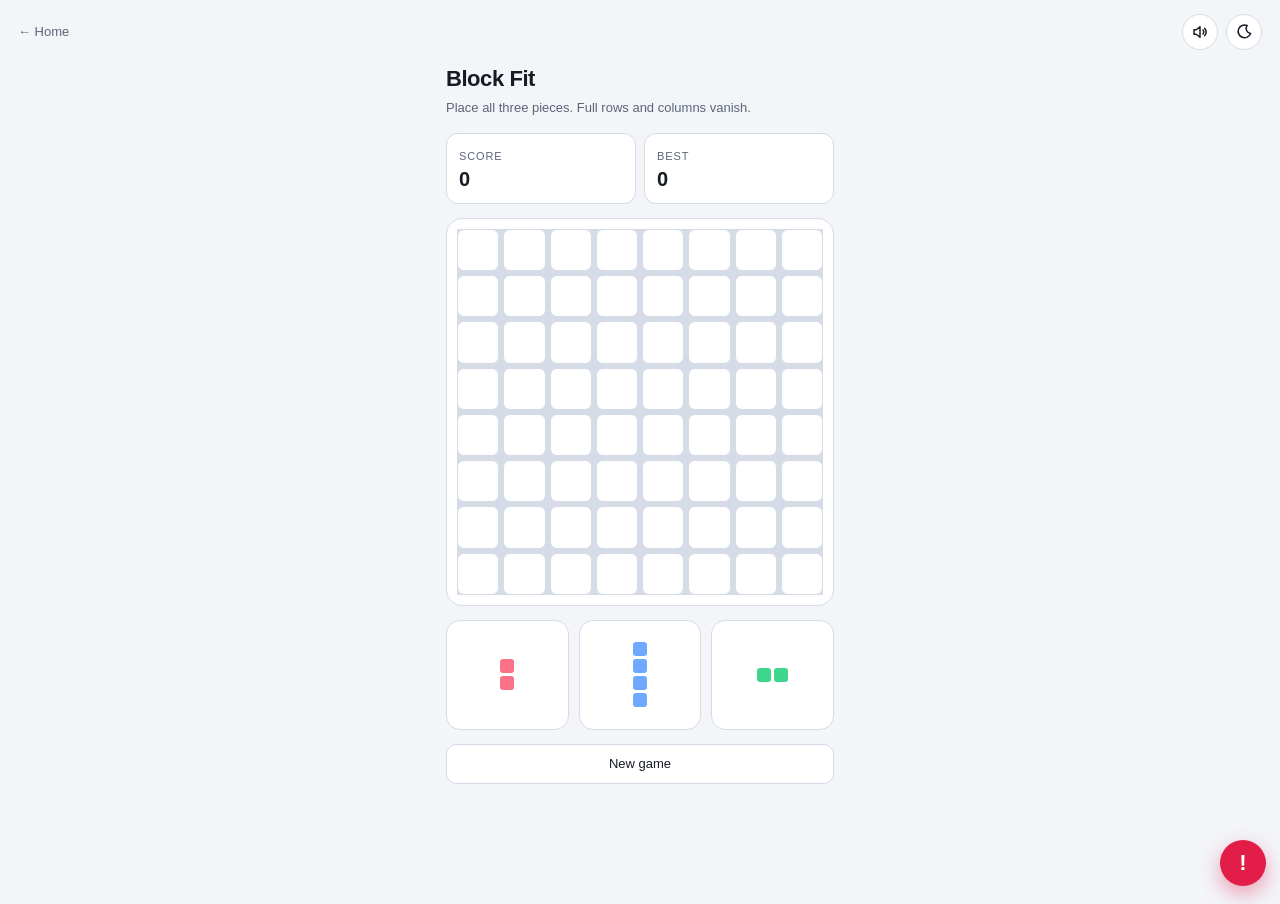
<file: games/block-fit/index.html>
<!DOCTYPE html>
<html lang="en">
<head>
  <meta charset="UTF-8" />
  <meta name="viewport" content="width=device-width, initial-scale=1, maximum-scale=1, user-scalable=no, viewport-fit=cover" />
  <title>Block Fit</title>
  <meta name="description" content="Place pieces, clear lines." />
  <meta name="referrer" content="no-referrer" />
  <link rel="icon" href="data:image/svg+xml,%3Csvg xmlns='http://www.w3.org/2000/svg' viewBox='0 0 16 16'%3E%3Crect width='16' height='16' rx='4' fill='%23171a21'/%3E%3Crect x='3' y='3' width='4' height='4' rx='1' fill='%236ea8ff'/%3E%3Crect x='8' y='3' width='5' height='4' rx='1' fill='%233dd68c'/%3E%3Crect x='3' y='8' width='10' height='5' rx='1' fill='%23ffb020'/%3E%3C/svg%3E" />
  <style>
    :root {
      --bg: #0f1115; --panel: #171a21; --panel-2: #1e232d; --line: #2a3140;
      --text: #e8edf5; --muted: #8b95a8; --accent: #6ea8ff; --gap: 4px;
    }
    * { box-sizing: border-box; }
    html, body { margin: 0; background: var(--bg); color: var(--text); font: 15px/1.4 -apple-system, BlinkMacSystemFont, "Segoe UI", sans-serif; }
    body { min-height: 100vh; touch-action: none; overflow-x: hidden; }
    .bar { display: flex; justify-content: space-between; align-items: center; padding: 14px 18px; gap: 8px; }
    .bar a { color: var(--muted); text-decoration: none; font-size: 13px; }
    .bar a:hover { color: var(--accent); }
    .bar button {
      appearance: none; background: var(--panel); border: 1px solid var(--line); color: var(--text);
      border-radius: 999px; padding: 6px 12px; cursor: pointer; font: inherit; font-size: 13px;
    }
    .wrap { max-width: 420px; margin: 0 auto; padding: 0 16px 48px; }
    h1 { font-size: 22px; letter-spacing: -.02em; margin: 0 0 4px; }
    .sub { color: var(--muted); font-size: 13px; margin: 0 0 16px; }
    .hud { display: flex; gap: 8px; margin-bottom: 14px; }
    .stat { flex: 1; background: var(--panel); border: 1px solid var(--line); border-radius: 12px; padding: 10px 12px; }
    .stat b { display: block; font-size: 20px; font-variant-numeric: tabular-nums; }
    .stat span { color: var(--muted); font-size: 11px; letter-spacing: .08em; text-transform: uppercase; }
    .stage { position: relative; }
    .board-wrap {
      background: var(--panel); border: 1px solid var(--line); border-radius: 16px; padding: 10px;
      transition: transform 80ms ease;
    }
    .board-wrap.shake { transform: translate(2px, -1px); }
    .board {
      display: grid; grid-template-columns: repeat(8, 1fr); gap: var(--gap);
      background: var(--line);
    }
    .cell {
      aspect-ratio: 1; border-radius: 7px; background: var(--panel); border: 1px solid var(--line);
      transition: transform 120ms ease, background 80ms ease, opacity 180ms ease;
    }
    .cell.on { border-color: transparent; }
    .cell.pop { transform: scale(1.08); }
    .cell.ghost { opacity: .5; }
    .cell.bad { background: #3a1d22 !important; }
    .cell.clearing { transform: scale(0); opacity: 0; }
    .fx { position: absolute; inset: 0; pointer-events: none; overflow: hidden; border-radius: 16px; }
    .spark {
      position: absolute; width: 8px; height: 8px; border-radius: 50%;
      animation: spark .45s ease-out forwards;
    }
    @keyframes spark {
      to { transform: translate(var(--dx), var(--dy)) scale(0); opacity: 0; }
    }
    .float {
      position: absolute; font-weight: 700; color: #fff; pointer-events: none;
      animation: float 700ms ease-out forwards; text-shadow: 0 2px 8px #000;
    }
    @keyframes float {
      to { transform: translateY(-36px); opacity: 0; }
    }
    .tray { display: grid; grid-template-columns: repeat(3, 1fr); gap: 10px; margin-top: 14px; }
    .piece {
      background: var(--panel); border: 1px solid var(--line); border-radius: 14px;
      display: grid; place-items: center; padding: 10px; cursor: grab; min-height: 110px; user-select: none;
    }
    .piece.selected { border-color: var(--accent); box-shadow: 0 0 0 1px var(--accent) inset; }
    .piece.used { opacity: .18; pointer-events: none; }
    .mini { display: grid; gap: 3px; }
    .mini i { display: block; width: 14px; height: 14px; border-radius: 3px; }
    .actions { display: flex; gap: 8px; margin-top: 14px; }
    .actions button {
      appearance: none; flex: 1; background: var(--panel); color: var(--text);
      border: 1px solid var(--line); border-radius: 10px; padding: 10px; cursor: pointer; font: inherit; font-size: 13px;
    }
    .overlay {
      position: fixed; inset: 0; background: rgba(8,10,14,.72); display: none; place-items: center; padding: 20px;
    }
    .overlay.show { display: grid; }
    .modal { background: var(--panel); border: 1px solid var(--line); border-radius: 16px; padding: 24px; width: min(360px, 100%); text-align: center; }
    .modal h2 { margin: 0 0 8px; }
    .modal p { color: var(--muted); margin: 0 0 16px; }
    .drag { position: fixed; pointer-events: none; z-index: 30; filter: drop-shadow(0 12px 18px rgba(0,0,0,.5)); }
  </style>
  <link rel="stylesheet" href="../../shared/site.css" />
  <script src="../../shared/site.js"></script>
</head>
<body>
  <div class="bar">
    <a href="../../">← Home</a>
    <button type="button" id="mute">Sound on</button>
  </div>
  <div class="wrap">
    <h1>Block Fit</h1>
    <p class="sub">Place all three pieces. Full rows and columns vanish.</p>
    <div class="hud">
      <div class="stat"><span>Score</span><b id="score">0</b></div>
      <div class="stat"><span>Best</span><b id="best">0</b></div>
    </div>
    <div class="stage">
      <div class="board-wrap" id="wrap"><div class="board" id="board"></div><div class="fx" id="fx"></div></div>
    </div>
    <div class="tray" id="tray"></div>
    <div class="actions"><button type="button" id="restart">New game</button></div>
  </div>
  <div class="overlay" id="over">
    <div class="modal">
      <h2>Board full</h2>
      <p id="overMsg">No more pieces fit.</p>
      <button type="button" id="again">Play again</button>
    </div>
  </div>
  <script>
    (function () {
      const SIZE = 8;
      const COLORS = ["#6ea8ff", "#3dd68c", "#ffb020", "#c084fc", "#fb7185"];
      const SHAPES = [
        [[0,0]], [[0,0],[0,1]], [[0,0],[1,0]],
        [[0,0],[0,1],[0,2]], [[0,0],[1,0],[2,0]],
        [[0,0],[0,1],[1,0],[1,1]],
        [[0,0],[0,1],[0,2],[0,3]], [[0,0],[1,0],[2,0],[3,0]],
        [[0,0],[0,1],[0,2],[1,2]], [[0,0],[1,0],[2,0],[2,1]],
        [[0,0],[0,1],[1,0]], [[0,1],[1,0],[1,1],[1,2]],
        [[0,0],[1,0],[1,1]], [[0,0],[0,1],[1,1],[1,2]],
        [[0,1],[0,2],[1,0],[1,1]],
        [[0,0],[1,0],[2,0],[2,1],[2,2]],
        [[0,0],[0,1],[0,2],[1,0],[2,0]],
        [[0,0],[0,1],[0,2],[1,1]], [[0,1],[1,0],[1,1],[2,1]]
      ];

      const boardEl = document.getElementById("board");
      const wrapEl = document.getElementById("wrap");
      const fxEl = document.getElementById("fx");
      const trayEl = document.getElementById("tray");
      const muteBtn = document.getElementById("mute");
      const cells = [];
      let grid = Array.from({ length: SIZE }, function () { return Array(SIZE).fill(0); });
      let score = 0;
      let best = parseInt(localStorage.getItem("block-fit-best") || "0", 10) || 0;
      let tray = [null, null, null];
      let selected = -1;
      let drag = null;
      let muted = localStorage.getItem("block-fit-mute") === "1";
      let audioCtx = null, master = null;

      document.getElementById("best").textContent = String(best);
      setMuteIcon(muteBtn, muted);

      for (let r = 0; r < SIZE; r++) {
        for (let c = 0; c < SIZE; c++) {
          const d = document.createElement("div");
          d.className = "cell";
          d.dataset.r = String(r);
          d.dataset.c = String(c);
          boardEl.appendChild(d);
          cells.push(d);
        }
      }
      function cellAt(r, c) { return cells[r * SIZE + c]; }

      function unlockAudio() {
        if (!audioCtx) {
          audioCtx = new (window.AudioContext || window.webkitAudioContext)();
          master = audioCtx.createGain();
          master.connect(audioCtx.destination);
          master.gain.value = muted ? 0 : 0.22;
        }
        if (audioCtx.state === "suspended") audioCtx.resume();
      }
      window.addEventListener("pointerdown", unlockAudio, { once: true });

      function tone(freq, dur, type, vol, slide) {
        if (!audioCtx || muted) return;
        const t = audioCtx.currentTime;
        const o = audioCtx.createOscillator();
        const g = audioCtx.createGain();
        o.type = type || "square";
        o.frequency.setValueAtTime(freq, t);
        if (slide) o.frequency.exponentialRampToValueAtTime(slide, t + dur);
        g.gain.setValueAtTime(vol || 0.12, t);
        g.gain.exponentialRampToValueAtTime(0.001, t + dur);
        o.connect(g); g.connect(master);
        o.start(t); o.stop(t + dur + 0.02);
      }
      function sfx(name, extra) {
        if (name === "pick") tone(420, 0.06, "triangle", 0.08);
        if (name === "place") { tone(180, 0.08, "square", 0.1); tone(360, 0.07, "triangle", 0.06); }
        if (name === "clear") {
          const n = extra || 1;
          tone(320 + n * 40, 0.16, "square", 0.12, 640 + n * 80);
          tone(160, 0.2, "sawtooth", 0.05);
        }
        if (name === "over") { tone(240, 0.28, "triangle", 0.1, 80); }
        if (name === "deny") tone(90, 0.1, "square", 0.08);
      }

      function randomPiece() {
        return {
          cells: SHAPES[Math.floor(Math.random() * SHAPES.length)].map(function (p) { return p.slice(); }),
          color: COLORS[Math.floor(Math.random() * COLORS.length)]
        };
      }
      function refillTray() {
        if (!tray.every(function (p) { return !p; })) return;
        var shapesFit = SHAPES.some(anyFitShape);
        if (!shapesFit) {
          tray = [randomPiece(), randomPiece(), randomPiece()];
          return;
        }
        var tries = 0, next;
        do {
          next = [randomPiece(), randomPiece(), randomPiece()];
          tries++;
        } while (tries < 80 && !next.some(anyFit));
        tray = next;
      }
      function anyFitShape(cells) {
        return anyFit({ cells: cells });
      }
      function canPlace(piece, r0, c0) {
        for (let i = 0; i < piece.cells.length; i++) {
          const r = r0 + piece.cells[i][0], c = c0 + piece.cells[i][1];
          if (r < 0 || c < 0 || r >= SIZE || c >= SIZE || grid[r][c]) return false;
        }
        return true;
      }
      function anyFit(piece) {
        for (let r = 0; r < SIZE; r++) for (let c = 0; c < SIZE; c++) if (canPlace(piece, r, c)) return true;
        return false;
      }

      function burst(r, c, color) {
        const el = cellAt(r, c);
        const br = wrapEl.getBoundingClientRect();
        const cr = el.getBoundingClientRect();
        const x = cr.left - br.left + cr.width / 2;
        const y = cr.top - br.top + cr.height / 2;
        for (let i = 0; i < 7; i++) {
          const s = document.createElement("div");
          s.className = "spark";
          const ang = Math.random() * Math.PI * 2, dist = 18 + Math.random() * 28;
          s.style.left = x + "px"; s.style.top = y + "px";
          s.style.background = color || "#fff";
          s.style.setProperty("--dx", Math.cos(ang) * dist + "px");
          s.style.setProperty("--dy", Math.sin(ang) * dist + "px");
          fxEl.appendChild(s);
          setTimeout(function () { s.remove(); }, 450);
        }
      }
      function floatText(text, r, c) {
        const el = cellAt(Math.max(0, Math.min(SIZE - 1, r)), Math.max(0, Math.min(SIZE - 1, c)));
        const br = wrapEl.getBoundingClientRect();
        const cr = el.getBoundingClientRect();
        const n = document.createElement("div");
        n.className = "float";
        n.textContent = text;
        n.style.left = (cr.left - br.left) + "px";
        n.style.top = (cr.top - br.top) + "px";
        fxEl.appendChild(n);
        setTimeout(function () { n.remove(); }, 700);
      }

      function place(piece, r0, c0) {
        piece.cells.forEach(function (p) {
          grid[r0 + p[0]][c0 + p[1]] = piece.color;
          const el = cellAt(r0 + p[0], c0 + p[1]);
          el.classList.add("pop");
          setTimeout(function () { el.classList.remove("pop"); }, 140);
        });
        sfx("place");
        let rows = [], cols = [];
        for (let r = 0; r < SIZE; r++) if (grid[r].every(Boolean)) rows.push(r);
        for (let c = 0; c < SIZE; c++) {
          let full = true;
          for (let r = 0; r < SIZE; r++) if (!grid[r][c]) { full = false; break; }
          if (full) cols.push(c);
        }
        const n = rows.length + cols.length;
        if (n) {
          rows.forEach(function (r) { for (let c = 0; c < SIZE; c++) burst(r, c, grid[r][c] || piece.color); });
          cols.forEach(function (c) { for (let r = 0; r < SIZE; r++) burst(r, c, grid[r][c] || piece.color); });
          rows.forEach(function (r) { for (let c = 0; c < SIZE; c++) { cellAt(r, c).classList.add("clearing"); grid[r][c] = 0; } });
          cols.forEach(function (c) { for (let r = 0; r < SIZE; r++) { cellAt(r, c).classList.add("clearing"); grid[r][c] = 0; } });
          wrapEl.classList.add("shake");
          setTimeout(function () { wrapEl.classList.remove("shake"); }, 100);
          sfx("clear", n);
          floatText("+" + (n * 10 * n), r0, c0);
          setTimeout(function () {
            cells.forEach(function (el) { el.classList.remove("clearing"); });
            paintBoard();
          }, 160);
        }
        score += piece.cells.length + (n ? n * 10 * n : 0);
        if (score > best) { best = score; localStorage.setItem("block-fit-best", String(best)); }
      }

      function paintBoard(ghost, valid) {
        for (let r = 0; r < SIZE; r++) {
          for (let c = 0; c < SIZE; c++) {
            const el = cellAt(r, c);
            if (!el.classList.contains("clearing")) {
              el.className = "cell" + (grid[r][c] ? " on" : "");
              el.style.background = grid[r][c] || "";
            }
          }
        }
        if (!ghost) return;
        ghost.cells.forEach(function (p) {
          const r = ghost.r + p[0], c = ghost.c + p[1];
          if (r < 0 || c < 0 || r >= SIZE || c >= SIZE) return;
          const el = cellAt(r, c);
          el.classList.add(valid ? "ghost" : "bad");
          if (valid) el.style.background = ghost.color;
        });
      }

      function renderMini(piece, cellPx) {
        const maxR = Math.max.apply(null, piece.cells.map(function (p) { return p[0]; }));
        const maxC = Math.max.apply(null, piece.cells.map(function (p) { return p[1]; }));
        const mini = document.createElement("div");
        mini.className = "mini";
        mini.style.gridTemplateColumns = "repeat(" + (maxC + 1) + ", " + cellPx + "px)";
        mini.style.gridTemplateRows = "repeat(" + (maxR + 1) + ", " + cellPx + "px)";
        for (let r = 0; r <= maxR; r++) {
          for (let c = 0; c <= maxC; c++) {
            const i = document.createElement("i");
            i.style.width = cellPx + "px"; i.style.height = cellPx + "px";
            const hit = piece.cells.some(function (p) { return p[0] === r && p[1] === c; });
            i.style.background = hit ? piece.color : "transparent";
            mini.appendChild(i);
          }
        }
        return mini;
      }

      function renderTray() {
        trayEl.textContent = "";
        tray.forEach(function (piece, idx) {
          const box = document.createElement("div");
          box.className = "piece" + (piece ? "" : " used") + (selected === idx ? " selected" : "");
          if (piece) {
            box.appendChild(renderMini(piece, 14));
            box.addEventListener("pointerdown", function (ev) { startDrag(ev, idx, box); });
          }
          trayEl.appendChild(box);
        });
      }

      function grabOffset(ev, box, piece) {
        const mini = box.querySelector(".mini");
        if (!mini) return { r: 0, c: 0 };
        const maxR = Math.max.apply(null, piece.cells.map(function (p) { return p[0]; }));
        const maxC = Math.max.apply(null, piece.cells.map(function (p) { return p[1]; }));
        const rect = mini.getBoundingClientRect();
        const cw = rect.width / (maxC + 1);
        const ch = rect.height / (maxR + 1);
        let offC = Math.floor((ev.clientX - rect.left) / cw);
        let offR = Math.floor((ev.clientY - rect.top) / ch);
        offC = Math.max(0, Math.min(maxC, offC));
        offR = Math.max(0, Math.min(maxR, offR));
        let best = piece.cells[0], bestD = 1e9;
        piece.cells.forEach(function (p) {
          const d = Math.abs(p[0] - offR) + Math.abs(p[1] - offC);
          if (d < bestD) { bestD = d; best = p; }
        });
        return { r: best[0], c: best[1] };
      }

      function hud() {
        document.getElementById("score").textContent = String(score);
        document.getElementById("best").textContent = String(best);
      }
      function checkOver() {
        const live = tray.filter(Boolean);
        if (!live.length) return;
        if (live.some(anyFit)) return;
        sfx("over");
        document.getElementById("overMsg").textContent = "Score " + score + (score >= best ? " · new best" : "");
        document.getElementById("over").classList.add("show");
      }
      function tryDrop(idx, r, c) {
        const piece = tray[idx];
        if (!piece || !canPlace(piece, r, c)) { sfx("deny"); return false; }
        place(piece, r, c);
        tray[idx] = null;
        selected = -1;
        refillTray();
        hud();
        paintBoard();
        renderTray();
        checkOver();
        return true;
      }

      function startDrag(ev, idx, box) {
        if (!tray[idx]) return;
        ev.preventDefault();
        unlockAudio();
        sfx("pick");
        const off = grabOffset(ev, box, tray[idx]);
        const ghost = renderMini(tray[idx], 22);
        ghost.classList.add("drag");
        document.body.appendChild(ghost);
        drag = { idx: idx, el: ghost, offR: off.r, offC: off.c, cell: 22, moved: false };
        selected = idx;
        renderTray();
        moveDrag(ev);
      }

      function boardCellSize() {
        const el = cells[0];
        return el ? el.getBoundingClientRect().width : 36;
      }

      function moveDrag(ev) {
        if (!drag) return;
        const size = 22;
        drag.el.style.left = (ev.clientX - (drag.offC + 0.5) * (size + 3)) + "px";
        drag.el.style.top = (ev.clientY - (drag.offR + 0.5) * (size + 3)) + "px";
        const pos = hoverCell(ev);
        if (pos) {
          const r = pos.r - drag.offR, c = pos.c - drag.offC;
          paintBoard({ r: r, c: c, cells: tray[drag.idx].cells, color: tray[drag.idx].color }, canPlace(tray[drag.idx], r, c));
        } else paintBoard();
      }

      function hoverCell(ev) {
        const t = document.elementFromPoint(ev.clientX, ev.clientY);
        if (!t || !t.classList || !t.classList.contains("cell")) return null;
        return { r: +t.dataset.r, c: +t.dataset.c };
      }

      function endDrag(ev) {
        if (!drag) return;
        const idx = drag.idx, offR = drag.offR, offC = drag.offC;
        const pos = hoverCell(ev);
        drag.el.remove();
        drag = null;
        if (pos) tryDrop(idx, pos.r - offR, pos.c - offC);
        else paintBoard();
      }

      window.addEventListener("pointermove", moveDrag);
      window.addEventListener("pointerup", endDrag);

      muteBtn.addEventListener("click", function () {
        unlockAudio();
        muted = !muted;
        localStorage.setItem("block-fit-mute", muted ? "1" : "0");
        setMuteIcon(muteBtn, muted);
        if (master) master.gain.setTargetAtTime(muted ? 0 : 0.22, audioCtx.currentTime, 0.02);
      });

      function reset() {
        grid = Array.from({ length: SIZE }, function () { return Array(SIZE).fill(0); });
        score = 0; tray = [null, null, null]; selected = -1;
        document.getElementById("over").classList.remove("show");
        refillTray(); hud(); paintBoard(); renderTray();
      }
      document.getElementById("restart").onclick = reset;
      document.getElementById("again").onclick = reset;
      reset();
    })();
  </script>
</body>
</html>
</file>
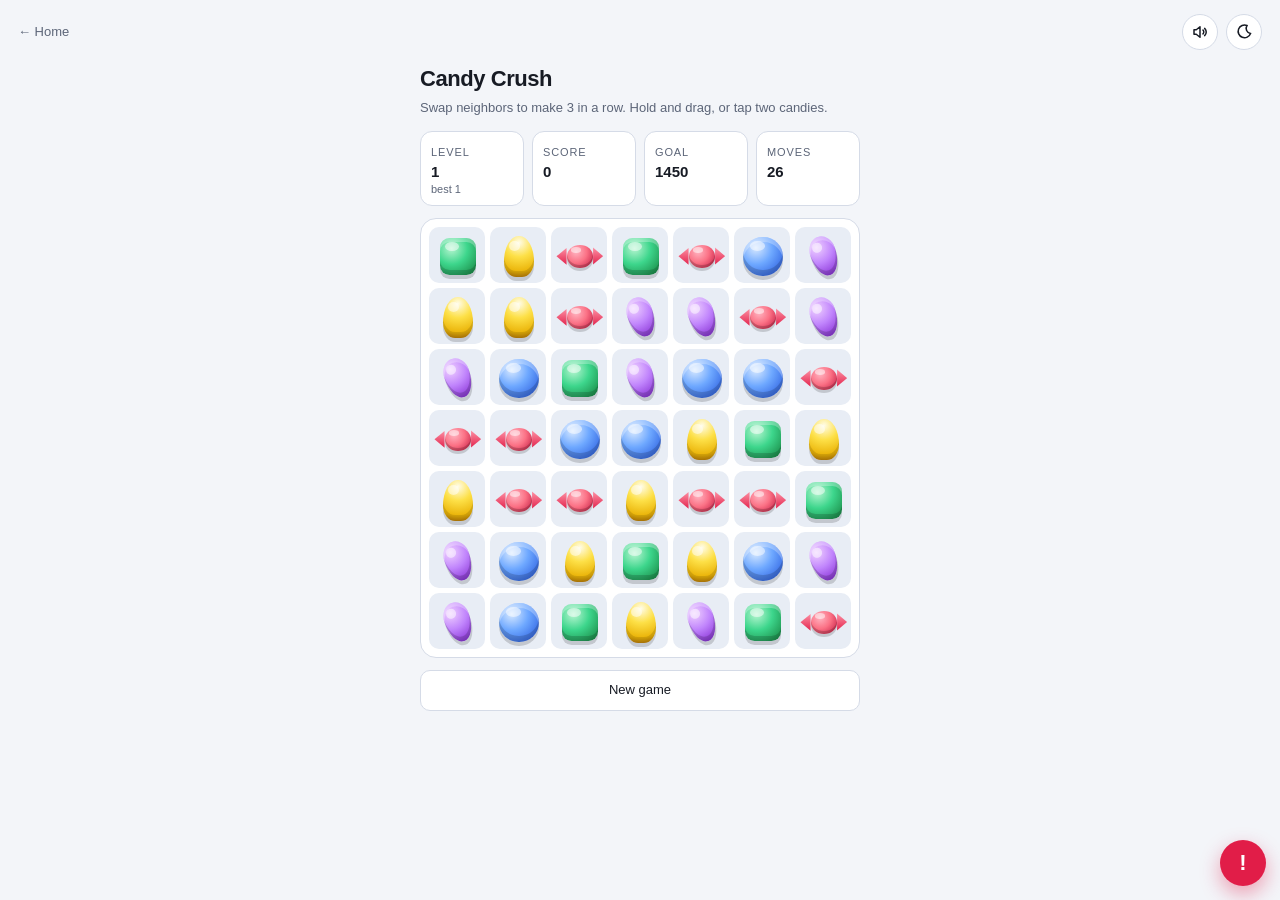
<file: games/candy-crush/index.html>
<!DOCTYPE html>
<html lang="en">
<head>
  <meta charset="UTF-8" />
  <meta name="viewport" content="width=device-width, initial-scale=1, maximum-scale=1, user-scalable=no, viewport-fit=cover" />
  <title>Candy Crush</title>
  <meta name="referrer" content="no-referrer" />
  <link rel="icon" href="data:image/svg+xml,%3Csvg xmlns='http://www.w3.org/2000/svg' viewBox='0 0 16 16'%3E%3Crect width='16' height='16' rx='4' fill='%23171a21'/%3E%3Ccircle cx='5' cy='6' r='2.2' fill='%23fb7185'/%3E%3Ccircle cx='11' cy='6' r='2.2' fill='%236ea8ff'/%3E%3Ccircle cx='8' cy='11' r='2.2' fill='%23ffb020'/%3E%3C/svg%3E" />
  <style>
    :root { --bg:#0f1115; --panel:#171a21; --line:#2a3140; --text:#e8edf5; --muted:#8b95a8; --accent:#6ea8ff; }
    * { box-sizing: border-box; }
    html, body {
      margin: 0; background: var(--bg); color: var(--text);
      font: 15px/1.4 -apple-system, BlinkMacSystemFont, "Segoe UI", sans-serif;
      touch-action: manipulation; -webkit-user-select: none; user-select: none;
      -webkit-touch-callout: none; -webkit-tap-highlight-color: transparent;
    }
    body { min-height: 100vh; overflow-x: hidden; }
    .bar { display: flex; justify-content: space-between; align-items: center; padding: 14px 18px; }
    .bar a { color: var(--muted); text-decoration: none; font-size: 13px; }
    .bar a:hover { color: var(--accent); }
    .bar button {
      appearance: none; background: var(--panel); border: 1px solid var(--line); color: var(--text);
      border-radius: 999px; padding: 6px 12px; cursor: pointer; font: inherit; font-size: 13px;
    }
    .wrap { width: min(440px, calc(100% - 20px)); margin: 0 auto 40px; }
    h1 { font-size: 22px; margin: 0 0 4px; letter-spacing: -.02em; }
    .sub { color: var(--muted); font-size: 13px; margin: 0 0 14px; }
    .hud { display: flex; gap: 8px; margin-bottom: 12px; }
    .stat { flex: 1; background: var(--panel); border: 1px solid var(--line); border-radius: 12px; padding: 8px 10px; }
    .stat b { display: block; font-variant-numeric: tabular-nums; }
    .stat i { display: block; color: var(--muted); font-size: 11px; font-style: normal; }
    .stat span { color: var(--muted); font-size: 11px; letter-spacing: .08em; text-transform: uppercase; }
    .board-wrap { position: relative; }
    .board {
      position: relative; display: grid; grid-template-columns: repeat(7, 1fr); gap: 5px;
      background: var(--panel); border: 1px solid var(--line); border-radius: 16px; padding: 8px;
      touch-action: none; overflow: hidden;
    }
    .cell {
      aspect-ratio: 1; border: 0; padding: 0; border-radius: 10px; background: var(--cell);
      cursor: pointer; z-index: 2; background-clip: padding-box;
    }
    .cell.on { box-shadow: 0 0 0 2px var(--accent) inset; }
    .piece {
      position: absolute; z-index: 3; display: grid; place-items: center; pointer-events: none;
      transition: left 180ms cubic-bezier(.2,.8,.2,1), top 200ms cubic-bezier(.2,.7,.2,1), transform 160ms ease;
    }
    .gem { position: relative; }
    .gem:after {
      content:""; position:absolute; left:16%; top:12%; width:38%; height:24%;
      background: rgba(255,255,255,.5); border-radius: 50%; pointer-events: none;
    }
    .t0 .gem {
      width: 48%; height: 42%; border-radius: 50%;
      background: radial-gradient(circle at 35% 30%, #ffb3c0, #fb7185 46%, #be123c);
      box-shadow: inset 0 -3px 0 rgba(0,0,0,.18), 0 3px 0 rgba(0,0,0,.16);
    }
    .t0 .twist {
      position: absolute; top: 32%; width: 18%; height: 36%;
      background: linear-gradient(#ff9aab, #e11d48);
      clip-path: polygon(0 50%, 100% 8%, 100% 92%);
    }
    .t0 .twist.l { left: 8%; }
    .t0 .twist.r { right: 8%; transform: scaleX(-1); }
    .t1 .gem {
      width: 70%; height: 70%; border-radius: 50%;
      background: radial-gradient(circle at 32% 28%, #d6e8ff, #6ea8ff 42%, #1d4ed8);
      box-shadow: inset 0 -6px 0 rgba(0,0,0,.16), inset 0 5px 0 rgba(255,255,255,.28), 0 4px 0 rgba(0,0,0,.16);
    }
    .t2 .gem {
      width: 66%; height: 66%; border-radius: 26%;
      background: radial-gradient(circle at 32% 28%, #b6f5d0, #3dd68c 44%, #15803d);
      box-shadow: inset 0 -5px 0 rgba(0,0,0,.16), inset 0 4px 0 rgba(255,255,255,.28), 0 4px 0 rgba(0,0,0,.16);
    }
    .t3 .gem {
      width: 52%; height: 74%;
      border-radius: 50% 50% 42% 42% / 62% 62% 38% 38%;
      background: radial-gradient(circle at 50% 16%, #fffce8, #fde047 38%, #eab308 78%, #a16207);
      box-shadow: inset 0 -6px 0 rgba(0,0,0,.12), 0 4px 0 rgba(0,0,0,.16);
    }
    .t4 .gem {
      width: 46%; height: 72%;
      border-radius: 50% 50% 50% 50% / 40% 40% 60% 60%;
      background: radial-gradient(circle at 32% 24%, #efd0ff, #c084fc 46%, #7e22ce);
      box-shadow: inset 0 -5px 0 rgba(0,0,0,.16), inset 0 4px 0 rgba(255,255,255,.28), 0 4px 0 rgba(0,0,0,.16);
      transform: rotate(-18deg);
    }
    .stripes {
      position: absolute; inset: 18%; pointer-events: none; z-index: 2; opacity: .95; border-radius: 8px;
    }
    .s1 .stripes {
      background: repeating-linear-gradient(90deg, rgba(255,255,255,.92) 0 3px, transparent 3px 7px);
      mix-blend-mode: overlay;
    }
    .s2 .stripes {
      background: repeating-linear-gradient(180deg, rgba(255,255,255,.92) 0 3px, transparent 3px 7px);
      mix-blend-mode: overlay;
    }
    .s3 .gem { transform: scale(.72); }
    .t4.s3 .gem { transform: rotate(-18deg) scale(.72); }
    .s3 .wrap {
      position: absolute; inset: 10%; border-radius: 50%;
      border: 3px solid #ffe08a;
      box-shadow: 0 0 10px #ffb020, inset 0 0 8px rgba(255,224,138,.8);
      background: conic-gradient(from 40deg, transparent 0 18%, rgba(255,224,138,.4) 0 26%, transparent 0 68%, rgba(255,224,138,.4) 0 76%, transparent 0);
    }
    .s3 .bow {
      position: absolute; top: 4%; width: 30%; height: 16%; background: #ffe08a; border-radius: 4px;
      box-shadow: 0 0 6px #ffb020;
    }
    .s4 .gem, .s4 .twist { display: none; }
    .s4 .bomb {
      width: 78%; height: 78%; border-radius: 50%; position: relative;
      background: conic-gradient(#fb7185, #ffb020, #3dd68c, #6ea8ff, #c084fc, #fb7185);
      animation: spin 1.6s linear infinite;
      box-shadow: 0 0 14px #ffb020, inset 0 0 0 3px rgba(15,17,21,.85);
    }
    .s4 .bomb:after {
      content:""; position:absolute; inset: 22%; background: #12151c; border-radius: 50%;
      box-shadow: inset 0 0 8px #ffb020;
    }
        @keyframes spin { to { transform: rotate(360deg); } }
    .piece.burst { animation: burst .22s ease forwards; z-index: 4; }
    @keyframes burst {
      0% { transform: scale(1); }
      40% { transform: scale(1.4); filter: brightness(1.4); }
      100% { transform: scale(0); opacity: 0; }
    }
    .piece.morph { animation: morph .34s ease; }
    @keyframes morph { 50% { transform: scale(1.28); filter: brightness(1.3); } }
    .fx { position: absolute; inset: 0; pointer-events: none; z-index: 6; overflow: hidden; }
    .spark {
      position: absolute; width: 8px; height: 8px; border-radius: 50%;
      animation: spark .45s ease-out forwards;
    }
    @keyframes spark { to { transform: translate(var(--dx), var(--dy)) scale(0); opacity: 0; } }
    .beam {
      position: absolute; background: linear-gradient(90deg, transparent, #fff, transparent);
      opacity: .85; border-radius: 99px; pointer-events: none;
      animation: fade .28s ease forwards;
    }
    .ring {
      position: absolute; border: 3px solid #ffe08a; border-radius: 50%;
      animation: ring .35s ease-out forwards;
    }
    @keyframes ring { to { transform: scale(2.2); opacity: 0; } }
    @keyframes fade { to { opacity: 0; } }
    .floater {
      position: absolute; font-weight: 800; color: #ffb020; font-size: 14px;
      text-shadow: 0 1px 0 #000; animation: rise .7s ease-out forwards; z-index: 7;
    }
    @keyframes rise { to { transform: translateY(-28px); opacity: 0; } }
    .overlay {
      position: absolute; inset: 0; border-radius: 16px; display: none;
      place-items: center; background: rgba(15,17,21,.78); text-align: center; z-index: 8; padding: 16px;
    }
    .overlay.show { display: grid; }
    .overlay b { display: block; font-size: 22px; margin-bottom: 4px; }
    .overlay span { color: var(--muted); font-size: 13px; }
    button.full {
      width: 100%; margin-top: 12px; appearance: none; background: var(--panel);
      border: 1px solid var(--line); color: var(--text); border-radius: 10px; padding: 10px;
      cursor: pointer; font: inherit; font-size: 13px;
    }
  </style>
  <link rel="stylesheet" href="../../shared/site.css" />
  <script src="../../shared/site.js"></script>
</head>
<body>
  <div class="bar">
    <a href="../../">← Home</a>
    <button type="button" id="mute">Sound on</button>
  </div>
  <div class="wrap">
    <h1>Candy Crush</h1>
    <p class="sub">Swap neighbors to make 3 in a row. Hold and drag, or tap two candies.</p>
    <div class="hud">
      <div class="stat"><span>Level</span><b id="level">1</b><i id="best">best 1</i></div>
      <div class="stat"><span>Score</span><b id="score">0</b></div>
      <div class="stat"><span>Goal</span><b id="goal">2500</b></div>
      <div class="stat"><span>Moves</span><b id="moves">30</b></div>
    </div>
    <div class="board-wrap">
      <div class="board" id="board">
        <div class="fx" id="fx"></div>
      </div>
      <div class="overlay" id="over"><div><b id="overTitle">Clear</b><span id="overHint">Tap to continue</span></div></div>
    </div>
    <button class="full" type="button" id="restart">New game</button>
  </div>
  <script>
    (function () {
      const N = 7, KINDS = 5, GAP = 5;
      let grid, cells = [], pieces = {}, nextId = 1, selected = null, busy = false;
      let score, moves, goal, level, combo, muted, audioCtx, master, dragFrom = null, best;
      const boardEl = document.getElementById("board");
      const fxEl = document.getElementById("fx");
      const overEl = document.getElementById("over");
      const muteBtn = document.getElementById("mute");
      muted = localStorage.getItem("candy-mute") === "1";
      best = parseInt(localStorage.getItem("candy-best") || "1", 10) || 1;
      setMuteIcon(muteBtn, muted);

      for (let i = 0; i < N * N; i++) {
        const b = document.createElement("button");
        b.className = "cell";
        b.type = "button";
        const r = Math.floor(i / N), c = i % N;
        b.addEventListener("pointerdown", function (e) {
          e.preventDefault();
          if (busy || overEl.classList.contains("show")) return;
          try { b.setPointerCapture(e.pointerId); } catch (err) {}
          dragFrom = { r: r, c: c };
          pick(r, c);
        });
        b.addEventListener("click", function (e) { e.preventDefault(); });
        boardEl.appendChild(b);
        cells.push(b);
      }
      boardEl.addEventListener("pointermove", function (e) {
        if (!dragFrom || busy) return;
        const hit = document.elementFromPoint(e.clientX, e.clientY);
        const cell = hit && hit.closest ? hit.closest(".cell") : null;
        if (!cell || !boardEl.contains(cell)) return;
        const i = cells.indexOf(cell);
        if (i < 0) return;
        const r = Math.floor(i / N), c = i % N;
        if (r !== dragFrom.r || c !== dragFrom.c) trySwap(dragFrom.r, dragFrom.c, r, c);
      });
      boardEl.addEventListener("pointerup", function () { dragFrom = null; });
      boardEl.addEventListener("pointercancel", function () { dragFrom = null; });

      function idx(r, c) { return r * N + c; }
      function inside(r, c) { return r >= 0 && c >= 0 && r < N && c < N; }
      function wait(ms) { return new Promise(function (res) { setTimeout(res, ms); }); }
      function candy() { return { t: Math.floor(Math.random() * KINDS), s: 0, id: nextId++ }; }

      function unlock() {
        if (!audioCtx) {
          audioCtx = new (window.AudioContext || window.webkitAudioContext)();
          master = audioCtx.createGain();
          master.gain.value = muted ? 0 : 0.16;
          master.connect(audioCtx.destination);
        }
        if (audioCtx.state === "suspended") audioCtx.resume();
      }
      function beep(freq, dur, type, vol, slide) {
        if (!audioCtx || muted) return;
        const t0 = audioCtx.currentTime;
        const o = audioCtx.createOscillator();
        const g = audioCtx.createGain();
        o.type = type || "sine";
        o.frequency.setValueAtTime(freq, t0);
        if (slide) o.frequency.exponentialRampToValueAtTime(slide, t0 + dur);
        g.gain.setValueAtTime(vol || 0.1, t0);
        g.gain.exponentialRampToValueAtTime(0.001, t0 + dur);
        o.connect(g); g.connect(master);
        o.start(t0); o.stop(t0 + dur + 0.02);
      }

      function hud() {
        document.getElementById("score").textContent = String(score);
        document.getElementById("moves").textContent = String(moves);
        document.getElementById("goal").textContent = String(goal);
        document.getElementById("level").textContent = String(level);
        document.getElementById("best").textContent = "best " + best;
      }

      function slotRect(r, c) {
        const rr = Math.max(0, Math.min(N - 1, r));
        const a = cells[idx(rr, c)].getBoundingClientRect();
        const b = boardEl.getBoundingClientRect();
        const s = a.width;
        return { x: a.left - b.left, y: a.top - b.top + (r - rr) * (s + GAP), s: s };
      }

      function stylePiece(el, x) {
        el.className = "piece t" + Math.max(0, x.t) + (x.s ? " s" + x.s : "");
        el.innerHTML = "";
        const gem = document.createElement("i");
        gem.className = "gem";
        el.appendChild(gem);
        if (x.t === 0 && x.s !== 4) {
          const l = document.createElement("i"); l.className = "twist l";
          const r = document.createElement("i"); r.className = "twist r";
          el.appendChild(l); el.appendChild(r);
        }
        if (x.s === 1 || x.s === 2) {
          const st = document.createElement("i");
          st.className = "stripes";
          el.appendChild(st);
        }
        if (x.s === 3) {
          const w = document.createElement("i");
          w.className = "wrap";
          el.appendChild(w);
          const bow = document.createElement("i");
          bow.className = "bow";
          el.appendChild(bow);
        }
        if (x.s === 4) {
          el.className = "piece s4";
          el.innerHTML = "";
          const bomb = document.createElement("i");
          bomb.className = "bomb";
          el.appendChild(bomb);
        }
      }

      function place(el, r, c, animate) {
        const p = slotRect(r, c);
        if (!animate) el.style.transition = "none";
        el.style.width = p.s + "px";
        el.style.height = p.s + "px";
        el.style.left = p.x + "px";
        el.style.top = p.y + "px";
        if (!animate) { el.getBoundingClientRect(); el.style.transition = ""; }
      }

      function makePiece(x, r, c, fromAbove) {
        const el = document.createElement("div");
        stylePiece(el, x);
        boardEl.appendChild(el);
        pieces[x.id] = el;
        if (fromAbove) {
          place(el, r - 3, c, false);
          requestAnimationFrame(function () { place(el, r, c, true); });
        } else {
          place(el, r, c, false);
        }
        return el;
      }

      function clearPieces() {
        Object.keys(pieces).forEach(function (id) { pieces[id].remove(); });
        pieces = {};
      }

      function syncPieces(animate) {
        const seen = {};
        for (let r = 0; r < N; r++) for (let c = 0; c < N; c++) {
          const x = grid[r][c];
          if (!x) continue;
          seen[x.id] = true;
          let el = pieces[x.id];
          if (!el) makePiece(x, r, c, animate);
          else {
            stylePiece(el, x);
            place(el, r, c, animate);
          }
        }
        Object.keys(pieces).forEach(function (id) {
          if (!seen[id]) { pieces[id].remove(); delete pieces[id]; }
        });
        cells.forEach(function (el, i) {
          const r = Math.floor(i / N), c = i % N;
          el.classList.toggle("on", selected && selected.r === r && selected.c === c);
        });
        hud();
      }

      function sparks(r, c, color, n) {
        const p = slotRect(r, c);
        for (let i = 0; i < n; i++) {
          const s = document.createElement("div");
          s.className = "spark";
          s.style.left = (p.x + p.s / 2) + "px";
          s.style.top = (p.y + p.s / 2) + "px";
          s.style.background = color;
          const a = Math.random() * Math.PI * 2, d = 12 + Math.random() * 28;
          s.style.setProperty("--dx", Math.cos(a) * d + "px");
          s.style.setProperty("--dy", Math.sin(a) * d + "px");
          fxEl.appendChild(s);
          setTimeout(function () { s.remove(); }, 450);
        }
      }

      function beam(kind, r, c) {
        const p = slotRect(r, c);
        const b = document.createElement("div");
        b.className = "beam";
        if (kind === 1) {
          const a = slotRect(r, 0), z = slotRect(r, N - 1);
          b.style.left = a.x + "px";
          b.style.top = (p.y + p.s / 2 - 3) + "px";
          b.style.width = (z.x + z.s - a.x) + "px";
          b.style.height = "6px";
        } else {
          const a = slotRect(0, c), z = slotRect(N - 1, c);
          b.style.left = (p.x + p.s / 2 - 3) + "px";
          b.style.top = a.y + "px";
          b.style.width = "6px";
          b.style.height = (z.y + z.s - a.y) + "px";
        }
        fxEl.appendChild(b);
        setTimeout(function () { b.remove(); }, 280);
      }

      function ringAt(r, c) {
        const p = slotRect(r, c);
        const d = document.createElement("div");
        d.className = "ring";
        d.style.left = p.x + "px";
        d.style.top = p.y + "px";
        d.style.width = p.s + "px";
        d.style.height = p.s + "px";
        fxEl.appendChild(d);
        setTimeout(function () { d.remove(); }, 350);
      }

      function floatScore(r, c, n) {
        const p = slotRect(r, c);
        const d = document.createElement("div");
        d.className = "floater";
        d.textContent = "+" + n;
        d.style.left = (p.x + 6) + "px";
        d.style.top = p.y + "px";
        fxEl.appendChild(d);
        setTimeout(function () { d.remove(); }, 700);
      }

      const COLORS = ["#fb7185", "#6ea8ff", "#3dd68c", "#fde047", "#c084fc"];

      function burstCell(r, c, pts) {
        const x = grid[r][c];
        if (!x) return;
        const el = pieces[x.id];
        if (el) {
          el.classList.add("burst");
          setTimeout(function () { if (el.parentNode) el.remove(); delete pieces[x.id]; }, 220);
        }
        sparks(r, c, COLORS[Math.max(0, x.t)] || "#ffb020", 8);
        if (x.s === 1) beam(1, r, c);
        if (x.s === 2) beam(2, r, c);
        if (x.s === 3) ringAt(r, c);
        if (pts) floatScore(r, c, pts);
      }

      function swapCells(r1, c1, r2, c2) {
        const t = grid[r1][c1];
        grid[r1][c1] = grid[r2][c2];
        grid[r2][c2] = t;
      }

      async function slideSwap(r1, c1, r2, c2) {
        const a = grid[r1][c1], b = grid[r2][c2];
        if (a && pieces[a.id]) place(pieces[a.id], r1, c1, true);
        if (b && pieces[b.id]) place(pieces[b.id], r2, c2, true);
        await wait(180);
      }

      function runsAt(g) {
        const h = [], v = [];
        for (let r = 0; r < N; r++) {
          let n = 1;
          for (let c = 1; c <= N; c++) {
            const same = c < N && g[r][c] && g[r][c - 1] && g[r][c].t >= 0 && g[r][c].t === g[r][c - 1].t;
            if (same) n++;
            else { if (n >= 3) h.push({ r: r, c0: c - n, c1: c - 1, n: n }); n = 1; }
          }
        }
        for (let c = 0; c < N; c++) {
          let n = 1;
          for (let r = 1; r <= N; r++) {
            const same = r < N && g[r][c] && g[r - 1][c] && g[r][c].t >= 0 && g[r][c].t === g[r - 1][c].t;
            if (same) n++;
            else { if (n >= 3) v.push({ c: c, r0: r - n, r1: r - 1, n: n }); n = 1; }
          }
        }
        return { h: h, v: v };
      }

      function matchSet(g) {
        const set = {};
        const rv = runsAt(g);
        rv.h.forEach(function (run) {
          for (let c = run.c0; c <= run.c1; c++) set[idx(run.r, c)] = true;
        });
        rv.v.forEach(function (run) {
          for (let r = run.r0; r <= run.r1; r++) set[idx(r, run.c)] = true;
        });
        return { set: set, runs: rv };
      }

      function hasMatch(g) { return Object.keys(matchSet(g).set).length > 0; }

      function wouldMatch(r1, c1, r2, c2) {
        const a = grid[r1][c1], b = grid[r2][c2];
        if (!a || !b) return false;
        if (a.s === 4 || b.s === 4 || (a.s && b.s)) return true;
        swapCells(r1, c1, r2, c2);
        const ok = hasMatch(grid);
        swapCells(r1, c1, r2, c2);
        return ok;
      }

      function hasMove() {
        for (let r = 0; r < N; r++) for (let c = 0; c < N; c++) {
          if (c + 1 < N && wouldMatch(r, c, r, c + 1)) return true;
          if (r + 1 < N && wouldMatch(r, c, r + 1, c)) return true;
        }
        return false;
      }

      function shuffle() {
        const pool = [];
        for (let r = 0; r < N; r++) for (let c = 0; c < N; c++) pool.push(grid[r][c]);
        for (let k = 0; k < 40; k++) {
          for (let i = pool.length - 1; i > 0; i--) {
            const j = Math.floor(Math.random() * (i + 1));
            const t = pool[i]; pool[i] = pool[j]; pool[j] = t;
          }
          let n = 0;
          for (let r = 0; r < N; r++) for (let c = 0; c < N; c++) grid[r][c] = pool[n++];
          if (!hasMatch(grid) && hasMove()) return;
        }
      }

      function fillFresh() {
        grid = [];
        for (let r = 0; r < N; r++) {
          grid[r] = [];
          for (let c = 0; c < N; c++) {
            let x, guard = 0;
            do {
              x = candy();
              guard++;
              const left2 = c >= 2 && grid[r][c - 1].t === x.t && grid[r][c - 2].t === x.t;
              const up2 = r >= 2 && grid[r - 1][c].t === x.t && grid[r - 2][c].t === x.t;
              if (!left2 && !up2) break;
            } while (guard < 12);
            grid[r][c] = x;
          }
        }
        if (hasMatch(grid) || !hasMove()) shuffle();
      }

      function addClear(out, r, c) {
        if (!inside(r, c) || !grid[r][c]) return;
        out[idx(r, c)] = true;
      }

      function explodeFrom(out, fired, r, c) {
        const key = idx(r, c);
        if (fired[key] || !grid[r][c]) return;
        fired[key] = true;
        const s = grid[r][c].s;
        addClear(out, r, c);
        if (s === 1) { for (let i = 0; i < N; i++) addClear(out, r, i); }
        if (s === 2) { for (let i = 0; i < N; i++) addClear(out, i, c); }
        if (s === 3) {
          for (let dr = -1; dr <= 1; dr++) for (let dc = -1; dc <= 1; dc++) addClear(out, r + dr, c + dc);
        }
        if (s === 4) {
          const counts = {};
          for (let rr = 0; rr < N; rr++) for (let cc = 0; cc < N; cc++) {
            if (grid[rr][cc] && grid[rr][cc].t >= 0) counts[grid[rr][cc].t] = true;
          }
          const list = Object.keys(counts);
          if (list.length) {
            const color = +list[Math.floor(Math.random() * list.length)];
            for (let rr = 0; rr < N; rr++) for (let cc = 0; cc < N; cc++) {
              if (grid[rr][cc] && grid[rr][cc].t === color) addClear(out, rr, cc);
            }
          }
        }
      }

      function resolveSpecialSwap(r1, c1, r2, c2, out, fired) {
        const a = grid[r1][c1], b = grid[r2][c2];
        if (a.s === 4 && b.s === 4) {
          for (let r = 0; r < N; r++) for (let c = 0; c < N; c++) addClear(out, r, c);
          return true;
        }
        if (a.s === 4 || b.s === 4) {
          const color = a.s === 4 ? b.t : a.t;
          const other = a.s === 4 ? { r: r2, c: c2 } : { r: r1, c: c1 };
          addClear(out, r1, c1); addClear(out, r2, c2);
          for (let r = 0; r < N; r++) for (let c = 0; c < N; c++) {
            if (grid[r][c] && grid[r][c].t === color) addClear(out, r, c);
          }
          if (grid[other.r][other.c] && grid[other.r][other.c].s) explodeFrom(out, fired, other.r, other.c);
          return true;
        }
        if (a.s && b.s) {
          explodeFrom(out, fired, r1, c1);
          explodeFrom(out, fired, r2, c2);
          return true;
        }
        return false;
      }

      function gravity() {
        for (let c = 0; c < N; c++) {
          let w = N - 1;
          for (let r = N - 1; r >= 0; r--) {
            if (grid[r][c]) { grid[w][c] = grid[r][c]; if (w !== r) grid[r][c] = null; w--; }
          }
          while (w >= 0) { grid[w][c] = candy(); w--; }
        }
      }

      async function cascade(swap) {
        combo = 0;
        let first = true;
        for (let step = 0; step < 20; step++) {
          const out = {}, fired = {};
          if (first && swap) resolveSpecialSwap(swap.r1, swap.c1, swap.r2, swap.c2, out, fired);
          first = false;
          const found = matchSet(grid);
          const keys = Object.keys(found.set);
          if (!keys.length && !Object.keys(out).length) break;
          keys.forEach(function (k) { out[k] = true; });
          let chained = true;
          while (chained) {
            chained = false;
            Object.keys(out).forEach(function (k) {
              const r = Math.floor(+k / N), c = +k % N;
              if (grid[r][c] && grid[r][c].s && !fired[+k]) {
                explodeFrom(out, fired, r, c);
                chained = true;
              }
            });
          }
          let spawn = null;
          const both = {};
          found.runs.h.forEach(function (run) {
            for (let c = run.c0; c <= run.c1; c++) both[idx(run.r, c)] = (both[idx(run.r, c)] || 0) | 1;
          });
          found.runs.v.forEach(function (run) {
            for (let r = run.r0; r <= run.r1; r++) both[idx(r, run.c)] = (both[idx(r, run.c)] || 0) | 2;
          });
          Object.keys(both).forEach(function (k) { if (both[k] === 3) spawn = { i: +k, s: 3 }; });
          found.runs.h.concat(found.runs.v).forEach(function (run) {
            if (run.n >= 5) {
              const i = idx(run.r !== undefined ? run.r : run.r0 + 2, run.c !== undefined ? run.c : run.c0 + 2);
              spawn = { i: i, s: 4 };
            } else if (run.n === 4 && (!spawn || spawn.s < 3)) {
              const s = run.r !== undefined ? 1 : 2;
              const mid = idx(run.r !== undefined ? run.r : Math.floor((run.r0 + run.r1) / 2), run.c !== undefined ? run.c : Math.floor((run.c0 + run.c1) / 2));
              spawn = { i: mid, s: s };
            }
          });
          if (spawn && swap) {
            const mi = idx(swap.moved.r, swap.moved.c);
            if (out[mi]) spawn.i = mi;
          }
          combo++;
          const pts = 60 * combo;
          score += Object.keys(out).length * pts + (spawn ? 200 : 0);
          beep(380 + combo * 70, 0.08, "triangle", 0.08, 520 + combo * 80);
          const keep = spawn && out[spawn.i] ? spawn.i : -1;
          Object.keys(out).forEach(function (k) {
            if (+k === keep) return;
            const r = Math.floor(+k / N), c = +k % N;
            burstCell(r, c, pts);
          });
          await wait(220);
          Object.keys(out).forEach(function (k) {
            if (+k === keep) return;
            const r = Math.floor(+k / N), c = +k % N;
            grid[r][c] = null;
          });
          if (keep >= 0) {
            const r = Math.floor(keep / N), c = keep % N;
            const color = (swap && swap.color >= 0) ? swap.color : grid[r][c].t;
            const id = grid[r][c].id;
            grid[r][c] = { t: spawn.s === 4 ? -1 : color, s: spawn.s, id: id };
            const el = pieces[id];
            if (el) { stylePiece(el, grid[r][c]); el.classList.remove("burst"); el.classList.add("morph"); }
          }
          gravity();
          syncPieces(true);
          hud();
          await wait(210);
          if (score >= goal) return "win";
        }
        if (!hasMove()) { shuffle(); syncPieces(true); beep(240, 0.12, "sine", 0.08); }
        return "ok";
      }

      function pick(r, c) {
        unlock();
        if (selected && !(selected.r === r && selected.c === c)) {
          trySwap(selected.r, selected.c, r, c);
          return;
        }
        selected = { r: r, c: c };
        cells.forEach(function (el, i) {
          el.classList.toggle("on", Math.floor(i / N) === r && (i % N) === c);
        });
      }

      async function trySwap(r1, c1, r2, c2) {
        if (busy) return;
        if (Math.abs(r1 - r2) + Math.abs(c1 - c2) !== 1) { selected = { r: r2, c: c2 }; pick(r2, c2); return; }
        busy = true;
        dragFrom = null;
        selected = null;
        cells.forEach(function (el) { el.classList.remove("on"); });
        const valid = wouldMatch(r1, c1, r2, c2);
        const color = grid[r1][c1] && grid[r1][c1].t >= 0 ? grid[r1][c1].t : (grid[r2][c2] && grid[r2][c2].t);
        swapCells(r1, c1, r2, c2);
        await slideSwap(r1, c1, r2, c2);
        if (!valid) {
          beep(160, 0.08, "square", 0.05);
          swapCells(r1, c1, r2, c2);
          await slideSwap(r1, c1, r2, c2);
          busy = false;
          return;
        }
        beep(420, 0.06, "sine", 0.07);
        moves--;
        hud();
        const result = await cascade({ r1: r1, c1: c1, r2: r2, c2: c2, moved: { r: r2, c: c2 }, color: color });
        persist();
        busy = false;
        if (result === "win") return end(true);
        if (moves <= 0 && score < goal) return end(false);
      }

      function persist() {
        try {
          localStorage.setItem("candy-save", JSON.stringify({
            level: level,
            score: score,
            moves: moves,
            over: overEl.classList.contains("show") ? document.getElementById("overTitle").textContent : "",
            grid: grid ? grid.map(function (row) {
              return row.map(function (x) { return x ? { t: x.t, s: x.s } : null; });
            }) : null
          }));
          if (level > best) {
            best = level;
            localStorage.setItem("candy-best", String(best));
          }
        } catch (err) {}
        hud();
      }

      function end(win) {
        busy = true;
        document.getElementById("overTitle").textContent = win ? "Level " + level + " clear" : "Out of moves";
        document.getElementById("overHint").textContent = win ? "Tap for the next level" : "Tap to retry";
        overEl.classList.add("show");
        if (win) {
          beep(523, 0.12, "sine", 0.1); beep(659, 0.16, "triangle", 0.1); beep(784, 0.28, "sine", 0.12);
          if (level + 1 > best) { best = level + 1; localStorage.setItem("candy-best", String(best)); }
        } else beep(140, 0.25, "triangle", 0.1, 70);
        persist();
      }

      function startLevel(resetAll) {
        if (resetAll) {
          level = 1;
          try { localStorage.removeItem("candy-save"); } catch (err) {}
        }
        score = 0;
        goal = Math.round(900 + level * 550);
        moves = Math.max(16, 26 - Math.floor(level / 2));
        busy = false;
        selected = null;
        dragFrom = null;
        overEl.classList.remove("show");
        fxEl.textContent = "";
        clearPieces();
        fillFresh();
        syncPieces(false);
        persist();
      }

      function restore() {
        let saved = null;
        try { saved = JSON.parse(localStorage.getItem("candy-save") || "null"); } catch (err) { saved = null; }
        if (!saved || !saved.grid || saved.grid.length !== N) return false;
        level = saved.level || 1;
        score = saved.score || 0;
        goal = Math.round(900 + level * 550);
        moves = saved.moves;
        nextId = 1;
        grid = saved.grid.map(function (row) {
          return row.map(function (x) { return x ? { t: x.t, s: x.s, id: nextId++ } : null; });
        });
        busy = false;
        selected = null;
        dragFrom = null;
        fxEl.textContent = "";
        clearPieces();
        syncPieces(false);
        if (saved.over) {
          document.getElementById("overTitle").textContent = saved.over;
          document.getElementById("overHint").textContent = saved.over.indexOf("clear") >= 0 ? "Tap for the next level" : "Tap to retry";
          overEl.classList.add("show");
          busy = true;
        }
        hud();
        return true;
      }

      overEl.addEventListener("click", function () {
        if (!overEl.classList.contains("show")) return;
        const win = document.getElementById("overTitle").textContent.indexOf("clear") >= 0;
        if (win) level++;
        startLevel(false);
      });
      document.getElementById("restart").onclick = function () { startLevel(true); };
      window.addEventListener("keydown", function (e) {
        if (!overEl.classList.contains("show")) return;
        e.preventDefault();
        overEl.click();
      });
      muteBtn.onclick = function () {
        unlock();
        muted = !muted;
        localStorage.setItem("candy-mute", muted ? "1" : "0");
        setMuteIcon(muteBtn, muted);
        if (master) master.gain.setTargetAtTime(muted ? 0 : 0.16, audioCtx.currentTime, 0.02);
      };
      window.addEventListener("resize", function () { if (grid) syncPieces(false); });
      if (!restore()) startLevel(true);
    })();
  </script>
</body>
</html>
</file>
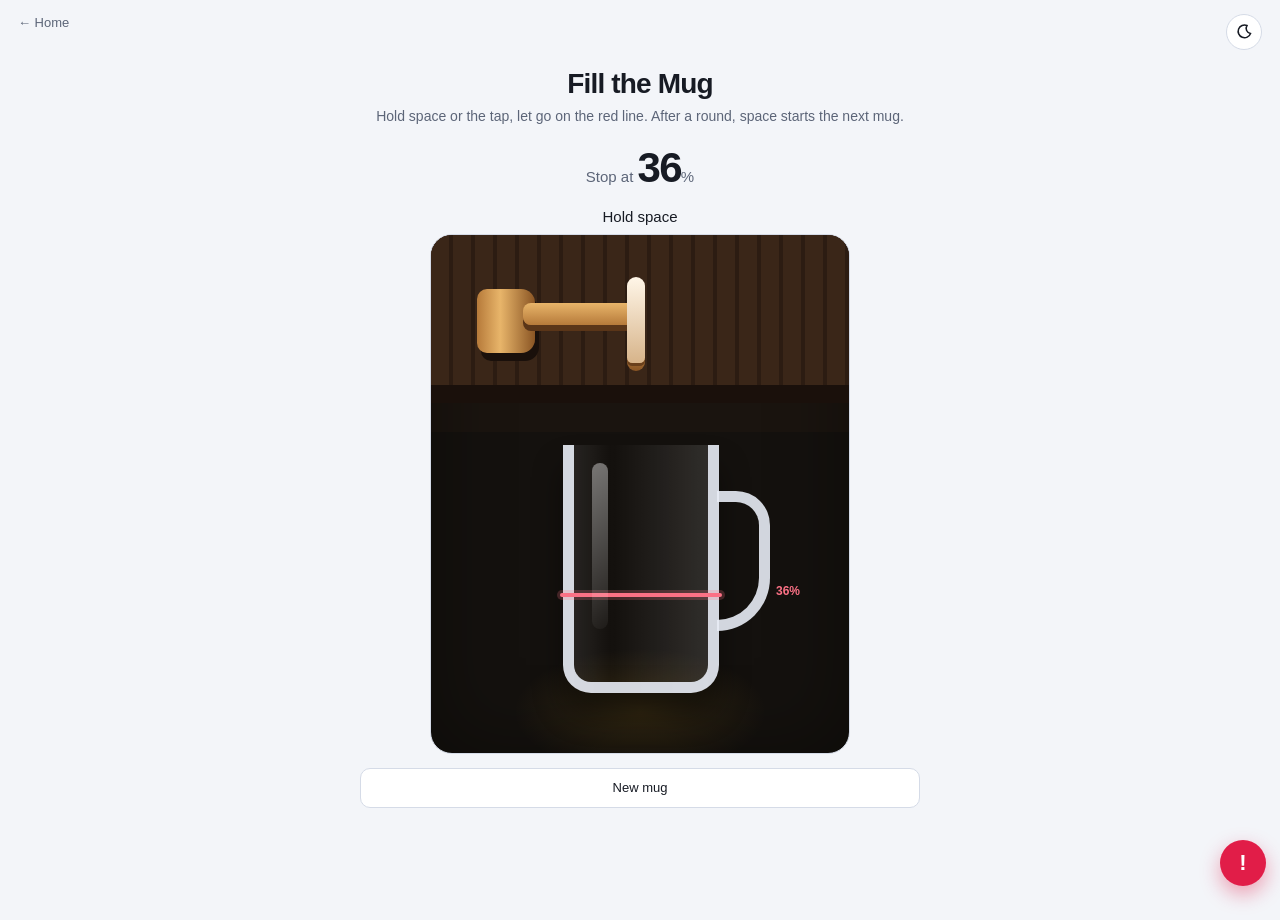
<file: games/fill-the-mug/index.html>
<!DOCTYPE html>
<html lang="en">
<head>
  <meta charset="UTF-8" />
  <meta name="viewport" content="width=device-width, initial-scale=1, viewport-fit=cover" />
  <title>Fill the Mug</title>
  <meta name="referrer" content="no-referrer" />
  <link rel="icon" href="data:image/svg+xml,%3Csvg xmlns='http://www.w3.org/2000/svg' viewBox='0 0 16 16'%3E%3Crect width='16' height='16' rx='4' fill='%23171a21'/%3E%3Crect x='5' y='4' width='6' height='9' rx='1' fill='none' stroke='%23ffb020' stroke-width='1.4'/%3E%3C/svg%3E" />
  <style>
    :root { --bg:#0c0e13; --panel:#171a21; --line:#2a3140; --text:#e8edf5; --muted:#8b95a8; --accent:#6ea8ff; --beer:#e0a92a; --foam:#f7f1d6; }
    * { box-sizing: border-box; }
    html, body { margin: 0; background: var(--bg); color: var(--text); font: 15px/1.4 -apple-system, BlinkMacSystemFont, "Segoe UI", sans-serif; }
    html, body, .stage, .handle, .wrap {
      -webkit-user-select: none; user-select: none;
      -webkit-touch-callout: none; -webkit-tap-highlight-color: transparent;
    }
    body { min-height: 100vh; overflow-x: hidden; touch-action: manipulation; }
    .bar { display: flex; justify-content: space-between; padding: 14px 18px; }
    .bar a { color: var(--muted); text-decoration: none; font-size: 13px; }
    .bar a:hover { color: var(--accent); }
    .wrap { width: min(560px, calc(100% - 24px)); margin: 0 auto 40px; text-align: center; }
    h1 { font-size: 28px; margin: 0 0 4px; letter-spacing: -.03em; }
    .sub { color: var(--muted); font-size: 14px; margin: 0 0 12px; }
    .target { font-size: 15px; color: var(--muted); margin: 0; }
    .target b { color: var(--text); font-size: 42px; letter-spacing: -.04em; }
    .readout { min-height: 1.5em; margin: 8px 0 6px; color: var(--text); }
    .stage {
      position: relative; height: 520px; margin: 6px auto 0; width: min(420px, 100%);
      touch-action: none;
      background:
        radial-gradient(180px 90px at 50% 92%, rgba(224,169,42,.16), transparent 70%),
        linear-gradient(#1a140f 0 38%, #14110e 38% 100%);
      border: 1px solid var(--line); border-radius: 22px; overflow: hidden;
      box-shadow: inset 0 0 80px rgba(0,0,0,.35);
    }
    .shelf {
      position: absolute; left: 0; right: 0; top: 0; height: 168px;
      background:
        repeating-linear-gradient(90deg, #3a2618 0 18px, #2c1c12 18px 22px),
        linear-gradient(#4a3222, #24160f);
      box-shadow: inset 0 -18px 0 #1a100b;
    }
    .tap-body {
      position: absolute; left: 46px; top: 54px; width: 58px; height: 64px;
      background: linear-gradient(90deg, #b67a3a, #e8b56a 40%, #8a5524);
      border-radius: 10px 14px 14px 10px;
      box-shadow: 4px 8px 0 #1a100b;
    }
    .arm {
      position: absolute; left: 92px; top: 68px; width: 118px; height: 22px;
      background: linear-gradient(#e8b56a, #b67a3a);
      border-radius: 8px; box-shadow: 0 6px 0 #5a3518;
    }
    .spout {
      position: absolute; left: 196px; top: 88px; width: 18px; height: 48px;
      background: linear-gradient(#e8b56a, #8a5524); border-radius: 0 0 12px 12px;
    }
    .handle {
      position: absolute; left: 150px; top: 0; width: 110px; height: 170px;
      background: transparent; border: 0; cursor: pointer; z-index: 5;
      touch-action: none; -webkit-user-select: none; user-select: none;
    }
    .handle i {
      display: block; width: 18px; height: 86px; margin: 0 auto;
      background: linear-gradient(#fff6e8, #d7b48a); border-radius: 10px 10px 6px 6px;
      transform-origin: 50% 100%; transition: transform 80ms; box-shadow: 0 3px 0 #6a401c;
    }
    .handle.on i { transform: rotate(12deg); }
    .pour {
      position: absolute; left: 201px; top: 134px; width: 9px; height: 0;
      background: linear-gradient(var(--foam), var(--beer) 30%, var(--beer));
      border-radius: 0 0 5px 5px; pointer-events: none; z-index: 2; opacity: 0;
    }
    .pour.on { opacity: .95; }
    .pour:after {
      content:""; position: absolute; left: 50%; bottom: -3px; width: 18px; height: 8px;
      margin-left: -9px; background: var(--beer); border-radius: 50%; opacity: .85;
    }
    .mug {
      position: absolute; left: 132px; top: 210px; width: 156px; height: 248px;
      border: 11px solid rgba(232,237,245,.9); border-top: 0; border-radius: 0 0 28px 28px;
      background: linear-gradient(90deg, rgba(255,255,255,.08), transparent 28%, rgba(255,255,255,.12) 100%);
      box-shadow: 0 22px 30px rgba(0,0,0,.4);
    }
    .mug:after {
      content:""; position:absolute; right:-62px; top:46px; width:42px; height:118px;
      border: 11px solid rgba(232,237,245,.9); border-left: 0; border-radius: 0 58px 90px 0;
    }
    .shine {
      position: absolute; left: 18px; top: 18px; width: 16px; height: 70%;
      background: linear-gradient(rgba(255,255,255,.4), rgba(255,255,255,.04));
      border-radius: 10px; z-index: 4; pointer-events: none;
    }
    .liquid {
      position: absolute; left: 0; bottom: 0; width: 100%; height: 0%;
      background: linear-gradient(var(--foam) 0 12px, #f0d36a 22px, var(--beer) 36px 100%);
      border-radius: 0 0 16px 16px;
      overflow: hidden;
    }
    .liquid:before {
      content:""; position: absolute; left: 0; right: 0; top: 0; height: 2px;
      background: rgba(255,255,255,.65); z-index: 2;
    }
    .foam {
      position: absolute; left: 0; right: 0; top: 0; height: 14px;
      background: radial-gradient(circle at 20% 70%, #fff 0 18%, transparent 19%),
                  radial-gradient(circle at 50% 80%, #fff 0 16%, transparent 17%),
                  radial-gradient(circle at 80% 65%, #fff 0 20%, transparent 21%),
                  var(--foam);
      display: none;
      pointer-events: none;
    }
    .liquid.on .foam { display: block; }
    .bubbles { position:absolute; inset:0; overflow:hidden; pointer-events:none; }
    .bubbles span {
      position:absolute; bottom:10%; width:7px; height:7px; border-radius:50%;
      background: rgba(255,255,255,.5); animation: up 1.8s linear infinite;
    }
    @keyframes up { to { transform: translateY(-140px); opacity: 0; } }
    .goal {
      position: absolute; left: -14px; right: -14px; height: 4px; background: #fb7185;
      box-shadow: 0 0 0 3px rgba(251,113,133,.22); z-index: 3; border-radius: 2px;
    }
    .goal:before {
      content: attr(data-label); position: absolute; right: -78px; top: -10px;
      color: #fb7185; font-size: 12px; font-weight: 700; white-space: nowrap;
    }
    .fx { position: absolute; inset: 0; pointer-events: none; overflow: hidden; }
    .spark {
      position: absolute; width: 10px; height: 10px; border-radius: 50%;
      animation: spark .8s ease-out forwards;
    }
    @keyframes spark { to { transform: translate(var(--dx), var(--dy)) scale(0); opacity: 0; } }
    .mug.hit { animation: punch .35s ease; }
    .mug.miss { animation: shake .35s ease; }
    @keyframes punch { 50% { transform: scale(1.04); filter: brightness(1.18); } }
    @keyframes shake { 25% { transform: translateX(-6px); } 75% { transform: translateX(6px); } }
    .actions { display: flex; gap: 8px; margin-top: 14px; }
    .actions button {
      flex: 1; appearance: none; background: var(--panel); border: 1px solid var(--line); color: var(--text);
      border-radius: 10px; padding: 10px; cursor: pointer; font: inherit; font-size: 13px;
    }
    @media (max-width: 520px) {
      .stage { height: 460px; }
      .mug { left: calc(50% - 78px); }
      .goal:before { right: auto; left: 100%; margin-left: 8px; }
    }
  </style>
  <link rel="stylesheet" href="../../shared/site.css" />
  <script src="../../shared/site.js"></script>
</head>
<body>
  <div class="bar"><a href="../../">← Home</a></div>
  <div class="wrap">
    <h1>Fill the Mug</h1>
    <p class="sub">Hold space or the tap, let go on the red line. After a round, space starts the next mug.</p>
    <p class="target">Stop at <b id="goalPct">50</b>%</p>
    <p class="readout" id="readout">Hold space</p>
    <div class="stage" id="stage">
      <div class="shelf"></div>
      <div class="tap-body"></div>
      <div class="arm"></div>
      <div class="spout"></div>
      <button class="handle" id="handle" type="button" aria-label="Pour"><i></i></button>
      <div class="pour" id="pour"></div>
      <div class="mug" id="mug">
        <div class="shine"></div>
        <div class="goal" id="goalLine" data-label="target"></div>
        <div class="liquid" id="liquid"><div class="foam"></div><div class="bubbles" id="bubbles"></div></div>
      </div>
      <div class="fx" id="fx"></div>
    </div>
    <div class="actions"><button type="button" id="reset">New mug</button></div>
  </div>
  <script>
    (function () {
      const liquid = document.getElementById("liquid");
      const pour = document.getElementById("pour");
      const handle = document.getElementById("handle");
      const readout = document.getElementById("readout");
      const goalLine = document.getElementById("goalLine");
      const mug = document.getElementById("mug");
      const fx = document.getElementById("fx");
      const POUR_TOP = 134;
      const MUG_INNER_TOP = 210;
      const MUG_INNER_H = 237;
      let level = 0, target = 50, pouring = false, done = false, last = 0, speed = 0, skipStop = false;
      let audioCtx, master, pourGain, pourFilter, bubbleTimer;

      for (let i = 0; i < 10; i++) {
        const s = document.createElement("span");
        s.style.left = (8 + Math.random() * 80) + "%";
        s.style.animationDelay = (Math.random() * 1.6) + "s";
        document.getElementById("bubbles").appendChild(s);
      }

      function unlock() {
        if (!audioCtx) {
          audioCtx = new (window.AudioContext || window.webkitAudioContext)();
          master = audioCtx.createGain();
          master.connect(audioCtx.destination);
          const len = audioCtx.sampleRate * 2;
          const buf = audioCtx.createBuffer(1, len, audioCtx.sampleRate);
          const data = buf.getChannelData(0);
          for (let i = 0; i < len; i++) data[i] = Math.random() * 2 - 1;
          const src = audioCtx.createBufferSource();
          src.buffer = buf; src.loop = true;
          pourFilter = audioCtx.createBiquadFilter();
          pourFilter.type = "bandpass";
          pourFilter.frequency.value = 1100;
          pourFilter.Q.value = 0.55;
          const low = audioCtx.createBiquadFilter();
          low.type = "lowpass";
          low.frequency.value = 1600;
          pourGain = audioCtx.createGain();
          pourGain.gain.value = 0;
          src.connect(pourFilter); pourFilter.connect(low); low.connect(pourGain); pourGain.connect(master);
          src.start();
        }
        if (audioCtx.state === "suspended") audioCtx.resume();
      }
      function bubble() {
        if (!audioCtx || !pouring) return;
        const t = audioCtx.currentTime;
        const o = audioCtx.createOscillator();
        const g = audioCtx.createGain();
        o.type = "sine";
        o.frequency.setValueAtTime(700 + Math.random() * 500, t);
        o.frequency.exponentialRampToValueAtTime(1400 + Math.random() * 400, t + 0.08);
        g.gain.setValueAtTime(0.03, t);
        g.gain.exponentialRampToValueAtTime(0.001, t + 0.09);
        o.connect(g); g.connect(master);
        o.start(t); o.stop(t + 0.1);
      }
      function beep(freq, dur, type, vol, slide) {
        if (!audioCtx) return;
        const t = audioCtx.currentTime;
        const o = audioCtx.createOscillator();
        const g = audioCtx.createGain();
        o.type = type || "sine";
        o.frequency.setValueAtTime(freq, t);
        if (slide) o.frequency.exponentialRampToValueAtTime(slide, t + dur);
        g.gain.setValueAtTime(vol || 0.12, t);
        g.gain.exponentialRampToValueAtTime(0.001, t + dur);
        o.connect(g); g.connect(master);
        o.start(t); o.stop(t + dur + 0.02);
      }
      function celebrate() {
        mug.classList.remove("miss"); mug.classList.add("hit");
        beep(523, 0.12, "sine", 0.12); beep(659, 0.16, "triangle", 0.1); beep(784, 0.28, "sine", 0.12, 1046);
        const br = mug.getBoundingClientRect(), sr = document.getElementById("stage").getBoundingClientRect();
        for (let i = 0; i < 28; i++) {
          const s = document.createElement("div");
          s.className = "spark";
          s.style.left = (br.left - sr.left + 78) + "px";
          s.style.top = (br.top - sr.top + 50) + "px";
          s.style.background = ["#ffb020", "#f7f1d6", "#6ea8ff", "#3dd68c"][i % 4];
          const a = Math.random() * Math.PI * 2, d = 50 + Math.random() * 90;
          s.style.setProperty("--dx", Math.cos(a) * d + "px");
          s.style.setProperty("--dy", Math.sin(a) * d + "px");
          fx.appendChild(s);
          setTimeout(function () { s.remove(); }, 800);
        }
      }
      function setTarget() {
        target = 18 + Math.floor(Math.random() * 67);
        document.getElementById("goalPct").textContent = String(target);
        goalLine.style.bottom = target + "%";
        goalLine.setAttribute("data-label", target + "%");
      }
      function streamToLiquid() {
        const surface = MUG_INNER_TOP + MUG_INNER_H * (1 - level / 100);
        pour.style.height = pouring ? Math.max(0, surface - POUR_TOP) + "px" : "0px";
      }
      function setPour(on) {
        if (done && on) return;
        pouring = on;
        handle.classList.toggle("on", on);
        pour.classList.toggle("on", on);
        if (on) speed = 28;
        streamToLiquid();
        if (pourGain && audioCtx) {
          pourGain.gain.setTargetAtTime(on ? 0.045 : 0, audioCtx.currentTime, 0.05);
          if (on) bubbleTimer = setInterval(bubble, 140);
          else { clearInterval(bubbleTimer); bubbleTimer = null; }
        }
      }
      function stop() {
        if (!pouring && level === 0) return;
        setPour(false);
        if (done) return;
        done = true;
        const diff = Math.abs(level - target);
        const rounded = Math.round(level * 10) / 10;
        if (diff <= 1.2) {
          readout.textContent = "Nailed it — " + rounded + "%  ·  space for another";
          celebrate();
        } else {
          mug.classList.remove("hit"); mug.classList.add("miss");
          beep(140, 0.22, "triangle", 0.1, 70);
          readout.textContent = rounded + "%  ·  needed " + target + "%  ·  space for a new mug";
        }
      }
      function beginPour() {
        unlock();
        if (done) { reset(); skipStop = true; }
        setPour(true);
      }
      function endPour() {
        if (skipStop) {
          skipStop = false;
          if (level < 1.5) { setPour(false); return; }
        }
        if (pouring) stop();
      }
      function loop(t) {
        const dt = Math.min(0.04, (t - last) / 1000 || 0.016);
        last = t;
        if (pouring && !done) {
          speed += 38 * dt;
          level = Math.min(100, level + speed * dt);
          liquid.style.height = level + "%";
          liquid.classList.toggle("on", level > 2);
          streamToLiquid();
          if (pourFilter) pourFilter.frequency.setTargetAtTime(900 + level * 6, audioCtx.currentTime, 0.05);
          if (level >= 100) stop();
        }
        requestAnimationFrame(loop);
      }
      function reset() {
        level = 0; done = false; pouring = false; speed = 0;
        liquid.style.height = "0%";
        liquid.classList.remove("on");
        mug.classList.remove("hit", "miss");
        readout.textContent = "Hold space";
        setPour(false);
        setTarget();
      }
      handle.addEventListener("pointerdown", function (e) { e.preventDefault(); beginPour(); });
      handle.addEventListener("touchstart", function (e) { e.preventDefault(); beginPour(); }, { passive: false });
      window.addEventListener("pointerup", endPour);
      window.addEventListener("touchend", endPour);
      window.addEventListener("keydown", function (e) {
        if (e.code !== "Space" || e.repeat) return;
        e.preventDefault();
        beginPour();
      });
      window.addEventListener("keyup", function (e) {
        if (e.code === "Space") endPour();
      });
      document.getElementById("reset").onclick = reset;
      reset();
      requestAnimationFrame(loop);
    })();
  </script>
</body>
</html>
</file>
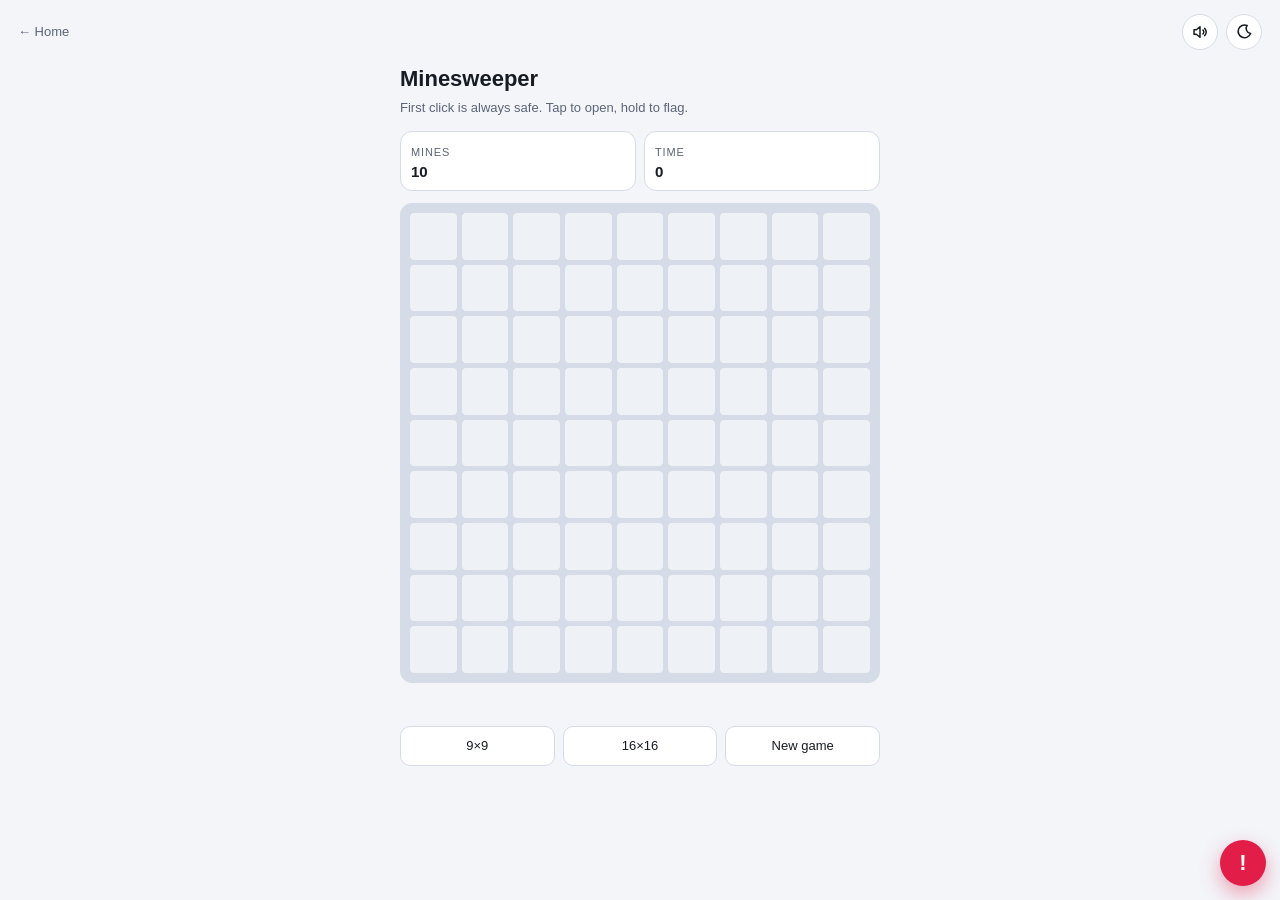
<file: games/minesweeper/index.html>
<!DOCTYPE html>
<html lang="en">
<head>
  <meta charset="UTF-8" />
  <meta name="viewport" content="width=device-width, initial-scale=1, viewport-fit=cover" />
  <title>Minesweeper</title>
  <meta name="referrer" content="no-referrer" />
  <link rel="icon" href="data:image/svg+xml,%3Csvg xmlns='http://www.w3.org/2000/svg' viewBox='0 0 16 16'%3E%3Crect width='16' height='16' rx='4' fill='%23171a21'/%3E%3Ccircle cx='8' cy='8' r='3.5' fill='%236ea8ff'/%3E%3C/svg%3E" />
  <style>
    :root { --bg:#0f1115; --panel:#171a21; --line:#2a3140; --text:#e8edf5; --muted:#8b95a8; --accent:#6ea8ff; }
    * { box-sizing: border-box; }
    html, body { margin: 0; background: var(--bg); color: var(--text); font: 15px/1.4 -apple-system, BlinkMacSystemFont, "Segoe UI", sans-serif; }
    html, body {
      -webkit-user-select: none; user-select: none;
      -webkit-touch-callout: none; -webkit-tap-highlight-color: transparent;
    }
    .bar { display: flex; justify-content: space-between; align-items: center; padding: 14px 18px; }
    .bar a { color: var(--muted); text-decoration: none; font-size: 13px; }
    .bar a:hover { color: var(--accent); }
    .bar button {
      appearance: none; background: var(--panel); border: 1px solid var(--line); color: var(--text);
      border-radius: 999px; padding: 6px 12px; cursor: pointer; font: inherit; font-size: 13px;
    }
    .wrap { width: min(480px, calc(100% - 24px)); margin: 0 auto 48px; }
    h1 { font-size: 22px; margin: 0 0 4px; }
    .sub { color: var(--muted); font-size: 13px; margin: 0 0 14px; }
    .hud { display: flex; gap: 8px; margin-bottom: 12px; }
    .stat { flex: 1; background: var(--panel); border: 1px solid var(--line); border-radius: 12px; padding: 8px 10px; }
    .stat b { display: block; font-variant-numeric: tabular-nums; }
    .stat span { color: var(--muted); font-size: 11px; letter-spacing: .08em; text-transform: uppercase; }
    .board {
      display: grid; gap: 3px; background: var(--line); border: 1px solid var(--line);
      border-radius: 12px; padding: 8px; user-select: none; transition: transform 80ms;
      touch-action: none; -webkit-touch-callout: none;
    }
    .board.shake { transform: translate(3px, -2px); }
    .board.win { box-shadow: 0 0 0 1px #3dd68c inset; }
    .cell {
      aspect-ratio: 1; border: 1px solid var(--line); border-radius: 5px; background: var(--panel-2, var(--panel)); color: var(--text);
      font: 700 13px/1 ui-monospace, SFMono-Regular, Menlo, monospace; cursor: pointer;
      transform: scale(1); transition: transform 90ms ease, background 90ms ease;
      touch-action: none; -webkit-user-select: none; user-select: none; -webkit-touch-callout: none;
    }
    .cell.open { background: var(--bg); cursor: default; border-color: transparent; }
    .cell.mine { background: #3a1d22; color: #fb7185; animation: boom .28s ease; }
    .cell.flag { background: var(--panel); color: #ffb020; border-color: var(--accent); }
    .cell.pop { transform: scale(1.12); }
    @keyframes boom { 0% { transform: scale(.6); } 70% { transform: scale(1.18); } 100% { transform: scale(1); } }
    .n1 { color: #6ea8ff; } .n2 { color: #3dd68c; } .n3 { color: #fb7185; }
    .n4 { color: #c084fc; } .n5 { color: #ffb020; } .n6 { color: #67e8f9; }
    .actions { display: flex; gap: 8px; margin-top: 12px; }
    .actions button {
      flex: 1; appearance: none; background: var(--panel); border: 1px solid var(--line); color: var(--text);
      border-radius: 10px; padding: 10px; cursor: pointer; font: inherit; font-size: 13px;
    }
    .status { text-align: center; color: var(--muted); margin: 10px 0 0; min-height: 1.4em; }
  </style>
  <link rel="stylesheet" href="../../shared/site.css" />
  <script src="../../shared/site.js"></script>
</head>
<body>
  <div class="bar">
    <a href="../../">← Home</a>
    <button type="button" id="mute">Sound on</button>
  </div>
  <div class="wrap">
    <h1>Minesweeper</h1>
    <p class="sub">First click is always safe. Tap to open, hold to flag.</p>
    <div class="hud">
      <div class="stat"><span>Mines</span><b id="left">10</b></div>
      <div class="stat"><span>Time</span><b id="time">0</b></div>
    </div>
    <div class="board" id="board"></div>
    <p class="status" id="status"></p>
    <div class="actions">
      <button type="button" data-diff="9,9,10">9×9</button>
      <button type="button" data-diff="16,16,40">16×16</button>
      <button type="button" id="restart">New game</button>
    </div>
  </div>
  <script>
    (function () {
      let W = 9, H = 9, MINES = 10;
      let mines, open, flag, nums, started, dead, won, t0, tick, cells = [], canRestart = false;
      let muted, audioCtx, master;
      const boardEl = document.getElementById("board");
      const statusEl = document.getElementById("status");
      const muteBtn = document.getElementById("mute");
      muted = localStorage.getItem("mines-mute") === "1";
      setMuteIcon(muteBtn, muted);

      function unlock() {
        if (!audioCtx) {
          audioCtx = new (window.AudioContext || window.webkitAudioContext)();
          master = audioCtx.createGain();
          master.connect(audioCtx.destination);
          master.gain.value = muted ? 0 : 0.18;
        }
        if (audioCtx.state === "suspended") audioCtx.resume();
      }
      function beep(freq, dur, type, vol, slide) {
        if (!audioCtx || muted) return;
        const t = audioCtx.currentTime;
        const o = audioCtx.createOscillator();
        const g = audioCtx.createGain();
        o.type = type || "square";
        o.frequency.setValueAtTime(freq, t);
        if (slide) o.frequency.exponentialRampToValueAtTime(slide, t + dur);
        g.gain.setValueAtTime(vol || 0.1, t);
        g.gain.exponentialRampToValueAtTime(0.001, t + dur);
        o.connect(g); g.connect(master);
        o.start(t); o.stop(t + dur + 0.02);
      }

      function idx(r, c) { return r * W + c; }
      function neigh(r, c) {
        const out = [];
        for (let dr = -1; dr <= 1; dr++) for (let dc = -1; dc <= 1; dc++) {
          if (!dr && !dc) continue;
          const rr = r + dr, cc = c + dc;
          if (rr >= 0 && cc >= 0 && rr < H && cc < W) out.push([rr, cc]);
        }
        return out;
      }

      function placeMines(safeR, safeC) {
        mines = Array(H * W).fill(false);
        const banned = {};
        banned[idx(safeR, safeC)] = true;
        neigh(safeR, safeC).forEach(function (p) { banned[idx(p[0], p[1])] = true; });
        let spots = [];
        for (let i = 0; i < H * W; i++) if (!banned[i]) spots.push(i);
        for (let i = spots.length - 1; i > 0; i--) {
          const j = Math.floor(Math.random() * (i + 1));
          const t = spots[i]; spots[i] = spots[j]; spots[j] = t;
        }
        const n = Math.min(MINES, spots.length);
        for (let i = 0; i < n; i++) mines[spots[i]] = true;
        nums = Array(H * W).fill(0);
        for (let r = 0; r < H; r++) for (let c = 0; c < W; c++) {
          if (mines[idx(r, c)]) continue;
          nums[idx(r, c)] = neigh(r, c).filter(function (p) { return mines[idx(p[0], p[1])]; }).length;
        }
      }

      function paintOne(i, pop) {
        const el = cells[i];
        el.className = "cell";
        el.textContent = "";
        if (flag[i] && !open[i]) { el.classList.add("flag"); el.textContent = "▲"; return; }
        if (!open[i]) return;
        el.classList.add("open");
        if (pop) {
          el.classList.add("pop");
          setTimeout(function () { el.classList.remove("pop"); }, 120);
        }
        if (mines[i]) { el.classList.add("mine"); el.textContent = "●"; return; }
        if (nums[i]) { el.textContent = String(nums[i]); el.classList.add("n" + nums[i]); }
      }
      function hud() {
        document.getElementById("left").textContent = String(Math.max(0, MINES - flag.filter(Boolean).length));
      }

      function flood(r, c) {
        const queue = [[r, c, 0]];
        const seen = {};
        const order = [];
        while (queue.length) {
          const p = queue.shift();
          const i = idx(p[0], p[1]);
          if (seen[i] || flag[i]) continue;
          seen[i] = true;
          order.push({ i: i, d: p[2] });
          if (nums[i] === 0 && !mines[i]) {
            neigh(p[0], p[1]).forEach(function (n) { queue.push([n[0], n[1], p[2] + 1]); });
          }
        }
        order.forEach(function (o) {
          setTimeout(function () {
            if (dead) return;
            open[o.i] = true;
            paintOne(o.i, true);
            if (o.d % 3 === 0) beep(420 + o.d * 8, 0.04, "sine", 0.04);
            checkWin();
          }, Math.min(o.d * 18, 420));
        });
      }

      function checkWin() {
        if (dead || won) return;
        let hidden = 0;
        for (let i = 0; i < H * W; i++) if (!open[i]) hidden++;
        if (hidden === MINES) {
          won = true;
          statusEl.textContent = "Cleared";
          stopTimer();
          boardEl.classList.add("win");
          beep(523, 0.12, "sine", 0.1); beep(659, 0.16, "triangle", 0.1); beep(784, 0.28, "sine", 0.12);
          for (let i = 0; i < mines.length; i++) if (mines[i]) { flag[i] = true; paintOne(i); }
          hud();
        }
      }

      function boom(hit) {
        dead = true;
        canRestart = false;
        stopTimer();
        statusEl.textContent = "Boom";
        boardEl.classList.add("shake");
        beep(90, 0.35, "sawtooth", 0.14, 40);
        beep(180, 0.2, "square", 0.08);
        const idxs = [];
        for (let i = 0; i < mines.length; i++) if (mines[i]) idxs.push(i);
        idxs.forEach(function (i, n) {
          setTimeout(function () { open[i] = true; paintOne(i, true); }, 40 + n * 45);
        });
        const wait = 40 + Math.max(0, idxs.length - 1) * 45 + 220;
        setTimeout(function () {
          boardEl.classList.remove("shake");
          canRestart = true;
          statusEl.textContent = "Boom · click the board";
        }, wait);
      }

      function click(r, c, which) {
        if (dead && canRestart && which !== 2) { reset(); return; }
        if (dead || won) return;
        unlock();
        const i = idx(r, c);
        if (!started) {
          placeMines(r, c);
          started = true;
          t0 = Date.now();
          tick = setInterval(function () {
            document.getElementById("time").textContent = String(Math.floor((Date.now() - t0) / 1000));
          }, 250);
        }
        if (which === 2) {
          if (open[i]) return;
          flag[i] = !flag[i];
          paintOne(i);
          hud();
          beep(flag[i] ? 300 : 180, 0.06, "triangle", 0.07);
          return;
        }
        if (flag[i]) return;
        if (mines[i]) { open[i] = true; paintOne(i, true); boom(i); return; }
        flood(r, c);
        hud();
      }

      function stopTimer() { if (tick) clearInterval(tick); tick = null; }

      function reset(w, h, m) {
        if (w) { W = w; H = h; MINES = m; }
        stopTimer();
        mines = []; open = Array(H * W).fill(false); flag = Array(H * W).fill(false);
        nums = Array(H * W).fill(0); started = false; dead = false; won = false; canRestart = false;
        document.getElementById("time").textContent = "0";
        document.getElementById("left").textContent = String(MINES);
        statusEl.textContent = "";
        boardEl.classList.remove("shake", "win");
        boardEl.style.gridTemplateColumns = "repeat(" + W + ", 1fr)";
        boardEl.textContent = "";
        cells = [];
        for (let r = 0; r < H; r++) for (let c = 0; c < W; c++) {
          const b = document.createElement("button");
          b.className = "cell";
          b.type = "button";
          let holdTimer = null, held = false;
          b.addEventListener("pointerdown", function (e) {
            if (e.pointerType === "mouse" && e.button !== 0) return;
            e.preventDefault();
            held = false;
            holdTimer = setTimeout(function () {
              held = true;
              click(r, c, 2);
            }, 420);
          });
          function cancelHold() { clearTimeout(holdTimer); holdTimer = null; }
          b.addEventListener("pointerup", function (e) {
            const wasHeld = held;
            cancelHold();
            if (wasHeld) { held = false; return; }
            if (e.pointerType === "mouse" && e.button !== 0) return;
            click(r, c, 1);
          });
          b.addEventListener("pointercancel", function () { cancelHold(); held = false; });
          b.addEventListener("contextmenu", function (e) { e.preventDefault(); click(r, c, 2); });
          boardEl.appendChild(b);
          cells.push(b);
        }
      }

      muteBtn.onclick = function () {
        unlock();
        muted = !muted;
        localStorage.setItem("mines-mute", muted ? "1" : "0");
        setMuteIcon(muteBtn, muted);
        if (master) master.gain.setTargetAtTime(muted ? 0 : 0.18, audioCtx.currentTime, 0.02);
      };
      document.getElementById("restart").onclick = function () { reset(); };
      document.querySelectorAll("[data-diff]").forEach(function (btn) {
        btn.onclick = function () {
          const p = btn.getAttribute("data-diff").split(",").map(Number);
          reset(p[0], p[1], p[2]);
        };
      });
      reset();
    })();
  </script>
</body>
</html>
</file>
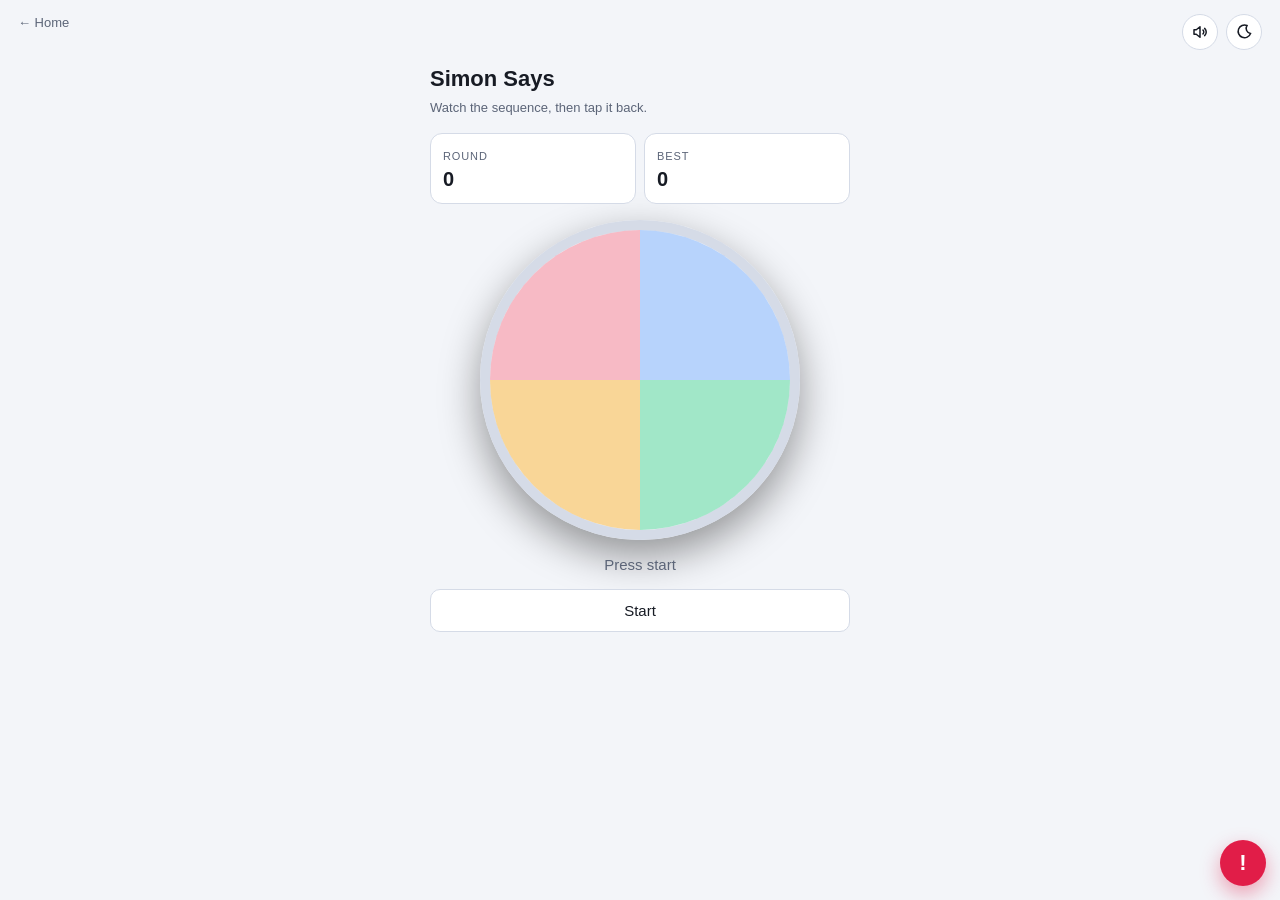
<file: games/simon/index.html>
<!DOCTYPE html>
<html lang="en">
<head>
  <meta charset="UTF-8" />
  <meta name="viewport" content="width=device-width, initial-scale=1, viewport-fit=cover" />
  <title>Simon Says</title>
  <meta name="referrer" content="no-referrer" />
  <link rel="icon" href="data:image/svg+xml,%3Csvg xmlns='http://www.w3.org/2000/svg' viewBox='0 0 16 16'%3E%3Crect width='16' height='16' rx='4' fill='%23171a21'/%3E%3Ccircle cx='8' cy='8' r='5' fill='none' stroke='%236ea8ff' stroke-width='1.5'/%3E%3C/svg%3E" />
  <style>
    :root { --bg:#0f1115; --panel:#171a21; --line:#2a3140; --text:#e8edf5; --muted:#8b95a8; --accent:#6ea8ff; }
    * { box-sizing: border-box; }
    html, body { margin: 0; background: var(--bg); color: var(--text); font: 15px/1.4 -apple-system, BlinkMacSystemFont, "Segoe UI", sans-serif; }
    .bar { display: flex; justify-content: space-between; padding: 14px 18px; }
    .bar a, .bar button { font-size: 13px; }
    .bar a { color: var(--muted); text-decoration: none; }
    .bar a:hover { color: var(--accent); }
    .bar button, .actions button {
      appearance: none; background: var(--panel); border: 1px solid var(--line); color: var(--text);
      border-radius: 999px; padding: 6px 12px; cursor: pointer; font: inherit;
    }
    .wrap { width: min(420px, calc(100% - 32px)); margin: 0 auto 48px; }
    h1 { font-size: 22px; margin: 0 0 4px; }
    .sub { color: var(--muted); font-size: 13px; margin: 0 0 16px; }
    .hud { display: flex; gap: 8px; margin-bottom: 16px; }
    .stat { flex: 1; background: var(--panel); border: 1px solid var(--line); border-radius: 12px; padding: 10px 12px; }
    .stat b { display: block; font-size: 20px; }
    .stat span { color: var(--muted); font-size: 11px; letter-spacing: .08em; text-transform: uppercase; }
    .pad {
      width: min(320px, 100%); aspect-ratio: 1; margin: 0 auto; border-radius: 50%;
      display: grid; grid-template-columns: 1fr 1fr; overflow: hidden; border: 10px solid var(--pad-ring);
      box-shadow: 0 16px 40px rgba(0,0,0,.4);
    }
    .b { border: 0; cursor: pointer; opacity: .45; transition: opacity 80ms, filter 80ms; }
    .b:nth-child(1) { background: #fb7185; }
    .b:nth-child(2) { background: #6ea8ff; }
    .b:nth-child(3) { background: #ffb020; }
    .b:nth-child(4) { background: #3dd68c; }
    .b.hl { opacity: 1; filter: brightness(1.15); }
    .pad.locked .b { cursor: default; }
    .status { text-align: center; margin: 14px 0; color: var(--muted); min-height: 1.4em; }
    .actions { display: flex; gap: 8px; }
    .actions button { flex: 1; border-radius: 10px; padding: 10px; }
  </style>
  <link rel="stylesheet" href="../../shared/site.css" />
  <script src="../../shared/site.js"></script>
</head>
<body>
  <div class="bar">
    <a href="../../">← Home</a>
    <button type="button" id="mute">Sound on</button>
  </div>
  <div class="wrap">
    <h1>Simon Says</h1>
    <p class="sub">Watch the sequence, then tap it back.</p>
    <div class="hud">
      <div class="stat"><span>Round</span><b id="round">0</b></div>
      <div class="stat"><span>Best</span><b id="best">0</b></div>
    </div>
    <div class="pad" id="pad">
      <button class="b" type="button" data-i="0" aria-label="red"></button>
      <button class="b" type="button" data-i="1" aria-label="blue"></button>
      <button class="b" type="button" data-i="2" aria-label="yellow"></button>
      <button class="b" type="button" data-i="3" aria-label="green"></button>
    </div>
    <p class="status" id="status">Press start</p>
    <div class="actions"><button type="button" id="start">Start</button></div>
  </div>
  <script>
    (function () {
      const FREQ = [329.6, 261.6, 392.0, 220.0];
      const pads = [].slice.call(document.querySelectorAll(".b"));
      const padEl = document.getElementById("pad");
      const statusEl = document.getElementById("status");
      const muteBtn = document.getElementById("mute");
      let seq = [], user = [], playing = false, locked = true, muted, audioCtx, master;
      let best = parseInt(localStorage.getItem("simon-best") || "0", 10) || 0;
      muted = localStorage.getItem("simon-mute") === "1";
      document.getElementById("best").textContent = String(best);
      setMuteIcon(muteBtn, muted);

      function unlockAudio() {
        if (!audioCtx) {
          audioCtx = new (window.AudioContext || window.webkitAudioContext)();
          master = audioCtx.createGain();
          master.connect(audioCtx.destination);
          master.gain.value = muted ? 0 : 0.18;
        }
        if (audioCtx.state === "suspended") audioCtx.resume();
      }
      function tone(i, dur) {
        if (!audioCtx || muted) return;
        const t = audioCtx.currentTime;
        const o = audioCtx.createOscillator();
        const g = audioCtx.createGain();
        o.type = "square";
        o.frequency.value = FREQ[i];
        g.gain.setValueAtTime(0.12, t);
        g.gain.exponentialRampToValueAtTime(0.001, t + dur);
        o.connect(g); g.connect(master);
        o.start(t); o.stop(t + dur);
      }
      function flash(i, dur) {
        pads[i].classList.add("hl");
        tone(i, (dur || 280) / 1000);
        return new Promise(function (res) {
          setTimeout(function () { pads[i].classList.remove("hl"); res(); }, dur || 280);
        });
      }
      async function playSeq() {
        locked = true;
        padEl.classList.add("locked");
        statusEl.textContent = "Watch";
        document.getElementById("round").textContent = String(seq.length);
        await new Promise(function (r) { setTimeout(r, 400); });
        for (let i = 0; i < seq.length; i++) {
          await flash(seq[i], 320);
          await new Promise(function (r) { setTimeout(r, 140); });
        }
        user = [];
        locked = false;
        padEl.classList.remove("locked");
        statusEl.textContent = "Your turn";
      }
      function start() {
        unlockAudio();
        playing = true;
        seq = [];
        seq.push(Math.floor(Math.random() * 4));
        playSeq();
      }
      pads.forEach(function (p) {
        p.addEventListener("click", function () {
          if (locked || !playing) return;
          unlockAudio();
          const i = +p.dataset.i;
          flash(i, 200);
          user.push(i);
          const n = user.length - 1;
          if (user[n] !== seq[n]) {
            playing = false;
            locked = true;
            padEl.classList.add("locked");
            statusEl.textContent = "Wrong — round " + seq.length;
            if (seq.length > best) {
              best = seq.length;
              localStorage.setItem("simon-best", String(best));
              document.getElementById("best").textContent = String(best);
            }
            return;
          }
          if (user.length === seq.length) {
            if (seq.length > best) {
              best = seq.length;
              localStorage.setItem("simon-best", String(best));
              document.getElementById("best").textContent = String(best);
            }
            locked = true;
            statusEl.textContent = "Nice";
            seq.push(Math.floor(Math.random() * 4));
            setTimeout(playSeq, 700);
          }
        });
      });
      muteBtn.onclick = function () {
        unlockAudio();
        muted = !muted;
        localStorage.setItem("simon-mute", muted ? "1" : "0");
        setMuteIcon(muteBtn, muted);
        if (master) master.gain.setTargetAtTime(muted ? 0 : 0.18, audioCtx.currentTime, 0.02);
      };
      document.getElementById("start").onclick = start;
    })();
  </script>
</body>
</html>
</file>
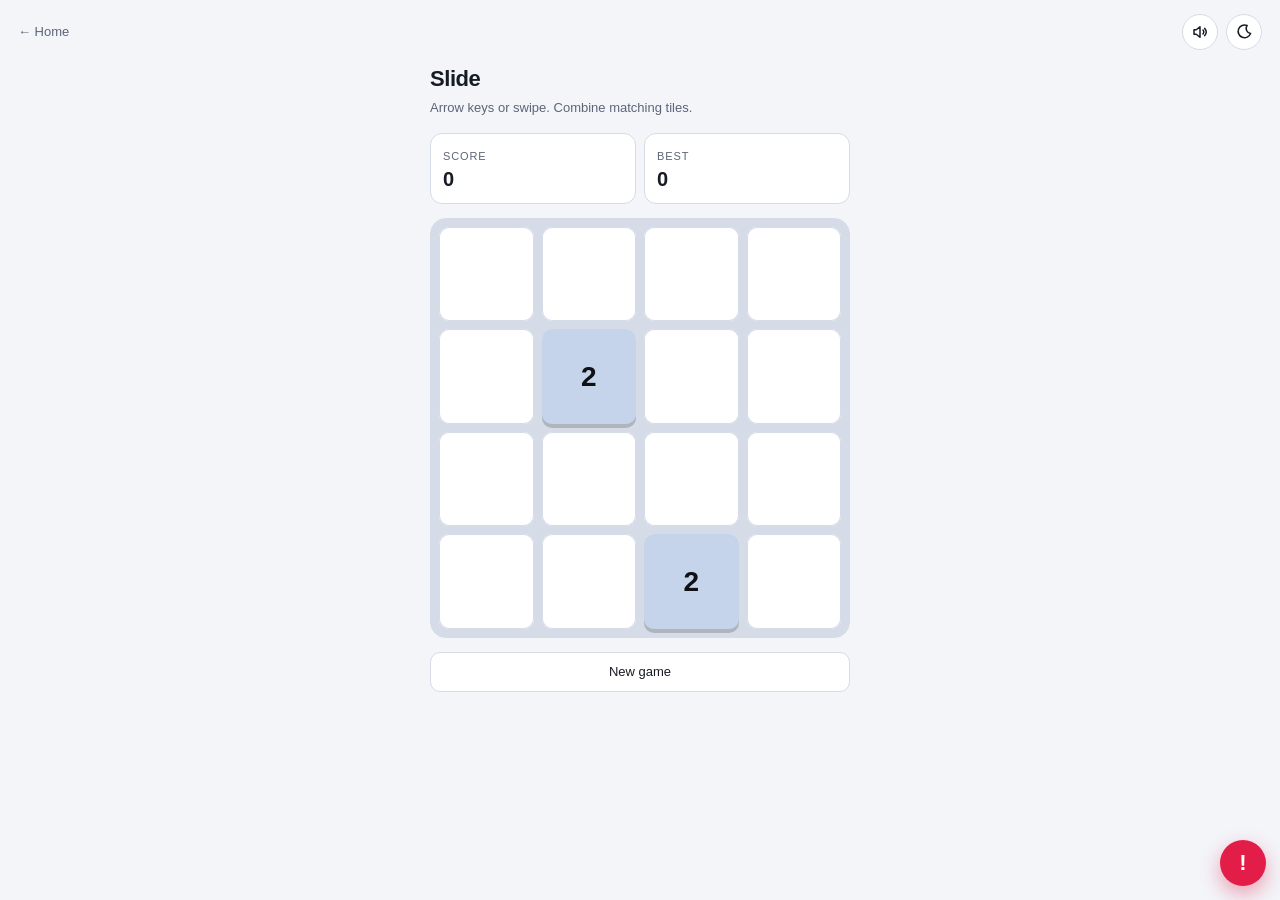
<file: games/slide/index.html>
<!DOCTYPE html>
<html lang="en">
<head>
  <meta charset="UTF-8" />
  <meta name="viewport" content="width=device-width, initial-scale=1, maximum-scale=1, user-scalable=no, viewport-fit=cover" />
  <title>Slide</title>
  <meta name="description" content="Join the tiles." />
  <meta name="referrer" content="no-referrer" />
  <link rel="icon" href="data:image/svg+xml,%3Csvg xmlns='http://www.w3.org/2000/svg' viewBox='0 0 16 16'%3E%3Crect width='16' height='16' rx='4' fill='%23171a21'/%3E%3Crect x='2.5' y='2.5' width='5' height='5' rx='1' fill='%236ea8ff'/%3E%3Crect x='8.5' y='2.5' width='5' height='5' rx='1' fill='%233dd68c'/%3E%3Crect x='2.5' y='8.5' width='11' height='5' rx='1' fill='%23ffb020'/%3E%3C/svg%3E" />
  <style>
    :root {
      --bg: #0f1115; --panel: #171a21; --line: #2a3140; --text: #e8edf5;
      --muted: #8b95a8; --accent: #6ea8ff;
    }
    * { box-sizing: border-box; }
    html, body { margin: 0; background: var(--bg); color: var(--text); font: 15px/1.4 -apple-system, BlinkMacSystemFont, "Segoe UI", sans-serif; }
    body { min-height: 100vh; touch-action: none; overflow-x: hidden; }
    .bar { display: flex; justify-content: space-between; align-items: center; padding: 14px 18px; }
    .bar a { color: var(--muted); text-decoration: none; font-size: 13px; }
    .bar a:hover { color: var(--accent); }
    .bar button, button.full {
      appearance: none; background: var(--panel); border: 1px solid var(--line); color: var(--text);
      border-radius: 999px; padding: 6px 12px; cursor: pointer; font: inherit; font-size: 13px;
    }
    .wrap { width: min(420px, calc(100% - 32px)); margin: 0 auto; padding-bottom: 40px; }
    h1 { font-size: 22px; margin: 0 0 4px; letter-spacing: -.02em; }
    .sub { color: var(--muted); font-size: 13px; margin: 0 0 16px; }
    .hud { display: flex; gap: 8px; margin-bottom: 14px; }
    .stat { flex: 1; background: var(--panel); border: 1px solid var(--line); border-radius: 12px; padding: 10px 12px; }
    .stat b { display: block; font-size: 20px; font-variant-numeric: tabular-nums; }
    .stat span { color: var(--muted); font-size: 11px; letter-spacing: .08em; text-transform: uppercase; }
    .board {
      position: relative; width: 100%; aspect-ratio: 1; background: var(--line);
      border: 1px solid var(--line); border-radius: 16px; padding: 8px;
    }
    .grid {
      display: grid; grid-template-columns: repeat(4, 1fr); grid-template-rows: repeat(4, 1fr);
      gap: 8px; width: 100%; height: 100%;
    }
    .slot { background: var(--panel); border-radius: 10px; box-shadow: inset 0 0 0 1px var(--line); }
    .layer { position: absolute; inset: 8px; }
    .tile {
      position: absolute; border-radius: 10px; display: grid; place-items: center;
      font-weight: 700; color: #0f1115; z-index: 1;
      width: calc((100% - 24px) / 4); height: calc((100% - 24px) / 4);
      transition: left 120ms ease-out, top 120ms ease-out, transform 140ms ease;
      box-shadow: 0 4px 0 rgba(0,0,0,.18);
    }
    .tile.spawn { transform: scale(0); }
    .tile.pop { transform: scale(1.12); z-index: 2; }
    .overlay {
      position: absolute; inset: 0; border-radius: 16px; display: none;
      place-items: center; background: rgba(15,17,21,.72); text-align: center; z-index: 5;
    }
    .overlay.show { display: grid; }
    button.full { width: 100%; margin-top: 14px; border-radius: 10px; padding: 10px; }
  </style>
  <link rel="stylesheet" href="../../shared/site.css" />
  <script src="../../shared/site.js"></script>
</head>
<body>
  <div class="bar">
    <a href="../../">← Home</a>
    <button type="button" id="mute">Sound on</button>
  </div>
  <div class="wrap">
    <h1>Slide</h1>
    <p class="sub">Arrow keys or swipe. Combine matching tiles.</p>
    <div class="hud">
      <div class="stat"><span>Score</span><b id="score">0</b></div>
      <div class="stat"><span>Best</span><b id="best">0</b></div>
    </div>
    <div class="board" id="board">
      <div class="grid" id="slots"></div>
      <div class="layer" id="layer"></div>
      <div class="overlay" id="over"><div id="overTitle">Game over</div></div>
    </div>
    <button class="full" type="button" id="restart">New game</button>
  </div>
  <script>
    (function () {
      const N = 4;
      const COLORS = {
        2: "#c5d4ea", 4: "#8fb4e8", 8: "#6ea8ff", 16: "#3d7dff",
        32: "#3dd68c", 64: "#22c55e", 128: "#ffb020", 256: "#f59e0b",
        512: "#fb7185", 1024: "#c084fc", 2048: "#e8edf5", 4096: "#ffffff"
      };
      const layer = document.getElementById("layer");
      const overEl = document.getElementById("over");
      const muteBtn = document.getElementById("mute");
      const slotsEl = document.getElementById("slots");
      for (let i = 0; i < 16; i++) {
        const s = document.createElement("div");
        s.className = "slot";
        slotsEl.appendChild(s);
      }

      let tiles = [], nextId = 1, score = 0, best, muted, audioCtx, master, busy = false, won = false;
      best = parseInt(localStorage.getItem("slide-best") || "0", 10) || 0;
      muted = localStorage.getItem("slide-mute") === "1";
      document.getElementById("best").textContent = String(best);
      setMuteIcon(muteBtn, muted);

      function unlockAudio() {
        if (!audioCtx) {
          audioCtx = new (window.AudioContext || window.webkitAudioContext)();
          master = audioCtx.createGain();
          master.connect(audioCtx.destination);
          master.gain.value = muted ? 0 : 0.2;
        }
        if (audioCtx.state === "suspended") audioCtx.resume();
      }
      window.addEventListener("pointerdown", unlockAudio, { once: true });
      window.addEventListener("keydown", unlockAudio, { once: true });

      function tone(freq, dur, type, vol, slideTo) {
        if (!audioCtx || muted) return;
        const t = audioCtx.currentTime;
        const o = audioCtx.createOscillator();
        const g = audioCtx.createGain();
        o.type = type || "square";
        o.frequency.setValueAtTime(freq, t);
        if (slideTo) o.frequency.exponentialRampToValueAtTime(slideTo, t + dur);
        g.gain.setValueAtTime(vol || 0.1, t);
        g.gain.exponentialRampToValueAtTime(0.001, t + dur);
        o.connect(g); g.connect(master);
        o.start(t); o.stop(t + dur + 0.02);
      }
      function sfx(kind, n) {
        if (kind === "move") tone(180 + Math.random() * 40, 0.05, "triangle", 0.06);
        if (kind === "merge") { tone(280 + Math.log2(n || 4) * 18, 0.12, "square", 0.1, 480); }
        if (kind === "spawn") tone(520, 0.06, "sine", 0.04);
        if (kind === "over") tone(220, 0.3, "triangle", 0.1, 70);
        if (kind === "win") { tone(440, 0.12, "sine", 0.1, 660); tone(660, 0.2, "triangle", 0.08); }
      }

      function place(el, r, c) {
        el.style.left = "calc(" + c + " * ((100% - 24px) / 4 + 8px))";
        el.style.top = "calc(" + r + " * ((100% - 24px) / 4 + 8px))";
      }
      function paint(tile) {
        tile.el.textContent = String(tile.v);
        tile.el.style.background = COLORS[tile.v] || "#e8edf5";
        tile.el.style.fontSize = tile.v >= 1024 ? "18px" : tile.v >= 128 ? "22px" : "28px";
      }
      function hud() {
        document.getElementById("score").textContent = String(score);
        document.getElementById("best").textContent = String(best);
      }
      function occupiedMap() {
        const m = {};
        tiles.forEach(function (t) { m[t.r + "," + t.c] = t; });
        return m;
      }
      function emptyCells() {
        const used = occupiedMap();
        const out = [];
        for (let r = 0; r < N; r++) for (let c = 0; c < N; c++) if (!used[r + "," + c]) out.push([r, c]);
        return out;
      }
      function canMove() {
        if (emptyCells().length) return true;
        const m = occupiedMap();
        for (let r = 0; r < N; r++) for (let c = 0; c < N; c++) {
          const t = m[r + "," + c];
          if (!t) continue;
          const right = m[r + "," + (c + 1)], down = m[(r + 1) + "," + c];
          if ((right && right.v === t.v) || (down && down.v === t.v)) return true;
        }
        return false;
      }

      function spawn(animate) {
        const spots = emptyCells();
        if (!spots.length) return;
        const p = spots[Math.floor(Math.random() * spots.length)];
        const tile = { id: nextId++, v: Math.random() < 0.9 ? 2 : 4, r: p[0], c: p[1] };
        const el = document.createElement("div");
        el.className = "tile" + (animate ? " spawn" : "");
        place(el, tile.r, tile.c);
        tile.el = el;
        paint(tile);
        layer.appendChild(el);
        tiles.push(tile);
        if (animate) {
          requestAnimationFrame(function () {
            requestAnimationFrame(function () { el.classList.remove("spawn"); });
          });
          sfx("spawn");
        }
      }

      function move(dir) {
        if (busy || overEl.classList.contains("show")) return;
        const dr = dir === "up" ? -1 : dir === "down" ? 1 : 0;
        const dc = dir === "left" ? -1 : dir === "right" ? 1 : 0;
        tiles.sort(function (a, b) {
          return (b.r - a.r) * dr + (b.c - a.c) * dc;
        });
        const occupied = {};
        const merged = {};
        let moved = false;
        let mergedVal = 0;

        tiles.forEach(function (tile) {
          let r = tile.r, c = tile.c;
          while (true) {
            const nr = r + dr, nc = c + dc;
            if (nr < 0 || nc < 0 || nr >= N || nc >= N) break;
            const hit = occupied[nr + "," + nc];
            if (!hit) { r = nr; c = nc; continue; }
            if (hit.v === tile.v && !merged[hit.id]) {
              r = nr; c = nc;
              hit.v *= 2;
              score += hit.v;
              mergedVal = Math.max(mergedVal, hit.v);
              merged[hit.id] = true;
              tile.dead = true;
              tile.mergeTo = hit;
              moved = true;
            }
            break;
          }
          if (!tile.dead) {
            if (r !== tile.r || c !== tile.c) moved = true;
            tile.r = r; tile.c = c;
            occupied[r + "," + c] = tile;
          } else {
            tile.r = r; tile.c = c;
          }
        });

        if (!moved) return;
        busy = true;
        if (mergedVal) sfx("merge", mergedVal); else sfx("move");
        if (score > best) { best = score; localStorage.setItem("slide-best", String(best)); }
        hud();

        tiles.forEach(function (tile) {
          place(tile.el, tile.r, tile.c);
          if (tile.dead) {
            tile.el.style.zIndex = "0";
            setTimeout(function () { if (tile.el.parentNode) tile.el.remove(); }, 120);
          } else if (merged[tile.id]) {
            paint(tile);
            tile.el.classList.add("pop");
            setTimeout(function () { tile.el.classList.remove("pop"); }, 160);
          }
        });
        tiles = tiles.filter(function (t) { return !t.dead; });

        setTimeout(function () {
          spawn(true);
          busy = false;
          if (!won && tiles.some(function (t) { return t.v >= 2048; })) {
            won = true;
            sfx("win");
          }
          if (!canMove()) {
            sfx("over");
            document.getElementById("overTitle").textContent = "Game over · " + score;
            overEl.classList.add("show");
          }
        }, 130);
      }

      function reset() {
        tiles.forEach(function (t) { t.el.remove(); });
        tiles = []; nextId = 1; score = 0; won = false; busy = false;
        overEl.classList.remove("show");
        spawn(false); spawn(false);
        hud();
      }

      const map = { ArrowLeft: "left", ArrowRight: "right", ArrowUp: "up", ArrowDown: "down", a: "left", d: "right", w: "up", s: "down" };
      window.addEventListener("keydown", function (e) {
        if (overEl.classList.contains("show")) {
          e.preventDefault();
          reset();
          return;
        }
        const d = map[e.key];
        if (!d) return;
        e.preventDefault();
        unlockAudio();
        move(d);
      });
      let sx = 0, sy = 0;
      document.getElementById("board").addEventListener("touchstart", function (e) {
        sx = e.changedTouches[0].clientX; sy = e.changedTouches[0].clientY;
      }, { passive: true });
      document.getElementById("board").addEventListener("touchend", function (e) {
        const dx = e.changedTouches[0].clientX - sx;
        const dy = e.changedTouches[0].clientY - sy;
        if (Math.max(Math.abs(dx), Math.abs(dy)) < 24) return;
        unlockAudio();
        if (Math.abs(dx) > Math.abs(dy)) move(dx > 0 ? "right" : "left");
        else move(dy > 0 ? "down" : "up");
      });
      muteBtn.onclick = function () {
        unlockAudio();
        muted = !muted;
        localStorage.setItem("slide-mute", muted ? "1" : "0");
        setMuteIcon(muteBtn, muted);
        if (master) master.gain.setTargetAtTime(muted ? 0 : 0.2, audioCtx.currentTime, 0.02);
      };
      document.getElementById("restart").onclick = reset;
      reset();
    })();
  </script>
</body>
</html>
</file>
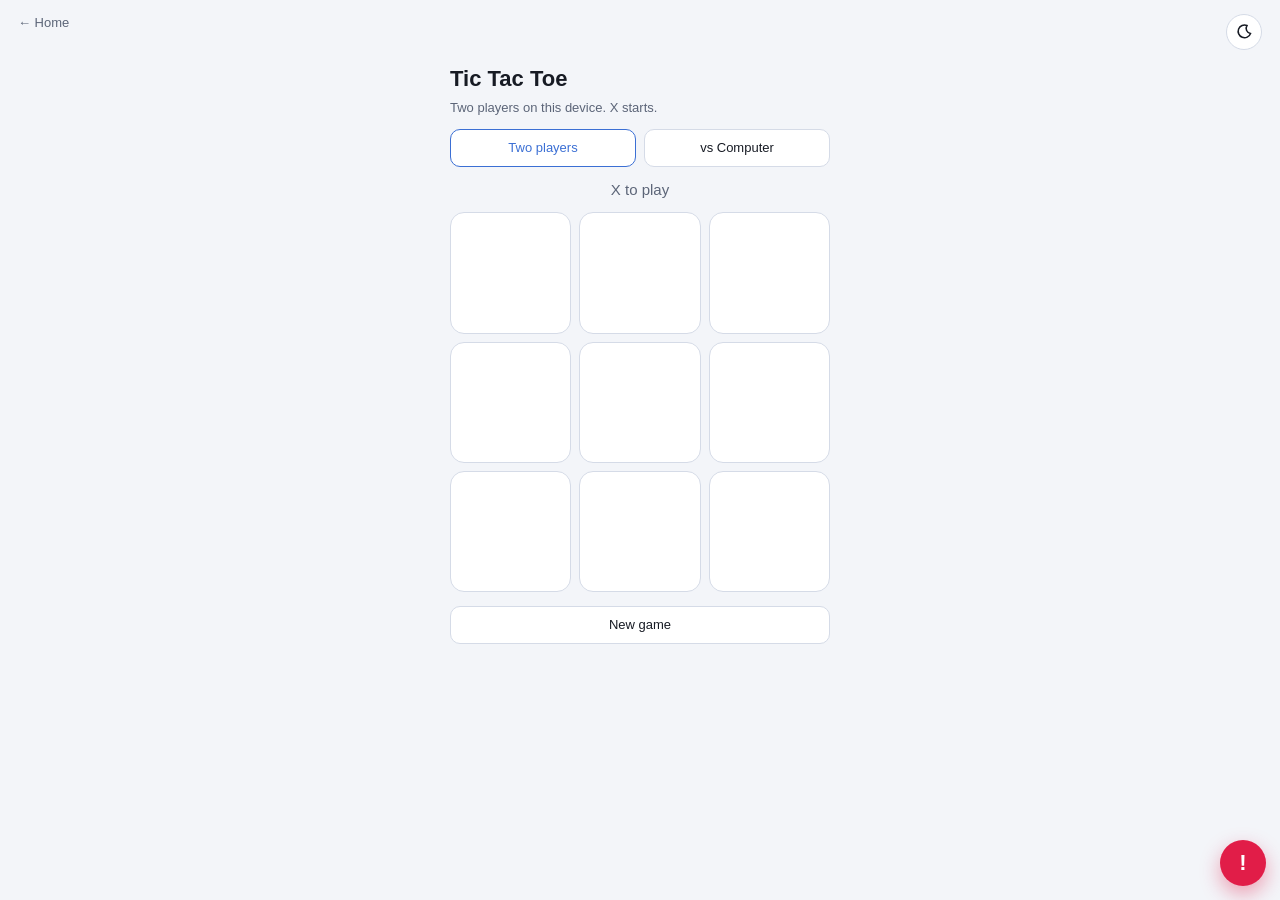
<file: games/tic-tac-toe/index.html>
<!DOCTYPE html>
<html lang="en">
<head>
  <meta charset="UTF-8" />
  <meta name="viewport" content="width=device-width, initial-scale=1, viewport-fit=cover" />
  <title>Tic Tac Toe</title>
  <meta name="referrer" content="no-referrer" />
  <link rel="icon" href="data:image/svg+xml,%3Csvg xmlns='http://www.w3.org/2000/svg' viewBox='0 0 16 16'%3E%3Crect width='16' height='16' rx='4' fill='%23171a21'/%3E%3Cpath d='M4 4l8 8M12 4L4 12' stroke='%236ea8ff' stroke-width='1.8'/%3E%3C/svg%3E" />
  <style>
    :root { --bg:#0f1115; --panel:#171a21; --line:#2a3140; --text:#e8edf5; --muted:#8b95a8; --accent:#6ea8ff; --good:#3dd68c; --bad:#fb7185; }
    * { box-sizing: border-box; }
    html, body { margin: 0; background: var(--bg); color: var(--text); font: 15px/1.4 -apple-system, BlinkMacSystemFont, "Segoe UI", sans-serif; }
    html, body { -webkit-user-select: none; user-select: none; -webkit-tap-highlight-color: transparent; }
    .bar { display: flex; justify-content: space-between; padding: 14px 18px; }
    .bar a { color: var(--muted); text-decoration: none; font-size: 13px; }
    .bar a:hover { color: var(--accent); }
    .wrap { width: min(380px, calc(100% - 32px)); margin: 0 auto 48px; }
    h1 { font-size: 22px; margin: 0 0 4px; }
    .sub { color: var(--muted); font-size: 13px; margin: 0 0 12px; }
    .modes { display: flex; gap: 8px; margin-bottom: 12px; }
    .modes button, .actions button {
      flex: 1; appearance: none; background: var(--panel); border: 1px solid var(--line); color: var(--text);
      border-radius: 10px; padding: 9px; cursor: pointer; font: inherit; font-size: 13px;
    }
    .modes button.on { border-color: var(--accent); color: var(--accent); }
    .status { text-align: center; margin: 0 0 12px; min-height: 1.4em; color: var(--muted); }
    .board { display: grid; grid-template-columns: repeat(3, 1fr); gap: 8px; }
    button.cell {
      aspect-ratio: 1; border: 1px solid var(--line); background: var(--panel); color: var(--text);
      border-radius: 14px; font-size: 48px; cursor: pointer; font-family: inherit;
      transition: background 160ms ease, border-color 160ms ease, color 160ms ease;
      touch-action: manipulation; -webkit-tap-highlight-color: transparent;
    }
    button.cell.pop { transform: none; }
    button.cell:disabled { cursor: default; }
    button.cell.win { background: var(--cell-win); border-color: var(--good); color: var(--good); box-shadow: 0 0 0 2px var(--good); }
    .actions { display: flex; gap: 8px; margin-top: 14px; }
  </style>
  <link rel="stylesheet" href="../../shared/site.css" />
  <script src="../../shared/site.js"></script>
</head>
<body>
  <div class="bar"><a href="../../">← Home</a></div>
  <div class="wrap">
    <h1>Tic Tac Toe</h1>
    <p class="sub" id="blurb">Two players on this device. X starts.</p>
    <div class="modes">
      <button type="button" id="pvp" class="on">Two players</button>
      <button type="button" id="cpu">vs Computer</button>
    </div>
    <p class="status" id="status">X to play</p>
    <div class="board" id="board"></div>
    <div class="actions"><button type="button" id="restart">New game</button></div>
  </div>
  <script>
    (function () {
      const LINES = [[0,1,2],[3,4,5],[6,7,8],[0,3,6],[1,4,7],[2,5,8],[0,4,8],[2,4,6]];
      const boardEl = document.getElementById("board");
      const statusEl = document.getElementById("status");
      const blurb = document.getElementById("blurb");
      let board, lock, ended, ignoreTap, turn, vsCpu = false, cells = [], audioCtx, master;

      for (let i = 0; i < 9; i++) {
        const b = document.createElement("button");
        b.className = "cell";
        b.type = "button";
        b.addEventListener("click", function () { play(i); });
        boardEl.appendChild(b);
        cells.push(b);
      }

      function unlock() {
        if (!audioCtx) {
          audioCtx = new (window.AudioContext || window.webkitAudioContext)();
          master = audioCtx.createGain();
          master.gain.value = 0.16;
          master.connect(audioCtx.destination);
        }
        if (audioCtx.state === "suspended") audioCtx.resume();
      }
      function beep(freq, dur, type, vol, slide) {
        if (!audioCtx) return;
        const t = audioCtx.currentTime;
        const o = audioCtx.createOscillator();
        const g = audioCtx.createGain();
        o.type = type || "sine";
        o.frequency.setValueAtTime(freq, t);
        if (slide) o.frequency.exponentialRampToValueAtTime(slide, t + dur);
        g.gain.setValueAtTime(vol || 0.12, t);
        g.gain.exponentialRampToValueAtTime(0.001, t + dur);
        o.connect(g); g.connect(master);
        o.start(t); o.stop(t + dur + 0.02);
      }

      function winner(b) {
        for (let i = 0; i < LINES.length; i++) {
          const L = LINES[i], a = b[L[0]];
          if (a && a === b[L[1]] && a === b[L[2]]) return { who: a, line: L };
        }
        if (b.every(Boolean)) return { who: "draw", line: null };
        return null;
      }

      function minimax(b, maxing) {
        const w = winner(b);
        if (w) return w.who === "O" ? 10 : w.who === "X" ? -10 : 0;
        let best = maxing ? -99 : 99;
        for (let i = 0; i < 9; i++) {
          if (b[i]) continue;
          b[i] = maxing ? "O" : "X";
          const v = minimax(b, !maxing);
          b[i] = "";
          best = maxing ? Math.max(best, v) : Math.min(best, v);
        }
        return best;
      }

      function aiMove() {
        const scored = [];
        for (let i = 0; i < 9; i++) {
          if (board[i]) continue;
          board[i] = "O";
          const v = minimax(board, false);
          board[i] = "";
          scored.push({ i: i, v: v });
        }
        scored.sort(function (a, b) { return b.v - a.v; });
        let pick = scored[0];
        if (scored.length > 1 && Math.random() < 0.22) pick = scored[1];
        stamp(pick.i, "O");
      }

      function stamp(i, who) {
        board[i] = who;
        cells[i].textContent = who;
        cells[i].disabled = true;
        cells[i].classList.add("pop");
        setTimeout(function () { cells[i].classList.remove("pop"); }, 140);
        beep(who === "X" ? 440 : 330, 0.08, "triangle", 0.1);
      }

      function finish(w) {
        lock = true;
        ended = true;
        ignoreTap = true;
        setTimeout(function () { ignoreTap = false; }, 450);
        if (w.who === "draw") {
          statusEl.textContent = "Draw · tap to play again";
          beep(180, 0.25, "sine", 0.1, 90);
        } else {
          statusEl.textContent = w.who + " wins · tap to play again";
          beep(523, 0.12, "sine", 0.12); beep(659, 0.18, "triangle", 0.1); beep(784, 0.24, "sine", 0.1);
        }
        if (w.line) w.line.forEach(function (i) { cells[i].classList.add("win"); });
        cells.forEach(function (c) { c.disabled = false; });
      }

      function play(i) {
        if (ended) {
          if (ignoreTap) return;
          reset();
          return;
        }
        if (lock || board[i]) return;
        unlock();
        stamp(i, turn);
        let w = winner(board);
        if (w) return finish(w);
        turn = turn === "X" ? "O" : "X";
        if (vsCpu && turn === "O") {
          lock = true;
          statusEl.textContent = "Computer…";
          setTimeout(function () {
            aiMove();
            w = winner(board);
            if (w) return finish(w);
            turn = "X";
            lock = false;
            statusEl.textContent = "Your move (X)";
          }, 280);
        } else {
          statusEl.textContent = turn + " to play";
        }
      }

      function reset() {
        board = ["","","","","","","","",""];
        lock = false; ended = false; ignoreTap = false; turn = "X";
        statusEl.textContent = vsCpu ? "Your move (X)" : "X to play";
        cells.forEach(function (c) { c.textContent = ""; c.disabled = false; c.classList.remove("win", "pop"); });
      }

      function setMode(cpu) {
        vsCpu = cpu;
        document.getElementById("pvp").classList.toggle("on", !cpu);
        document.getElementById("cpu").classList.toggle("on", cpu);
        blurb.textContent = cpu
          ? "You are X. Computer is strong — a draw is a good result, winning is possible if it slips."
          : "Two players on this device. X starts.";
        reset();
      }
      document.getElementById("pvp").onclick = function () { setMode(false); };
      document.getElementById("cpu").onclick = function () { setMode(true); };
      document.getElementById("restart").onclick = reset;
      window.addEventListener("click", function (e) {
        if (!ended || ignoreTap) return;
        if (e.target.closest(".modes, .actions, .bar")) return;
        reset();
      });
      reset();
    })();
  </script>
</body>
</html>
</file>
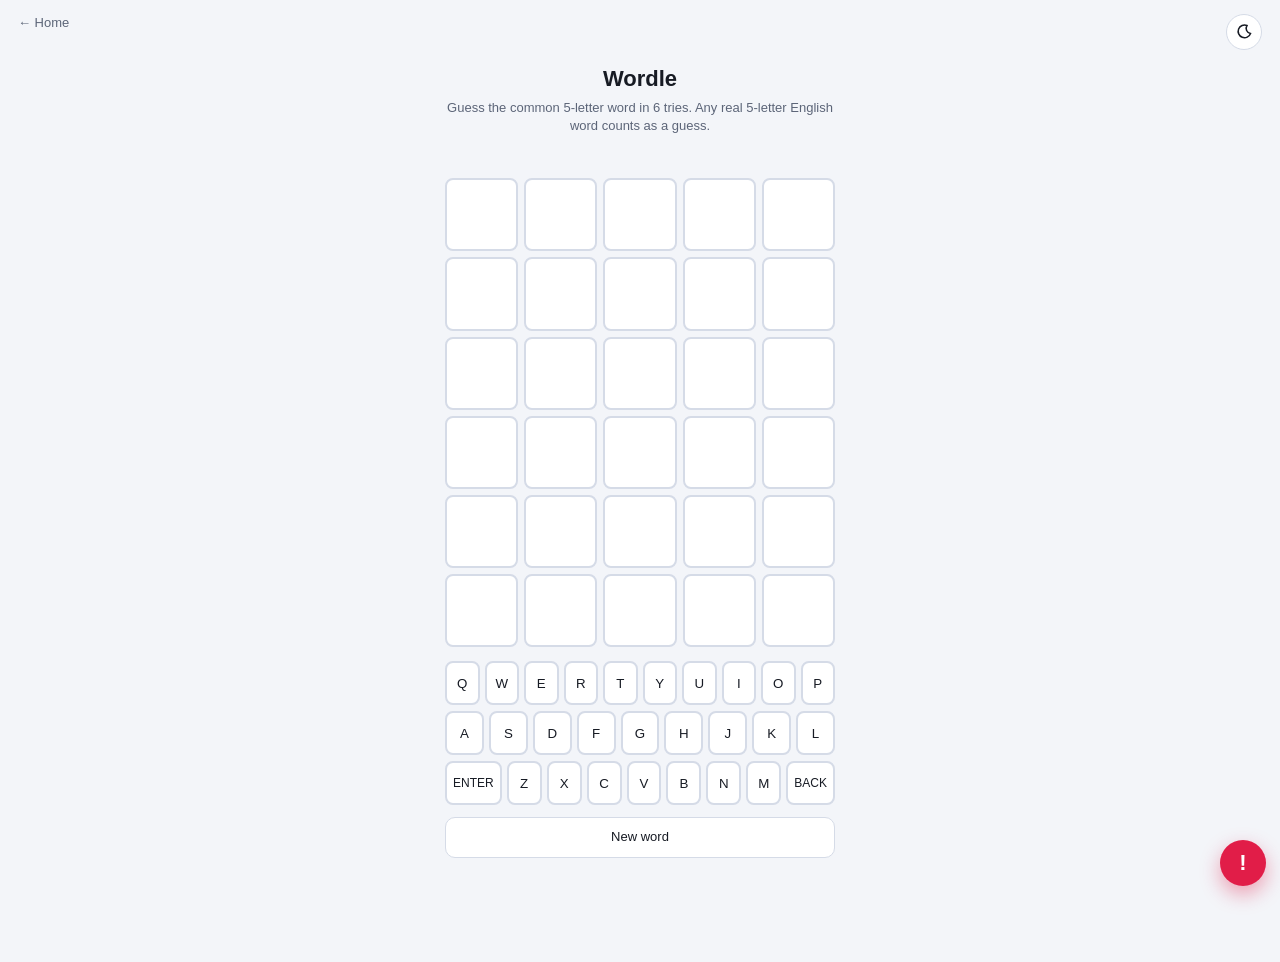
<file: games/wordle/index.html>
<!DOCTYPE html>
<html lang="en">
<head>
  <meta charset="UTF-8" />
  <meta name="viewport" content="width=device-width, initial-scale=1, viewport-fit=cover" />
  <title>Wordle</title>
  <meta name="referrer" content="no-referrer" />
  <link rel="icon" href="data:image/svg+xml,%3Csvg xmlns='http://www.w3.org/2000/svg' viewBox='0 0 16 16'%3E%3Crect width='16' height='16' rx='4' fill='%23171a21'/%3E%3Crect x='3' y='3' width='4' height='4' rx='1' fill='%233dd68c'/%3E%3Crect x='9' y='3' width='4' height='4' rx='1' fill='%23ffb020'/%3E%3Crect x='3' y='9' width='4' height='4' rx='1' fill='%23232833'/%3E%3Crect x='9' y='9' width='4' height='4' rx='1' fill='%233dd68c'/%3E%3C/svg%3E" />
  <style>
    :root { --bg:#0f1115; --panel:#171a21; --line:#2a3140; --text:#e8edf5; --muted:#8b95a8; --accent:#6ea8ff; --good:#3dd68c; --mid:#ffb020; --bad:#232833; }
    * { box-sizing: border-box; }
    html, body { margin: 0; background: var(--bg); color: var(--text); font: 15px/1.4 -apple-system, BlinkMacSystemFont, "Segoe UI", sans-serif; }
    html, body {
      touch-action: manipulation;
      -webkit-user-select: none; user-select: none;
      -webkit-touch-callout: none; -webkit-tap-highlight-color: transparent;
    }
    .bar { display: flex; justify-content: space-between; padding: 14px 18px; }
    .bar a { color: var(--muted); text-decoration: none; font-size: 13px; }
    .bar a:hover { color: var(--accent); }
    .wrap { width: min(390px, calc(100% - 24px)); margin: 0 auto 32px; }
    h1 { font-size: 22px; margin: 0 0 4px; text-align: center; }
    .sub { color: var(--muted); font-size: 13px; margin: 0 0 12px; text-align: center; }
    .msg { text-align: center; min-height: 1.4em; color: var(--muted); margin: 0 0 10px; }
    .grid { display: grid; grid-template-rows: repeat(6, 1fr); gap: 6px; margin-bottom: 14px; }
    .row { display: grid; grid-template-columns: repeat(5, 1fr); gap: 6px; transition: transform 80ms; }
    .tile {
      aspect-ratio: 1; border: 2px solid var(--line); border-radius: 8px; display: grid; place-items: center;
      font-weight: 700; font-size: 22px; text-transform: uppercase; background: var(--panel);
      transition: transform 160ms ease;
    }
    .tile.filled { border-color: var(--line-hover); }
    .tile.pop { transform: scale(1.08); }
    .tile.flip { animation: flip 420ms ease; }
    @keyframes flip { 0% { transform: rotateX(0); } 50% { transform: rotateX(90deg); } 100% { transform: rotateX(0); } }
    .tile.good { background: var(--good); color: #0f1115; border-color: var(--good); }
    .tile.mid { background: var(--mid); color: #0f1115; border-color: var(--mid); }
    .tile.bad { background: var(--bad); border-color: var(--bad); }
    .kb { display: grid; gap: 6px; }
    .kb-row { display: flex; gap: 5px; justify-content: center; }
    .kb button {
      flex: 1; min-height: 44px; max-width: 42px; border: 2px solid var(--line); border-radius: 8px;
      background: var(--panel); color: var(--text); font: 600 13px/1 inherit; cursor: pointer;
      text-transform: uppercase;
      touch-action: manipulation; -webkit-user-select: none; user-select: none;
      -webkit-tap-highlight-color: transparent;
    }
    .kb button.wide { max-width: 64px; font-size: 12px; }
    .kb button.good { background: var(--good); color: #0f1115; border-color: var(--good); }
    .kb button.mid { background: var(--mid); color: #0f1115; border-color: var(--mid); }
    .kb button.bad { background: var(--key-bad, var(--muted)); color: var(--text); border-color: var(--line); }
    .actions { margin-top: 12px; }
    .actions button {
      width: 100%; appearance: none; background: var(--panel); border: 1px solid var(--line); color: var(--text);
      border-radius: 10px; padding: 10px; cursor: pointer; font: inherit; font-size: 13px;
    }
    .confetti { position: fixed; inset: 0; pointer-events: none; overflow: hidden; z-index: 30; }
    .bit {
      position: absolute; top: -12px; width: 8px; height: 12px; border-radius: 2px;
      animation: fall 1.2s ease-in forwards;
    }
    @keyframes fall {
      to { transform: translateY(110vh) rotate(280deg); opacity: 0.2; }
    }
  </style>
  <link rel="stylesheet" href="../../shared/site.css" />
  <script src="../../shared/site.js"></script>
</head>
<body>
  <div class="bar"><a href="../../">← Home</a></div>
  <div class="wrap">
    <h1>Wordle</h1>
    <p class="sub">Guess the common 5-letter word in 6 tries. Any real 5-letter English word counts as a guess.</p>
    <p class="msg" id="msg"></p>
    <div class="grid" id="grid"></div>
    <div class="kb" id="kb"></div>
    <div class="actions"><button type="button" id="restart">New word</button></div>
  </div>
  <div class="confetti" id="confetti"></div>
  <script>
    (function () {
      const ANSWERS = ["about","other","which","their","there","first","would","these","click","price","state","email","after","where","order","group","under","could","great","hotel","store","terms","right","local","those","using","phone","forum","based","black","check","index","being","today","south","found","house","photo","power","while","three","place","think","north","posts","media","water","since","guide","board","white","small","sites","level","hours","image","title","shall","class","still","money","every","visit","reply","value","press","learn","print","stock","point","sales","large","table","start","model","human","movie","march","yahoo","going","study","staff","again","april","never","topic","below","party","login","legal","above","quote","story","rates","young","field","paper","girls","night","texas","poker","issue","range","court","audio","light","write","offer","given","event","china","needs","might","month","major","areas","space","cards","child","enter","share","added","radio","until","color","track","least","trade","david","green","close","drive","short","means","daily","beach","costs","style","front","parts","early","miles","sound","works","rules","final","adult","thing","cheap","third","gifts","cover","often","watch","deals","words","linux","james","heart","clear","makes","india","taken","known","cases","quick","whole","later","basic","shows","along","among","death","speed","brand","stuff","japan","doing","loans","shoes","entry","notes","force","river","album","views","plans","build","types","lines","apply","asked","cross","weeks","lower","union","names","leave","teens","woman","cable","score","shown","flash","ideas","allow","homes","super","asian","cause","focus","rooms","voice","comes","brown","forms","glass","happy","smith","thank","prior","sport","ready","round","built","blood","earth","nokia","italy","basis","award","peter","extra","rated","quite","horse","stars","lists","owner","takes","bring","input","agent","valid","grand","trial","units","wrote","ships","metal","funds","guest","seems","trust","multi","grade","panel","floor","match","plant","sense","stage","goods","maybe","spain","youth","break","dance","apple","enjoy","block","civil","steel","songs","fixed","wrong","hands","paris","fully","worth","peace","coast","grant","agree","blogs","scale","stand","frame","chief","gives","heard","begin","royal","clean","bible","suite","vegas","chris","piece","sheet","seven","older","cells","looks","calls","whose","naked","lives","stone","tests","buyer","steve","label","scott","canon","waste","chair","phase","motor","shirt","crime","count","claim","patch","santa","alone","jones","saint","drugs","joint","fresh","dates","upper","prime","limit","began","louis","steps","shops","creek","urban","tours","labor","admin","heavy","solid","theme","touch","goals","serve","magic","mount","smart","latin","avoid","birth","virus","abuse","facts","faith","chain","moved","reach","sorry","gamma","truth","films","owned","draft","chart","jesus","clubs","equal","codes","kinds","teams","funny","tried","named","laser","harry","taxes","mouse","brain","dream","false","falls","stats","carry","hello","clips","brief","ended","eight","wants","alert","queen","sweet","diego","truck","votes","ocean","signs","depth","train","feeds","route","frank","anime","speak","query","rural","judge","bytes","fight","filed","korea","banks","kelly","leads","brian","miami","wales","minor","noted","spent","davis","helps","cycle","sleep","scene","drink","intel","rings","henry","guess","ahead","devel","delta","cisco","alpha","bonus","adobe","trees","dress","refer","babes","layer","spend","clock","ratio","proof","empty","maine","ideal","specs","parks","cream","boxes","hills","aware","shape","irish","firms","usage","mixed","exist","wheel","angel","width","noise","array","greek","sharp","occur","knows","coach","kevin","plate","logic","sizes","plain","costa","trail","buddy","setup","blues","scope","crazy","bears","mouth","meter","fruit","mysql","lewis","sugar","stick","allen","genre","slide","exact","bound","storm","micro","dolls","paint","delay","pilot","czech","novel","ultra","idaho","plays","truly","lodge","broad","swiss","sarah","clark","foods","guard","newly","raise","drama","bands","lunch","audit","polls","tower","yours","jason","shell","solar","catch","doubt","tasks","const","doors","forth","bruce","split","twice","egypt","shift","simon","marks","loved","birds","saved","shots","moore","treat","piano","risks","ports","teach","rapid","hairy","dutch","boots","holds","pulse","metro","strip","pearl","heads","logos","honda","bills","opera","asset","blank","humor","lived","tight","meant","plane","meets","tampa","grace","susan","adams","villa","inner","roman","taste","trips","sides","turns","cache","lease","proud","giant","seats","alarm","usual","angle","vinyl","worst","honor","eagle","pants","nurse","quiet","comic","crown","maker","crack","picks","smoke","craft","apart","blind","coins","gross","epson","actor","finds","fifth","prize","dirty","wayne","alive","prove","wings","ridge","modem","larry","skill","moves","throw","trend","rhode","worse","boats","tells","fiber","graph","talks","bonds","fraud","roger","crash","inter","grove","spray","roads","faces","mayor","yield","hence","radar","lakes","diary","kings","flags","baker","shock","walls","ebony","drawn","beast","dodge","pizza","yards","woods","jokes","twiki","globe","dicke","kerry","ghost","pride","keith","linda","chile","maria","brass","plaza","quest","trans","booty","acres","venue","vital","excel","modes","enemy","wells","opens","lucky","thick","iraqi","vista","chips","terry","flood","arena","grown","jerry","smile","lands","armed","laura","tokyo","nikon","candy","pills","tiger","folks","boost","icons","moral","keeps","pound","roses","bread","tough","gonna","chest","billy","craig","solve","nancy","tones","sight","towns","worry","reads","roles","glory","saudi","fault","karen","jimmy","rugby","fluid","barry","devil","grass","marie","kenya","sized","manga","theft","swing","dated","shoot","elite","poems","robot","winds","gnome","roots","noble","shore","loves","loose","slots","rocks","genes","hosts","atlas","feels","ralph","corps","liver","decor","texts","evans","fails","aging","alice","intro","clerk","mills","jeans","fonts","favor","sigma","xhtml","aside","essay","camps","aaron","trace","packs","spoke","arrow","rough","weird","holes","blade","meals","robin","strap","crowd","cloud","valve","knife","shelf","liked","adopt","fotos","outer","tales","islam","nodes","seeds","cited","skype","tired","steam","acute","stood","carol","stack","curve","amber","trunk","waves","camel","lamps","juice","chase","sauce","beads","flows","fewer","proxy","lanka","voted","bikes","gates","slave","lycos","zdnet","combo","haven","charm","basin","ranch","drunk","toner","latex","delhi","alien","broke","nepal","nylon","discs","rocky","fleet","bunch","cents","omega","civic","saver","grill","grain","wanna","seeks","gains","spots","salon","turbo","thats","aimed","reset","brush","spare","kodak","skirt","honey","gauge","faced","sixth","farms","cheat","sandy","macro","laugh","pitch","autos","perry","dozen","teeth","cloth","stamp","lotus","cargo","salem","likes","tapes","zones","races","maple","depot","blend","julie","janet","phpbb","probe","helen","lopez","debug","chuck","ebook","bingo","minds","xanax","sunny","leeds","cedar","blair","hopes","mason","burns","pumps","mario","utils","pairs","chose","blast","tommy","brake","congo","olive","cyber","clone","relay","tears","oasis","angry","lover","rolls","malta","daddy","ferry","omaha","loads","motel","rally","dying","stuck","stops","vocal","organ","lemon","toxic","bench","rider","butts","bobby","sheep","wines","salad","paste","katie","relax","sword","sells","coral","pixel","float","colin","paths","acids","dairy","admit","fancy","samoa","squad","wages","males","chaos","wheat","bases","unity","bride","begun","socks","essex","fever","drums","rover","flame","tanks","spell","emily","annex","sudan","hints","wired","elvis","argue","arise","jamie","chess","oscar","menus","canal","amino","herbs","lying","drill","bryan","hobby","tries","trick","myers","drops","wider","screw","blame","fifty","uncle","jacob","randy","brick","naval","donna","cabin","eddie","fired","perth","syria","klein","tires","retro","anger","suits","glenn","handy","crops","guild","tribe","batch","alter","ghana","edges","twins","amend","chick","thong","medal","walks","booth","indie","bones","breed","polar","msgid","carey","danny","patio","lloyd","beans","ellis","snake","julia","berry","ought","fixes","sends","mazda","timer","tyler","verse","highs","ellen","racks","nasty","tumor","watts","forty","tubes","floyd","queue","skins","exams","welsh","belly","haiti","elder","sonic","thumb","twist","ranks","debut","volvo","penny","ivory","remix","alias","newer","spice","ascii","donor","trash","manor","diane","disco","endif","minus","milan","shade","digit","lions","pools","lyric","grave","howto","devon","saves","lobby","punch","gotta","karma","betty","lucas","mardi","shake","holly","silly","mercy","fence","diana","shame","fatal","flesh","jesse","qatar","sheer","witch","cohen","puppy","kathy","smell","satin","promo","tunes","lucia","nerve","renew","locks","euros","rebel","hired","hindu","kills","slope","nails","whats","rides","rehab","merit","disks","condo","fairy","shaft","casio","kitty","drain","monte","fires","panic","leone","onion","beats","merry","scuba","verde","dried","derby","annie","derek","steal","fears","tuner","alike","sagem","scout","dealt","bucks","badge","wrist","heath","lexus","realm","jenny","yemen","buses","rouge","yeast","kenny","yukon","singh","brook","wives","xerox","sorts","vsnet","papua","armor","viral","pipes","laden","aruba","merge","edgar","dubai","allan","sperm","filme","craps","frost","sally","yacht","tracy","whale","shark","grows","cliff","tract","shine","wendy","diffs","ozone","pasta","serum","swift","inbox","focal","samba","wound","belle","cindy","lined","boxed","cubic","spies","elect","bunny","chevy","tions","flyer","baths","emacs","climb","sparc","dover","token","kinda","dylan","belts","burke","clara","flush","hayes","moses","johns","jewel","teddy","dryer","ruled","funky","joins","scary","mpegs","cakes","mixer","sbjct","tooth","stays","drove","upset","mines","logan","lance","colon","lanes","purse","align","bless","crest","alloy","plots","tulsa","casey","draws","bloom","loops","surge","tahoe","souls","spank","vault","wires","mails","blake","orbit","niger","bacon","paxil","spine","trout","apnic","fatty","joyce","marco","isaac","oxide","badly","scoop","sanyo","blink","carlo","tiles","tamil","fuzzy","grams","forge","dense","brave","awful","meyer","wagon","knock","peers","quilt","notre","mambo","flour","choir","blond","burst","wiley","fibre","daisy","crude","bored","allah","fares","hoped","safer","marsh","ricky","theta","stake","arbor"];
      const GUESSES = new Set("aahed\naalii\naargh\naaron\nabaca\nabaci\naback\nabada\nabaff\nabaft\nabaka\nabama\nabamp\naband\nabase\nabash\nabask\nabate\nabaue\nabave\nabaze\nabbas\nabbey\nabbes\nabbie\nabbot\nabdal\nabdat\nabdom\nabeam\nabear\nabede\nabele\nabend\naberr\nabets\nabhor\nabide\nabidi\nabies\nabyes\nabilo\nabime\nabysm\nabyss\nabkar\nabled\nabler\nables\nablet\nablow\nabmho\nabner\nabnet\nabode\nabody\nabohm\naboil\naboma\naboon\nabord\nabort\nabote\nabout\nabove\nabray\nabram\nabret\nabrim\nabrin\nabris\nabrus\nabsee\nabsey\nabsis\nabsit\nabstr\nabuna\nabune\nabura\nabuse\nabush\nabuta\nabuts\nabuzz\nabwab\nacale\nacana\nacapu\nacara\nacari\nacast\nacate\naccel\naccoy\naccra\naccts\naccum\naccur\naccus\nacedy\nacerb\naceta\nachar\nached\nachen\nacher\naches\nachoo\nachor\nacidy\nacids\nacier\nacies\nacyls\nacing\nacini\nackee\nackey\nacker\naclys\nacmes\nacmic\nacned\nacnes\nacock\nacoin\nacold\nacoma\nacone\nacool\nacorn\nacost\nacoup\nacrab\nacred\nacres\nacrid\nacryl\nacroa\nacron\nacrux\nacted\nactin\nacton\nactor\nactos\nactus\nacuan\nacute\nadage\nadagy\nadays\nadams\nadapa\nadapt\nadati\nadaty\nadawe\nadawn\nadcon\naddax\naddda\nadded\nadder\naddie\naddio\naddis\naddle\naddnl\nadead\nadeem\nadeep\nadela\nadeps\nadept\nadfix\nadiel\nadieu\nadion\nadios\nadyta\nadits\nadjag\nadlai\nadlay\nadlet\nadman\nadmen\nadmin\nadmit\nadmix\nadmov\nadmrx\nadnex\nadobe\nadobo\nadolf\nadopt\nadore\nadorn\nadown\nadoxa\nadoxy\nadoze\nadpao\nadrad\nadret\nadrip\nadrop\nadrue\nadsum\nadult\nadunc\nadure\nadusk\nadust\nadzer\nadzes\naecia\naedes\naeger\naegir\naegis\naegle\naeons\naequi\naeric\naerie\naeron\naesir\naesop\naetat\naevia\naevum\naface\nafara\nafars\nafear\naffix\nafgod\nafifi\nafire\naflat\nafley\naflow\nafoam\nafoot\nafore\nafoul\nafray\nafret\nafric\nafrit\nafros\nafter\nagada\nagade\nagain\nagama\nagami\nagamy\nagape\nagars\nagasp\nagast\nagata\nagate\nagaty\nagave\nagaze\nagena\nagend\nagene\nagent\nagers\nagete\nagger\naggie\naggry\naggro\naggur\naghan\naghas\nagiel\nagile\naging\nagios\nagism\nagist\naglee\nagley\naglet\naglow\nagmas\nagnat\nagnel\nagnes\nagnus\nagoge\nagoho\nagone\nagony\nagons\nagora\nagrah\nagral\nagree\nagria\nagric\nagrin\nagrom\nagron\nagsam\naguey\nagues\nagura\nagush\nagust\nahead\naheap\nahems\nahind\nahint\nahmed\nahmet\nahold\naholt\nahong\nahsan\nahull\nahunt\nahura\nahush\nahwal\nayahs\naided\naider\naides\nayelp\nayens\naiery\naiger\naigre\nayins\nailed\naylet\nailie\naillt\nayllu\naimak\naimed\naimee\naimer\nainee\nainoi\nainus\naioli\nayond\nayont\nayous\nairan\naired\nairer\nairns\nairth\nairts\naisle\naitch\naitis\nayuyu\naiver\naiwan\naizle\najaja\najari\najava\najhar\najiva\najuga\nakala\nakali\nakasa\nakebi\nakees\nakeki\nakela\nakene\naking\nakkad\naknee\naknow\nakpek\nakron\nakule\nakund\nalack\nalada\nalain\nalaki\nalala\nalamo\naland\nalane\nalang\nalani\nalans\nalant\nalapa\nalary\nalarm\nalate\nalawi\nalban\nalbas\nalbee\nalbin\nalbyn\nalbum\nalbus\nalcae\nalces\nalcid\nalcor\nalday\naldea\nalden\nalder\naldim\naldol\naldus\naleak\naleck\nalecs\nalefs\naleft\nalenu\naleph\nalert\naleut\nalfas\nalfet\nalfin\nalfur\nalgae\nalgal\nalgas\nalgic\nalgid\nalgin\nalgol\nalgor\nalgum\nalhet\nalias\nalibi\nalice\nalick\nalida\nalids\nalien\naliet\nalife\nalifs\nalign\naliya\nalike\nalima\naline\nalish\naliso\nalisp\nalist\nalite\nality\nalive\nalkes\nalkyd\nalkyl\nalkin\nallah\nallay\nallan\nalley\nallen\naller\nallez\nallie\nallyl\nallis\nallod\nalloy\nalloo\nallot\nallow\nalmah\nalman\nalmas\nalmeh\nalmes\nalmon\nalmud\nalmug\nalnus\nalody\naloed\naloes\naloft\nalogy\naloha\naloid\naloin\nalois\naloma\nalone\nalong\naloof\nalosa\nalose\naloud\nalout\nalowe\nalpax\nalpen\nalpha\nalpid\naltar\nalter\naltho\naltin\naltos\naltun\naltus\naluco\nalula\nalums\nalure\naluta\nalvah\nalvan\nalvar\nalvia\nalvin\nalvus\nalway\namaas\namadi\namaga\namahs\namain\namala\namalg\namang\namani\namant\namapa\namara\namass\namate\namati\namaut\namaze\nambay\namban\nambar\nambas\namber\nambit\namble\nambon\nambos\nambry\nameba\nameed\nameen\nameer\namelu\namend\namene\namens\nament\namess\namhar\namias\namice\namici\namide\namido\namids\namies\namiga\namigo\namylo\namyls\namine\namini\namino\namins\namire\namirs\namish\namiss\namita\namity\namlet\namman\nammer\nammos\namnia\namnic\namoke\namoks\namole\namong\namora\namort\namour\namove\namowt\namper\namphi\nampyx\nample\namply\nampul\namrit\namsel\namuck\namula\namuse\namuze\namvis\namzel\nanabo\nanack\nanama\nanana\nanasa\nancha\nancle\nancon\nancor\nancre\nandes\nandia\nandor\nandre\nanear\nanele\nanend\nanent\nangas\nangel\nanger\nangia\nangie\nangka\nangle\nanglo\nangor\nangry\nangst\nangus\nanhyd\naniba\nanice\nanigh\nanile\nanils\nanima\nanime\nanimi\nanimo\nanion\nanise\nanita\nanjan\nanjou\nankee\nanker\nankhs\nankle\nankou\nankus\nanlas\nanlet\nanlia\nanmia\nannal\nannam\nannas\nannat\nannet\nannex\nannie\nanniv\nannoy\nannot\nannul\nannum\nannus\nanoas\nanode\nanoia\nanoil\nanole\nanoli\nanomy\nanorn\nanour\nanous\nanova\nansae\nansar\nansel\nanser\nantae\nantal\nantar\nantas\nanted\nantes\nantic\nantiq\nantis\nanton\nantra\nantre\nantsy\nantum\nanura\nanury\nanvil\nanzac\naoife\naorta\naotea\naotes\naotus\naouad\napace\napaid\napair\napama\napart\napass\napast\napeak\napeek\napery\napers\napert\naperu\naphid\naphis\naphra\napian\napiin\napili\napina\naping\napiol\napios\napish\napism\napium\napnea\napoda\napods\napoop\naport\napout\nappay\nappal\nappar\nappel\nappet\napple\napply\nappmt\nappro\napptd\nappui\napres\napril\napron\napses\napsid\napsis\naptal\napter\naptly\naquae\naquas\naraba\naraby\narabs\naraca\narace\narach\narado\narage\narain\narake\naraks\naramu\narank\narara\nararu\narase\narati\naraua\narawa\narber\narbor\narcae\narced\narces\narchd\narche\narchy\narcht\narcos\narcus\nardea\nardeb\narder\nardor\nardri\naread\nareae\nareal\narean\narear\nareas\nareca\nareek\nareel\narefy\nareic\narena\narend\nareng\narent\narere\narest\narete\nargal\nargan\nargas\nargel\nargid\nargil\nargin\nargle\nargol\nargon\nargos\nargot\nargue\nargus\narhar\narhat\narian\naryan\narias\nariel\naries\nariki\narils\naryls\narioi\narion\nariot\narise\narish\narist\narite\narith\narius\narjun\narkab\narkie\narles\narmed\narmer\narmet\narmil\narmit\narmor\narneb\narnee\narnut\naroar\narock\naroid\naroma\naroon\naroph\narose\narpen\narrah\narray\narras\narrau\narret\narrgt\narrha\narrie\narris\narrow\narroz\narses\narsyl\narsis\narsle\narson\nartal\nartar\nartel\narter\nartha\nartic\nartie\nartly\nartou\nartsy\nartus\naruac\naruke\narulo\narums\narupa\narusa\narval\narvel\narvos\narzan\narzun\nasale\nasana\nasaph\nasarh\nascan\nascii\nascon\nascot\nascry\nascus\nasdic\nasgmt\nashed\nashen\nasher\nashes\nashet\nashir\nashot\nashur\nasian\naside\nasyla\nasyle\nasync\naskar\nasked\nasker\naskew\naskip\naskoi\naskos\naslop\nasoak\nasoka\naspca\naspen\nasper\naspic\naspis\nassai\nassay\nassam\nasses\nasset\nassis\nassoc\nassot\nastay\nastel\naster\nastir\nastor\nastre\nastur\nasuri\nasway\naswim\natake\natame\natavi\nataxy\nateba\natees\nately\natelo\nathar\nathel\natilt\natimy\nating\natypy\natlas\natlee\natman\natmas\natmid\natmos\natnah\natoke\natole\natoll\natomy\natoms\natone\natony\natopy\natour\natren\natria\natrip\nattal\nattar\natter\nattic\nattid\nattle\nattry\natule\natune\natwin\naubin\naucan\naucht\naudad\naudio\naudit\naueto\naugen\nauger\nauget\naught\naugur\naulae\naulas\naulic\nauloi\naulos\naumil\naunty\naunts\naurae\naural\naurar\nauras\naurei\naures\nauric\nauryl\naurin\naurir\nauris\naurum\nautem\nautor\nautos\nautre\nauxil\nauxin\navahi\navail\navale\navant\navars\navast\navell\navena\naveny\navens\navera\navery\navern\navers\navert\navgas\navian\navick\naview\navile\navine\navion\naviso\navoid\navoir\navoke\navoue\navour\navowe\navows\nawabi\nawacs\nawaft\naways\nawait\nawake\nawald\nawalt\nawane\naward\naware\nawarn\nawash\nawave\nawber\naweek\naweel\nawest\naweto\nawful\nawhet\nawhir\nawide\nawing\nawink\nawiwi\nawkly\nawned\nawner\nawoke\nawols\nawork\naxels\naxers\naxial\naxile\naxils\naxine\naxing\naxiom\naxion\naxite\naxled\naxles\naxman\naxmen\naxoid\naxone\naxons\nazans\nazide\nazido\nazyme\nazine\nazlon\nazoch\nazofy\nazoic\nazole\nazons\nazote\nazoth\nazoxy\naztec\nazure\nazury\nbaaed\nbaals\nbabai\nbabas\nbabby\nbabel\nbabes\nbabis\nbabka\nbable\nbaboo\nbabua\nbabul\nbabus\nbacao\nbacca\nbaccy\nbache\nbacin\nbacis\nbacky\nbacks\nbacon\nbadan\nbaddy\nbadge\nbadju\nbadly\nbadon\nbaffy\nbaffs\nbafta\nbagdi\nbagel\nbagge\nbaggy\nbagie\nbagio\nbagle\nbagne\nbagre\nbahai\nbahay\nbaham\nbahan\nbahar\nbahoe\nbahoo\nbahts\nbahur\nbahut\nbayal\nbayed\nbaign\nbaile\nbailo\nbails\nbaioc\nbayok\nbayou\nbairn\nbaith\nbaits\nbaiza\nbaize\nbajan\nbajau\nbajra\nbajri\nbakal\nbaked\nbaken\nbaker\nbakes\nbakie\nbakli\nbakra\nbalai\nbalak\nbalan\nbalao\nbalas\nbalat\nbalau\nbaldy\nbalds\nbaled\nbalei\nbaler\nbales\nbalky\nbalks\nballi\nbally\nballo\nballs\nbalmy\nbalms\nbalon\nbaloo\nbalor\nbalow\nbalsa\nbalti\nbalun\nbalut\nbalza\nbamah\nbanak\nbanal\nbanat\nbanba\nbanca\nbanco\nbanda\nbande\nbandh\nbandi\nbandy\nbando\nbands\nbaned\nbanes\nbanff\nbanga\nbange\nbangy\nbangs\nbania\nbanya\nbanig\nbanjo\nbanky\nbanks\nbanns\nbanty\nbantu\nbanus\nbarad\nbarat\nbarba\nbarbe\nbarbs\nbarbu\nbarde\nbardy\nbardo\nbards\nbared\nbarer\nbares\nbaret\nbarff\nbarfy\nbarfs\nbarge\nbargh\nbaria\nbaric\nbarid\nbarie\nbarye\nbarih\nbaris\nbarit\nbarky\nbarks\nbarly\nbarmy\nbarms\nbarny\nbarns\nbaroi\nbaron\nbarra\nbarre\nbarry\nbarse\nbarth\nbasad\nbasal\nbasan\nbasat\nbased\nbaser\nbases\nbasic\nbasil\nbasyl\nbasin\nbasis\nbaske\nbasks\nbason\nbasos\nbassa\nbassi\nbassy\nbasso\nbasta\nbaste\nbasti\nbasto\nbasts\nbatad\nbatak\nbatan\nbatch\nbatea\nbated\nbatel\nbater\nbates\nbathe\nbaths\nbatik\nbatis\nbaton\nbatta\nbatty\nbatts\nbattu\nbatwa\nbaubo\nbauch\nbauds\nbauge\nbauld\nbaulk\nbaume\nbauno\nbaure\nbauta\nbavin\nbawdy\nbawds\nbawke\nbawly\nbawls\nbawra\nbawty\nbazar\nbazoo\nbeach\nbeady\nbeads\nbeaky\nbeaks\nbeala\nbeamy\nbeams\nbeany\nbeano\nbeans\nbeant\nbeard\nbearm\nbears\nbeast\nbeata\nbeath\nbeati\nbeats\nbeaus\nbeaut\nbeaux\nbebay\nbebar\nbebat\nbebed\nbebog\nbebop\nbecap\nbecco\nbeche\nbecky\nbecks\nbecry\nbecut\nbedad\nbeday\nbedel\nbeden\nbedew\nbedye\nbedim\nbedin\nbedip\nbedog\nbedot\nbedub\nbedur\nbeech\nbeedi\nbeefy\nbeefs\nbeele\nbeent\nbeeps\nbeery\nbeers\nbeest\nbeeth\nbeety\nbeets\nbeeve\nbefan\nbefit\nbefog\nbefop\nbefur\nbegad\nbegay\nbegan\nbegar\nbegat\nbegem\nbeget\nbegin\nbegob\nbegod\nbegot\nbegum\nbegun\nbegut\nbehap\nbehav\nbehen\nbehew\nbeice\nbeige\nbeigy\nbeild\nbeing\nbeira\nbeisa\nbejan\nbejel\nbejig\nbekah\nbekko\nbelah\nbelay\nbelam\nbelap\nbelar\nbelat\nbelch\nbelee\nbelga\nbelie\nbelis\nbella\nbelle\nbelli\nbelly\nbello\nbells\nbelow\nbelts\nbelue\nbelve\nbemad\nbeman\nbemar\nbemas\nbemat\nbemba\nbemix\nbemol\nbemud\nbenab\nbench\nbenda\nbendy\nbends\nbenes\nbenet\nbenic\nbenim\nbenin\nbenjy\nbenne\nbenni\nbenny\nbensh\nbenty\nbents\nbenzo\nbeode\nbepat\nbepaw\nbepen\nbepun\nberay\nberat\nberet\nbergh\nbergy\nbergs\nberyl\nberyx\nberme\nberms\nberne\nberob\nberoe\nberri\nberry\nberth\nberun\nbesan\nbesee\nbeset\nbesew\nbesin\nbesit\nbesom\nbesot\nbespy\nbesra\nbessi\nbessy\nbests\nbetag\nbetas\nbetel\nbetes\nbeths\nbetis\nbeton\nbetsy\nbetso\nbetta\nbetty\nbevel\nbever\nbevil\nbevor\nbevue\nbevvy\nbewet\nbewig\nbewit\nbewry\nbezan\nbezel\nbezil\nbezzi\nbezzo\nbhaga\nbhalu\nbhang\nbhara\nbhava\nbhili\nbhima\nbhoot\nbhuts\nbiabo\nbiali\nbialy\nbyard\nbibby\nbibbs\nbibio\nbible\nbicep\nbices\nbichy\nbidar\nbiddy\nbided\nbider\nbides\nbidet\nbidri\nbidry\nbield\nbiens\nbiers\nbifer\nbiffy\nbiffs\nbifid\nbigae\nbigam\nbigas\nbiggy\nbigha\nbight\nbigly\nbigot\nbihai\nbiham\nbijou\nbiked\nbiker\nbikes\nbikie\nbikol\nbylaw\nbilbi\nbilby\nbilbo\nbilch\nbiles\nbilge\nbilgy\nbilic\nbilin\nbilio\nbilks\nbilla\nbilly\nbills\nbilos\nbilsh\nbimah\nbimas\nbimbo\nbinal\nbindi\nbinds\nbines\nbinge\nbingy\nbingo\nbynin\nbinit\nbinna\nbinny\nbints\nbiome\nbiont\nbiose\nbiota\nbyous\nbiped\nbipod\nbirch\nbirde\nbirdy\nbirds\nbyres\nbirky\nbirks\nbirle\nbirls\nbyrls\nbirma\nbirne\nbirny\nbiron\nbyron\nbirri\nbyrri\nbirrs\nbirse\nbirsy\nbirth\nbysen\nbises\nbiset\nbisie\nbisks\nbisme\nbison\nbyssi\nbisso\nbisti\nbitch\nbited\nbiter\nbites\nbytes\nbitis\nbitsy\nbitte\nbitty\nbitts\nbiune\nbivvy\nbyway\nbixin\nbizel\nbizen\nbizes\nbizet\nblabs\nblack\nblade\nblady\nblaff\nblahs\nblayk\nblain\nblair\nblake\nblame\nblams\nblanc\nbland\nblank\nblare\nblart\nblase\nblash\nblast\nblate\nblats\nblawn\nblaws\nblaze\nblazy\nbleak\nblear\nbleat\nblebs\nbleck\nbleed\nbleep\nblend\nblenk\nblens\nblent\nblere\nbless\nblest\nblets\nblibe\nblick\nblier\nblimy\nblimp\nblind\nblini\nbliny\nblink\nblype\nblips\nblirt\nbliss\nblist\nblite\nblitz\nblizz\nbloat\nblobs\nblock\nblocs\nbloke\nblond\nblood\nbloom\nbloop\nblore\nblote\nblots\nblout\nblowy\nblown\nblows\nblued\nbluey\nbluer\nblues\nbluet\nbluff\nblume\nblunk\nblunt\nblurb\nblurs\nblurt\nblush\nboard\nboars\nboart\nboast\nboats\nbobac\nbobby\nbobet\nbobol\nbocal\nbocca\nbocce\nbocci\nboche\nbocks\nbocoy\nboded\nboden\nboder\nbodes\nbodge\nbodhi\nbodle\nboers\nboffo\nboffs\nbogan\nbogey\nboget\nboggy\nbogie\nbogle\nbogue\nbogum\nbogus\nbohea\nbohor\nboyar\nboyau\nboyce\nboyer\nboiko\nboyla\nboily\nboils\nboing\nboyos\nboise\nboist\nboite\nbokom\nbokos\nbolag\nbolar\nbolas\nboldo\nboldu\nboled\nboles\nbolis\nbolly\nbolls\nbolos\nbolti\nbolty\nbolts\nbolus\nbombe\nbombo\nbombs\nbomos\nbonav\nbonbo\nbonce\nbonds\nboned\nboney\nboner\nbones\nbongo\nbongs\nbonks\nbonne\nbonny\nbonos\nbonum\nbonus\nbonze\nbooby\nboobs\nboodh\nboody\nbooed\nbooky\nbooks\nbooly\nboomy\nbooms\nboone\nboong\nboonk\nboons\nboors\nboort\nboose\nboosy\nboost\nbooth\nbooty\nboots\nbooze\nboozy\nborak\nboral\nboran\nboras\nborax\nbored\nboree\nborel\nborer\nbores\nborgh\nboric\nborid\nboryl\nboris\nborne\nboron\nborty\nborts\nbortz\nbosch\nbosey\nboser\nbosky\nbosks\nbosom\nboson\nbossa\nbossy\nbosun\nbotan\nbotas\nbotch\nbotel\nbothy\nbotry\nbotte\nbotts\nbottu\nbouch\nboucl\nbouet\nbouge\nbough\nboule\nboult\nbound\nbourd\nbourg\nbourn\nbourr\nbouse\nbousy\nbouto\nbouts\nbovey\nbovid\nbovld\nbowed\nbowel\nbower\nbowet\nbowge\nbowie\nbowla\nbowle\nbowly\nbowls\nbowne\nbowse\nboxed\nboxen\nboxer\nboxes\nboxty\nbozal\nbozos\nbozze\nbraca\nbrace\nbrach\nbrack\nbract\nbrads\nbraes\nbragi\nbrags\nbrahm\nbraid\nbraye\nbrail\nbrain\nbrays\nbrake\nbraky\nbrame\nbrand\nbrank\nbrans\nbrant\nbrash\nbrass\nbrast\nbrats\nbrava\nbrave\nbravi\nbravo\nbrawl\nbrawn\nbraws\nbraxy\nbraza\nbraze\nbread\nbreak\nbream\nbreba\nbreck\nbrede\nbredi\nbreed\nbreek\nbrees\nbreme\nbrens\nbrent\nbrerd\nbrere\nbrest\nbreth\nbrett\nbreva\nbreve\nbrevi\nbrews\nbrian\nbryan\nbriar\nbribe\nbryce\nbrick\nbride\nbrief\nbrier\nbries\nbrigs\nbrike\nbrill\nbrims\nbrine\nbring\nbriny\nbrink\nbrins\nbryon\nbrios\nbrisa\nbrise\nbrisk\nbriss\nbrist\nbrite\nbrith\nbrits\nbritt\nbryum\nbriza\nbrizz\nbroad\nbroch\nbrock\nbrogh\nbroid\nbroil\nbroke\nbroll\nbroma\nbrome\nbromo\nbronc\nbronk\nbronx\nbrood\nbrook\nbrool\nbroom\nbroon\nbroos\nbrose\nbrosy\nbroth\nbrott\nbrowd\nbrown\nbrows\nbrubu\nbruce\nbruet\nbrugh\nbruin\nbruit\nbruja\nbrujo\nbruke\nbrule\nbrume\nbrune\nbruno\nbrunt\nbrush\nbrusk\nbruta\nbrute\nbruzz\nbtise\nbuaze\nbubal\nbubas\nbubba\nbubby\nbubos\nbucca\nbucco\nbuchu\nbucky\nbucko\nbucks\nbucku\nbuddh\nbuddy\nbudge\nbudgy\nbueno\nbuffa\nbuffe\nbuffi\nbuffy\nbuffo\nbuffs\nbugan\nbuggy\nbught\nbugle\nbugre\nbuhls\nbuhrs\nbuick\nbuyer\nbuild\nbuilt\nbuist\nbukat\nbulak\nbulby\nbulbs\nbulge\nbulgy\nbulky\nbulks\nbulla\nbully\nbulls\nbulse\nbumbo\nbumfs\nbumph\nbumpy\nbumps\nbunce\nbunch\nbunco\nbunda\nbundh\nbundy\nbunds\nbundt\nbundu\nbunga\nbungy\nbungo\nbungs\nbunya\nbunko\nbunks\nbunny\nbunns\nbunty\nbunts\nbuoys\nburan\nburao\nburas\nburbs\nburds\nburel\nburet\nburez\nburga\nburge\nburgh\nburgs\nburin\nburys\nburka\nburke\nburly\nburls\nburma\nburny\nburns\nburnt\nburoo\nburps\nburry\nburro\nburrs\nbursa\nburse\nburst\nburut\nbusby\nbused\nbuses\nbushi\nbushy\nbusky\nbusks\nbussy\nbussu\nbusti\nbusty\nbusto\nbusts\nbutat\nbutch\nbutea\nbuteo\nbutic\nbutyl\nbutin\nbutyn\nbutyr\nbutle\nbutsu\nbutte\nbutty\nbutts\nbutut\nbuxom\nbuxus\nbuzzy\nbwana\ncaaba\ncaama\ncabaa\ncabal\ncaban\ncabas\ncabby\ncabda\ncaber\ncabin\ncabio\ncable\ncabob\ncabot\ncabre\ncacam\ncacan\ncacao\ncacas\ncacei\ncache\ncacks\ncacti\ncacur\ncaddy\ncaddo\ncadee\ncader\ncades\ncadet\ncadew\ncadge\ncadgy\ncadie\ncadis\ncados\ncadre\ncadua\ncadus\ncaeca\ncafes\ncaffa\ncafiz\ncafoy\ncaged\ncagey\ncager\ncages\ncaggy\ncagit\ncagot\ncagui\ncahiz\ncahot\ncahow\ncahuy\ncaids\ncains\ncayos\ncaird\ncairn\ncairo\ncaite\ncajan\ncajon\ncajou\ncajun\ncaked\ncakey\ncaker\ncakes\ncakra\ncalas\ncalci\ncaleb\ncalef\ncalfs\ncalic\ncalid\ncalif\ncalin\ncalix\ncalyx\ncalks\ncalla\ncalli\ncallo\ncalls\ncalmy\ncalms\ncalor\ncalve\ncamay\ncaman\ncamas\ncamel\ncameo\ncames\ncamis\ncamla\ncampa\ncampe\ncampi\ncampy\ncampo\ncamps\ncamus\ncanal\ncanap\ncanch\ncandy\ncaned\ncanel\ncaner\ncanes\ncangy\ncanid\ncanis\ncanli\ncanna\ncanny\ncanoe\ncanon\ncanos\ncanso\ncanst\ncanty\ncanto\ncants\ncanun\ncanzo\ncaoba\ncapax\ncaped\ncapel\ncaper\ncapes\ncaphs\ncapoc\ncapon\ncapos\ncapot\ncappy\ncapra\ncapri\ncapsa\ncaput\ncaque\ncarap\ncarat\ncarby\ncarbo\ncardo\ncards\ncared\ncarey\ncarer\ncares\ncaret\ncarex\ncarga\ncargo\ncarya\ncarib\ncarid\ncaryl\ncarks\ncarle\ncarli\ncarlo\ncarls\ncarne\ncarny\ncarns\ncaroa\ncarob\ncarol\ncarom\ncarot\ncarpe\ncarpi\ncarps\ncarri\ncarry\ncarrs\ncarse\ncarte\ncarty\ncarts\ncarua\ncarum\ncarus\ncarve\ncarvy\ncasal\ncasas\ncasco\ncased\ncasey\ncasel\ncaser\ncases\ncasha\ncasky\ncasks\ncasse\ncassy\ncaste\ncasts\ncasus\ncatan\ncatch\ncatel\ncater\ncates\ncatha\ncathy\ncatso\ncatti\ncatty\ncatur\ncauch\ncauda\ncauld\ncauli\ncaulk\ncauls\ncauma\ncaupo\ncausa\ncause\ncavae\ncaval\ncavea\ncaved\ncavey\ncavel\ncaver\ncaves\ncavia\ncavie\ncavil\ncavin\ncavum\ncavus\ncawed\ncawky\ncawny\ncaxon\nccitt\nccoya\ncease\ncebid\ncebil\ncebur\ncebus\ncecal\ncecca\ncecil\ncecum\ncedar\nceded\nceder\ncedes\ncedis\ncedre\ncedry\nceiba\nceibo\nceile\nceils\nceint\nceleb\ncelia\ncella\ncelli\ncello\ncells\ncelom\ncelts\ncense\ncenti\ncento\ncents\nceorl\ncepes\ncequi\nceral\nceras\ncerat\ncerci\ncered\ncerer\nceres\nceria\nceric\nceryl\ncerin\nceros\ncerty\ncesar\ncesta\nceste\ncesti\ncetes\ncetic\ncetid\ncetyl\ncetin\ncetus\nchace\nchack\nchaco\nchads\nchafe\nchaff\nchaft\nchaga\nchaya\nchain\nchair\nchais\nchays\nchait\nchaja\nchaka\nchalk\nchama\nchamm\nchamp\nchams\nchane\nchang\nchank\nchant\nchaos\nchape\nchaps\nchapt\nchara\nchard\nchare\nchary\nchark\ncharm\ncharr\nchars\nchart\nchase\nchasm\nchass\nchati\nchats\nchaui\nchauk\nchaum\nchaus\nchave\nchawk\nchawl\nchawn\nchaws\nchazy\ncheap\ncheat\ncheck\ncheek\ncheep\ncheer\ncheet\nchefs\nchego\ncheir\ncheka\ncheke\ncheki\nchela\nchelp\nchena\ncheng\nchera\nchere\nchert\nchese\nchess\nchest\ncheth\ncheve\nchevy\nchewy\nchews\nchyak\nchiam\nchian\nchiao\nchias\nchiba\nchica\nchich\nchick\nchico\nchics\nchide\nchief\nchiel\nchien\nchild\nchile\nchyle\nchili\nchill\nchimb\nchime\nchyme\nchimp\nchimu\nchina\nchine\nching\nchink\nchino\nchins\nchint\nchiot\nchips\nchirk\nchirl\nchirm\nchiro\nchirp\nchirr\nchirt\nchiru\nchita\nchits\nchive\nchivy\nchivw\nchizz\nchloe\nchlor\nchoak\nchoca\nchock\nchoco\nchoel\nchoes\nchoga\nchoya\nchoil\nchoir\nchoke\nchoky\nchoko\nchola\nchold\ncholi\ncholo\nchomp\nchonk\nchook\nchoom\nchoop\nchopa\nchops\nchora\nchord\nchore\nchort\nchose\nchott\nchoup\nchous\nchout\nchoux\nchowk\nchows\nchria\nchris\nchron\nchubb\nchubs\nchuck\nchude\nchuet\nchufa\nchuff\nchugs\nchuje\nchump\nchums\nchung\nchunk\nchurl\nchurm\nchurn\nchurr\nchuse\nchute\nchwas\ncyano\ncyans\ncyath\ncyber\ncibol\ncicad\ncycad\ncycas\ncicer\ncycle\ncyclo\ncider\ncyder\ncydon\ncigar\ncigua\ncilia\ncylix\ncymae\ncymar\ncymas\ncymba\ncymes\ncimex\ncymol\ncymry\ncinch\ncinct\ncindy\ncinel\ncines\ncynic\ncions\ncippi\ncypre\ncirca\ncirce\ncircs\ncires\ncyril\ncirri\ncyrus\ncisco\ncissy\ncista\ncists\ncysts\ncital\ncited\ncitee\nciter\ncites\ncytol\ncyton\ncitua\ncivet\ncivic\ncivie\ncivil\ncivvy\ncizar\nclach\nclack\nclade\nclads\nclaes\nclags\nclaye\nclaik\nclaim\nclair\nclays\nclake\nclamb\nclame\nclamp\nclams\nclang\nclank\nclans\nclape\nclaps\nclapt\nclara\nclare\nclary\nclark\nclaro\nclart\nclash\nclasp\nclass\nclast\nclaus\nclaut\nclava\nclave\nclavi\nclavy\nclawk\nclaws\nclead\ncleam\nclean\nclear\ncleat\ncleck\ncleek\nclefs\ncleft\nclepe\nclept\nclerk\ncleuk\ncleve\nclews\nclich\nclick\nclyde\nclyer\ncliff\nclift\nclima\nclimb\nclime\ncline\ncling\nclink\nclint\nclype\nclips\nclipt\nclite\nclive\ncloak\ncloam\nclock\nclods\ncloes\ncloff\nclogs\ncloys\ncloit\ncloke\ncloky\nclomb\nclomp\nclone\nclong\nclonk\nclons\ncloof\ncloop\ncloot\nclops\nclose\nclosh\nclote\ncloth\nclots\ncloud\nclour\nclout\nclove\nclown\ncloze\nclubs\ncluck\nclued\nclues\ncluff\nclump\nclung\nclunk\ncnida\ncoach\ncoact\ncoaid\ncoala\ncoaly\ncoals\ncoapt\ncoarb\ncoart\ncoast\ncoati\ncoats\ncoaxy\ncobby\ncobbs\ncobia\ncoble\ncobol\ncobra\ncobus\ncocao\ncocas\ncocci\ncocco\ncocin\ncocky\ncocks\ncocle\ncocoa\ncocos\ncocus\ncodal\ncodas\ncoddy\ncodec\ncoded\ncoden\ncoder\ncodes\ncodex\ncodol\ncodon\ncoeds\ncoeff\ncoeno\ncoffs\ncogie\ncogit\ncogon\ncogue\ncohen\ncohob\ncohog\ncohol\ncohos\ncohow\ncohue\ncoyan\ncoyed\ncoyer\ncoifs\ncoign\ncoyly\ncoils\ncoing\ncoiny\ncoins\ncoyol\ncoyos\ncoypu\ncoirs\ncoked\ncokey\ncoker\ncokes\ncokie\ncolan\ncolas\ncolat\ncolds\ncoley\ncolen\ncoles\ncolet\ncolic\ncolin\ncolla\ncolly\ncolob\ncolog\ncolon\ncolor\ncolts\ncolza\ncomae\ncomal\ncoman\ncomas\ncombe\ncomby\ncombo\ncombs\ncomdg\ncomdr\ncomdt\ncomer\ncomes\ncomet\ncomfy\ncomic\ncomid\ncomma\ncomme\ncommy\ncommo\ncomox\ncompd\ncompo\ncomps\ncompt\ncomte\ncomus\nconal\nconch\nconcn\ncondo\nconed\nconey\nconer\ncones\nconfr\nconga\nconge\ncongo\nconia\nconic\nconin\nconky\nconks\nconli\nconny\nconns\nconnu\nconoy\nconor\nconsy\nconst\ncontd\nconte\ncontg\nconto\ncontr\nconus\ncooba\ncooch\ncooed\ncooee\ncooey\ncooer\ncoofs\ncooja\ncooky\ncooks\ncooly\ncools\ncoomb\ncoomy\ncoony\ncoons\ncoops\ncoopt\ncoorg\ncoost\ncooth\ncooty\ncoots\ncopal\ncoped\ncopei\ncopen\ncoper\ncopes\ncopia\ncopis\ncoppa\ncoppy\ncopps\ncopra\ncopse\ncopsy\ncopus\ncoque\ncorah\ncoral\ncoram\ncoran\ncorbe\ncorby\ncordy\ncords\ncored\ncoree\ncorey\ncorer\ncores\ncorge\ncorgi\ncoria\ncoryl\ncorin\ncorke\ncorky\ncorks\ncorms\ncorny\ncorno\ncorns\ncornu\ncoroa\ncorol\ncorpl\ncorpn\ncorps\ncorse\ncorsy\ncorso\ncorta\ncorve\ncorvo\ncosec\ncosed\ncosey\ncosen\ncoses\ncoset\ncosie\ncosin\ncosmo\ncosse\ncosta\ncosts\ncotan\ncotch\ncoted\ncotes\ncothe\ncothy\ncotys\ncotta\ncotte\ncotty\ncouac\ncouch\ncoude\ncough\ncould\ncouma\ncount\ncoupe\ncoups\ncourb\ncours\ncourt\ncouth\ncouve\ncoved\ncovey\ncoven\ncover\ncoves\ncovet\ncovid\ncovin\ncowal\ncowan\ncowed\ncower\ncowle\ncowls\ncowry\ncoxae\ncoxal\ncoxed\ncoxes\ncozed\ncozey\ncozen\ncozes\ncozie\ncraal\ncrabs\ncrack\ncraft\ncrags\ncraie\ncraye\ncraig\ncraik\ncrain\ncrake\ncramp\ncrams\ncrane\ncrang\ncrany\ncrank\ncrape\ncrapy\ncraps\ncrare\ncrash\ncrass\ncrate\ncrave\ncravo\ncrawl\ncrawm\ncraws\ncraze\ncrazy\ncrcao\ncrche\ncread\ncreak\ncream\ncreat\ncreda\ncredo\ncreed\ncreek\ncreel\ncreem\ncreen\ncreep\ncrees\ncreme\ncrena\ncrepe\ncrepy\ncrept\ncresc\ncress\ncrest\ncreta\ncrete\ncrewe\ncrews\ncryal\ncribo\ncribs\ncrick\ncried\ncriey\ncrier\ncries\ncrile\ncrime\ncrimp\ncrine\ncrink\ncrips\ncrypt\ncrisp\ncriss\ncryst\ncrith\ncroak\ncroat\ncroci\ncrock\ncroft\ncroyl\ncrois\ncrome\ncrone\ncrony\ncronk\ncrood\ncrook\ncrool\ncroon\ncrops\ncrore\ncrosa\ncrose\ncross\ncrost\ncroup\ncrout\ncrowd\ncrowl\ncrown\ncrows\ncroze\ncruce\ncruck\ncrude\ncrudy\ncruds\ncruel\ncruet\ncrull\ncrumb\ncrump\ncrunk\ncrunt\ncruor\ncrura\ncruse\ncrush\ncrust\ncruth\ncrwth\ncsect\ncsnet\nctene\nctimo\ncuban\ncubas\ncubby\ncubeb\ncubed\ncuber\ncubes\ncubic\ncubit\ncubla\ncubti\ncucuy\ncuddy\ncueca\ncueva\ncuffy\ncuffs\ncufic\ncuyas\ncuifs\ncuing\ncuish\ncujam\ncukes\nculch\nculet\nculex\nculla\ncully\nculls\nculmy\nculms\nculot\nculpa\nculti\ncults\ncumay\ncumal\ncumar\ncumbu\ncumic\ncumyl\ncumin\ncumly\ncumol\ncunan\ncunas\ncundy\ncunea\ncunei\ncunye\ncunit\ncunni\ncunny\ncunts\ncunza\ncupay\ncupel\ncupid\ncuppa\ncuppy\ncurat\ncurby\ncurbs\ncurch\ncurdy\ncurds\ncured\ncurer\ncures\ncuret\ncurfs\ncuria\ncurie\ncurin\ncurio\ncurly\ncurls\ncurns\ncurry\ncurrs\ncursa\ncurse\ncurst\ncurua\ncurve\ncurvy\ncusec\ncushy\ncusie\ncusks\ncusps\ncusso\ncutch\ncutey\ncuter\ncutes\ncutie\ncutin\ncutis\ncutty\ncutup\ncuvee\nczars\nczech\ndabba\ndabby\ndabih\ndabuh\ndaces\ndacha\ndachs\ndacus\ndadap\ndadas\ndaddy\ndados\ndaeva\ndaffy\ndaffs\ndafla\ndagga\ndaggy\ndagon\ndagos\ndahms\ndayak\ndayal\ndayan\ndaijo\ndaily\ndaint\ndaira\ndairi\ndairy\ndairt\ndaisy\ndaiva\ndaker\ndakir\ndalai\ndalan\ndalar\ndalea\ndaler\ndales\ndalis\ndalle\ndally\ndaman\ndamar\ndamas\ndames\ndamia\ndamie\ndamme\ndamns\ndamon\ndampy\ndamps\ndanae\ndanai\ndance\ndancy\ndanda\ndandy\ndanes\ndangs\ndanic\ndanio\ndanke\ndanli\ndanny\ndansy\ndansk\ndanta\ndante\ndarac\ndaraf\ndarat\ndarby\ndarbs\ndarci\ndarcy\ndared\ndaren\ndarer\ndares\ndargo\ndarya\ndaric\ndarii\ndaryl\ndarin\ndarky\ndarks\ndarns\ndaroo\ndarst\ndarts\ndashy\ndasht\ndasya\ndasnt\ndassy\ndatch\ndated\ndater\ndates\ndatil\ndatos\ndatsw\ndatto\ndatum\ndaube\ndauby\ndaubs\ndauke\ndault\ndaunt\ndauri\ndauts\ndaven\ndaver\ndavid\ndavis\ndavit\ndawdy\ndawed\ndawen\ndawks\ndawny\ndawns\ndawts\ndawut\ndazed\ndazes\ndeady\ndeads\ndeair\ndeals\ndealt\ndeans\ndeare\ndeary\ndearn\ndears\ndeash\ndeath\ndeave\ndebag\ndebar\ndebat\ndebby\ndebel\ndeben\ndebye\ndebit\ndebts\ndebug\ndebus\ndebut\ndecad\ndecay\ndecal\ndecan\ndecap\ndecem\ndecil\ndecyl\ndecke\ndecks\ndecoy\ndecor\ndecry\ndecus\ndedal\ndedan\ndeddy\ndedit\ndeedy\ndeeds\ndeems\ndeeny\ndeeps\ndeers\ndeess\ndefat\ndefer\ndefet\ndefis\ndefix\ndefog\ndegas\ndegum\ndeice\ndeify\ndeign\ndeils\ndeink\ndeino\ndeynt\ndeism\ndeist\ndeity\ndeked\ndekes\ndekko\ndekle\ndelay\ndelaw\ndeled\ndeles\ndelfs\ndelft\ndelhi\ndelia\ndelim\ndelis\ndelit\ndella\ndelly\ndells\ndeloo\ndelph\ndelta\ndelve\ndemal\ndemes\ndemit\ndemob\ndemon\ndemos\ndemot\ndemur\ndenay\ndenar\ndenat\ndenda\ndeneb\ndenes\ndenim\ndenis\ndenom\ndense\ndenty\ndents\ndeota\ndepas\ndepel\ndepit\ndepoh\ndepot\ndepth\nderah\nderay\nderat\nderby\nderek\nderic\nderiv\nderma\nderms\nderog\nderri\nderry\nderth\nderve\ndesex\ndesyl\ndesks\ndesma\ndessa\ndesto\ndetar\ndetat\ndetax\ndeter\ndetin\ndette\ndetur\ndeuce\ndeval\ndevas\ndevel\ndevex\ndevil\ndevon\ndevot\ndevow\ndewal\ndewan\ndewar\ndewax\ndewed\ndewey\ndewer\ndexes\ndhabb\ndhaks\ndhava\ndheri\ndhyal\ndhikr\ndhobi\ndhoby\ndhole\ndhoni\ndhoon\ndhoti\ndhoty\ndhoul\ndhows\ndhuti\ndiact\ndyads\ndiaka\ndials\ndiamb\ndiana\ndiane\ndiary\ndyaus\ndiazo\ndiced\ndicey\ndicer\ndices\ndicht\ndicky\ndicks\ndicot\ndicta\ndicty\ndidal\ndiddy\ndidie\ndidym\ndidle\ndidna\ndidnt\ndidos\ndidst\ndidus\ndiego\ndiene\ndieri\ndyers\ndiety\ndiets\ndifda\ndight\ndigit\ndigne\ndigor\ndigue\ndying\ndiked\ndyked\ndiker\ndyker\ndikes\ndykes\ndylan\ndildo\ndilis\ndilli\ndilly\ndills\ndilos\ndimer\ndimes\ndimin\ndimit\ndimly\ndimmy\ndimna\ndimps\ndinah\ndynam\ndinar\ndined\ndynel\ndiner\ndines\ndynes\ndinge\ndingy\ndingo\ndings\ndinic\ndinka\ndinky\ndinks\ndinos\ndints\ndinus\ndiode\ndiols\ndione\ndioon\ndiose\ndiota\ndioti\ndioxy\ndiple\ndippy\ndipsy\ndipso\ndipus\ndirca\ndirer\ndirex\ndirge\ndirgy\ndirks\ndirls\ndirty\ndirts\ndisci\ndisco\ndiscs\ndishy\ndisks\ndisli\ndisme\ndisna\ndisty\ndistn\ndistr\ndital\nditas\nditch\nditer\ndites\nditty\nditto\ndiurn\ndivan\ndivas\ndived\ndivel\ndiver\ndives\ndivet\ndivia\ndivid\ndivot\ndivus\ndivvy\ndiwan\ndixie\ndixit\ndizen\ndizzy\ndjave\ndjinn\ndjins\ndjuka\ndoand\ndoaty\ndoats\ndobby\ndobie\ndobla\ndobos\ndobra\ndocks\ndoddy\ndodge\ndodgy\ndodos\ndoers\ndoesn\ndoest\ndoeth\ndoffs\ndogal\ndogey\ndoges\ndoggy\ndoggo\ndogie\ndogly\ndogma\ndogra\ndoyen\ndoigt\ndoyle\ndoily\ndoyly\ndoylt\ndoina\ndoing\ndoyst\ndoits\ndojos\ndolce\ndolci\ndoled\ndoley\ndoles\ndolia\ndolly\ndolls\ndolor\ndolos\ndolph\ndolts\ndolus\ndomal\ndomba\ndomed\ndomer\ndomes\ndomic\ndompt\ndomus\ndonal\ndonar\ndonas\ndonat\ndonax\ndoncy\ndonec\ndonee\ndoney\ndonet\ndonga\ndongs\ndonia\ndonis\ndonna\ndonne\ndonny\ndonor\ndonsy\ndonum\ndonut\ndooja\ndooli\ndooly\ndooms\ndoors\ndoozy\ndopas\ndoped\ndopey\ndoper\ndopes\ndorab\ndorad\ndoray\ndoree\ndorey\ndoria\ndoric\ndoris\ndorje\ndormy\ndorms\ndorps\ndorrs\ndorsa\ndorse\ndorsi\ndorty\ndorts\ndosed\ndoser\ndoses\ndosis\ndossy\ndotal\ndoted\ndoter\ndotes\ndotty\ndouar\ndoubt\ndouce\ndough\ndougl\ndouma\ndoura\ndouse\ndovey\ndoven\ndover\ndoves\ndowdy\ndowed\ndowel\ndower\ndowie\ndowly\ndowny\ndowns\ndowry\ndowse\ndowve\ndoxie\ndozed\ndozen\ndozer\ndozes\ndraba\ndrabs\ndraco\ndraff\ndraft\ndrago\ndrags\ndrail\ndrain\ndrays\ndrake\ndrama\ndrame\ndramm\ndrams\ndrang\ndrank\ndrant\ndrape\ndrate\ndrats\ndrave\ndrawk\ndrawl\ndrawn\ndraws\ndread\ndream\ndrear\ndreck\ndreed\ndreep\ndrees\ndregs\ndreks\ndreng\ndrent\ndress\ndrest\ndryad\ndrias\ndryas\ndribs\ndried\ndrier\ndryer\ndries\ndrift\ndrily\ndryly\ndrill\ndrink\ndrinn\ndrips\ndript\ndrisk\ndryth\ndrive\ndrogh\ndroil\ndroyl\ndroit\ndroll\ndrome\ndrona\ndrone\ndrony\ndroob\ndrool\ndroop\ndrops\ndropt\ndross\ndroud\ndrouk\ndrove\ndrovy\ndrown\ndrubs\ndrugs\ndruid\ndrums\ndrung\ndrunk\ndrunt\ndrupa\ndrupe\ndrury\ndruse\ndrusy\ndruxy\ndruze\ndsect\ndtset\nduads\nduala\nduali\nduals\nduane\nduant\ndubba\ndubby\ndubhe\ndubio\nducal\nducat\nduces\nduchy\nducky\nducks\nducts\nduddy\ndudes\nduels\nduets\nduffy\nduffs\ndugal\nduhat\nduits\ndujan\ndukes\ndukhn\ndulat\ndulce\nduler\ndulia\ndully\ndulls\ndulse\ndumas\ndumba\ndumby\ndumbs\ndumka\ndumky\ndummy\ndumpy\ndumps\ndunal\ndunce\ndunch\ndunes\ndungy\ndungs\ndunks\ndunne\ndunny\ndunno\ndunst\ndunts\nduole\nduomi\nduomo\nduped\nduper\ndupes\ndupla\nduple\nduply\nduppa\nduppy\ndural\nduras\ndurax\ndured\nduree\ndures\nduret\nduryl\ndurio\ndurns\nduroc\nduroy\nduros\ndurra\ndurry\ndurrs\ndurst\ndurum\ndurzi\ndusio\ndusky\ndusks\ndusty\ndusts\ndusun\ndutch\ndutra\nduvet\nduxes\ndvigu\ndwale\ndwalm\ndwang\ndwarf\ndwell\ndwelt\ndwyka\ndwine\neably\neager\neagle\neagre\neared\nearle\nearly\nearls\nearns\nearsh\nearth\neased\neasel\neaser\neases\neasts\neaten\neater\neaved\neaver\neaves\nebbed\nebbet\neblis\nebony\nebons\necart\nechar\nechea\neched\neches\nechis\nechos\necize\neclat\necoid\necole\necrus\nectad\nectal\nedana\nedder\neddic\neddie\nedema\nedgar\nedged\nedger\nedges\nedict\nedify\nediya\nedile\nedith\nedits\nedoni\neduce\neduct\nedwin\neeler\neemis\neerie\neeten\neffet\neffie\negads\negall\negers\negest\neggar\negged\negger\negypt\negret\negrid\neyass\neider\neidos\neyers\neyess\neight\neyght\neigne\neying\neikon\neimak\neimer\neyoty\neyrar\neyras\neyren\neyrer\neyres\neyrie\neyrir\neject\nejido\nejusd\nekaha\neking\nekron\nelaic\nelayl\nelain\nelamp\neland\nelans\nelaps\nelate\nelbow\nelder\neldin\nelean\nelect\nelegy\neleme\nelemi\neleut\neleve\nelfic\nelfin\nelian\nelias\nelide\nelihu\nelymi\neliot\nelite\neliza\nellan\nellen\nelmer\neloah\neloge\nelogy\neloin\nelong\nelope\nelops\nelric\nelses\nelsin\nelude\nelute\nelvan\nelver\nelves\nelvet\nelvis\nemail\nemane\nembay\nembar\nembed\nember\nembog\nembow\nembox\nembue\nembus\nemcee\nemden\nemeer\nemend\nemery\nemesa\nemeus\nemyde\nemyds\nemigr\nemily\nemirs\nemits\nemlen\nemmer\nemmet\nemmew\nemong\nemony\nemory\nemote\nemove\nempeo\nempty\nemule\nemuls\nenact\nenage\nenami\nenapt\nenarm\nenate\nencia\nencyc\nencup\nended\nender\nendew\nendia\nendow\nendue\neneas\neneid\nenema\nenemy\nenent\nenfin\nengem\nengin\nengle\nenhat\neniac\nenjoy\nenlay\nenmew\nennew\nennia\nennoy\nennui\nenoch\nenode\nenoil\nenols\nenorm\nenorn\nenows\nenpia\nenray\nenrib\nenrol\nenrut\nensky\nensue\nentad\nental\nentea\nenter\nentia\nentom\nentre\nentry\nentte\nenure\nenvoi\nenvoy\nenweb\nenzym\neoith\neosin\nepact\nepees\nepeus\nephah\nephas\nephod\nephoi\nephor\nepics\nepiky\nepist\neplot\nepoch\nepode\nepopt\nepoxy\neppes\neppie\nepris\nepsom\nepulo\nequal\neques\nequid\nequip\nequiv\nequus\nerade\nerase\nerato\nerava\nerbia\nerect\nerept\nergal\nergon\nergot\nerian\nerica\nerick\nerika\neryon\nerizo\nermit\nernes\nernie\nernst\nerode\nerose\nerred\nerron\nerror\nersar\nerses\neruca\neruct\nerugo\nerump\nerupt\nervil\nervum\nerwin\nesbay\nescar\nescot\nescry\nesere\neshin\neskar\nesker\nespec\nesrog\nessay\nessed\nessee\nesses\nessex\nessie\nestab\nester\nestoc\nestop\nestre\nestus\netang\netape\nethal\nethan\nethel\nether\nethic\nethid\nethyl\nethos\netiam\netyma\netnas\netrog\nettle\netude\netuis\netuve\netwas\netwee\neucre\neucti\neuler\neupad\neuros\neurus\neusol\nevade\nevang\nevans\nevase\neveck\nevene\nevens\nevent\nevery\nevert\nevese\nevict\nevils\nevite\nevoke\newder\newery\newers\newest\newhow\newing\nexact\nexalt\nexams\nexaun\nexcel\nexcud\nexcur\nexdie\nexeat\nexecs\nexect\nexede\nexert\nexhbn\nexies\nexile\nexine\nexing\nexion\nexist\nexite\nexits\nexlex\nexode\nexody\nexopt\nexpdt\nexpel\nexpos\nexptl\nexpwy\nexsec\nexter\nextol\nextra\nexude\nexult\nexurb\nexust\nexxon\nfaade\nfabes\nfable\nfaced\nfacer\nfaces\nfacet\nfacia\nfacie\nfacit\nfacks\nfacty\nfacto\nfacts\nfaddy\nfaded\nfaden\nfader\nfades\nfadge\nfadme\nfados\nfaena\nfaery\nfaffy\nfager\nfaggy\nfagin\nfagot\nfagus\nfaham\nfayal\nfayed\nfails\nfains\nfaint\nfaire\nfairy\nfairm\nfairs\nfaith\nfaits\nfaked\nfaker\nfakes\nfakir\nfalco\nfalda\nfalla\nfally\nfalls\nfalse\nfalun\nfalus\nfamed\nfames\nfanal\nfanam\nfancy\nfanes\nfanga\nfangy\nfango\nfangs\nfanit\nfanny\nfanon\nfanos\nfanti\nfanum\nfanwe\nfaqir\nfarad\nfarce\nfarci\nfarcy\nfarde\nfardh\nfardo\nfards\nfared\nfarer\nfares\nfario\nfarle\nfarls\nfarmy\nfarms\nfaros\nfarse\nfarsi\nfarth\nfarts\nfasti\nfasts\nfatal\nfated\nfates\nfatil\nfatly\nfator\nfatso\nfatty\nfatwa\nfaugh\nfauld\nfault\nfaulx\nfauna\nfauns\nfaurd\nfause\nfaust\nfaute\nfauve\nfavel\nfavor\nfavus\nfawny\nfawns\nfaxed\nfaxes\nfazed\nfazes\nfchar\nfcomp\nfconv\nfdubs\nfears\nfease\nfeast\nfeaty\nfeats\nfeaze\nfecal\nfeces\nfecit\nfecks\nfedia\nfeedy\nfeeds\nfeely\nfeels\nfeere\nfeest\nfeeze\nfeyer\nfeign\nfeint\nfeist\nfelid\nfelis\nfelix\nfella\nfelly\nfells\nfelon\nfelty\nfelts\nfelup\nfemes\nfemic\nfemme\nfemur\nfence\nfendy\nfends\nfenks\nfenny\nfeods\nfeoff\nferae\nferal\nferes\nferia\nferie\nferio\nferly\nferme\nfermi\nferny\nferns\nferox\nferri\nferry\nferth\nfesse\nfesta\nfeste\nfesty\nfetal\nfetas\nfetch\nfeted\nfetes\nfetid\nfetis\nfetor\nfetus\nfetwa\nfeuar\nfeuds\nfeued\nfeute\nfever\nfewer\nfezes\nfezzy\nfgrid\nfhrer\nfiant\nfiard\nfiars\nfiats\nfiber\nfibra\nfibre\nfibry\nfibro\nfices\nfyces\nfiche\nfichu\nficin\nficus\nfidac\nfidel\nfides\nfidge\nfidia\nfidos\nfiefs\nfield\nfiend\nfient\nfieri\nfiery\nfifed\nfifer\nfifes\nfifie\nfifth\nfifty\nfiggy\nfight\nfiked\nfikey\nfykes\nfikie\nfilao\nfilar\nfilch\nfilea\nfiled\nfiler\nfiles\nfilet\nfilii\nfilix\nfilla\nfille\nfilly\nfills\nfilmy\nfilms\nfilth\nfilum\nfinal\nfinca\nfinch\nfindy\nfinds\nfined\nfiner\nfines\nfinew\nfingu\nfinis\nfinks\nfinny\nfinns\nfiord\nfique\nfirca\nfired\nfirer\nfires\nfirma\nfirms\nfirns\nfirry\nfirst\nfirth\nfiscs\nfishy\nfisty\nfists\nfitch\nfitly\nfytte\nfitty\nfiver\nfives\nfixed\nfixer\nfixes\nfixup\nfizzy\nfjeld\nfjord\nflabs\nflack\nflaff\nflags\nflail\nflain\nflair\nflays\nflake\nflaky\nflamb\nflame\nflamy\nflams\nflane\nflang\nflank\nflans\nflaps\nflare\nflary\nflash\nflask\nflats\nflavo\nflawy\nflawn\nflaws\nflaxy\nflche\nfldxt\nfleay\nfleak\nfleam\nflear\nfleas\nfleck\nflect\nfleer\nflees\nfleet\nflegm\nfleys\nfleme\nflesh\nfleta\nfleur\nflews\nflexo\nflyby\nflick\nflics\nflied\nflier\nflyer\nflies\nflimp\nfling\nflint\nflipe\nflype\nflips\nflirt\nflisk\nflite\nflyte\nflits\nfload\nfloat\nflock\nflocs\nfloey\nfloes\nflogs\nfloyd\nfloit\nfloyt\nflong\nflood\nflook\nfloor\nflops\nflora\nflory\nflosh\nfloss\nflota\nflote\nflots\nflour\nflout\nflowe\nflowk\nflown\nflows\nflrie\nflubs\nflued\nfluey\nfluer\nflues\nfluff\nfluid\nfluyt\nfluke\nfluky\nflume\nflump\nflung\nflunk\nfluor\nflurn\nflurr\nflurt\nflush\nflusk\nflute\nfluty\nfname\nfnese\nfoaly\nfoals\nfoamy\nfoams\nfocal\nfocus\nfodda\nfoder\nfodge\nfoehn\nfoeti\nfogas\nfogey\nfoggy\nfogie\nfogle\nfogon\nfogou\nfogus\nfohat\nfohns\nfoyer\nfoils\nfoins\nfoism\nfoist\nfoldy\nfolds\nfolia\nfolic\nfolie\nfolio\nfolky\nfolks\nfolly\nfomes\nfonds\nfondu\nfonly\nfonts\nfoody\nfoods\nfools\nfooty\nfoots\nfoppy\nforay\nforam\nforby\nforbs\nforce\nforcy\nfordy\nfordo\nfords\nforel\nfores\nforet\nforex\nforge\nforgo\nforky\nforks\nforma\nforme\nformy\nforms\nforra\nforst\nforte\nforth\nforty\nforts\nforum\nfosie\nfossa\nfosse\nfotch\nfotui\nfouls\nfound\nfount\nfourb\nfours\nfoute\nfouth\nfouty\nfovea\nfowls\nfoxed\nfoxer\nfoxes\nfoxie\nfoxly\nfplot\nfpsps\nfrack\nfract\nfrags\nfraid\nfraik\nfrail\nfrayn\nfrays\nframe\nfranc\nfrank\nfranz\nfrape\nfrapp\nfraps\nfrary\nfrase\nfrass\nfrate\nfrats\nfraud\nfraus\nfrawn\nfraze\nfrden\nfreak\nfream\nfreck\nfreed\nfreen\nfreer\nfrees\nfreet\nfreya\nfreir\nfreyr\nfreit\nfremd\nfremt\nfrena\nfreon\nfrere\nfresh\nfress\nfrets\nfrett\nfreud\nfriar\nfried\nfrier\nfryer\nfries\nfrigs\nfrija\nfrike\nfrill\nfrise\nfrisk\nfriss\nfrist\nfrith\nfrits\nfritt\nfritz\nfrize\nfrizz\nfrock\nfroes\nfrogs\nfrond\nfrons\nfront\nfroom\nfrore\nfrory\nfrosh\nfrosk\nfrost\nfroth\nfrowy\nfrowl\nfrown\nfrows\nfroze\nfrugs\nfruit\nfrump\nfrush\nfrust\nfuage\nfubby\nfubsy\nfuchi\nfucks\nfucus\nfuder\nfudge\nfudgy\nfuels\nfuffy\nfugal\nfuggy\nfugie\nfugio\nfugit\nfugle\nfugue\nfujis\nfulah\nfully\nfulls\nfulth\nfultz\nfulup\nfulwa\nfumed\nfumer\nfumes\nfumet\nfumid\nfundi\nfunds\nfunge\nfungi\nfungo\nfunic\nfunis\nfunje\nfunky\nfunks\nfunli\nfunny\nfural\nfuran\nfurca\nfuril\nfuryl\nfurls\nfuror\nfurry\nfurud\nfurze\nfurzy\nfused\nfusee\nfusel\nfuses\nfusht\nfusil\nfussy\nfusty\nfusus\nfutwa\nfuzed\nfuzee\nfuzes\nfuzil\nfuzzy\ngabby\ngable\ngabon\ngaddi\ngader\ngades\ngadge\ngadid\ngadis\ngadso\ngadus\ngaels\ngaffe\ngaffs\ngaged\ngagee\ngager\ngages\ngagor\ngayal\ngayer\ngaily\ngayly\ngaine\ngains\ngaist\ngaits\ngaitt\ngaius\ngaize\ngalah\ngalas\ngalax\ngalbe\ngalea\ngalee\ngalei\ngaley\ngalen\ngales\ngalet\ngalga\ngalik\ngalla\ngalli\ngally\ngalls\ngalop\ngalut\ngalvo\ngamba\ngambe\ngambs\ngamed\ngamey\ngamer\ngames\ngamic\ngamin\ngamma\ngammy\ngamps\ngamut\nganam\nganch\nganda\nganef\nganev\nganga\ngange\ngangs\nganja\nganof\ngansa\ngansy\nganta\nganza\ngaols\ngaped\ngaper\ngapes\ngappy\ngarad\ngarau\ngarbo\ngarbs\ngarce\ngarde\ngardy\ngareh\ngarle\ngarni\ngaron\ngaroo\ngarse\ngarth\ngarua\ngarum\ngasan\ngases\ngashy\ngaspy\ngasps\ngassy\ngasts\ngatch\ngated\ngater\ngates\ngatha\ngator\ngauby\ngaucy\ngaudy\ngauds\ngauge\ngauls\ngault\ngaumy\ngaums\ngaunt\ngaura\ngaure\ngaurs\ngauss\ngauze\ngauzy\ngavel\ngavia\ngavot\ngawby\ngawky\ngawks\ngawsy\ngazed\ngazee\ngazel\ngazer\ngazes\ngazet\ngazon\ngazoz\ngconv\ngears\ngease\ngeast\ngebur\ngecko\ngecks\ngedds\ngeeks\ngeese\ngeest\ngehey\ngeyan\ngeira\ngeisa\ngeist\ngekko\ngelds\ngelee\ngelid\ngelly\ngelts\ngemel\ngemma\ngemmy\ngemot\ngemse\ngemul\ngenae\ngenal\ngenep\ngenes\ngenet\ngenic\ngenie\ngenii\ngenin\ngenio\ngenip\ngenys\ngenit\ngenny\ngenoa\ngenom\ngenos\ngenre\ngenro\ngenty\ngents\ngenua\ngenus\ngeode\ngeoff\ngeoid\ngeoty\ngerah\ngerbe\ngerbo\ngerim\ngerip\ngermy\ngerms\ngesan\ngesso\ngeste\ngests\ngetae\ngetah\ngetas\ngetfd\ngetic\ngetid\ngetup\ngeums\nghain\nghana\nghast\nghats\nghaut\nghazi\nghbor\nghees\nghent\nghess\nghyll\nghole\nghoom\nghost\nghoul\ngiant\ngibbi\ngibby\ngibed\ngybed\ngibel\ngiber\ngibes\ngybes\ngibli\ngibus\ngiddy\ngifts\ngigas\ngyges\ngigge\ngighe\ngygis\ngigot\ngigue\ngiher\ngilds\ngiles\ngilet\ngilia\ngilim\ngilly\ngills\ngilpy\ngilse\ngilty\ngilts\ngimel\ngymel\ngimme\ngimpy\ngimps\nginep\ngynic\nginks\nginny\nginzo\ngipon\ngippy\ngippo\ngyppo\ngipsy\ngypsy\ngyral\ngirba\ngirds\ngyred\ngyres\ngyric\ngirja\ngirly\ngirls\ngirny\ngirns\ngiron\ngyron\ngiros\ngyros\ngirse\ngirsh\ngirth\ngirts\ngyrus\ngisel\ngisla\ngismo\ngists\ngitim\ngiust\ngyved\ngivey\ngiven\ngiver\ngives\ngyves\ngivin\ngizmo\nglace\nglack\nglade\nglady\nglads\nglaga\nglaik\nglair\nglaky\nglali\ngland\nglans\nglare\nglary\nglass\nglaum\nglaur\nglaux\nglave\nglaze\nglazy\nglead\ngleam\nglean\ngleba\nglebe\ngleby\nglede\ngledy\ngleds\ngleed\ngleek\ngleen\nglees\ngleet\ngleir\ngleys\ngleit\nglene\nglenn\nglens\nglent\nglial\nglick\nglide\ngliff\nglike\nglime\nglims\nglink\nglynn\nglint\nglyph\nglisk\ngliss\nglist\ngloam\ngloat\nglobe\ngloby\nglobs\ngloea\nglogg\nglome\nglomi\ngloms\nglood\ngloom\nglops\nglore\nglory\ngloss\nglost\nglout\nglove\nglows\ngloze\ngluck\nglued\ngluey\ngluer\nglues\ngluma\nglume\nglump\ngluon\ngluts\ngnarl\ngnarr\ngnars\ngnash\ngnast\ngnats\ngnawn\ngnaws\ngnide\ngnoff\ngnome\ngoads\ngoala\ngoals\ngoaty\ngoats\ngoave\ngoban\ngobbe\ngobby\ngobet\ngobia\ngobio\ngobos\ngodet\ngodly\ngoers\ngoety\ngofer\ngogga\ngogos\ngoyim\ngoyin\ngoyle\ngoing\ngoldi\ngoldy\ngolds\ngolee\ngolem\ngoles\ngolet\ngolfs\ngolgi\ngolly\ngoloe\ngolpe\ngombo\ngomer\ngonad\ngonal\ngondi\ngoney\ngoner\ngongs\ngonia\ngonid\ngonif\ngonys\ngonna\ngonne\ngonof\ngonzo\ngoody\ngoods\ngooey\ngoofy\ngoofs\ngooky\ngooks\ngools\ngooma\ngoony\ngoons\ngoopy\ngoops\ngoose\ngoosy\ngopak\ngoral\ngoran\ngorce\ngored\ngorer\ngores\ngorge\ngoric\ngorki\ngorra\ngorry\ngorse\ngorsy\ngorst\ngossy\ngotch\ngoter\ngotha\ngoths\ngotos\ngotra\ngotta\ngouda\ngoudy\ngouge\ngoumi\ngoura\ngourd\ngoury\ngouty\ngouts\ngowan\ngowdy\ngowds\ngowks\ngowns\ngoxes\ngraal\ngrabs\ngrace\ngracy\ngrade\ngrads\ngraff\ngraft\ngrail\ngrain\ngraip\ngrays\ngrama\ngrame\ngramy\ngramp\ngrams\ngrana\ngrand\ngrane\ngrank\ngrano\ngrant\ngrape\ngraph\ngrapy\ngrasp\ngrass\ngrata\ngrate\ngrave\ngravy\ngraze\ngreat\ngrebe\ngrebo\ngrece\ngreco\ngreed\ngreek\ngreen\ngrees\ngreet\ngrege\ngregg\ngrego\ngrein\ngreys\ngreit\ngrene\ngreta\ngrete\ngrewt\ngrice\ngride\ngryde\ngrids\ngrief\ngriff\ngrift\ngrigs\ngrike\ngrill\ngrime\ngrimy\ngrimm\ngrimp\ngrind\ngrins\ngrint\ngriot\ngripe\ngrype\ngriph\ngryph\ngripy\ngrips\ngript\ngrise\ngrist\ngrith\ngrits\ngroan\ngroat\ngroff\ngrogs\ngroin\ngroma\ngrond\ngront\ngroof\ngroom\ngroop\ngroot\ngroow\ngrope\ngross\ngrosz\ngrote\ngrots\ngrouf\ngroup\ngrout\ngrove\ngrovy\ngrowl\ngrown\ngrows\ngrubs\ngruel\ngrues\ngruff\ngruft\ngruis\ngruys\ngrume\ngrump\ngrunt\ngrush\ngruss\ngteau\nguaba\nguaco\nguaka\nguama\nguana\nguano\nguans\nguara\nguard\nguary\nguars\nguasa\nguato\nguava\nguaza\ngubat\ngubbo\ngucki\ngucks\ngudes\ngudge\ngudok\nguelf\nguess\nguest\nguffy\nguffs\ngugal\nguiac\nguiba\nguide\nguido\nguids\nguyed\nguyer\nguige\nguijo\nguild\nguile\nguily\nguilt\nguyot\nguiro\nguise\ngujar\ngulae\ngular\ngulas\ngulch\ngules\ngulfy\ngulfs\ngulix\ngully\ngulls\ngulph\ngulpy\ngulps\ngumby\ngumbo\ngumly\ngumma\ngummy\ngunda\ngundi\ngundy\ngunge\ngunja\ngunky\ngunks\ngunne\ngunny\nguppy\nguran\ngurdy\ngurge\nguric\ngurle\ngurly\ngurry\ngursh\ngurts\ngurus\nguser\ngushy\ngusla\ngusle\ngussy\ngusty\ngusto\ngusts\ngutsy\ngutta\ngutte\ngutti\ngutty\nguzul\ngweed\ngwely\ngwine\nhaafs\nhaars\nhabab\nhabbe\nhabet\nhabit\nhable\nhabub\nhabus\nhacek\nhache\nhacht\nhacky\nhacks\nhadal\nhaddo\nhaded\nhades\nhadit\nhadji\nhadnt\nhadst\nhaems\nhaets\nhafis\nhafiz\nhafts\nhagar\nhaggy\nhagia\nhague\nhaick\nhaida\nhaydn\nhayed\nhayey\nhayer\nhayes\nhaika\nhaikh\nhaiks\nhaiku\nhaily\nhails\nhaine\nhayne\nhaire\nhairy\nhairs\nhaiti\nhajes\nhajib\nhajis\nhajji\nhakam\nhakea\nhakes\nhakim\nhakka\nhalal\nhalas\nhalch\nhaldu\nhaled\nhaler\nhales\nhalfa\nhalfy\nhalid\nhalke\nhallo\nhalls\nhalma\nhalms\nhaloa\nhalos\nhalse\nhalte\nhalts\nhalva\nhalve\nhalwe\nhamal\nhaman\nhamel\nhames\nhamli\nhammy\nhamsa\nhamus\nhamza\nhanap\nhance\nhanch\nhandy\nhands\nhange\nhangs\nhanif\nhanky\nhanks\nhankt\nhanna\nhanoi\nhansa\nhanse\nhants\nhaole\nhaoma\nhaori\nhapax\nhaply\nhappy\nharam\nharas\nharbi\nhardy\nhards\nhared\nharem\nhares\nharim\nharka\nharks\nharle\nharls\nharms\nharns\nharpa\nharpy\nharps\nharre\nharry\nharsh\nharst\nharts\nhasan\nhashy\nhasht\nhasid\nhasky\nhasnt\nhasps\nhasta\nhaste\nhasty\nhatch\nhated\nhatel\nhater\nhates\nhathi\nhatte\nhatti\nhatty\nhaugh\nhauld\nhaulm\nhauls\nhault\nhaunt\nhausa\nhause\nhaust\nhaute\nhavel\nhaven\nhaver\nhaves\nhavoc\nhawed\nhawer\nhawky\nhawks\nhawok\nhawse\nhazan\nhazed\nhazel\nhazen\nhazer\nhazes\nhazle\nhdqrs\nheady\nheads\nheald\nheals\nheapy\nheaps\nheard\nhears\nheart\nheath\nheats\nheave\nheavy\nheazy\nheben\nhecco\nhecht\nhecks\nhecte\nheder\nhedge\nhedgy\nheedy\nheeds\nheels\nheeze\nheezy\nhefty\nhefts\nheiau\nheidi\nheigh\nheygh\nheild\nheily\nheils\nheinz\nheirs\nheist\nheize\nhelas\nhelco\nhelen\nhelge\nhelio\nhelix\nhelly\nhello\nhells\nhelms\nheloe\nhelot\nhelps\nhelve\nhemad\nhemal\nheman\nhemen\nhemes\nhemic\nhemin\nhemol\nhempy\nhemps\nhenad\nhence\nhendy\nhenen\nhenge\nhenna\nhenny\nhenry\nhents\nhepar\nherat\nherba\nherby\nherbs\nherds\nherem\nheres\nherls\nherma\nhermi\nhermo\nherms\nherne\nherns\nheron\nheros\nherry\nherse\nhertz\nherve\nhests\nheths\nhetty\nheuau\nheuch\nheugh\nhevea\nheved\nhewed\nhewel\nhewer\nhewgh\nhexad\nhexed\nhexer\nhexes\nhexyl\nhexis\nhiant\nhiate\nhibla\nhybla\nhicht\nhichu\nhicky\nhicks\nhided\nhidel\nhider\nhides\nhydra\nhydro\nhield\nhiems\nhyena\nhienz\nhiera\nhighs\nhight\nhigra\nhying\nhijra\nhiked\nhiker\nhikes\nhilar\nhylas\nhilch\nhilda\nhyleg\nhylic\nhilly\nhillo\nhills\nhilsa\nhilts\nhilum\nhilus\nhymen\nhimne\nhymns\nhinau\nhinch\nhynde\nhindi\nhinds\nhindu\nhiney\nhinge\nhinny\nhints\nhyoid\nhyped\nhiper\nhyper\nhypes\nhypha\nhypho\nhipmi\nhypos\nhippa\nhippi\nhippy\nhippo\nhiram\nhyrax\nhired\nhiren\nhirer\nhires\nhirse\nhyrse\nhirst\nhyrst\nhisis\nhyson\nhispa\nhissy\nhists\nhitch\nhithe\nhived\nhiver\nhives\nhoagy\nhoard\nhoary\nhoars\nhoast\nhobby\nhoboe\nhobos\nhocco\nhocky\nhocks\nhocus\nhodad\nhoddy\nhodge\nhoers\nhogan\nhogen\nhoggy\nhoggs\nhogni\nhoick\nhoyle\nhoise\nhoist\nhokan\nhoked\nhokey\nhoker\nhokes\nhokku\nhokum\nholds\nholed\nholey\nholer\nholes\nholia\nholks\nholla\nholly\nhollo\nholms\nholts\nhomam\nhomed\nhomey\nhomer\nhomes\nhomme\nhomos\nhonan\nhonda\nhondo\nhoned\nhoney\nhoner\nhones\nhongs\nhonky\nhonks\nhonor\nhonzo\nhooch\nhoody\nhoods\nhooey\nhoofy\nhoofs\nhooye\nhooka\nhooky\nhooks\nhooly\nhoops\nhoose\nhoosh\nhoots\nhoove\nhopak\nhoped\nhoper\nhopes\nhopis\nhoppy\nhoppo\nhorae\nhorah\nhoral\nhoras\nhorde\nhorim\nhorla\nhorme\nhorny\nhorns\nhorol\nhorry\nhorse\nhorsy\nhorst\nhosea\nhosed\nhosel\nhosen\nhoses\nhosta\nhosts\nhotch\nhotel\nhotly\nhotta\nhough\nhoult\nhound\nhouri\nhours\nhouse\nhousy\nhouss\nhouve\nhovel\nhoven\nhover\nhowdy\nhowea\nhowel\nhowes\nhowff\nhowfs\nhowks\nhowls\nhowso\nhsien\nhsuan\nhuaca\nhuaco\nhuari\nhuave\nhubba\nhubby\nhucho\nhucks\nhuffy\nhuffs\nhuger\nhuile\nhulas\nhulch\nhulky\nhulks\nhullo\nhulls\nhuman\nhumbo\nhumet\nhumic\nhumid\nhumin\nhumit\nhumor\nhumph\nhumpy\nhumps\nhumus\nhunch\nhundi\nhunky\nhunks\nhunts\nhurds\nhurly\nhurls\nhuron\nhurri\nhurry\nhurst\nhurty\nhurts\nhusho\nhusht\nhusky\nhusks\nhussy\nhutch\nhutia\nhutre\nhuzza\nhuzzy\nyabbi\nyabby\nyaboo\nyacal\nyacca\nyacht\nyacks\nyadim\nyaffs\nyager\nyagis\nyagua\nyahan\nyahoo\nyaird\nyajna\nyakan\nyakin\nyakka\nyakut\nyalla\niambe\niambi\niambs\nyamel\nyamen\nyameo\nyampa\nyamph\nyamun\nyanan\nyangs\nyanky\nyanks\nianus\nyaply\nyapok\nyapon\nyappy\nyaqui\nyaray\nyarak\nyards\nyarer\nyarke\nyarly\nyarns\nyarry\nyarth\nyasht\nyasna\nyauds\nyauld\nyaups\nyawed\nyawey\nyawls\nyawny\nyawns\nyawps\nyazoo\niberi\nibota\nicaco\nicasm\niceni\nichor\nichth\nicica\nicier\nicily\nicing\nicker\nickle\nyclad\nicons\niconv\nictic\nictus\nidaho\nidaic\nidant\nidcue\niddat\niddhi\niddio\nideal\nidean\nideas\nident\nidest\nideta\nidgah\nidyll\nidyls\nidiom\nidion\nidiot\nidism\nidist\nidite\nidled\nidler\nidles\nidola\nidols\nidose\nidryl\nyeans\nyeara\nyeard\nyearn\nyears\nyeast\nyecch\nyechy\nyechs\nyeech\nyeggs\nyelek\nyelks\nyells\nyelps\nyemen\nyenta\nyente\nyeply\nyerba\nyerga\nyerks\nierne\nyerth\nyerva\nyeses\nyesso\nyesty\nyetis\nyetts\nyeuky\nyeuks\nyeven\nyezdi\nyezzy\nyfere\nifint\nifree\nifrit\nygapo\nigara\nigdyr\nighly\nigloo\niglus\nignaw\nignis\nihlat\nihram\niiasa\nyield\nyikes\nyills\nyince\nyinst\nyipes\nyirds\nyirrs\nyirth\nijmaa\nijore\nikary\nikona\nikons\nilama\nileac\nileal\nylems\nileon\nileum\nileus\niliac\niliad\nilial\nilian\niliau\nilima\nilion\nilium\niller\nillth\nillus\niloko\nimage\nimago\nimams\nimaum\nimban\nimbat\nimbed\nimber\nimbue\nimcnt\nimide\nimido\nimids\nimine\nimino\nimmew\nimmis\nimmit\nimmix\nimmov\nimmun\nimpar\nimped\nimpel\nimpen\nimper\nimpis\nimply\nimpot\nimput\nimshi\nimvia\ninact\ninaja\ninane\ninapt\ninark\ninarm\ninbye\ninbow\nincan\nincas\nincle\nincog\nincor\nincra\nincur\nincus\nincut\nindan\nindef\nindew\nindex\nindia\nindic\nindii\nindyl\nindin\nindiv\nindol\nindow\nindra\nindri\ninduc\nindue\nindus\nineye\ninept\nineri\ninerm\ninert\ninfer\ninfin\ninfit\ninfix\ninfos\ninfra\ningan\ningem\ninger\ningle\ninglu\ningot\ninial\ninigo\ninion\ninjun\ninked\ninken\ninker\ninket\ninkie\ninkle\ninkos\ninkra\ninlay\ninlaw\ninlet\ninmew\ninned\ninner\ninnet\ninoma\ninone\ninorb\ninorg\ninput\ninrol\ninrub\ninrun\ninsea\ninsee\ninsep\ninset\ninsol\ninstr\ninsue\nintel\ninter\nintil\nintnl\nintra\nintro\nintsv\nintue\ninula\ninure\ninurn\ninust\ninvar\ninvoy\ninwit\nyobbo\nyocco\nyocks\niodal\nyodel\nyodhs\niodic\niodid\niodin\nyodle\niodol\nyogas\nyogee\nyoghs\nyogic\nyogin\nyogis\nyoick\nyojan\nyoked\nyokel\nyoker\nyokes\nyolky\nyolks\nyomer\nyomim\nyomin\nyomud\nionic\nyonic\nyonis\nyores\niortn\niotas\nyouff\nyoung\nyoure\nyourn\nyours\nyourt\nyouse\nyouth\nyouve\nyouze\nyoven\niowan\nyowed\nyowes\nyowie\nyowls\niphis\nyquem\nirade\nirani\niraqi\nirate\nirbis\nirena\nirene\nireos\nirfan\nirgun\nirian\nirido\niring\nirish\nirked\niroha\niroko\nirone\nirony\nirons\nirous\nirpex\nirred\nirreg\nirvin\nirwin\nisaac\nisawa\nisbas\niseum\nisiac\nising\nisize\nislay\nislam\nisled\nisles\nislet\nislot\nismal\nisnad\nisoln\nisort\nissei\nissue\nisthm\nistle\nitala\nitali\nitaly\nitchy\nitcze\nitemy\nitems\niters\nither\nytter\nyuans\nyucca\nyucch\nyuchi\nyucky\nyucks\nyugas\nyukon\nyulan\nyules\niulus\nyuman\nyummy\nyunca\nyupon\nyurak\nyurok\nyurta\nyurts\nyuruk\nivied\nivies\nivory\nivray\nixias\nixion\nixora\nixtle\nizard\nizars\nizing\nizote\niztle\nizumi\nizzat\njabia\njabot\njabul\njacal\njacht\njacky\njacko\njacks\njacob\njaded\njades\njagat\njager\njaggy\njaggs\njagir\njagla\njagra\njagua\njahve\njails\njaime\njaina\njakey\njakes\njakob\njakos\njakun\njalap\njalee\njalet\njalop\njalor\njalur\njaman\njambe\njambo\njambs\njames\njamie\njammy\njanes\njanet\njanos\njanty\njantu\njanua\njanus\njapan\njaped\njaper\njapes\njapyx\njarde\njared\njarls\njarmo\njarra\njarry\njarvy\njasey\njason\njaspe\njatha\njatki\njatni\njatos\njauks\njaunt\njaups\njavan\njavas\njavel\njaver\njawab\njawan\njawed\njazey\njazzy\njeany\njeans\njebat\njebel\njebus\njeeps\njeery\njeers\njefes\njehad\njehup\njehus\njelab\njelib\njelly\njello\njells\njembe\njemez\njemmy\njenna\njenny\njerez\njerib\njerid\njerky\njerks\njerry\njesse\njests\njesus\njetes\njeton\njetty\njewed\njewel\njewis\njewry\njheel\njhool\njibba\njibby\njibbs\njibed\njiber\njibes\njiboa\njiffy\njiffs\njiggy\njihad\njills\njilts\njimbo\njimmy\njimpy\njingo\njingu\njinja\njinks\njinni\njinny\njinns\njiqui\njirga\njisms\njitro\njived\njives\njixie\njizya\njnana\njocko\njocks\njocum\njodel\njoeys\njohan\njohns\njoyce\njoyed\njoins\njoint\njoist\njoked\njokey\njoker\njokes\njokul\njoles\njolly\njolty\njolts\njomon\njonah\njonas\njones\njoola\njoram\njoree\njorge\njorum\njosey\njoshi\njosie\njosip\njotas\njotty\njoual\njough\njougs\njouks\njoule\njourn\njours\njoust\njowar\njowed\njowel\njower\njowly\njowls\njowpy\njuang\njuans\njubas\njubbe\njubes\njubus\njudah\njudas\njudex\njudge\njudos\njufti\njufts\njugal\njuger\njugum\njuyas\njuice\njuicy\njuise\njujus\njuked\njukes\njulep\njules\njulia\njulid\njulie\njulio\njulus\njumba\njumby\njumbo\njumma\njumpy\njumps\njunco\njundy\njunky\njunks\njunta\njunto\njupes\njupon\njural\njurat\njurel\njuris\njuror\njussi\njusto\njusts\njutes\njutic\njutka\njutty\njuvia\njuxta\nkaaba\nkaama\nkabab\nkabar\nkabel\nkabob\nkacha\nkadis\nkadmi\nkados\nkafir\nkafiz\nkafka\nkafta\nkagos\nkagus\nkahar\nkahau\nkaiak\nkayak\nkayan\nkaifs\nkails\nkaimo\nkains\nkayos\nkaiwi\nkajar\nkakan\nkakar\nkakas\nkakis\nkakke\nkalam\nkalan\nkales\nkalif\nkalis\nkalon\nkalpa\nkamao\nkamas\nkamba\nkamel\nkames\nkamik\nkamis\nkanae\nkanap\nkanas\nkanat\nkande\nkaneh\nkanes\nkanga\nkanji\nkannu\nkansa\nkanzu\nkaons\nkapai\nkapas\nkaphs\nkapok\nkappa\nkappe\nkapur\nkaput\nkarat\nkarbi\nkarch\nkarel\nkaren\nkarez\nkarma\nkarns\nkaroo\nkaros\nkarou\nkarri\nkarst\nkarts\nkaser\nkasha\nkashi\nkaska\nkassu\nkatar\nkatat\nkatha\nkathy\nkatie\nkatik\nkatun\nkauch\nkauri\nkaury\nkavas\nkaver\nkazak\nkazoo\nkeach\nkearn\nkeats\nkeawe\nkebab\nkebar\nkebby\nkebob\nkecky\nkecks\nkedar\nkedge\nkedgy\nkeech\nkeefs\nkeeks\nkeels\nkeena\nkeens\nkeeps\nkeest\nkeets\nkeeve\nkefir\nkefti\nkeyed\nkeirs\nkeist\nkeita\nkeith\nkeywd\nkeleh\nkelek\nkelep\nkelia\nkella\nkelly\nkelpy\nkelps\nkelty\nkelts\nkemal\nkempy\nkemps\nkempt\nkenaf\nkenai\nkench\nkendy\nkendo\nkenya\nkenny\nkenno\nkenos\nkente\nkeout\nkepis\nkerat\nkerbs\nkerch\nkerel\nkeres\nkerfs\nkeryx\nkerne\nkerns\nkeros\nkerri\nkerry\nkerve\nkesar\nkesse\nketal\nketch\nketen\nketyl\nketol\nkette\nketty\nkevan\nkevel\nkever\nkevil\nkevin\nkevyn\nkexes\nkhadi\nkhaya\nkhair\nkhaja\nkhaki\nkhami\nkhans\nkhasa\nkhasi\nkhass\nkhats\nkheda\nkhila\nkhmer\nkhoja\nkhoka\nkhond\nkhuai\nkhula\nkhuzi\nkhvat\nkiaat\nkiack\nkyack\nkiaki\nkiang\nkyang\nkyars\nkyats\nkibei\nkibes\nkibla\nkicky\nkicks\nkiddy\nkiddo\nkiefs\nkieye\nkiers\nkiyas\nkikar\nkikes\nkikki\nkikoi\nkilah\nkilan\nkileh\nkiley\nkylie\nkilij\nkilim\nkylin\nkylix\nkilly\nkills\nkilns\nkyloe\nkilom\nkilos\nkilty\nkilts\nkimbo\nkimmo\nkinah\nkinch\nkinds\nkines\nkings\nkingu\nkinic\nkinin\nkinky\nkinks\nkinoo\nkinos\nkinot\nkioea\nkioko\nkiosk\nkyoto\nkiowa\nkippy\nkirby\nkyrie\nkirks\nkirns\nkirve\nkisan\nkishy\nkisra\nkissy\nkists\nkiswa\nkitab\nkitan\nkitar\nkited\nkiter\nkites\nkytes\nkithe\nkythe\nkiths\nkitty\nkyung\nkivas\nkiver\nkiwai\nkiwis\nkizil\nklans\nklaus\nkleig\nklick\nklieg\nkling\nklino\nklong\nkloof\nklops\nklosh\nkluck\nklunk\nklutz\nkmole\nknack\nknape\nknaps\nknark\nknarl\nknars\nknave\nknead\nkneed\nkneel\nknees\nknell\nknelt\nknezi\nkniaz\nknyaz\nknick\nknife\nknish\nknits\nknive\nknobs\nknock\nknoit\nknoll\nknops\nknorr\nknosp\nknots\nknout\nknowe\nknown\nknows\nknurl\nknurs\nknute\nknuth\nkoala\nkoali\nkoans\nkoban\nkobus\nkodak\nkodro\nkoels\nkoeri\nkofta\nkogai\nkogia\nkohen\nkohls\nkohua\nkoyan\nkoila\nkoine\nkokam\nkokan\nkokia\nkokil\nkokio\nkokos\nkokra\nkokum\nkolas\nkolea\nkolis\nkolos\nkombu\nkonak\nkonde\nkondo\nkongo\nkongu\nkonia\nkooka\nkooky\nkooks\nkoorg\nkopec\nkopek\nkophs\nkopis\nkopje\nkoppa\nkorah\nkorai\nkoran\nkorea\nkorec\nkorin\nkorma\nkoroa\nkorun\nkorwa\nkosha\nkosin\nkosos\nkotal\nkotar\nkotos\nkotow\nkouza\nkovil\nkraal\nkraft\nkrait\nkrama\nkrang\nkrans\nkraut\nkrebs\nkreil\nkreis\nkrems\nkreng\nkrepi\nkrill\nkrina\nkriss\nkrivu\nkrome\nkrona\nkrone\nkroon\nkrosa\nkrubi\nkubba\nkudos\nkudus\nkudzu\nkufic\nkugel\nkukri\nkukui\nkulah\nkulak\nkulan\nkuman\nkumbi\nkumyk\nkumis\nkumys\nkumni\nkunai\nkunbi\nkurku\nkurmi\nkurta\nkurus\nkusam\nkusan\nkusha\nkusso\nkusti\nkusum\nkutch\nkutta\nkvass\nkvint\nkwapa\nkwela\nlaang\nlaban\nlabba\nlabby\nlabel\nlabia\nlabis\nlabor\nlabra\nlacca\nlaced\nlacey\nlacer\nlaces\nlacet\nlache\nlacis\nlacks\nlacto\nladed\nladen\nlader\nlades\nladik\nladin\nladle\nlaeti\nlaevo\nlagan\nlagen\nlager\nlagly\nlagna\nlahar\nlaich\nlaics\nlayed\nlayer\nlaigh\nlayia\nlaine\nlayne\nlaird\nlairy\nlairs\nlaith\nlaity\nlayup\nlaius\nlaked\nlakey\nlaker\nlakes\nlakhs\nlakie\nlakin\nlakke\nlaksa\nlally\nlalls\nlamas\nlamba\nlamby\nlambs\nlamda\nlamed\nlamel\nlamer\nlames\nlamia\nlamin\nlammy\nlamna\nlampf\nlamps\nlamus\nlamut\nlanai\nlanao\nlanas\nlanaz\nlance\nlanch\nlande\nlands\nlaney\nlanes\nlangi\nlango\nlanky\nlanny\nlansa\nlanum\nlapel\nlapin\nlapis\nlapon\nlappa\nlapps\nlapse\nlapsi\nlarch\nlardy\nlards\nlares\nlarge\nlargy\nlargo\nlaria\nlarid\nlarin\nlarix\nlarky\nlarks\nlaron\nlarry\nlarum\nlarus\nlarva\nlarve\nlased\nlaser\nlases\nlasso\nlassu\nlasty\nlasts\nlatah\nlatax\nlatch\nlated\nlaten\nlater\nlatex\nlathe\nlathi\nlathy\nlaths\nlatin\nlatke\nlaton\nlatro\nlatus\nlauan\nlaude\nlauds\nlaugh\nlauia\nlaund\nlaura\nlaure\nlaury\nlautu\nlavas\nlaved\nlaver\nlaves\nlavic\nlawed\nlawks\nlawny\nlawns\nlawzy\nlaxer\nlaxly\nlazar\nlazed\nlazes\nleach\nleady\nleads\nleafy\nleafs\nleaky\nleaks\nleany\nleans\nleant\nleaps\nleapt\nleary\nlearn\nlears\nlease\nleash\nleast\nleath\nleave\nleavy\nleban\nleben\nlebes\nleche\nleden\nledge\nledgy\nledol\nledum\nleech\nleeds\nleeky\nleeks\nleery\nleers\nleese\nleets\nlefty\nlefts\nlegal\nleger\nleges\nlegge\nleggy\nlegis\nlegit\nlegoa\nlegua\nlehay\nlehrs\nlehua\nleigh\nleila\nleiss\nleith\nlekha\nlelia\nleman\nlemel\nlemma\nlemna\nlemon\nlemur\nlenad\nlenca\nlench\nlends\nlendu\nlenes\nlenin\nlenis\nlenny\nlenos\nlense\nlenth\nlento\nleone\nleora\nlepal\nlepas\nleper\nlepid\nleppy\nlepra\nlepre\nlepry\nlepta\nlepus\nlerot\nlerwa\nlesed\nlesgh\nlesya\nlesiy\nlessn\nleste\nletch\nlethe\nlethy\nletty\nletup\nleuch\nleuco\nleuds\nleuma\nleung\nlevee\nlevel\nleven\nlever\nlevet\nlevin\nlevir\nlevis\nlewie\nlewis\nlewth\nlewty\nlexia\nlexic\nlexis\nlhota\nliana\nliane\nliang\nliard\nlyard\nliars\nlyart\nlyase\nlibby\nlibel\nliber\nlibya\nlibra\nlibre\nlibri\nlicca\nlycea\nlycee\nlicet\nlichi\nlicht\nlycid\nlicit\nlicks\nlycus\nlidar\nlidia\nlydia\nlidos\nliege\nliens\nlyery\nliers\nliesh\nliest\nlieue\nlieus\nlieut\nlieve\nlifey\nlifen\nlifer\nlifts\nligan\nligas\nliger\nligge\nlight\nligne\nlygus\nlying\nliked\nliken\nlyken\nliker\nlikes\nlikin\nlilac\nlilas\nliles\nlilly\nlilts\nliman\nlimas\nlimax\nlimba\nlimbi\nlimby\nlimbo\nlimbs\nlimbu\nlimed\nlimey\nlimen\nlimer\nlimes\nlimit\nlimli\nlimma\nlimmu\nlimns\nlimos\nlymph\nlimpy\nlimps\nlimsy\nlinac\nlinch\nlynch\nlinda\nlindy\nlindo\nlinea\nlined\nliney\nlinen\nliner\nlines\nlinet\nlinga\nlinge\nlingy\nlingo\nlings\nlinha\nlinie\nlinin\nlinja\nlinje\nlinky\nlinks\nlinne\nlynne\nlinns\nlinon\nlinos\nlinty\nlints\nlinum\nlinus\nlions\nlipan\nlipic\nlipid\nlipin\nlippy\nlipse\nliras\nlyres\nlyric\nlyrid\nlirot\nlysed\nlyses\nlysin\nlysis\nlisle\nlysol\nlisps\nlyssa\nlisty\nlists\nliszt\nlitai\nlitas\nlitch\nliter\nlites\nlithe\nlythe\nlithi\nlithy\nlitho\nlytic\nlitra\nlitre\nlytta\nlitui\nlitus\nlived\nliven\nliver\nlives\nlivid\nlivor\nlivre\nliwan\nllama\nllano\nlloyd\nlludd\nloach\nloads\nloafs\nloamy\nloams\nloans\nloasa\nloath\nloave\nlobal\nlobar\nlobby\nlobed\nlobes\nlobos\nlobus\nlocal\nloche\nlochi\nlochy\nlochs\nlocky\nlocks\nlocos\nlocum\nlocus\nloden\nlodes\nlodge\nlodha\nlodur\nloeil\nloess\nlofty\nlofts\nlogan\nloges\nloggy\nlogia\nlogic\nlogie\nlogin\nlogis\nlogoi\nlogos\nlohan\nlohar\nloyal\nloins\nlokao\nloket\nlolly\nlolls\nlomta\nloner\nlonga\nlonge\nlongs\nlooby\nlooch\nlooed\nlooey\nloofa\nloofs\nlooie\nlooky\nlooks\nlooms\nloony\nloons\nloope\nloopy\nloops\nloord\nloory\nloose\nloots\nloped\nloper\nlopes\nloppy\nloral\nloran\nlordy\nlords\nlored\nlorel\nloren\nlores\nloric\nloris\nloros\nlorry\nlorum\nlosel\nloser\nloses\nlossy\nlotah\nlotan\nlotas\nlotic\nlotor\nlotos\nlotta\nlotte\nlotto\nlotus\nlouch\nlouey\nlough\nlouie\nlouis\nloulu\nloupe\nloups\nlourd\nloury\nlours\nlouse\nlousy\nlouty\nlouts\nlovat\nloved\nlovee\nlovey\nlover\nloves\nlowan\nlowed\nlower\nlowes\nlowly\nlowry\nlowse\nlowth\nloxed\nloxes\nloxia\nloxic\nlrecl\nluaus\nlubes\nlubra\nlucan\nluces\nlucet\nlucia\nlucid\nlucky\nlucks\nlucre\nluddy\nluffa\nluffs\nluger\nluges\nluian\nluigi\nluite\nlukan\nlukas\nluket\nlulab\nlulav\nlully\nlulls\nlulus\nlumen\nlumme\nlummy\nlumpy\nlumps\nlumut\nlunar\nlunas\nlunch\nlunda\nlunel\nlunes\nlunet\nlunge\nlungi\nlungy\nlungs\nlunka\nlunks\nlunts\nlupid\nlupin\nlupis\nlupus\nlural\nlurch\nlured\nlurer\nlures\nlurid\nlurky\nlurks\nlurry\nluser\nlushy\nlusky\nlusty\nlusts\nlusus\nlutao\nlutea\nluted\nluteo\nluter\nlutes\nlutra\nluxes\nluxus\nmaana\nmaars\nmabel\nmacan\nmacao\nmacaw\nmacco\nmaced\nmacer\nmaces\nmachi\nmacho\nmachs\nmacks\nmacle\nmacon\nmacro\nmadam\nmadge\nmadia\nmadid\nmadly\nmadoc\nmadre\nmafey\nmafia\nmafic\nmafoo\nmagas\nmages\nmaggy\nmaghi\nmagic\nmagma\nmagna\nmagog\nmagot\nmagus\nmahal\nmahar\nmahat\nmahdi\nmahoe\nmahra\nmahri\nmahua\nmahwa\nmayan\nmayas\nmaybe\nmaida\nmayda\nmaidy\nmaids\nmaidu\nmayed\nmayey\nmayer\nmaiid\nmaile\nmaill\nmails\nmaims\nmaine\nmains\nmaint\nmaynt\nmayor\nmaire\nmairs\nmaist\nmayst\nmaius\nmaize\nmajas\nmajor\nmajos\nmakah\nmakar\nmaker\nmakes\nmakos\nmakua\nmakuk\nmalay\nmalam\nmalar\nmalax\nmalee\nmaleo\nmales\nmalgr\nmalic\nmalie\nmalik\nmalls\nmalmy\nmalms\nmalta\nmalty\nmalto\nmalts\nmalum\nmalus\nmalva\nmalwa\nmamas\nmamba\nmambo\nmambu\nmamey\nmamie\nmamma\nmammy\nmamry\nmanak\nmanal\nmanas\nmanba\nmande\nmandi\nmands\nmaned\nmaneh\nmanei\nmaney\nmanes\nmanet\nmanga\nmange\nmangi\nmangy\nmango\nmania\nmanic\nmanid\nmanie\nmanis\nmanit\nmaniu\nmanky\nmanks\nmanly\nmanna\nmanny\nmanoc\nmanor\nmanos\nmanqu\nmanse\nmanso\nmanta\nmanty\nmanto\nmanuf\nmanul\nmanus\nmaori\nmapau\nmaple\nmappy\nmaqui\nmarae\nmarah\nmaray\nmaral\nmaras\nmarch\nmarci\nmarco\nmarcs\nmardi\nmardy\nmarek\nmares\nmarga\nmarge\nmaria\nmarid\nmarie\nmario\nmaris\nmarys\nmarka\nmarko\nmarks\nmarla\nmarli\nmarly\nmarls\nmarok\nmaror\nmaros\nmarry\nmarse\nmarsh\nmarsi\nmarty\nmarts\nmartu\nmarvy\nmasai\nmaser\nmasha\nmashy\nmasks\nmason\nmassa\nmasse\nmassy\nmasty\nmasts\nmatai\nmatar\nmatax\nmatch\nmated\nmatey\nmater\nmates\nmatha\nmathe\nmaths\nmatie\nmatin\nmatka\nmatlo\nmatra\nmatsu\nmatta\nmatte\nmatti\nmatty\nmatts\nmatza\nmatzo\nmauby\nmaugh\nmauls\nmaund\nmauri\nmauts\nmauve\nmaven\nmavie\nmavin\nmavis\nmawed\nmawky\nmawks\nmaxim\nmaxis\nmazda\nmazed\nmazel\nmazer\nmazes\nmazic\nmazur\nmazut\nmbaya\nmbira\nmbori\nmbuba\nmccoy\nmckay\nmeach\nmeads\nmealy\nmeals\nmeany\nmeans\nmeant\nmease\nmeath\nmeaty\nmeats\nmeaul\nmebos\nmecca\nmecon\nmecum\nmedal\nmedea\nmedia\nmedic\nmedii\nmedio\nmedle\nmedoc\nmeece\nmeech\nmeeds\nmeeks\nmeese\nmeeth\nmeets\nmeggy\nmeiji\nmeile\nmeiny\nmeith\nmelam\nmelas\nmelba\nmelch\nmelds\nmelee\nmeles\nmelia\nmelic\nmelis\nmells\nmeloe\nmelon\nmelos\nmelts\nmemos\nmenad\nmenat\nmende\nmendi\nmendy\nmends\nmenic\nmenow\nmensa\nmense\nmensk\nmenta\nmenus\nmeows\nmerak\nmerat\nmerce\nmerch\nmerci\nmercy\nmered\nmerel\nmerer\nmeres\nmerge\nmergh\nmeril\nmerit\nmerks\nmerle\nmerls\nmerop\nmeros\nmerry\nmerse\nmesad\nmesal\nmesas\nmesel\nmesem\nmeshy\nmesic\nmesne\nmeson\nmesse\nmessy\nmesua\nmetad\nmetae\nmetal\nmetas\nmeted\nmetel\nmeter\nmetes\nmetho\nmeths\nmetic\nmetif\nmetin\nmetis\nmetol\nmetra\nmetre\nmetro\nmetus\nmetze\nmeuni\nmeuse\nmeute\nmewed\nmewer\nmewls\nmezzo\nmhorr\nmyall\nmiami\nmiaou\nmiaow\nmiasm\nmiaul\nmiauw\nmicah\nmicas\nmiche\nmicht\nmicky\nmicks\nmycol\nmicra\nmicro\nmidas\nmiddy\nmider\nmidge\nmidgy\nmidis\nmidst\nmiens\nmiffy\nmiffs\nmiggs\nmight\nmiked\nmikey\nmikes\nmikie\nmikir\nmikra\nmilan\nmylar\nmilch\nmiler\nmiles\nmilha\nmilia\nmilit\nmilky\nmilko\nmilks\nmilla\nmille\nmilly\nmills\nmilor\nmilos\nmilpa\nmilty\nmilts\nmymar\nmimed\nmimeo\nmimer\nmimes\nmimic\nmimir\nmimly\nmimsy\nmimus\nmimzy\nminae\nminah\nmynah\nminar\nminas\nmynas\nminbu\nmince\nmincy\nminds\nmined\nminer\nmines\nminge\nmingy\nmingo\nminie\nminim\nminis\nminks\nminny\nminor\nminos\nminot\nminow\nminty\nmints\nminum\nminus\nmyoid\nmyoma\nmyope\nmyopy\nmyops\nmiqra\nmirac\nmirak\nmired\nmires\nmirex\nmirid\nmirky\nmirks\nmirly\nmyron\nmyrrh\nmirth\nmirvs\nmirza\nmisce\nmisdo\nmysel\nmiser\nmises\nmisgo\nmysid\nmysis\nmisky\nmisly\nmisos\nmissa\nmissy\nmisty\nmists\nmitch\nmiter\nmites\nmyths\nmitis\nmitra\nmitre\nmitty\nmitts\nmitua\nmixed\nmixen\nmixer\nmixes\nmixup\nmizar\nmizen\nmizzy\nmnage\nmneme\nmnium\nmoans\nmoats\nmobby\nmobed\nmobil\nmoble\nmocha\nmoche\nmochy\nmocks\nmocoa\nmodal\nmodel\nmodem\nmoder\nmodes\nmodge\nmodif\nmodoc\nmodus\nmoeck\nmoggy\nmogos\nmogul\nmohar\nmohel\nmohos\nmohur\nmohwa\nmoyen\nmoier\nmoile\nmoyle\nmoils\nmoira\nmoire\nmoise\nmoism\nmoist\nmoity\nmojos\nmokes\nmokum\nmolal\nmolar\nmolas\nmoldy\nmolds\nmoler\nmoles\nmolet\nmolge\nmolka\nmolla\nmolle\nmolly\nmolls\nmolpe\nmolto\nmolts\nmolvi\nmomes\nmomma\nmomme\nmommy\nmomus\nmonad\nmonal\nmonas\nmonax\nmonde\nmondo\nmoney\nmonel\nmoner\nmongo\nmonic\nmonie\nmonks\nmonny\nmonos\nmonte\nmonth\nmonty\nmontu\nmooch\nmoody\nmoods\nmooed\nmoola\nmools\nmoong\nmoony\nmoons\nmoore\nmoory\nmoorn\nmoors\nmoosa\nmoose\nmoost\nmooth\nmoots\nmopan\nmoped\nmopey\nmoper\nmopes\nmopla\nmoppy\nmopsy\nmopus\nmoqui\nmorae\nmoray\nmoral\nmoran\nmoras\nmorat\nmordu\nmordv\nmorel\nmores\nmorga\nmoric\nmorin\nmormo\nmorne\nmorns\nmoroc\nmoron\nmoror\nmorph\nmorra\nmorro\nmorse\nmorth\nmorts\nmorus\nmosan\nmosey\nmosel\nmoses\nmosgu\nmosks\nmossi\nmossy\nmosso\nmoste\nmosts\nmosul\nmosur\nmoted\nmotey\nmotel\nmoter\nmotes\nmotet\nmothy\nmoths\nmotif\nmoton\nmotor\nmotte\nmotty\nmotto\nmotts\nmouch\nmoudy\nmoues\nmould\nmoule\nmouly\nmouls\nmoult\nmound\nmount\nmourn\nmouse\nmousy\nmouth\nmoved\nmover\nmoves\nmovie\nmowch\nmowed\nmower\nmowha\nmowie\nmowra\nmowse\nmowth\nmoxas\nmoxie\nmozos\nmphps\nmpret\nmsink\nmster\nmtier\nmuang\nmucic\nmucid\nmucin\nmucky\nmucks\nmucor\nmucro\nmucus\nmudar\nmudde\nmuddy\nmudee\nmudir\nmudra\nmuffy\nmuffs\nmufti\nmufty\nmuggy\nmuggs\nmugho\nmugil\nmuhly\nmuist\nmujik\nmukri\nmukti\nmulch\nmulct\nmuled\nmuley\nmules\nmulet\nmulga\nmulla\nmulls\nmulse\nmulti\nmulto\nmumbo\nmummy\nmumms\nmumps\nmumsy\nmunch\nmunda\nmunga\nmunge\nmungy\nmungo\nmunia\nmunic\nmuntz\nmuong\nmuons\nmural\nmuran\nmuras\nmurat\nmured\nmures\nmurex\nmurga\nmurid\nmurky\nmurks\nmurly\nmurmi\nmurph\nmurra\nmurre\nmurry\nmurrs\nmurut\nmurva\nmurza\nmusal\nmusar\nmusca\nmusci\nmused\nmuser\nmuses\nmuset\nmusgu\nmusha\nmushy\nmusic\nmusie\nmusit\nmusky\nmusks\nmussy\nmusth\nmusty\nmusts\nmutch\nmuted\nmuter\nmutes\nmutic\nmutts\nmutus\nmuzzy\nnabak\nnabal\nnabby\nnabis\nnabla\nnable\nnabob\nnache\nnacho\nnacre\nnacry\nnadir\nnaevi\nnagel\nnaggy\nnaght\nnagor\nnahor\nnahua\nnahum\nnaiad\nnayar\nnaias\nnaifs\nnaily\nnails\nnaira\nnairy\nnaish\nnaive\nnaked\nnaker\nnakir\nnakoo\nnaled\nnamaz\nnambe\nnamby\nnamda\nnamed\nnamer\nnames\nnamma\nnammo\nnanas\nnance\nnancy\nnanda\nnandi\nnandu\nnanes\nnanga\nnanmu\nnanny\nnants\nnantz\nnaomi\nnaoto\nnapal\nnapes\nnapoo\nnappa\nnappe\nnappy\nnarco\nnarcs\nnards\nnardu\nnaren\nnares\nnaric\nnaris\nnarky\nnarks\nnarra\nnasab\nnasal\nnasat\nnasch\nnassa\nnasty\nnasua\nnasus\nnatal\nnatch\nnates\nnathe\nnatty\nnatus\nnauch\nnaumk\nnaunt\nnaval\nnavar\nnavel\nnaves\nnavet\nnavew\nnavig\nnavis\nnavvy\nnawab\nnawle\nnawob\nnazim\nnazir\nnazis\nneaps\nnears\nneath\nneats\nnebby\nnebel\nnecia\nnecks\nnecro\nneddy\nneedy\nneedn\nneeds\nneela\nneeld\nneele\nneems\nneeps\nneese\nneeze\nnefas\nneffy\nneger\nnegro\nnegus\nnehru\nneifs\nneigh\nneist\nnejdi\nnelly\nnemas\nnemos\nnenes\nnenta\nneons\nneoza\nnepal\nneper\nnepit\nneral\nnerds\nnerdy\nnerka\nnerol\nnerts\nnertz\nnerve\nnervy\nnesty\nnests\nneter\nnetop\nnetty\nnetts\nneuma\nneume\nneums\nnevat\nnevel\nneven\nnever\nneves\nnevoy\nnevus\nnewar\nnewel\nnewer\nnewly\nnewsy\nnewts\nnexal\nnexum\nnexus\nngaio\nngapi\nngoko\nngoma\nngwee\nnyaya\nniais\nnyala\nniall\nniata\nnibby\nnicer\nniche\nnicht\nnicky\nnicks\nnicol\nnidal\nnided\nnides\nnidge\nnydia\nnidor\nnidus\nniece\nniels\nniepa\nnieve\nnific\nnifle\nnifty\nnigel\nnighs\nnight\nnigre\nnigua\nnihal\nnihil\nnikau\nnikko\nnikon\nnills\nnylon\nnilot\nnimbi\nnymil\nnymph\nnymss\nnines\nninja\nninny\nninon\nninos\nninox\nninth\nnintu\nninut\nniobe\nnyoro\nniota\nnipas\nnippy\nniris\nnirls\nnisan\nnisei\nnyssa\nnisse\nnisus\nnitch\nniter\nnitid\nniton\nnitos\nnitre\nnitro\nnitta\nnitty\nniuan\nnival\nnixed\nnixer\nnixes\nnixie\nnyxis\nnixon\nnizam\nnizey\nnjave\nnobby\nnobel\nnobis\nnoble\nnobly\nnobut\nnocht\nnocks\nnodal\nnoddi\nnoddy\nnoded\nnodes\nnodus\nnoels\nnoemi\nnogai\nnogal\nnoggs\nnohex\nnohow\nnoyau\nnoily\nnoils\nnoint\nnoire\nnoise\nnoisy\nnokta\nnolle\nnolos\nnomad\nnomap\nnomas\nnomen\nnomes\nnomic\nnomoi\nnomos\nnonas\nnonce\nnonda\nnondo\nnones\nnonet\nnonya\nnonic\nnonyl\nnonly\nnonny\nnooky\nnooks\nnoons\nnoose\nnopal\nnorah\nnoria\nnoric\nnorie\nnorit\nnorma\nnorms\nnorna\nnorry\nnorse\nnorsk\nnorth\nnosed\nnosey\nnoser\nnoses\nnosig\nnotal\nnotan\nnotch\nnoted\nnoter\nnotes\nnotre\nnotum\nnotus\nnould\nnouns\nnovae\nnovas\nnovel\nnovem\nnovum\nnovus\nnoway\nnowch\nnowed\nnowel\nnowts\nnoxal\nnpeel\nnuadu\nnubby\nnubia\nnucal\nnucha\nnucin\nnuddy\nnuder\nnudes\nnudge\nnudie\nnudum\nnudzh\nnugae\nnukes\nnullo\nnulls\nnumac\nnumbs\nnumda\nnumen\nnumis\nnummi\nnumps\nnumud\nnunce\nnunch\nnunki\nnunky\nnunks\nnunni\nnunry\nnuque\nnurly\nnurls\nnurry\nnurse\nnursy\nnutsy\nnutty\noadal\noaken\noakum\noared\noaric\noasal\noases\noasis\noasts\noaten\noater\noaths\noaves\nobeah\nobeys\nobeli\nobese\nobias\nobiit\nobits\nobjet\noblat\nobley\nobmit\noboes\nobole\noboli\nobols\noccas\noccur\nocean\nocher\nochna\nochre\nochry\nochro\nocyte\nocker\nocote\nocque\nocrea\noctad\noctal\noctan\noctet\noctic\noctyl\nocuby\noculi\nodder\noddly\nodell\nodeon\nodeum\nodyle\nodyls\nodist\nodium\nodoom\nodors\nodour\noecus\noelet\noenin\nofays\noffal\noffed\noffer\noffic\noften\nofter\noftly\nogams\nogeed\nogees\nogham\noghuz\nogive\nogled\nogler\nogles\nogmic\nogres\nohare\nohelo\nohias\nohing\nohmic\nohone\noyana\noicks\noidia\noyers\noiled\noiler\noylet\noinks\noisin\nokays\nokapi\nokehs\nokras\nokrug\nolcha\nolchi\nolden\nolder\noldie\noleic\nolein\nolena\nolent\noleos\nolepy\noleum\nolios\noliva\nolive\nollas\nollav\nollie\nology\nolona\nolpae\nolpes\nolson\nomaha\nomani\nomasa\nomber\nombre\nomega\nomens\nomers\nomina\nomits\nomlah\nomnes\nomrah\noncer\nonces\noncet\noncia\noncin\nonery\nonymy\nonion\nonium\nonker\nonkos\nonlay\nonlap\nonmun\nonset\nontal\nontic\noobit\noohed\noolak\noolly\noomph\noopak\noopod\noorie\nootid\noozed\noozes\noozoa\nopahs\nopals\nopata\nopelu\nopens\nopera\nophic\nophir\nophis\nopine\noping\nopium\nopsin\nopted\noptic\norach\noracy\norage\norale\norals\norang\norans\norant\noraon\norary\norate\norbed\norbic\norbit\norcas\norcin\norder\nordos\noread\noreas\norgal\norgan\norgia\norgic\norgue\norias\noribi\noriel\noriya\norion\noryza\norkey\norles\norlet\norlon\norlop\norlos\normer\nornes\nornis\noromo\norpin\norpit\norris\norrow\norsel\norson\nortet\northo\nortyx\nortol\norvet\nosage\nosaka\noscan\noscar\noscin\nosela\noshac\noshea\noside\nosier\noskar\nosmic\nosmin\nosmol\nosone\nossal\nossea\nosset\nossia\nostia\nostic\notary\notate\nother\nothin\notyak\notium\notkon\notomi\nottar\notter\nottos\nouabe\nought\nouija\noukia\noulap\nounce\noundy\nounds\nouphe\nouphs\nourie\nousel\nousia\nousts\noutas\noutby\noutdo\nouted\nouten\nouter\noutgo\noutly\noutre\nouvre\nouzel\nouzos\novals\novant\novary\novate\novens\novers\novert\novest\novile\novine\novism\novist\novoid\novoli\novolo\novula\novule\nowght\nowing\nowler\nowlet\nowned\nowner\nowsen\nowser\noxane\noxboy\noxbow\noxeye\noxfly\noxide\noxids\noxime\noxims\noxlip\noxman\noxter\nozark\nozena\nozias\nozone\npaauw\npablo\npacay\npacas\npaced\npacer\npaces\npacha\npacht\npacks\npacos\npacta\npacts\npadda\npaddy\npadge\npadle\npadou\npadre\npadri\npadus\npaean\npaeon\npagan\npaged\npager\npages\npagne\npagod\npagus\npahmi\npahos\npayed\npayee\npayen\npayer\npaiks\npails\npaine\npayni\npains\npaint\npayor\npairs\npairt\npaisa\npaise\npalay\npalar\npalas\npalau\npalch\npalea\npaled\npaler\npales\npalet\npalew\npalis\npalki\npalla\npalli\npally\npalls\npallu\npalma\npalmy\npalmo\npalms\npalpi\npalps\npalsy\npalta\npalus\npamhy\npamir\npampa\npanak\npanax\npanda\npandy\npaned\npanel\npanes\npanga\npangi\npangs\npanic\npanna\npanne\npanos\npanse\npansy\npanty\npanto\npants\npanus\npaola\npaolo\npapal\npapas\npapaw\npapey\npaper\npapio\npapyr\npappi\npappy\npapua\npaque\nparah\nparam\nparao\nparas\nparch\nparde\npardi\npardy\npardo\npards\npared\nparel\nparen\nparer\npares\npareu\nparge\npargo\nparis\nparka\nparky\nparks\nparle\nparli\nparly\nparma\nparol\nparra\nparry\nparrs\nparse\nparsi\nparte\nparti\nparty\nparto\nparts\nparus\nparve\npasan\npasch\npaseo\npases\npasha\npashm\npasis\npasmo\npasse\npasso\npassu\npasta\npaste\npasty\npasts\npasul\npatao\npatas\npatch\npated\npatee\npatel\npaten\npater\npates\npathy\npaths\npatia\npatin\npatio\npatly\npatsy\npatta\npatte\npatty\npattu\npauky\npaula\npause\npauxi\npavan\npaved\npaven\npaver\npaves\npavia\npavid\npavin\npavis\npawaw\npawed\npawer\npawky\npawls\npawns\npaxes\npbxes\npeace\npeach\npeage\npeags\npeaky\npeaks\npeals\npeans\npearl\npears\npeart\npease\npeasy\npeaty\npeats\npeavy\npeban\npecan\npechs\npecht\npecky\npecks\npecos\npedal\npedee\npedes\npedro\npedum\npeeke\npeeks\npeele\npeels\npeens\npeeoy\npeepy\npeeps\npeery\npeers\npeert\npeeve\npeggy\npegma\npeine\npeins\npeise\npeize\npekan\npekes\npekin\npekoe\npeles\npelew\npelfs\npelon\npelta\npelts\npenal\npence\npenda\npendn\npends\npenes\npengo\npenis\npenna\npenni\npenny\npense\npensy\npenta\npenup\npeony\npeons\npepla\npepos\npeppy\npepsi\nperai\nperau\nperca\nperch\npercy\nperdy\nperdu\nperes\nperil\nperis\nperit\nperky\nperks\nperla\nperle\nperms\nperry\nperse\nperty\nperun\npesah\npesky\npesos\npeste\npests\npetal\npeter\npetit\npetos\npetre\npetri\npetro\npetti\npetty\npetto\npetum\npeuhl\npewee\npewit\npflag\npfund\npgntt\nphaca\nphaet\nphage\nphane\nphano\nphare\npharm\npharo\nphase\nphasm\npheal\nphebe\nphene\npheny\npheon\nphial\nphies\nphyla\nphyle\nphill\nphyma\nphysa\nphlox\nphoby\nphoca\nphoma\nphone\nphony\nphono\nphons\nphora\nphose\nphoss\nphoto\nphots\nphpht\nphren\npiaba\npiala\npiano\npians\npiast\npibal\npicae\npical\npicas\npicea\npyche\npichi\npicky\npicks\npicot\npicra\npicry\npicul\npicus\npidan\npiece\npiend\npiers\npiert\npiest\npieta\npiete\npiety\npiezo\npygal\npiggy\npight\npigly\npigmy\npygmy\npiing\npyins\npikas\npiked\npikey\npikel\npiker\npikes\npikle\npilaf\npilar\npylar\npilau\npilaw\npilch\npilea\npiled\npilei\npiler\npiles\npylic\npilin\npilis\npills\npilmy\npilon\npylon\npilot\npilum\npilus\npiman\npimas\npimps\npinal\npinas\npinax\npinch\npinda\npindy\npined\npiney\npiner\npines\npinge\npingo\npings\npinic\npinyl\npinky\npinko\npinks\npinna\npinny\npinon\npinot\npynot\npinta\npinte\npinto\npints\npinup\npinus\npyoid\npions\npiotr\npious\npioxe\npipal\npiped\npipey\npiper\npipes\npipet\npipid\npipil\npipit\npippy\npipra\npique\npyral\npyran\npyres\npyrex\npyric\npirny\npirns\npirog\npirol\npirot\npyrus\npisay\npisan\npisco\npishu\npisky\npiste\npisum\npitas\npitau\npitch\npithy\npiths\npiton\npitta\npiuri\npiute\npivot\npiwut\npixel\npixes\npyxes\npixie\npyxie\npyxis\npizza\nplace\nplack\nplaga\nplage\nplaya\nplaid\nplain\nplays\nplait\nplane\nplang\nplank\nplans\nplant\nplash\nplasm\nplass\nplate\nplaty\nplato\nplats\nplatt\nplaud\nplaza\nplead\npleas\npleat\nplebe\nplebs\npleck\npleis\nplena\npleny\npleon\nplica\nplied\nplier\nplyer\nplies\npliny\nplink\npliss\nploat\nploce\nplock\nplods\nploys\nplomb\nplonk\nplook\nplops\nplote\nplots\nplott\nplotx\nplouk\nplout\nplows\npluck\npluff\nplugs\npluma\nplumb\nplume\nplumy\nplump\nplums\nplunk\nplupf\nplush\npluto\npneum\npoach\npobby\npocan\npoche\npocky\npocks\npocul\npocus\npodal\npoddy\npodex\npodge\npodgy\npodia\npodos\npoems\npoesy\npoets\npogey\npogge\npoggy\npohna\npoilu\npoind\npoint\npoyou\npoire\npoise\npokan\npoked\npokey\npoker\npokes\npokie\npokom\npolab\npolar\npoled\npoley\npoler\npoles\npolio\npolyp\npolis\npolys\npolit\npolje\npolka\npolki\npolly\npolls\npoloi\npolos\npomak\npombe\npombo\npomey\npomel\npomes\npomme\npommy\npompa\npomps\nponca\nponce\npondy\npondo\nponds\nponey\npones\nponga\npongo\nponja\nponos\nponto\npooch\npoods\npoohs\npooka\npooli\npooly\npools\npoons\npoops\npoori\npoort\npooty\npoove\npopal\npopes\npopie\npoppa\npoppy\npopsy\nporal\nporch\npored\nporer\npores\nporet\nporge\nporgy\nporgo\nporia\nporky\nporks\nporno\nporns\nporos\nporry\nporta\nporte\nporty\nporto\nports\nporus\nposca\nposed\nposey\nposer\nposes\nposho\nposit\nposse\npossy\nposts\npotch\npoter\npotoo\npotsy\npotti\npotty\npotto\npotus\npouce\npouch\npoucy\npouff\npoufs\npoule\npoulp\npoult\npound\npours\npousy\npouty\npouts\npowan\npower\npowny\npoxed\npoxes\npozzy\npraam\nprado\nprahm\nprahu\npraya\nprays\nprams\nprana\nprand\nprang\nprank\npraos\nprase\nprate\nprats\npratt\npraus\nprawn\npredy\npreed\npreen\nprees\npreys\nprela\nprepd\nprepg\nprepn\npreps\npresa\nprese\npress\nprest\npreta\npreux\npreve\nprexy\npriam\nprice\nprich\npricy\nprick\npride\npridy\npried\nprier\npryer\npries\nprigs\nprill\nprima\nprime\nprimi\nprimy\nprimo\nprimp\nprims\nprine\nprink\nprint\nprion\nprior\nprise\npryse\nprism\npriss\nprius\nprivy\nprize\nproal\nproas\nprobe\nprodd\nprods\nproem\nprofs\nprogs\nproke\nprole\npromo\nproms\nprone\nprong\nproof\npropr\nprops\nprore\nprose\nprosy\nproso\npross\nprost\nprote\nproto\nproud\nprove\nprowl\nprows\nproxy\nprude\nprudy\nprune\nprunt\npruta\npsalm\npsend\npseud\npshav\npshaw\npsych\npsize\npsoae\npsoai\npsoas\npsora\npubal\npubes\npubic\npubis\npuces\npucka\npucks\npudda\npuddy\npudge\npudgy\npudic\npudsy\npuffy\npuffs\npuget\npuggi\npuggy\npugil\npuist\npuked\npuker\npukes\npukka\npulas\npuled\npuler\npules\npulex\npulik\npulis\npulka\npulli\npulls\npulpy\npulps\npulse\npumas\npumex\npumps\npunan\npunas\npunce\npunch\npunct\npunga\npungi\npungy\npungs\npunic\npunka\npunky\npunks\npunkt\npunny\npunta\npunti\npunty\npunto\npunts\npupae\npupal\npupas\npupil\npuppy\npurau\npurda\npurdy\npured\npuree\npurey\npurer\npurga\npurge\npurim\npurin\npuris\npurls\npurre\npurry\npurrs\npurse\npursy\npurty\npuses\npushy\npussy\nputid\nputon\nputti\nputty\nputto\nputts\nqaids\nqanat\nqatar\nqiana\nqibla\nqiyas\nqophs\nquack\nquadi\nquads\nquaff\nquags\nquail\nquais\nquays\nquake\nquaky\nquale\nqualm\nquant\nquare\nquark\nquarl\nquart\nquash\nquasi\nquass\nquata\nquate\nquauk\nquave\nquawk\nqubba\nqueak\nqueal\nquean\nqueen\nqueer\nqueet\nquegh\nqueys\nquell\nquelt\nqueme\nquent\nquery\nquerl\nquern\nquest\nqueue\nquica\nquick\nquids\nquiet\nquiff\nquila\nquill\nquilt\nquina\nquink\nquins\nquint\nquipo\nquips\nquipu\nquira\nquire\nquirk\nquirl\nquirt\nquist\nquite\nquito\nquits\nquitu\nquoad\nquods\nquoin\nquoit\nquota\nquote\nquoth\nquott\nqursh\nqurti\nraash\nrabal\nrabat\nrabbi\nrabic\nrabid\nrabin\nrabot\nraced\nracer\nraces\nrache\nracks\nracon\nradar\nradek\nradii\nradio\nradix\nradly\nradon\nraffe\nraffs\nrafik\nrafty\nrafts\nragas\nraged\nragee\nrager\nrages\nraggy\nraghu\nragis\nrahul\nraiae\nrayah\nrayan\nraias\nrayas\nrayat\nraids\nrayed\nrails\nrainy\nrains\nrayon\nraise\nrajab\nrajah\nrajas\nrajes\nrajiv\nrakan\nraked\nrakee\nraker\nrakes\nrakis\nrakit\nrales\nrally\nralph\nramal\nraman\nrambo\nramed\nramee\nramet\nramex\nramie\nrammi\nrammy\nramon\nramps\nramta\nramus\nranal\nrance\nranch\nrandy\nrandn\nrands\nranee\nrange\nrangy\nranid\nranis\nranks\nranli\nranny\nranty\nrants\nraped\nraper\nrapes\nraphe\nrapic\nrapid\nrappe\nrarer\nrased\nrasen\nraser\nrases\nrason\nraspy\nrasps\nrasse\nrasty\nratal\nratan\nratch\nrated\nratel\nrater\nrates\nratha\nrathe\nratio\nratos\nratti\nratty\nratwa\nrauli\nraupo\nraved\nravel\nraven\nraver\nraves\nravin\nrawer\nrawin\nrawky\nrawly\nraxed\nraxes\nrazed\nrazee\nrazer\nrazes\nrazoo\nrazor\nreaal\nreach\nreact\nreadd\nready\nreadl\nreads\nreaks\nrealm\nreals\nreamy\nreams\nreaps\nrearm\nrears\nreasy\nreask\nreast\nreata\nreave\nrebab\nrebag\nreban\nrebar\nrebbe\nrebec\nrebed\nrebeg\nrebel\nrebia\nrebid\nrebob\nrebop\nrebox\nrebud\nrebuy\nrebus\nrebut\nrecap\nrecce\nreccy\nrecco\nrecip\nrecit\nrecks\nrecon\nrecpt\nrecta\nrecti\nrecto\nrecur\nrecut\nredan\nreddy\nredds\nreded\nredes\nredia\nredid\nredye\nredig\nredip\nredly\nredos\nredox\nredry\nredub\nredue\nredug\nredux\nreedy\nreeds\nreefy\nreefs\nreeky\nreeks\nreels\nreese\nreesk\nreest\nreeve\nrefan\nrefed\nrefel\nrefer\nreffo\nrefit\nrefix\nrefly\nrefry\nregal\nregel\nreges\nreget\nregga\nregia\nregie\nregin\nregle\nregma\nregna\nregur\nrehem\nrehid\nrehoe\nreice\nreich\nreify\nreifs\nreign\nreina\nreink\nreins\nreist\nreive\nrejig\nrekey\nrelay\nrelap\nrelax\nreles\nrelet\nrelic\nrelig\nrelit\nrelot\nreman\nremap\nremen\nremet\nremex\nremit\nremix\nremop\nremue\nremus\nrenay\nrenal\nrends\nrendu\nreneg\nrenes\nrenet\nrenew\nrenga\nrenig\nrenin\nrenky\nrenne\nrente\nrents\nreoil\nreown\nrepad\nrepay\nrepas\nrepeg\nrepel\nrepen\nrepew\nrepic\nrepin\nreply\nrepot\nrepps\nrepry\nrepro\nreran\nreree\nrerig\nrerob\nrerow\nrerub\nrerun\nresay\nresat\nresaw\nresee\nreset\nresew\nresex\nresid\nresin\nresit\nresow\nresty\nrestr\nrests\nresue\nresun\nresup\nretag\nretal\nretan\nretar\nretax\nretch\nretem\nrethe\nretia\nretie\nretin\nretip\nretry\nretro\nreuel\nreune\nreuse\nrevay\nrevel\nrever\nrevet\nrevie\nrevue\nrewan\nrewax\nrewed\nrewet\nrewin\nrewon\nrexen\nrexes\nrfree\nrhamn\nrheae\nrheas\nrheda\nrheen\nrheic\nrhein\nrhema\nrheme\nrheum\nrhila\nrhyme\nrhymy\nrhina\nrhine\nrhino\nrhyta\nrhoda\nrhoeo\nrhomb\nrhumb\nrials\nriant\nriata\nribat\nrybat\nribby\nribes\nriced\nricey\nricer\nrices\nriche\nricht\nricin\nricky\nricks\nriden\nrider\nryder\nrides\nridge\nridgy\nriels\nrifer\nriffi\nriffs\nrifle\nrifty\nrifts\nrigel\nright\nrigid\nrigol\nrigor\nriyal\nryked\nrykes\nriled\nriley\nriles\nrille\nrilly\nrills\nrimal\nrimas\nrimed\nrimer\nrimes\nrimpi\nrinch\nrinde\nrindy\nrinds\nrynds\nringe\nringy\nrings\nrinka\nrinks\nrinse\nriots\nryots\nripal\nriped\nripen\nriper\nripes\nripup\nrisen\nriser\nrises\nrishi\nrisky\nrisks\nrisqu\nrisus\nrites\nrithe\nritsu\nritus\nritzy\nrival\nrived\nrivel\nriven\nriver\nrives\nrivet\nrizar\nroach\nroads\nroams\nroans\nroars\nroast\nrobed\nrober\nrobes\nrobin\nroble\nrobot\nrobur\nroche\nrocky\nrocks\nrocta\nrodeo\nrodge\nrogan\nroger\nrogue\nroguy\nrohan\nrohob\nrohun\nroyal\nroyet\nroily\nroils\nroyou\nroist\nrojak\nrokee\nrokey\nroker\nroleo\nroles\nrolfe\nrollo\nrolls\nromal\nroman\nromeo\nromic\nrompy\nromps\nrompu\nronco\nronde\nrondo\nronga\nronin\nronni\nroods\nrooed\nroofy\nroofs\nrooky\nrooks\nroomy\nrooms\nroosa\nroose\nroost\nrooti\nrooty\nroots\nroove\nroped\nropey\nroper\nropes\nroque\nroral\nroric\nrorid\nrorty\nrosal\nrosed\nrosel\nroses\nroset\nroshi\nrosin\nrotal\nrotan\nrotas\nrotch\nroter\nrotes\nrotge\nrotls\nrotor\nrotos\nrotse\nrotta\nrotte\nrouen\nroues\nrouge\nrough\nrougy\nrouky\nround\nroupy\nroups\nrouse\nroust\nroute\nrouth\nrouts\nroved\nroven\nrover\nroves\nrovet\nrowan\nrowdy\nrowed\nrowel\nrowen\nrower\nrowet\nrowte\nrowth\nrowty\nroxie\nrozum\nruach\nruana\nrubby\nrubes\nrubia\nrubin\nruble\nrubor\nrubus\nruche\nrucky\nrucks\nrudas\nruddy\nrudds\nruder\nrudge\nruely\nruers\nruffe\nruffs\nrufus\nrugae\nrugal\nrugby\nruggy\nruing\nruins\nruled\nruler\nrules\nrumal\nruman\nrumba\nrumbo\nrumen\nrumex\nrumly\nrummy\nrumor\nrumpy\nrumps\nrunby\nrunch\nrundi\nruned\nruner\nrunes\nrungs\nrunic\nrunny\nrunsy\nrunty\nrunts\nrupee\nrupia\nrupie\nrural\nruses\nrushy\nrusin\nrusky\nrusks\nrusma\nrusot\nrusse\nrusty\nrusts\nrutch\nruths\nrutic\nrutyl\nrutin\nrutty\nruvid\nsabal\nsaban\nsabby\nsabed\nsaber\nsabes\nsabia\nsabik\nsabin\nsabir\nsable\nsably\nsabot\nsabra\nsabre\nsabzi\nsacae\nsacks\nsacra\nsacre\nsacry\nsacro\nsades\nsadhe\nsadhu\nsadic\nsadie\nsadis\nsadly\nsaeta\nsafar\nsafen\nsafer\nsafes\nsagai\nsagan\nsagas\nsager\nsages\nsaggy\nsagos\nsagra\nsagum\nsahib\nsahme\nsayal\nsaice\nsaidi\nsaids\nsayee\nsayer\nsaify\nsaiga\nsaiid\nsayid\nsaily\nsails\nsaimy\nsains\nsaint\nsaiph\nsairy\nsayst\nsaite\nsaith\nsaiva\nsajou\nsakai\nsakel\nsaker\nsakes\nsakha\nsakis\nsakti\nsalad\nsalay\nsalal\nsalar\nsalat\nsalem\nsalep\nsales\nsalet\nsalic\nsalix\nsalle\nsally\nsalma\nsalmi\nsalmo\nsalol\nsalon\nsalpa\nsalps\nsalsa\nsalse\nsalta\nsalty\nsalts\nsalud\nsalue\nsalus\nsalva\nsalve\nsalvy\nsalvo\nsamaj\nsamal\nsaman\nsamas\nsamba\nsambo\nsamek\nsamel\nsamen\nsamir\nsammy\nsamoa\nsampi\nsamps\nsanai\nsancy\nsanct\nsandy\nsands\nsaned\nsaner\nsanes\nsanga\nsangh\nsangu\nsanit\nsanka\nsansi\nsanta\nsanty\nsanto\nsapan\nsapek\nsapid\nsapin\nsapit\nsaple\nsapor\nsappy\nsaqib\nsaraf\nsarah\nsaran\nsards\nsaree\nsarge\nsargo\nsarif\nsarin\nsarip\nsaris\nsarky\nsarks\nsarna\nsarod\nsaron\nsaros\nsarpo\nsarra\nsarsa\nsarsi\nsaruk\nsarum\nsarus\nsasan\nsasin\nsasse\nsassy\nsatai\nsatan\nsated\nsatem\nsates\nsatin\nsatyr\nsatis\nsauba\nsauce\nsauch\nsaucy\nsaudi\nsaugh\nsauld\nsauls\nsault\nsauna\nsaunt\nsaura\nsaury\nsaute\nsauty\nsauve\nsaved\nsavey\nsaver\nsaves\nsavin\nsavoy\nsavor\nsavvy\nsawah\nsawan\nsawed\nsawer\nsawny\nsaxes\nsaxon\nsazen\nscabs\nscads\nscaff\nscags\nscala\nscald\nscale\nscalf\nscaly\nscall\nscalp\nscalt\nscalx\nscalz\nscamp\nscams\nscans\nscant\nscape\nscare\nscarf\nscary\nscarn\nscarp\nscars\nscart\nscase\nscats\nscatt\nscaul\nscaum\nscaup\nscaur\nscaut\nscawd\nscawl\nsceat\nscelp\nscena\nscend\nscene\nscent\nschav\nschiz\nschmo\nschuh\nschul\nschwa\nscian\nscyld\nscind\nscion\nsciot\nscyth\nsclat\nsclav\nsclaw\nscler\nsclim\nscoad\nscobs\nscoff\nscoke\nscolb\nscold\nscomm\nscone\nscoon\nscoop\nscoot\nscopa\nscope\nscops\nscore\nscorn\nscote\nscots\nscott\nscouk\nscoup\nscour\nscout\nscove\nscovy\nscowl\nscows\nscrab\nscrae\nscrag\nscray\nscram\nscran\nscrap\nscrat\nscraw\nscree\nscrew\nscrim\nscrin\nscrip\nscrit\nscrob\nscrod\nscrog\nscroo\nscrow\nscrub\nscruf\nscrum\nscuba\nscudi\nscudo\nscuds\nscuff\nscuft\nsculk\nscull\nsculp\nscult\nscums\nscups\nscurf\nscuse\nscuta\nscute\nscuts\nsdump\nsealy\nseals\nseamy\nseams\nseary\nsears\nseats\nseave\nseavy\nsebat\nsebum\nsecco\nsecno\nsecos\nsecre\nsects\nsecus\nsedan\nsedat\nseder\nsedge\nsedgy\nsedum\nseech\nseedy\nseeds\nseege\nseeks\nseely\nseels\nseems\nseenu\nseepy\nseeps\nseers\nsegar\nseggy\nsegni\nsegno\nsegol\nsegos\nsegou\nsegue\nsehyo\nseige\nseine\nseise\nseism\nseity\nseize\nsekar\nseker\nsekos\nselah\nselfs\nsella\nselle\nselli\nselly\nsells\nselva\nsemee\nsemel\nsemen\nsemes\nsemic\nsemih\nsemis\nsenal\nsenam\nsence\nsenci\nsends\nsenex\nsengi\nsenit\nsenna\nsenor\nsensa\nsense\nsenso\nsensu\nsenti\nsents\nsenvy\nsenza\nseora\nseoul\nsepad\nsepal\nsepia\nsepic\nsepoy\nseppa\nsepta\nsepti\nsepts\nseqed\nsequa\nseqwl\nserab\nserac\nserai\nseral\nserau\nseraw\nsered\nsereh\nserer\nseres\nserfs\nserge\nsergt\nseric\nserif\nserin\nserio\nsermo\nseron\nserow\nserra\nserry\nserta\nserum\nserut\nserve\nservo\nsesia\nsesma\nsessa\nsesti\nsetae\nsetal\nseton\nsetup\nseugh\nseven\nsever\nsevum\nsewan\nsewar\nsewed\nsewen\nsewer\nsewin\nsexed\nsexes\nsexly\nsexto\nsexts\nsfoot\nsfree\nshack\nshade\nshady\nshado\nshads\nshaft\nshags\nshahi\nshahs\nshays\nshaka\nshake\nshaky\nshako\nshaku\nshale\nshaly\nshall\nshalt\nshama\nshame\nshams\nshane\nshang\nshank\nshant\nshape\nshapy\nshaps\nshard\nshare\nshari\nshark\nsharn\nsharp\nshaul\nshaup\nshave\nshawy\nshawl\nshawm\nshawn\nshaws\nsheaf\nsheal\nshean\nshear\nsheas\nsheat\nsheds\nshedu\nsheel\nsheen\nsheep\nsheer\nsheet\nsheik\nshela\nsheld\nshelf\nshell\nshema\nshemu\nshend\nsheng\nshent\nsheol\nsherd\nsheth\nsheva\nshewa\nshewn\nshews\nshiah\nshiai\nshyam\nshice\nshick\nshide\nshied\nshiel\nshier\nshyer\nshies\nshift\nshiko\nshilf\nshilh\nshily\nshyly\nshill\nshims\nshina\nshine\nshiny\nshins\nships\nshipt\nshire\nshirk\nshirl\nshirr\nshirt\nshish\nshisn\nshist\nshita\nshits\nshiva\nshive\nshivy\nshivs\nshlep\nshluh\nshoad\nshoal\nshoat\nshock\nshode\nshoed\nshoer\nshoes\nshogi\nshogs\nshoya\nshoyu\nshoji\nshojo\nshola\nshole\nshona\nshone\nshood\nshooi\nshook\nshool\nshoon\nshoop\nshoor\nshoos\nshoot\nshope\nshops\nshore\nshorl\nshorn\nshort\nshote\nshots\nshott\nshout\nshove\nshowd\nshowy\nshown\nshows\nshrab\nshraf\nshrag\nshram\nshrap\nshred\nshree\nshrew\nshrip\nshris\nshrog\nshrub\nshrug\nshuba\nshuck\nshuff\nshuln\nshuls\nshune\nshuns\nshunt\nshure\nshurf\nshush\nshute\nshuts\nsiafu\nsials\nsibby\nsibbs\nsibyl\nsybil\nsybow\nsicca\nsycee\nsicel\nsicer\nsices\nsyces\nsicht\nsicks\nsicle\nsycon\nsided\nsider\nsides\nsidhe\nsidia\nsidle\nsidth\nsiege\nsiena\nsiest\nsieur\nsieva\nsieve\nsievy\nsifac\nsyftn\nsifts\nsighs\nsight\nsigil\nsigla\nsigma\nsigna\nsigns\nsikar\nsiker\nsikes\nsykes\nsiket\nsikhs\nsikra\nsilas\nsilds\nsilen\nsilex\nsylid\nsilyl\nsilky\nsilks\nsilly\nsills\nsilos\nsylph\nsilty\nsilts\nsilva\nsylva\nsimal\nsimar\nsimas\nsimba\nsimia\nsimon\nsimps\nsimul\nsinae\nsinal\nsince\nsynch\nsyncs\nsines\nsinew\nsinge\nsingh\nsings\nsinhs\nsinic\nsinky\nsinks\nsynod\nsinon\nsynop\nsinto\nsintu\nsinus\nsioux\nsiped\nsiper\nsipes\nsipid\nsippy\nsired\nsiree\nsiren\nsyren\nsires\nsirex\nsyria\nsirih\nsiris\nsirki\nsirky\nsyrma\nsiroc\nsirop\nsiros\nsirra\nsirup\nsyrup\nsyrus\nsisal\nsisel\nsises\nsysin\nsissy\nsissu\nsitao\nsitar\nsitch\nsited\nsites\nsithe\nsitio\nsitka\nsitta\nsitup\nsitus\nsiums\nsiusi\nsivan\nsiver\nsiwan\nsixer\nsixes\nsixmo\nsixte\nsixth\nsixty\nsizal\nsizar\nsized\nsizer\nsizes\nsjaak\nskaff\nskags\nskail\nskair\nskald\nskart\nskate\nskats\nskean\nskeat\nskeed\nskeeg\nskeel\nskeen\nskeer\nskees\nskeet\nskegs\nskeif\nskein\nskelf\nskell\nskelp\nskemp\nskene\nskeps\nskere\nskers\nskete\nskewy\nskewl\nskews\nskice\nskidi\nskids\nskied\nskyed\nskiey\nskyey\nskier\nskies\nskiff\nskift\nskiis\nskill\nskime\nskimo\nskimp\nskims\nskink\nskins\nskint\nskips\nskyre\nskirl\nskirp\nskirr\nskirt\nskite\nskyte\nskits\nskive\nskivy\nskiwy\nskoal\nskoot\nskout\nskuas\nskulk\nskull\nskulp\nskunk\nskuse\nslabs\nslack\nslade\nslags\nslain\nslays\nslait\nslake\nslaky\nslamp\nslams\nslane\nslang\nslank\nslant\nslape\nslaps\nslare\nslart\nslash\nslask\nslate\nslath\nslaty\nslats\nslaum\nslave\nslavi\nslavs\nslaws\nsleck\nsleds\nsleek\nsleep\nsleer\nsleet\nsleys\nslent\nslept\nslete\nslews\nslice\nslich\nslick\nslide\nslier\nslyer\nslily\nslyly\nslime\nslimy\nslims\nsline\nsling\nslink\nslipe\nslype\nslips\nslipt\nslirt\nslish\nslite\nslits\nslive\nsloan\nsloat\nslobs\nslock\nsloes\nslogs\nsloid\nsloyd\nslojd\nsloka\nsloke\nslone\nslonk\nsloom\nsloop\nsloot\nslope\nslopy\nslops\nslorp\nslosh\nslote\nsloth\nslots\nslour\nslows\nslubs\nslued\nsluer\nslues\nsluff\nslugs\nsluig\nsluit\nslump\nslums\nslung\nslunk\nslurb\nslurp\nslurs\nslush\nsluts\nsmack\nsmaik\nsmall\nsmalm\nsmalt\nsmarm\nsmart\nsmash\nsmaze\nsmear\nsmeek\nsmeer\nsmell\nsmelt\nsmerk\nsmeth\nsmews\nsmich\nsmift\nsmile\nsmily\nsmirk\nsmite\nsmith\nsmyth\nsmock\nsmogs\nsmoke\nsmoky\nsmoko\nsmolt\nsmook\nsmoos\nsmoot\nsmore\nsmote\nsmous\nsmout\nsmrgs\nsmurr\nsmuse\nsmush\nsmuts\nsnack\nsnaff\nsnafu\nsnags\nsnail\nsnake\nsnaky\nsnape\nsnapy\nsnaps\nsnare\nsnary\nsnark\nsnarl\nsnash\nsnast\nsnath\nsnaws\nsnead\nsneak\nsneap\nsneck\nsneds\nsneer\nsnell\nsnerp\nsnibs\nsnick\nsnide\nsnyed\nsnies\nsnyes\nsniff\nsnift\nsnigs\nsnipe\nsnipy\nsnips\nsnirl\nsnirt\nsnite\nsnits\nsnitz\nsnivy\nsnobs\nsnock\nsnoek\nsnoga\nsnoke\nsnood\nsnook\nsnool\nsnoop\nsnoot\nsnore\nsnork\nsnort\nsnots\nsnout\nsnowy\nsnowk\nsnowl\nsnows\nsnubs\nsnuck\nsnuff\nsnugs\nsnurl\nsnurp\nsnurt\nsoaky\nsoaks\nsoapi\nsoapy\nsoaps\nsoary\nsoars\nsoave\nsobby\nsober\nsocht\nsocii\nsocky\nsocko\nsocks\nsocle\nsodas\nsoddy\nsodic\nsodio\nsodom\nsofar\nsofas\nsofer\nsofia\nsofta\nsofty\nsofts\nsoger\nsoget\nsoggy\nsoyas\nsoign\nsoily\nsoils\nsoyot\nsojas\nsoken\nsokes\nsolay\nsolan\nsolar\nsoldi\nsoldo\nsolea\nsoled\nsolen\nsoler\nsoles\nsolfa\nsolid\nsolio\nsolod\nsolon\nsolos\nsolum\nsolus\nsolve\nsomal\nsomas\nsomet\nsomma\nsomne\nsonar\nsoncy\nsonde\nsones\nsongy\nsongo\nsongs\nsonic\nsonja\nsonly\nsonny\nsonsy\nsooey\nsooke\nsooky\nsoony\nsoord\nsooth\nsooty\nsoots\nsophy\nsophs\nsopor\nsoppy\nsoral\nsoras\nsorbs\nsorda\nsordo\nsords\nsoree\nsorel\nsorer\nsores\nsorex\nsorgo\nsorns\nsorra\nsorry\nsorty\nsorts\nsorus\nsorva\nsosia\nsosie\nsoter\nsotho\nsoths\nsotie\nsotik\nsotol\nsough\nsouly\nsouls\nsoulx\nsoulz\nsound\nsoupy\nsoups\nsourd\nsoury\nsours\nsouse\nsouth\nsowan\nsowar\nsowed\nsowel\nsower\nsowle\nsowse\nsowte\nsozin\nsozly\nspaad\nspace\nspacy\nspack\nspade\nspado\nspaed\nspaer\nspaes\nspahi\nspaid\nspaik\nspail\nspain\nspair\nspays\nspait\nspake\nspald\nspale\nspall\nspalt\nspane\nspang\nspank\nspann\nspans\nspare\nspary\nspark\nsparm\nspars\nspart\nspasm\nspass\nspate\nspath\nspats\nspave\nspawl\nspawn\nspeak\nspeal\nspean\nspear\nspece\nspeck\nspecs\nspect\nspeed\nspeel\nspeen\nspeer\nspeil\nspeir\nspekt\nspelk\nspell\nspelt\nspend\nspent\nspeos\nspere\nsperm\nspete\nspewy\nspews\nsphex\nspial\nspica\nspice\nspicy\nspick\nspics\nspied\nspiel\nspier\nspyer\nspies\nspiff\nspike\nspiky\nspiks\nspile\nspill\nspilt\nspina\nspine\nspiny\nspink\nspins\nspira\nspire\nspiry\nspiro\nspirt\nspise\nspiss\nspite\nspits\nspitz\nspivs\nsplad\nsplay\nsplat\nsplet\nsplit\nspock\nspode\nspoil\nspoke\nspoky\nspole\nspong\nspoof\nspook\nspool\nspoom\nspoon\nspoor\nspoot\nspore\nsport\nsposh\nspots\nspout\nsprad\nsprag\nspray\nsprat\nspree\nspret\nsprew\nsprig\nsprit\nsprod\nsprot\nsprue\nsprug\nspuds\nspued\nspues\nspuke\nspume\nspumy\nspung\nspunk\nspurl\nspurn\nspurs\nspurt\nsputa\nspute\nsquab\nsquad\nsquam\nsquat\nsquaw\nsqueg\nsquet\nsquib\nsquid\nsquin\nsquit\nsquiz\nsruti\nssing\nssort\nsstor\nstaab\nstabs\nstacc\nstacy\nstack\nstade\nstaff\nstage\nstagy\nstags\nstaia\nstaid\nstaig\nstail\nstain\nstaio\nstair\nstays\nstake\nstale\nstalk\nstall\nstamp\nstand\nstane\nstang\nstank\nstaph\nstare\nstary\nstark\nstarn\nstarr\nstars\nstart\nstarw\nstash\nstate\nstats\nstauk\nstaun\nstaup\nstave\nstawn\nstchi\nstead\nsteak\nsteal\nsteam\nstean\nstech\nsteed\nsteek\nsteel\nsteem\nsteen\nsteep\nsteer\nstegh\nsteid\nstein\nstela\nstele\nstell\nstema\nstems\nstend\nsteng\nsteno\nstent\nsteps\nstept\nstere\nsteri\nsterk\nstern\nstero\nstert\nstets\nsteve\nstewy\nstews\nstyan\nstyca\nstich\nstick\nstied\nstyed\nsties\nstyes\nstife\nstiff\nstilb\nstile\nstyle\nstyli\nstill\nstylo\nstilt\nstime\nstimy\nstymy\nstine\nsting\nstink\nstint\nstion\nstipa\nstipe\nstipo\nstire\nstirk\nstirp\nstirs\nstite\nstith\nstive\nstivy\nstoae\nstoai\nstoas\nstoat\nstobs\nstock\nstoep\nstoff\nstoga\nstogy\nstoic\nstoit\nstoke\nstola\nstold\nstole\nstoma\nstomp\nstond\nstone\nstong\nstony\nstonk\nstood\nstoof\nstook\nstool\nstoon\nstoop\nstoot\nstopa\nstope\nstops\nstopt\nstore\nstory\nstork\nstorm\nstosh\nstoss\nstott\nstoun\nstoup\nstour\nstout\nstove\nstowp\nstows\nstrad\nstrae\nstrag\nstray\nstram\nstrap\nstraw\nstree\nstrey\nstrep\nstret\nstrew\nstria\nstrid\nstrig\nstrip\nstrit\nstrix\nstroy\nstrom\nstrop\nstrow\nstrub\nstrue\nstrum\nstrut\nstruv\nstubb\nstube\nstubs\nstuck\nstude\nstudy\nstuds\nstuff\nstull\nstulm\nstump\nstums\nstung\nstunk\nstuns\nstunt\nstupa\nstupe\nstupp\nsturk\nsturt\nstuss\nsuade\nsuant\nsuave\nsubah\nsubas\nsubch\nsuber\nsubet\nsubra\nsubst\nsucci\nsucks\nsucre\nsudan\nsuddy\nsudds\nsudes\nsudic\nsudor\nsudra\nsudsy\nsuede\nsuent\nsuers\nsuety\nsuets\nsueve\nsuevi\nsugan\nsugar\nsugat\nsughs\nsugih\nsugis\nsuina\nsuine\nsuing\nsuint\nsuyog\nsuist\nsuite\nsuity\nsuits\nsukey\nsulci\nsulea\nsulfa\nsulfo\nsulka\nsulky\nsulks\nsulla\nsully\nsumac\nsumak\nsumen\nsumma\nsumos\nsumph\nsumps\nsumpt\nsunil\nsunna\nsunni\nsunny\nsunns\nsunup\nsuomi\nsupai\nsuper\nsupes\nsuppl\nsupra\nsupvr\nsurah\nsural\nsuras\nsurat\nsurds\nsured\nsurer\nsures\nsurfy\nsurfs\nsurge\nsurgy\nsurya\nsurly\nsurma\nsurra\nsusan\nsushi\nsusie\nsussy\nsusso\nsutor\nsutra\nsutta\nsuzan\nsvelt\nswabs\nswack\nswage\nswags\nswail\nswain\nsways\nswale\nswami\nswamy\nswamp\nswang\nswank\nswans\nswape\nswaps\nsward\nsware\nswarf\nswarm\nswart\nswash\nswath\nswati\nswats\nswazi\nsweal\nswear\nsweat\nswede\nsweep\nsweer\nsweet\nswego\nswell\nswelp\nswelt\nswept\nswerd\nswick\nswift\nswigs\nswile\nswill\nswimy\nswims\nswine\nswing\nswink\nswipe\nswipy\nswird\nswire\nswirl\nswish\nswiss\nswith\nswive\nswizz\nswobs\nswoln\nswonk\nswoon\nswoop\nswops\nsword\nswore\nsworn\nswosh\nswots\nswoun\nswung\nswure\ntaata\ntabac\ntabby\ntabel\ntaber\ntabes\ntabet\ntabic\ntabid\ntabis\ntabla\ntable\ntabog\ntaboo\ntabor\ntabus\ntabut\ntacan\ntacca\ntaces\ntacet\ntache\ntachi\ntachs\ntacit\ntacky\ntacks\ntacos\ntacso\ntacts\ntaels\ntaffy\ntafia\ntagal\ntagel\ntaggy\ntagua\ntagus\ntahar\ntahil\ntahin\ntahrs\ntahua\ntaich\ntayer\ntaiga\ntayir\ntaily\ntails\ntaino\ntains\ntaint\ntaipi\ntaipo\ntayra\ntairn\ntaise\ntaish\ntajes\ntajik\ntakao\ntakar\ntaked\ntaken\ntaker\ntakes\ntakin\ntakyr\ntalak\ntalao\ntalar\ntalas\ntalck\ntalcs\ntaled\ntaler\ntales\ntalio\ntalis\ntalky\ntalks\ntalli\ntally\ntalma\ntalon\ntalpa\ntaluk\ntalus\ntamal\ntamas\ntambo\ntamed\ntamer\ntames\ntamil\ntamis\ntammy\ntampa\ntamps\ntamul\ntamus\ntanak\ntanan\ntandy\ntanga\ntangi\ntangy\ntango\ntangs\ntanha\ntania\ntanya\ntanka\ntanks\ntanna\ntanny\ntanoa\ntansy\ntanti\ntanto\ntanzy\ntapas\ntaped\ntapen\ntaper\ntapes\ntapet\ntapia\ntapir\ntapis\ntapit\ntapoa\ntappa\ntapul\ntaqua\ntaraf\ntarai\ntarau\ntarde\ntardy\ntardo\ntarea\ntared\ntareq\ntares\ntarfa\ntarge\ntarie\ntarin\ntarmi\ntarns\ntaroc\ntarok\ntaros\ntarot\ntarps\ntarre\ntarri\ntarry\ntarse\ntarsi\ntarte\ntarts\ntarve\ntasco\ntasks\ntasse\ntaste\ntasty\ntatar\ntater\ntates\ntatie\ntatoo\ntatou\ntatta\ntatty\ntaube\ntaula\ntauli\ntaunt\ntaupe\ntaupo\ntauri\ntauts\ntaver\ntavoy\ntawed\ntawer\ntawgi\ntawie\ntawny\ntawpi\ntawpy\ntawse\ntaxed\ntaxer\ntaxes\ntaxin\ntaxir\ntaxis\ntaxon\ntaxor\ntaxus\ntazia\ntazza\ntazze\ntcawi\ntchai\ntchwi\nteach\nteaey\nteaer\nteaks\nteals\nteams\nteary\ntears\nteart\ntease\nteasy\nteaty\nteats\nteave\nteaze\ntebet\ntechy\ntecla\ntecon\ntecta\ntecum\nteddy\ntedge\nteems\nteeny\nteens\nteest\nteeth\nteety\nteffs\ntegua\ntehee\nteian\nteiid\nteind\nteise\ntejon\ntekya\ntekke\ntelae\ntelar\nteleg\ntelei\nteles\ntelex\ntelia\ntelic\ntelyn\ntelly\ntells\ntellt\nteloi\ntelos\nteman\ntembe\ntembu\ntemin\ntemne\ntempe\ntempi\ntempo\ntemps\ntempt\ntemse\ntenai\ntench\ntendo\ntends\ntenet\ntenez\ntengu\ntenia\ntenio\ntenla\ntenne\ntenno\ntennu\ntenon\ntenor\ntense\ntenso\ntenth\ntenty\ntents\ntenue\ntepal\ntepas\ntepee\ntepid\ntepor\nterai\nterap\nteras\nterce\nterek\nteres\ntereu\nterga\nterma\nterms\nterna\nterne\nterns\nterra\nterre\nterri\nterry\nterse\nterzo\ntesla\ntesta\nteste\ntesty\ntests\ntetch\ntetel\nteths\nteton\ntetra\ntetty\ntetum\nteuch\nteugh\ntewed\ntewel\ntewer\ntewit\ntewly\ntexan\ntexas\ntexts\nthack\nthais\nthala\nthana\nthane\nthank\ntharf\ntharm\nthatd\nthatn\nthats\nthave\nthawy\nthawn\nthaws\ntheah\ntheat\ntheca\ntheek\ntheer\ntheet\ntheft\nthegn\ntheyd\nthein\ntheir\nthema\ntheme\nthens\ntheol\ntheor\ntheos\ntheow\nthere\ntherm\nthese\ntheta\nthete\nthewy\nthews\nthick\nthief\nthigh\nthilk\nthill\nthyme\nthymi\nthymy\nthyms\nthine\nthing\nthink\nthins\nthiol\nthird\nthirl\nthirt\nthisn\nthoft\nthoke\nthole\ntholi\nthone\nthong\nthoom\nthore\nthorn\nthoro\nthorp\nthort\nthose\nthous\nthowt\nthram\nthrap\nthraw\nthrax\nthree\nthrew\nthrip\nthrob\nthroe\nthrou\nthrow\nthrum\nthruv\nthuan\nthuds\nthugs\nthuya\nthuja\nthule\nthulr\nthumb\nthump\nthund\nthung\nthuoc\nthurl\nthurm\nthurt\ntiang\ntiara\ntibby\ntibbu\ntibey\ntiber\ntibet\ntibia\ntical\nticca\nticer\ntyche\nticky\nticks\nticul\ntidal\ntiddy\ntided\ntides\ntydie\ntyees\ntiens\ntiers\ntiffy\ntiffs\ntiger\ntight\ntigon\ntigre\ntigua\ntyigh\ntying\ntyken\ntikes\ntykes\ntikis\ntikka\ntikor\ntikur\ntilak\ntilda\ntilde\ntiled\ntiler\ntyler\ntiles\ntilia\ntilly\ntills\ntilth\ntilty\ntilts\ntylus\ntimar\ntimbe\ntimbo\ntimed\ntimer\ntimes\ntimet\ntimid\ntimne\ntimon\ntimor\ntinct\ntinea\ntined\ntyned\ntines\ntynes\ntinge\ntingi\ntings\ntinne\ntinni\ntinny\ntinsy\ntinta\ntinty\ntints\ntypal\ntyped\ntypey\ntyper\ntypes\ntypha\ntypic\ntipis\ntipit\ntiple\ntypos\ntippy\ntypps\ntipsy\ntipup\ntiraz\ntired\ntyred\ntirer\ntires\ntyres\ntirls\ntirma\ntiros\ntyros\ntirve\ntisar\ntisic\ntissu\ntyste\ntitan\ntitar\ntiter\ntithe\ntythe\ntitis\ntitle\ntitre\ntitty\ntitus\ntiver\ntiwaz\ntizzy\ntlaco\ntmema\ntoady\ntoads\ntoast\ntoday\ntoddy\ntodea\ntodus\ntoffy\ntoffs\ntofts\ntofus\ntogae\ntogas\ntoged\ntogue\ntoher\ntoyed\ntoyer\ntoile\ntoils\ntoyon\ntoyos\ntoise\ntoist\ntoity\ntoits\ntokay\ntoked\ntoken\ntokes\ntokyo\ntolan\ntolas\ntoldo\ntoled\ntoles\ntolyl\ntolly\ntolls\ntolus\ntoman\ntomas\ntombe\ntombs\ntomes\ntomia\ntomin\ntommy\ntonal\ntondi\ntondo\ntoned\ntoner\ntones\ntonga\ntongs\ntonic\ntonka\ntonna\ntonne\ntonto\ntonus\ntools\ntoona\ntoons\ntoosh\ntooth\ntoots\ntopas\ntopau\ntopaz\ntoped\ntopee\ntoper\ntopes\ntophe\ntophi\ntophs\ntopia\ntopic\ntopis\ntopog\ntopoi\ntopos\ntoppy\ntopsy\ntopsl\ntoque\ntorah\ntoral\ntoran\ntoras\ntorch\ntorcs\ntored\ntores\ntoret\ntoric\ntorii\ntorma\ntoros\ntorse\ntorsi\ntorsk\ntorso\ntorta\ntorte\ntorts\ntorus\ntorve\ntosca\ntoshy\ntossy\ntotal\ntoted\ntotem\ntoter\ntotes\ntotty\ntotum\ntouch\ntough\ntould\ntourn\ntours\ntourt\ntouse\ntousy\ntoust\ntouts\ntovah\ntovar\ntovet\ntowai\ntowan\ntowed\ntowel\ntower\ntowie\ntowny\ntowns\ntowsy\ntoxic\ntoxin\ntoxon\ntozee\ntozer\ntrabu\ntrace\ntracy\ntrack\ntract\ntrade\ntrady\ntragi\ntraik\ntrail\ntrain\ntrays\ntrait\ntrama\ntrame\ntramp\ntrams\ntrank\ntrans\ntrant\ntrapa\ntraps\ntrapt\ntrash\ntrasy\ntrass\ntrave\ntrawl\ntread\ntreas\ntreat\ntreed\ntreey\ntreen\ntrees\ntrefa\ntreys\ntreks\ntrema\ntrend\ntrent\ntress\ntrest\ntrets\ntrews\ntriac\ntriad\ntrial\ntrias\ntribe\ntrica\ntrice\ntrick\ntried\ntrier\ntries\ntrifa\ntriga\ntrigo\ntrigs\ntrike\ntrill\ntryma\ntrims\ntryms\ntrina\ntrine\ntrink\ntriol\ntrior\ntrios\ntrypa\ntripe\ntripy\ntripl\ntrips\ntript\ntrist\ntryst\ntrite\ntrixy\ntroad\ntroak\ntroat\ntroca\ntroch\ntrock\ntroco\ntrode\ntroft\ntrogs\ntroic\ntrois\ntroys\ntroke\ntroll\ntromp\ntrona\ntronc\ntrone\ntronk\ntroop\ntroot\ntrooz\ntrope\ntroth\ntrots\ntroue\ntrout\ntrouv\ntrove\ntrows\ntrubu\ntruce\ntruck\ntrudy\ntrued\ntruer\ntrues\ntruff\ntruly\ntrull\ntrump\ntrunk\ntrush\ntruss\ntrust\ntruth\ntsade\ntsadi\ntsars\ntsere\ntsine\ntsked\ntsuba\ntsubo\ntsuga\ntsuma\ntuant\ntuarn\ntuart\ntuath\ntubae\ntubal\ntubar\ntubas\ntubba\ntubby\ntubed\ntuber\ntubes\ntubig\ntubik\ntucky\ntucks\ntucum\ntudel\ntudor\ntufan\ntufas\ntuffs\ntufty\ntufts\ntugui\ntuyer\ntuism\ntukra\ntules\ntulip\ntulle\ntulsa\ntulsi\ntumid\ntumli\ntummy\ntumor\ntumps\ntunal\ntunas\ntunca\ntuned\ntuner\ntunes\ntunga\ntungo\ntungs\ntunic\ntunis\ntunka\ntunna\ntunny\ntupek\ntupik\ntuple\ntuque\nturbo\nturco\nturds\nturfy\nturfs\nturgy\nturio\nturki\nturks\nturma\nturns\nturps\nturse\nturus\nturvy\ntushy\ntushs\ntusky\ntusks\ntutee\ntutin\ntutly\ntutor\ntutti\ntutty\ntutto\ntutus\ntuxes\ntuzla\ntwaes\ntwain\ntwait\ntwale\ntwalt\ntwana\ntwang\ntwank\ntwant\ntwats\ntweag\ntweak\ntweed\ntweeg\ntweel\ntween\ntweet\ntweil\ntwere\ntwerp\ntwice\ntwick\ntwier\ntwyer\ntwigs\ntwill\ntwilt\ntwine\ntwiny\ntwink\ntwins\ntwint\ntwire\ntwirk\ntwirl\ntwirp\ntwist\ntwite\ntwits\ntwixt\ntwoes\ntzaam\ntzars\nuayeb\nualis\nuaupe\nuchee\nuckia\nudasi\nudder\nudell\nudish\nugali\nuglis\nugric\nuhlan\nuhllo\nuhuru\nuigur\nuinal\nuinta\nukase\nulama\nulans\nulcer\nulcus\nulema\nuller\nulmic\nulmin\nulmus\nulnad\nulnae\nulnar\nulnas\nuloid\nulpan\nultra\nuluhi\nululu\nulvan\nulvas\numaua\numbel\number\numble\numbos\numbra\numbre\numest\numiac\numiak\numiaq\numiri\numist\nummps\numped\numpty\numset\nunact\nunadd\nunais\nunami\nunamo\nunapt\nunary\nunark\nunarm\nunaus\nunbag\nunbay\nunbar\nunbed\nunbet\nunbid\nunbit\nunbog\nunboy\nunbow\nunbox\nunbud\nuncap\nuncia\nuncle\nuncoy\nuncos\nuncow\nuncus\nuncut\nundam\nundee\nunden\nunder\nundid\nundye\nundig\nundim\nundog\nundon\nundry\nundub\nundue\nundug\nuneye\nunfar\nunfed\nunfew\nunfit\nunfix\nunfur\nungag\nunget\nungka\nungod\nungot\nungum\nunhad\nunhap\nunhat\nunhex\nunhid\nunhip\nunhit\nunhot\nuniat\nunice\nunify\nuninn\nunion\nunism\nunist\nunite\nunity\nunits\nunius\nunjam\nunked\nunkey\nunken\nunket\nunkid\nunkin\nunlay\nunlap\nunlaw\nunlax\nunled\nunlet\nunlid\nunlie\nunlit\nunmad\nunman\nunmet\nunmew\nunmix\nunnet\nunnew\nunode\nunoil\nunold\nunona\nunorn\nunown\nunpay\nunpeg\nunpen\nunpin\nunpot\nunput\nunray\nunram\nunred\nunrid\nunrig\nunrip\nunrow\nunrra\nunrun\nunsad\nunsay\nunsee\nunset\nunsew\nunsex\nunshy\nunsin\nunsly\nunson\nunsty\nunsun\nuntap\nuntar\nuntax\nuntie\nuntil\nuntin\nuntop\nunurn\nunuse\nunwan\nunwax\nunweb\nunwed\nunwet\nunwig\nunwit\nunwon\nunwry\nunzen\nunzip\nupaya\nuparm\nupbay\nupbar\nupbid\nupbye\nupbuy\nupcry\nupcut\nupdos\nupdry\nupeat\nupend\nupfly\nupget\nupher\nupjet\nuplay\nupleg\nuplit\nupmix\nupped\nupper\nuppop\nuprid\nuprip\nuprun\nupsey\nupset\nupsit\nupsun\nupsup\nuptie\nupupa\nupway\nupwax\nuraei\nurali\nurare\nurari\nurase\nurate\nurban\nurbic\nurdee\nureal\nureas\nuredo\nureic\nureid\nurena\nurent\nurged\nurger\nurges\nuriah\nurial\nurian\nuriel\nurine\nurite\nurlar\nurled\nurman\nurnae\nurnal\nursae\nursal\nursid\nurson\nursuk\nursus\nurubu\nurucu\nurutu\nusage\nusant\nusara\nusent\nusers\nushak\nushas\nusher\nusine\nusing\nuskok\nusnea\nusnic\nusnin\nusque\nuster\nusual\nusure\nusury\nusurp\nutchy\nutees\nutend\nuteri\nutero\nuther\nutick\nutile\nutrum\nutsuk\nutter\nuvala\nuvate\nuveal\nuveas\nuviol\nuvito\nuvres\nuvrou\nuvula\nuvver\nuzara\nuzbak\nuzbeg\nuzbek\nvache\nvacoa\nvacua\nvacuo\nvadim\nvadis\nvagal\nvagas\nvague\nvagus\nvails\nvaire\nvairy\nvairs\nvajra\nvakia\nvakil\nvales\nvalet\nvalew\nvalid\nvalyl\nvalmy\nvalor\nvalsa\nvalse\nvalue\nvalva\nvalve\nvamos\nvamps\nvance\nvanda\nvaned\nvanes\nvangs\nvanir\nvapid\nvapor\nvappa\nvaran\nvaras\nvarda\nvardy\nvarec\nvaria\nvario\nvarix\nvarna\nvarus\nvarve\nvasal\nvases\nvasty\nvasts\nvates\nvatic\nvaudy\nvault\nvaunt\nvealy\nveals\nvedda\nvedet\nvedic\nvedro\nveena\nveeps\nveery\nveers\nvefry\nvegan\nvegas\nvehme\nveily\nveils\nveiny\nveins\nvejoz\nvelal\nvelar\nvelds\nveldt\nvelic\nvelte\nvelum\nvenae\nvenal\nvends\nvened\nvenge\nvenie\nvenin\nvenom\nventa\nvents\nvenue\nvenus\nvepse\nveray\nverby\nverbs\nverde\nverdi\nverey\nverek\nverge\nvergi\nverpa\nverre\nverry\nversa\nverse\nverso\nverst\nverty\nverts\nvertu\nverus\nverve\nvespa\nvesta\nvests\nvetch\nveter\nvetus\nveuve\nvexed\nvexer\nvexes\nvexil\nviage\nvials\nviand\nvyase\nvibes\nvibex\nvibix\nvicar\nviced\nvices\nvichy\nvicia\nvicki\nvicky\nvicua\nvicus\nvideo\nvidya\nvidry\nvidua\nviers\nviewy\nviews\nvifda\nvigas\nvigia\nvigil\nvigor\nvying\nvijay\nvijao\nviler\nvilla\nville\nvilli\nvills\nvimen\nvimpa\nvinal\nvinas\nvinca\nvince\nvinci\nvinea\nvined\nviner\nvines\nvinet\nvinew\nvingt\nvinic\nvinyl\nvinny\nvinod\nvinos\nvinta\nvinum\nviola\nviols\nviper\nviral\nvireo\nvires\nvirga\nvirge\nvirgo\nvirid\nvirls\nviron\nvirtu\nvirus\nvisas\nvised\nvises\nvisie\nvisit\nvisne\nvison\nvisor\nvista\nvisto\nvitae\nvital\nvitis\nvitra\nvitry\nvitro\nvitta\nviuva\nvivas\nvivat\nvivax\nvivda\nvivek\nviver\nvives\nvivid\nvivos\nvivre\nvixen\nvizir\nvizor\nvizzy\nvlach\nvobis\nvocab\nvocal\nvocat\nvoces\nvoder\nvodka\nvodum\nvodun\nvogie\nvogue\nvogul\nvoice\nvoids\nvoila\nvoile\nvolar\nvoled\nvoles\nvolet\nvolga\nvolow\nvolta\nvolte\nvolti\nvolto\nvolts\nvolva\nvomer\nvomit\nvoraz\nvotal\nvoted\nvoter\nvotes\nvouch\nvouge\nvouli\nvoust\nvowed\nvowel\nvower\nvraic\nvroom\nvrouw\nvrows\nvucom\nvuggy\nvuggs\nvughs\nvulgo\nvulva\nwaapa\nwaasi\nwabby\nwacke\nwacky\nwacks\nwaddy\nwaded\nwader\nwades\nwadge\nwadis\nwadna\nwaefu\nwafer\nwaffs\nwafty\nwafts\nwaged\nwager\nwages\nwaget\nwagga\nwaggy\nwagon\nwahoo\nwayao\nwaifs\nwaily\nwails\nwayne\nwains\nwaird\nwairs\nwaise\nwaist\nwaits\nwaive\nwakan\nwakas\nwaked\nwaken\nwaker\nwakes\nwakhi\nwakif\nwakon\nwaled\nwaler\nwales\nwalks\nwalla\nwally\nwalls\nwalsh\nwalth\nwalty\nwaltz\nwamel\nwames\nwamus\nwandy\nwands\nwaned\nwaney\nwanes\nwanga\nwanky\nwanle\nwanly\nwanna\nwanny\nwanty\nwants\nwanze\nwappo\nwarch\nwards\nwared\nwares\nwarks\nwarly\nwarms\nwarns\nwarnt\nwarps\nwarri\nwarse\nwarst\nwarth\nwarty\nwarts\nwarua\nwarve\nwasat\nwasco\nwasel\nwashy\nwasho\nwasir\nwasnt\nwaspy\nwasps\nwaste\nwasty\nwasts\nwatap\nwatch\nwater\nwatts\nwauch\nwaugh\nwauks\nwauls\nwauns\nwaura\nwauve\nwaved\nwavey\nwaver\nwaves\nwawah\nwawls\nwaxed\nwaxen\nwaxer\nwaxes\nwazir\nweaky\nweald\nweals\nweans\nweary\nwears\nweave\nwebby\nweber\nwecht\nwedel\nwedge\nwedgy\nweeda\nweedy\nweeds\nweeks\nweeny\nweens\nweent\nweepy\nweeps\nweesh\nweest\nweety\nweets\nweeze\nwefty\nwefts\nwehee\nweigh\nweird\nweirs\nweism\nwekas\nwekau\nwelch\nwelds\nwelly\nwells\nwelsh\nwelts\nwemmy\nwench\nwende\nwendi\nwendy\nwends\nwenny\nweren\nwersh\nweste\nwesty\nwests\nwetly\nwevet\nwezen\nwhack\nwhale\nwhaly\nwhalm\nwhalp\nwhame\nwhamp\nwhams\nwhand\nwhang\nwhank\nwhaps\nwhare\nwharf\nwharl\nwharp\nwhart\nwhase\nwhata\nwhatd\nwhats\nwhauk\nwhaup\nwhaur\nwheal\nwheam\nwheat\nwheel\nwheem\nwheen\nwheep\nwheer\nwheft\nwhein\nwheys\nwheki\nwhelk\nwhelm\nwhelp\nwhens\nwhere\nwhets\nwhewl\nwhews\nwhewt\nwhiba\nwhich\nwhick\nwhids\nwhiff\nwhift\nwhigs\nwhile\nwhilk\nwhill\nwhils\nwhims\nwhine\nwhing\nwhiny\nwhins\nwhips\nwhipt\nwhirl\nwhirr\nwhirs\nwhish\nwhisk\nwhisp\nwhiss\nwhist\nwhite\nwhity\nwhits\nwhizz\nwhole\nwholl\nwhomp\nwhone\nwhoof\nwhoop\nwhoot\nwhops\nwhore\nwhory\nwhorl\nwhort\nwhose\nwhoso\nwhsle\nwhuff\nwhulk\nwhump\nwhush\nwhute\nwicca\nwicht\nwicky\nwicks\nwiddy\nwiden\nwider\nwides\nwidow\nwidth\nwield\nwierd\nwifed\nwifes\nwifie\nwigan\nwiggy\nwight\nwiyat\nwiyot\nwilco\nwilds\nwiled\nwyled\nwiles\nwyles\nwilga\nwilli\nwilly\nwills\nwilts\nwince\nwinch\nwindy\nwinds\nwynds\nwindz\nwined\nwiney\nwiner\nwines\nwingy\nwings\nwinks\nwinly\nwinna\nwynne\nwynns\nwinos\nwinze\nwiped\nwiper\nwipes\nwired\nwirer\nwires\nwiros\nwirra\nwised\nwisen\nwiser\nwises\nwisha\nwishy\nwisht\nwyson\nwispy\nwisps\nwisse\nwiste\nwysty\nwists\nwitan\nwitch\nwited\nwyted\nwiten\nwites\nwytes\nwithe\nwithy\nwitty\nwived\nwiver\nwyver\nwives\nwizen\nwizes\nwlity\nwloka\nwoady\nwoads\nwoald\nwocas\nwoden\nwodge\nwodgy\nwoful\nwogul\nwoibe\nwokas\nwoken\nwoldy\nwolds\nwolfs\nwolly\nwolof\nwolve\nwoman\nwomby\nwombs\nwomen\nwonga\nwonky\nwonna\nwonts\nwoody\nwoods\nwooed\nwooer\nwoofy\nwoofs\nwoold\nwoolf\nwooly\nwools\nwoomp\nwoons\nwoops\nwoosh\nwootz\nwoozy\nwopsy\nwordy\nwords\nworky\nworks\nworld\nwormy\nworms\nworry\nworse\nworst\nworth\nworts\nwouch\nwough\nwould\nwound\nwoven\nwowed\nwrack\nwramp\nwrang\nwraps\nwrapt\nwrast\nwrath\nwrawl\nwreak\nwreat\nwreck\nwrens\nwrest\nwrick\nwride\nwried\nwrier\nwryer\nwries\nwryly\nwring\nwrist\nwrite\nwrith\nwrits\nwrive\nwroke\nwrong\nwroot\nwrote\nwroth\nwrung\nwudge\nwunna\nwurly\nwurst\nwuzzy\nxebec\nxenia\nxenic\nxenyl\nxenon\nxenos\nxeres\nxeric\nxerox\nxerus\nxicak\nxylan\nxylem\nxylia\nxylic\nxylyl\nxylol\nxylon\nxinca\nxyrid\nxyris\nxysti\nxysts\nxoana\nxurel\nxviii\nxxiii\nzabra\nzabti\nzayat\nzayin\nzaire\nzakah\nzakat\nzaman\nzambo\nzamia\nzande\nzante\nzanza\nzanze\nzapas\nzapus\nzaque\nzarfs\nzaxes\nzazen\nzeals\nzebec\nzebra\nzebub\nzebus\nzeins\nzeism\nzeiss\nzeist\nzemmi\nzemni\nzendo\nzerda\nzerma\nzeros\nzesty\nzests\nzetas\nzhmud\nziara\nzibet\nziega\nziffs\nzygal\nzigan\nzygon\nzihar\nzilch\nzilla\nzills\nzimbi\nzymes\nzymic\nzymin\nzimme\nzimmi\nzimmy\nzincy\nzinco\nzincs\nzineb\nzingy\nzings\nzinke\nzinky\nzippy\nzirai\nzirak\nziram\nzitis\nzizel\nzizia\nzizit\nzlote\nzloty\nzmudz\nzoaea\nzocco\nzoeae\nzoeal\nzoeas\nzogan\nzohak\nzoism\nzoist\nzokor\nzolle\nzombi\nzonal\nzonar\nzonda\nzoned\nzoner\nzones\nzonic\nzonta\nzooid\nzooks\nzooms\nzoona\nzoons\nzooty\nzoque\nzoril\nzoris\nzorro\nzosma\nzowie\nzucco\nzudda\nzulus\nzunis\nlinux\nnokia\nblogs\nmysql\nepson\nrhode\ntwiki\ndicke\nxhtml\nfotos\nskype\nlanka\nlycos\nzdnet\nphpbb\nlopez\nebook\nxanax\nutils\nmyers\nperth\nklein\nindie\nmsgid\nellis\nvolvo\nendif\nhowto\nlucas\nrehab\ncasio\nsagem\nlexus\nvsnet\naruba\ndubai\nfilme\ndiffs\ninbox\ntions\nemacs\nsparc\nkinda\nmpegs\nsbjct\ntahoe\nniger\npaxil\napnic\nsanyo\nmeyer\nwiley".split("\n"));
      const ROWS = ["qwertyuiop","asdfghjkl","zxcvbnm"];
      const gridEl = document.getElementById("grid");
      const kbEl = document.getElementById("kb");
      const msg = document.getElementById("msg");
      let answer, row, col, lock, over, tiles = [], keys = {}, audioCtx, master;

      for (let r = 0; r < 6; r++) {
        const rowEl = document.createElement("div");
        rowEl.className = "row";
        tiles[r] = [];
        for (let c = 0; c < 5; c++) {
          const t = document.createElement("div");
          t.className = "tile";
          rowEl.appendChild(t);
          tiles[r][c] = t;
        }
        gridEl.appendChild(rowEl);
      }
      ROWS.forEach(function (line, idx) {
        const r = document.createElement("div");
        r.className = "kb-row";
        if (idx === 2) addKey(r, "Enter", "wide");
        line.split("").forEach(function (ch) { addKey(r, ch); });
        if (idx === 2) addKey(r, "Back", "wide");
        kbEl.appendChild(r);
      });
      function addKey(parent, label, extra) {
        const b = document.createElement("button");
        b.type = "button";
        b.textContent = label;
        if (extra) b.className = extra;
        b.addEventListener("pointerdown", function (e) {
          e.preventDefault();
          handle(label === "Back" ? "Backspace" : label);
        });
        parent.appendChild(b);
        if (label.length === 1) keys[label] = b;
      }

      function scoreGuess(guess, ans) {
        const res = Array(5).fill("bad");
        const remain = {};
        for (let i = 0; i < 5; i++) {
          if (guess[i] === ans[i]) res[i] = "good";
          else remain[ans[i]] = (remain[ans[i]] || 0) + 1;
        }
        for (let i = 0; i < 5; i++) {
          if (res[i] === "good") continue;
          if (remain[guess[i]]) { res[i] = "mid"; remain[guess[i]]--; }
        }
        return res;
      }

      function unlock() {
        if (!audioCtx) {
          audioCtx = new (window.AudioContext || window.webkitAudioContext)();
          master = audioCtx.createGain();
          master.gain.value = 0.16;
          master.connect(audioCtx.destination);
        }
        if (audioCtx.state === "suspended") audioCtx.resume();
      }
      function beep(freq, dur, type, vol, slide) {
        if (!audioCtx) return;
        const t0 = audioCtx.currentTime;
        const o = audioCtx.createOscillator();
        const g = audioCtx.createGain();
        o.type = type || "sine";
        o.frequency.setValueAtTime(freq, t0);
        if (slide) o.frequency.exponentialRampToValueAtTime(slide, t0 + dur);
        g.gain.setValueAtTime(vol || 0.12, t0);
        g.gain.exponentialRampToValueAtTime(0.001, t0 + dur);
        o.connect(g); g.connect(master);
        o.start(t0); o.stop(t0 + dur + 0.02);
      }
      function celebrate() {
        beep(523, 0.12, "sine", 0.12);
        beep(659, 0.14, "triangle", 0.1);
        beep(784, 0.18, "sine", 0.1);
        beep(1046, 0.32, "sine", 0.12, 1318);
        const box = document.getElementById("confetti");
        box.textContent = "";
        const colors = ["#6ea8ff", "#3dd68c", "#ffb020", "#fb7185", "#c084fc", "#e8edf5"];
        for (let i = 0; i < 80; i++) {
          const b = document.createElement("div");
          b.className = "bit";
          b.style.left = Math.random() * 100 + "vw";
          b.style.background = colors[i % colors.length];
          b.style.animationDelay = (Math.random() * 0.35) + "s";
          b.style.animationDuration = (0.9 + Math.random() * 0.8) + "s";
          b.style.transform = "rotate(" + (Math.random() * 180) + "deg)";
          box.appendChild(b);
        }
        setTimeout(function () { box.textContent = ""; }, 2200);
      }
      function paintKey(ch, cls) {
        const k = keys[ch];
        if (!k) return;
        const rank = { good: 3, mid: 2, bad: 1 };
        const cur = k.classList.contains("good") ? 3 : k.classList.contains("mid") ? 2 : k.classList.contains("bad") ? 1 : 0;
        if ((rank[cls] || 0) > cur) { k.classList.remove("good","mid","bad"); k.classList.add(cls); }
      }

      function submit() {
        if (col < 5) { bump(); msg.textContent = "Need 5 letters"; return; }
        const guess = tiles[row].map(function (t) { return t.textContent.toLowerCase(); }).join("");
        if (!GUESSES.has(guess)) { bump(); msg.textContent = "Not in list"; return; }
        lock = true;
        const res = scoreGuess(guess, answer);
        res.forEach(function (cls, i) {
          setTimeout(function () {
            tiles[row][i].classList.add("flip", cls);
            paintKey(guess[i], cls);
          }, i * 90);
        });
        setTimeout(function () {
          if (guess === answer) { msg.textContent = "Got it · press a key"; lock = true; over = true; unlock(); celebrate(); return; }
          row++; col = 0; lock = false;
          if (row >= 6) { msg.textContent = "It was " + answer.toUpperCase() + " · press a key"; lock = true; over = true; }
          else msg.textContent = "";
        }, 620);
      }
      function bump() {
        const r = tiles[row][0].parentNode;
        r.style.transform = "translateX(-6px)";
        setTimeout(function () { r.style.transform = "translateX(6px)"; }, 60);
        setTimeout(function () { r.style.transform = ""; }, 120);
      }
      function handle(key) {
        unlock();
        if (over) { reset(); return; }
        if (lock) return;
        if (key === "Enter") return submit();
        if (key === "Backspace") {
          if (col > 0) {
            col--;
            tiles[row][col].textContent = "";
            tiles[row][col].classList.remove("filled","pop");
          }
          return;
        }
        const ch = key.toLowerCase();
        if (!/^[a-z]$/.test(ch) || col >= 5) return;
        const here = col;
        tiles[row][here].textContent = ch;
        tiles[row][here].classList.add("filled","pop");
        setTimeout(function () { tiles[row][here].classList.remove("pop"); }, 120);
        col++;
      }
      window.addEventListener("keydown", function (e) {
        if (e.metaKey || e.ctrlKey || e.altKey) return;
        if (e.key === "Enter" || e.key === "Backspace" || /^[a-zA-Z]$/.test(e.key)) {
          e.preventDefault();
          handle(e.key);
        }
      });
      function reset() {
        answer = ANSWERS[Math.floor(Math.random() * ANSWERS.length)];
        row = 0; col = 0; lock = false; over = false; msg.textContent = "";
        tiles.forEach(function (r) { r.forEach(function (t) { t.textContent = ""; t.className = "tile"; }); });
        Object.keys(keys).forEach(function (k) { keys[k].classList.remove("good","mid","bad"); });
        document.getElementById("confetti").textContent = "";
      }
      document.getElementById("restart").onclick = reset;
      reset();
    })();
  </script>
</body>
</html>
</file>
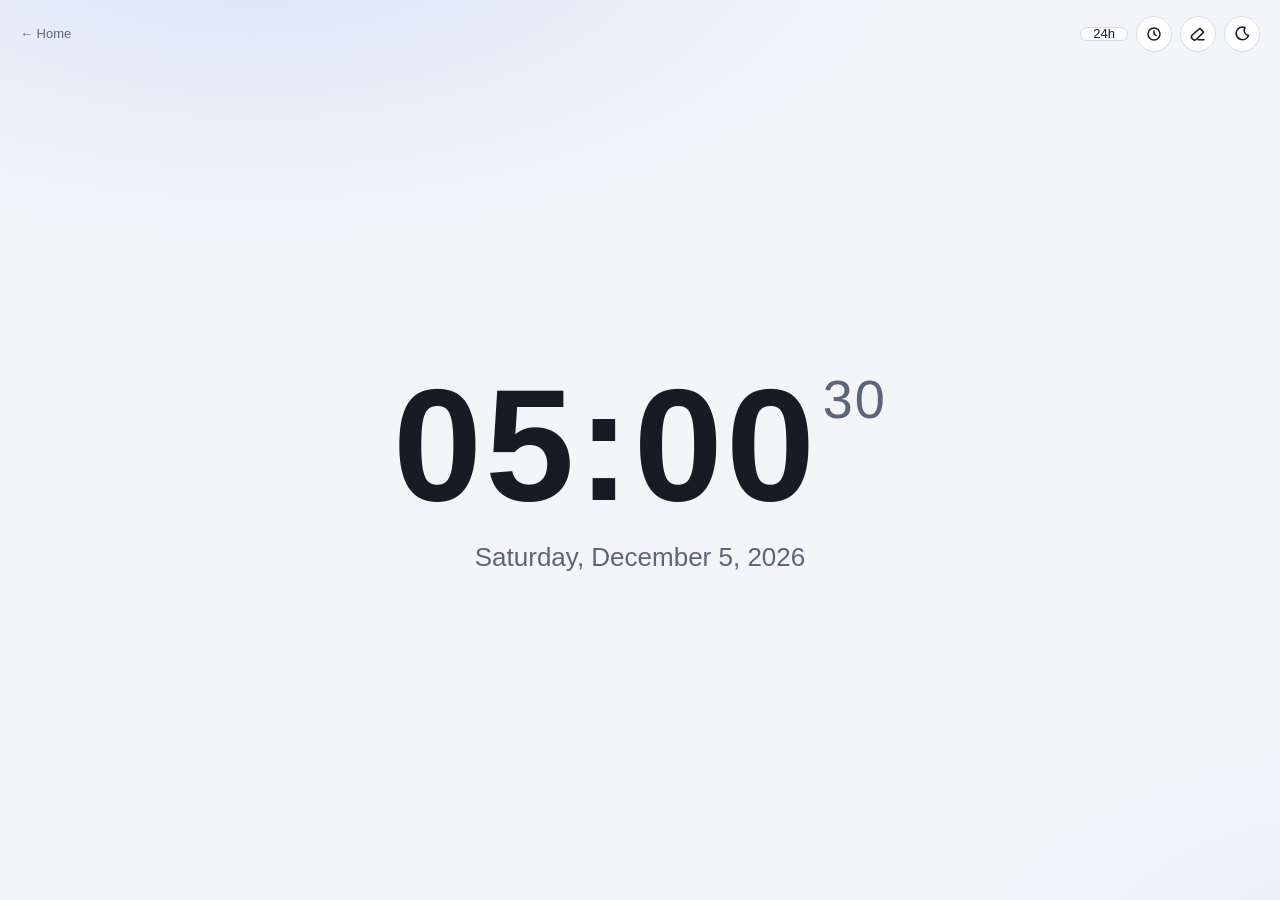
<file: tools/clock/index.html>
<!DOCTYPE html>
<html lang="en">
<head>
  <meta charset="UTF-8" />
  <meta name="viewport" content="width=device-width, initial-scale=1, viewport-fit=cover" />
  <title>Clock</title>
  <meta name="description" content="A full-screen live clock." />
  <meta name="referrer" content="no-referrer" />
  <link rel="icon" href="data:image/svg+xml,%3Csvg xmlns='http://www.w3.org/2000/svg' viewBox='0 0 16 16'%3E%3Crect width='16' height='16' rx='4' fill='%23171a21'/%3E%3Ccircle cx='8' cy='8' r='4.2' fill='none' stroke='%236ea8ff' stroke-width='1.5'/%3E%3Cpath d='M8 5.2V8l2 1.4' fill='none' stroke='%236ea8ff' stroke-width='1.4' stroke-linecap='round'/%3E%3C/svg%3E" />
  <style>
    :root { --bg:#0f1115; --text:#e8edf5; --muted:#8b95a8; --accent:#6ea8ff; --line:#2a3140; --clock:#e8edf5; --hand:#e8edf5; --sec:#fb7185; }
    * { box-sizing: border-box; }
    html, body { margin: 0; height: 100%; background: var(--bg); color: var(--text); font: 16px/1.4 -apple-system, BlinkMacSystemFont, "Segoe UI", sans-serif; }
    body {
      min-height: 100vh;
      display: flex;
      flex-direction: column;
      background: var(--clock-bg, var(--bg));
    }
    .bar {
      display: flex; justify-content: space-between; align-items: center;
      padding: 16px 20px; color: var(--muted); font-size: 13px;
    }
    .bar a { color: var(--muted); text-decoration: none; }
    .bar a:hover { color: var(--accent); }
    .bar button {
      appearance: none; background: var(--panel, transparent); border: 1px solid var(--line);
      color: var(--text); border-radius: 999px; padding: 6px 12px; cursor: pointer; font: inherit; font-size: 13px;
    }
    .stage { flex: 1; display: grid; place-items: center; padding: 24px 20px 48px; text-align: center; }
    .stage > div { display: flex; flex-direction: column; align-items: center; }
    .digital { display: inline-flex; align-items: flex-start; justify-content: center; gap: .28em; }
    .hm {
      font-variant-numeric: tabular-nums;
      font-weight: 560;
      letter-spacing: .02em;
      font-size: clamp(52px, 14vw, 160px);
      line-height: .95;
    }
    .subsec {
      display: flex;
      flex-direction: column;
      align-items: flex-start;
      padding-top: .18em;
      min-width: 2.6ch;
    }
    .secs {
      font-variant-numeric: tabular-nums;
      font-size: clamp(22px, 5.4vw, 54px);
      color: var(--muted);
      font-weight: 500;
      letter-spacing: .04em;
      line-height: 1;
    }
    .ampm {
      font-size: clamp(12px, 2vw, 18px);
      color: var(--muted);
      text-transform: lowercase;
      margin-top: .25em;
      min-height: 1.2em;
    }
    .date { margin: 18px 0 0; color: var(--muted); font-size: clamp(16px, 2.4vw, 26px); }
    .analog {
      width: min(72vw, 420px);
      height: auto;
      display: none;
      filter: drop-shadow(0 18px 40px rgba(0,0,0,.28));
    }
    body.is-analog .digital { display: none; }
    body.is-analog .analog { display: block; }
    .dial { fill: color-mix(in srgb, var(--panel, #171a21) 82%, transparent); stroke: var(--line); stroke-width: 3; }
    .tick { stroke: var(--muted); stroke-width: 2; stroke-linecap: round; }
    .tick.major { stroke: var(--text); stroke-width: 3; }
    .hand { stroke: var(--hand); stroke-linecap: round; }
    .hand.hour { stroke-width: 7; }
    .hand.min { stroke-width: 5; }
    .hand.sec { stroke: var(--sec); stroke-width: 2; }
    .cap { fill: var(--sec); }

    body[data-skin="0"] {
      --clock-bg:
        radial-gradient(1200px 600px at 20% -10%, #1d2a44 0%, transparent 55%),
        radial-gradient(900px 500px at 110% 110%, #1a2438 0%, transparent 50%),
        var(--bg);
    }
    html[data-theme="light"] body[data-skin="0"] {
      --clock-bg:
        radial-gradient(1200px 600px at 20% -10%, #d7e3f6 0%, transparent 55%),
        radial-gradient(900px 500px at 110% 110%, #e6edf8 0%, transparent 50%),
        var(--bg);
    }
    body[data-skin="1"] {
      --clock-bg:
        radial-gradient(900px 500px at 10% 0%, #7a2e12 0%, transparent 50%),
        linear-gradient(160deg, #1a0c08, #3b140c 55%, #0f1115);
      --accent: #ffb020; --sec: #ffb020;
    }
    html[data-theme="light"] body[data-skin="1"] {
      --clock-bg:
        radial-gradient(900px 500px at 10% 0%, #ffd7b0 0%, transparent 50%),
        linear-gradient(160deg, #fff4ea, #ffd0b0);
      --accent: #c2410c; --sec: #c2410c;
    }
    body[data-skin="2"] {
      --clock-bg:
        radial-gradient(800px 500px at 80% 10%, #14532d 0%, transparent 45%),
        linear-gradient(180deg, #052e16, #0f1115);
      --accent: #4ade80; --sec: #4ade80;
    }
    html[data-theme="light"] body[data-skin="2"] {
      --clock-bg:
        radial-gradient(800px 500px at 80% 10%, #bbf7d0 0%, transparent 45%),
        linear-gradient(180deg, #ecfdf3, #d1fae5);
      --accent: #15803d; --sec: #15803d;
    }
    body[data-skin="3"] {
      --clock-bg:
        radial-gradient(600px 400px at 20% 80%, #5b21b6 0%, transparent 50%),
        radial-gradient(700px 400px at 90% 10%, #0e7490 0%, transparent 46%),
        #0b1020;
      --accent: #c084fc; --sec: #67e8f9;
    }
    html[data-theme="light"] body[data-skin="3"] {
      --clock-bg:
        radial-gradient(600px 400px at 20% 80%, #e9d5ff 0%, transparent 50%),
        radial-gradient(700px 400px at 90% 10%, #a5f3fc 0%, transparent 46%),
        #eef4ff;
      --accent: #7c3aed; --sec: #0891b2;
    }
    body[data-skin="4"] {
      --clock-bg:
        repeating-linear-gradient(0deg, transparent 0 31px, rgba(110,168,255,.12) 31px 32px),
        repeating-linear-gradient(90deg, transparent 0 31px, rgba(110,168,255,.12) 31px 32px),
        #0c1220;
      --accent: #6ea8ff; --sec: #6ea8ff;
    }
    html[data-theme="light"] body[data-skin="4"] {
      --clock-bg:
        repeating-linear-gradient(0deg, transparent 0 31px, rgba(59,111,212,.12) 31px 32px),
        repeating-linear-gradient(90deg, transparent 0 31px, rgba(59,111,212,.12) 31px 32px),
        #f4f7fb;
      --accent: #3b6fd4; --sec: #3b6fd4;
    }
  </style>
  <link rel="stylesheet" href="../../shared/site.css" />
  <script src="../../shared/site.js"></script>
</head>
<body data-skin="0">
  <div class="bar">
    <a href="../../">← Home</a>
    <button type="button" id="fmt">24h</button>
    <button type="button" class="icon-btn" id="analog" aria-label="Analog clock" title="Analog clock">
      <svg xmlns="http://www.w3.org/2000/svg" width="18" height="18" viewBox="0 0 24 24" fill="none" stroke="currentColor" stroke-width="2" stroke-linecap="round"><circle cx="12" cy="12" r="8"/><path d="M12 8v4l3 2"/></svg>
    </button>
    <button type="button" class="icon-btn" id="skin" aria-label="Clock face" title="Clock face">
      <svg xmlns="http://www.w3.org/2000/svg" width="18" height="18" viewBox="0 0 24 24" fill="none" stroke="currentColor" stroke-width="2" stroke-linecap="round" stroke-linejoin="round"><path d="M14.5 4.5l5 5-9.2 9.2a4 4 0 0 1-5.7-5.7L14.5 4.5z"/><path d="M12 19.5h8"/></svg>
    </button>
  </div>
  <div class="stage">
    <div>
      <div class="digital" id="digital">
        <span class="hm" id="hm">00:00</span>
        <span class="subsec">
          <span class="secs" id="secs">00</span>
          <span class="ampm" id="ampm"></span>
        </span>
      </div>
      <svg class="analog" id="analogFace" viewBox="0 0 200 200" aria-hidden="true">
        <circle class="dial" cx="100" cy="100" r="96"/>
        <g id="ticks"></g>
        <line class="hand hour" id="hourHand" x1="100" y1="100" x2="100" y2="52"/>
        <line class="hand min" id="minHand" x1="100" y1="100" x2="100" y2="30"/>
        <line class="hand sec" id="secHand" x1="100" y1="112" x2="100" y2="22"/>
        <circle class="cap" cx="100" cy="100" r="5"/>
      </svg>
      <p class="date" id="date"></p>
    </div>
  </div>
  <script>
    (function () {
      const hmEl = document.getElementById("hm");
      const secsEl = document.getElementById("secs");
      const ampmEl = document.getElementById("ampm");
      const dateEl = document.getElementById("date");
      const fmtBtn = document.getElementById("fmt");
      const analogBtn = document.getElementById("analog");
      const skinBtn = document.getElementById("skin");
      const hourHand = document.getElementById("hourHand");
      const minHand = document.getElementById("minHand");
      const secHand = document.getElementById("secHand");
      let hour12 = localStorage.getItem("clock-12") === "1";
      let analog = localStorage.getItem("clock-analog") === "1";
      let skin = parseInt(localStorage.getItem("clock-skin") || "0", 10) || 0;
      if (skin < 0 || skin > 4) skin = 0;

      const ticks = document.getElementById("ticks");
      for (let i = 0; i < 60; i++) {
        const a = (i / 60) * Math.PI * 2;
        const inner = i % 5 === 0 ? 78 : 86;
        const line = document.createElementNS("http://www.w3.org/2000/svg", "line");
        line.setAttribute("class", "tick" + (i % 5 === 0 ? " major" : ""));
        line.setAttribute("x1", String(100 + Math.sin(a) * inner));
        line.setAttribute("y1", String(100 - Math.cos(a) * inner));
        line.setAttribute("x2", String(100 + Math.sin(a) * 92));
        line.setAttribute("y2", String(100 - Math.cos(a) * 92));
        ticks.appendChild(line);
      }

      function pad(n) { return String(n).padStart(2, "0"); }
      function setHand(el, deg) {
        el.setAttribute("transform", "rotate(" + deg + " 100 100)");
      }
      function applySkin() {
        document.body.setAttribute("data-skin", String(skin));
        localStorage.setItem("clock-skin", String(skin));
      }
      function applyAnalog() {
        document.body.classList.toggle("is-analog", analog);
        analogBtn.setAttribute("aria-pressed", analog ? "true" : "false");
        localStorage.setItem("clock-analog", analog ? "1" : "0");
      }

      function tick() {
        const now = new Date();
        let hours = now.getHours();
        const minutes = now.getMinutes();
        const seconds = now.getSeconds();
        const ms = now.getMilliseconds();
        if (hour12) {
          ampmEl.textContent = hours >= 12 ? "pm" : "am";
          hours = hours % 12 || 12;
          hmEl.textContent = hours + ":" + pad(minutes);
        } else {
          ampmEl.textContent = "";
          hmEl.textContent = pad(hours) + ":" + pad(minutes);
        }
        secsEl.textContent = pad(seconds);
        dateEl.textContent = now.toLocaleDateString(undefined, {
          weekday: "long",
          day: "numeric",
          month: "long",
          year: "numeric"
        });
        fmtBtn.textContent = hour12 ? "12h" : "24h";
        const s = seconds + ms / 1000;
        const m = minutes + s / 60;
        const h = (now.getHours() % 12) + m / 60;
        setHand(secHand, s * 6);
        setHand(minHand, m * 6);
        setHand(hourHand, h * 30);
      }

      fmtBtn.addEventListener("click", function () {
        hour12 = !hour12;
        localStorage.setItem("clock-12", hour12 ? "1" : "0");
        tick();
      });
      analogBtn.addEventListener("click", function () {
        analog = !analog;
        applyAnalog();
      });
      skinBtn.addEventListener("click", function () {
        skin = (skin + 1) % 5;
        applySkin();
      });

      applySkin();
      applyAnalog();
      tick();
      setInterval(tick, 50);
    })();
  </script>
</body>
</html>
</file>
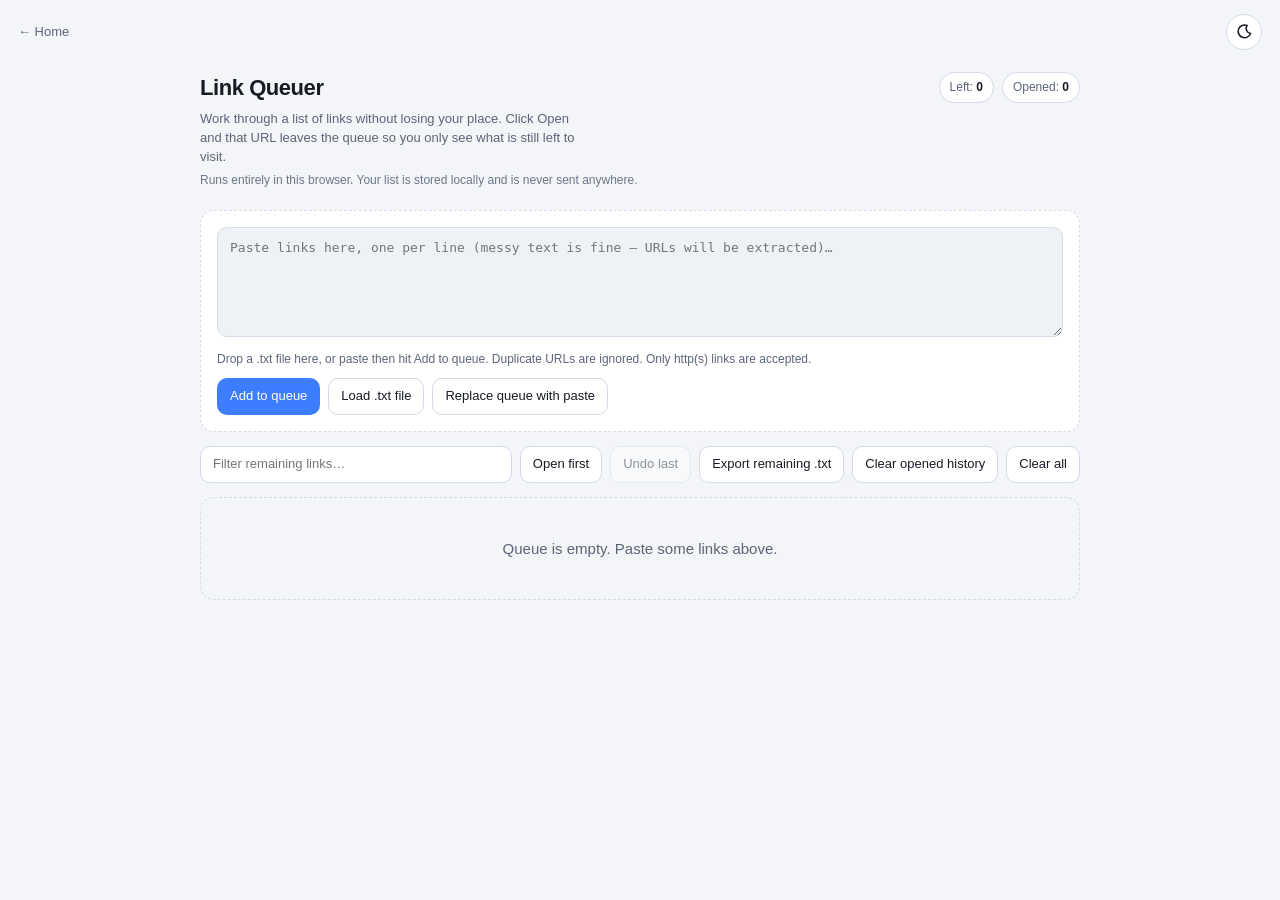
<file: tools/link-queuer/index.html>
<!DOCTYPE html>
<html lang="en">
<head>
  <meta charset="UTF-8" />
  <meta name="viewport" content="width=device-width, initial-scale=1, viewport-fit=cover" />
  <title>Link Queuer</title>
  <meta name="description" content="Paste a pile of links, open one, and it drops off the list. Nothing is uploaded." />
  <meta name="referrer" content="no-referrer" />
  <link rel="icon" href="data:image/svg+xml,%3Csvg xmlns='http://www.w3.org/2000/svg' viewBox='0 0 16 16'%3E%3Crect width='16' height='16' rx='4' fill='%23171a21'/%3E%3Cpath d='M3 5h10M3 8h10M3 11h6' stroke='%233dd68c' stroke-width='1.6' stroke-linecap='round'/%3E%3C/svg%3E" />
  <style>
    :root {
      --bg: #0f1115;
      --panel: #171a21;
      --panel-2: #1e232d;
      --line: #2a3140;
      --text: #e8edf5;
      --muted: #8b95a8;
      --accent: #6ea8ff;
      --accent-2: #3d7dff;
      --danger: #ff6b6b;
      --shadow: 0 10px 30px rgba(0,0,0,.35);
      --radius: 14px;
    }
    * { box-sizing: border-box; }
    html, body { margin: 0; padding: 0; background: var(--bg); color: var(--text); font: 15px/1.45 -apple-system, BlinkMacSystemFont, "Segoe UI", sans-serif; }
    body { min-height: 100vh; }
    .bar { display: flex; justify-content: space-between; align-items: center; padding: 14px 18px; }
    .bar a { color: var(--muted); text-decoration: none; font-size: 13px; }
    .bar a:hover { color: var(--accent); }
    .wrap { max-width: 920px; margin: 0 auto; padding: 8px 20px 80px; }
    header { display: flex; align-items: flex-start; justify-content: space-between; gap: 16px; margin-bottom: 20px; }
    h1 { font-size: 22px; margin: 0 0 6px; letter-spacing: -.02em; }
    .sub { color: var(--muted); font-size: 13px; max-width: 54ch; }
    .privacy { margin-top: 6px; font-size: 12px; color: #6d778a; }
    .stats { display: flex; gap: 8px; flex-wrap: wrap; }
    .pill { background: var(--panel); border: 1px solid var(--line); border-radius: 999px; padding: 6px 10px; font-size: 12px; color: var(--muted); }
    .pill b { color: var(--text); font-weight: 600; }
    .toolbar { display: flex; flex-wrap: wrap; gap: 8px; margin-bottom: 14px; }
    button, .file-btn, a.btn {
      appearance: none; border: 1px solid var(--line); background: var(--panel);
      color: var(--text); border-radius: 10px; padding: 8px 12px; cursor: pointer;
      font: inherit; font-size: 13px; text-decoration: none; display: inline-block;
    }
    button:hover, .file-btn:hover, a.btn:hover { border-color: #3a4560; background: var(--panel-2); }
    button.primary { background: var(--accent-2); border-color: transparent; color: #fff; }
    button.primary:hover { filter: brightness(1.08); }
    button.ghost, a.btn.ghost { background: transparent; }
    button:disabled { opacity: .45; cursor: not-allowed; }
    .search { flex: 1; min-width: 180px; }
    .search input {
      width: 100%; background: var(--panel); border: 1px solid var(--line); color: var(--text);
      border-radius: 10px; padding: 8px 12px; font: inherit; font-size: 13px;
    }
    .drop {
      border: 1.5px dashed var(--line); border-radius: var(--radius); padding: 16px;
      background: var(--panel); margin-bottom: 14px;
    }
    .drop.over { border-color: var(--accent); background: #1a2436; }
    textarea {
      width: 100%; min-height: 110px; resize: vertical; background: var(--panel-2);
      color: var(--text); border: 1px solid var(--line); border-radius: 10px;
      padding: 10px 12px; font: 13px/1.5 ui-monospace, SFMono-Regular, Menlo, monospace;
    }
    .hint { color: var(--muted); font-size: 12px; margin-top: 8px; }
    .list { display: flex; flex-direction: column; gap: 8px; }
    .item {
      display: grid; grid-template-columns: 1fr auto; gap: 10px; align-items: center;
      background: var(--panel); border: 1px solid var(--line); border-radius: 12px;
      padding: 10px 12px; box-shadow: var(--shadow);
    }
    .meta { min-width: 0; }
    .title { font-weight: 600; font-size: 14px; white-space: nowrap; overflow: hidden; text-overflow: ellipsis; }
    .url { color: var(--muted); font-size: 12px; white-space: nowrap; overflow: hidden; text-overflow: ellipsis; }
    .actions { display: flex; gap: 6px; flex-shrink: 0; }
    .actions button, .actions a.btn { padding: 7px 10px; }
    .open-btn { background: #1f3a2c; border-color: #2e5a43; color: #b6f0d0; }
    .open-btn:hover { background: #254737; }
    .keep-btn { color: var(--accent); }
    .skip-btn { color: var(--danger); }
    .empty { text-align: center; color: var(--muted); padding: 40px 10px; border: 1px dashed var(--line); border-radius: var(--radius); }
    .toast {
      position: fixed; bottom: 18px; left: 50%; transform: translateX(-50%);
      background: #222834; border: 1px solid var(--line); color: var(--text);
      padding: 10px 14px; border-radius: 999px; font-size: 13px; display: none;
      box-shadow: var(--shadow); z-index: 20; max-width: calc(100% - 24px);
    }
    .kbd { font-family: ui-monospace, SFMono-Regular, Menlo, monospace; font-size: 11px; background: #11151c; border: 1px solid var(--line); border-radius: 6px; padding: 1px 5px; color: var(--muted); }
    input[type="file"] { display: none; }
    @media (max-width: 640px) {
      .item { grid-template-columns: 1fr; }
      .actions { justify-content: flex-start; }
    }
  </style>
  <link rel="stylesheet" href="../../shared/site.css" />
  <script src="../../shared/site.js"></script>
</head>
<body>
  <div class="bar"><a id="homeLink" href="../../">← Home</a></div>
  <div class="wrap">
    <header>
      <div>
        <h1>Link Queuer</h1>
        <div class="sub">Work through a list of links without losing your place. Click Open and that URL leaves the queue so you only see what is still left to visit.</div>
        <div class="privacy">Runs entirely in this browser. Your list is stored locally and is never sent anywhere.</div>
      </div>
      <div class="stats">
        <div class="pill">Left: <b id="count">0</b></div>
        <div class="pill">Opened: <b id="opened">0</b></div>
      </div>
    </header>

    <div class="drop" id="drop">
      <textarea id="paste" placeholder="Paste links here, one per line (messy text is fine — URLs will be extracted)…"></textarea>
      <div class="hint">Drop a .txt file here, or paste then hit Add to queue. Duplicate URLs are ignored. Only http(s) links are accepted.</div>
      <div class="toolbar" style="margin:10px 0 0">
        <button class="primary" id="addBtn" type="button">Add to queue</button>
        <label class="file-btn">Load .txt file<input id="file" type="file" accept=".txt,.md,.csv,text/plain"></label>
        <button class="ghost" id="replaceBtn" type="button">Replace queue with paste</button>
      </div>
    </div>

    <div class="toolbar">
      <div class="search"><input id="filter" type="search" placeholder="Filter remaining links…" autocomplete="off"></div>
      <button id="openFirst" type="button">Open first</button>
      <button id="undoBtn" type="button" disabled>Undo last</button>
      <button id="exportBtn" type="button">Export remaining .txt</button>
      <button id="clearDone" type="button">Clear opened history</button>
      <button id="clearAll" type="button">Clear all</button>
    </div>

    <div class="list" id="list"></div>
    <div class="empty" id="empty" hidden>Queue is empty. Paste some links above.</div>
  </div>
  <div class="toast" id="toast" role="status"></div>

  <script>
    (function () {
      "use strict";

      const STORAGE_KEY = "link-queuer-v1";
      const MAX_ITEMS = 5000;
      const state = {
        items: [],
        undo: null,
        openedCount: 0
      };

      const $ = (id) => document.getElementById(id);
      const paste = $("paste");
      const listEl = $("list");
      const emptyEl = $("empty");
      const filterEl = $("filter");
      const drop = $("drop");

      function uid() {
        return Date.now().toString(36) + Math.random().toString(36).slice(2, 8);
      }

      function isSafeHttpUrl(value) {
        try {
          const u = new URL(value);
          return u.protocol === "http:" || u.protocol === "https:";
        } catch {
          return false;
        }
      }

      function cleanUrl(raw) {
        return String(raw).replace(/[.,;:!?)\]>]+$/g, "");
      }

      function extractUrls(text) {
        const found = [];
        const seen = new Set();
        const re = /https?:\/\/[^\s<>"'`)\]]+/gi;
        let match;
        while ((match = re.exec(String(text || "")))) {
          const url = cleanUrl(match[0]);
          if (!isSafeHttpUrl(url) || seen.has(url)) continue;
          seen.add(url);
          found.push(url);
        }
        if (!found.length) {
          String(text || "").split(/\r?\n/).forEach((line) => {
            const trimmed = line.trim();
            if (!isSafeHttpUrl(trimmed) || seen.has(trimmed)) return;
            seen.add(trimmed);
            found.push(trimmed);
          });
        }
        return found;
      }

      function titleFromUrl(url) {
        try {
          const u = new URL(url);
          const host = u.hostname.replace(/^www\./, "");
          let path = u.pathname;
          try { path = decodeURIComponent(path); } catch (_) {}
          path = path.replace(/\/+$/, "");
          const last = path.split("/").filter(Boolean).pop() || "";
          const pretty = last.replace(/[-_]+/g, " ").replace(/\.[a-z0-9]+$/i, "");
          return pretty ? host + " — " + pretty : host + (u.pathname || "/");
        } catch {
          return url;
        }
      }

      function load() {
        try {
          const raw = localStorage.getItem(STORAGE_KEY);
          if (!raw) return;
          const parsed = JSON.parse(raw);
          if (parsed && Array.isArray(parsed.items)) state.items = parsed.items.filter(validItem);
          if (parsed && Number.isFinite(parsed.openedCount) && parsed.openedCount >= 0) {
            state.openedCount = parsed.openedCount;
          }
          state.undo = parsed && parsed.undo && parsed.undo.id ? parsed.undo : null;
        } catch {
          state.items = [];
          state.undo = null;
          state.openedCount = 0;
        }
      }

      function validItem(item) {
        return item && typeof item.id === "string" && isSafeHttpUrl(item.url);
      }

      function save() {
        try {
          localStorage.setItem(STORAGE_KEY, JSON.stringify({
            items: state.items,
            openedCount: state.openedCount,
            undo: state.undo
          }));
        } catch {
          toast("Could not save locally (storage full or blocked)");
        }
      }

      function remaining() {
        return state.items.filter((item) => !item.done);
      }

      function toast(msg) {
        const el = $("toast");
        el.textContent = msg;
        el.style.display = "block";
        clearTimeout(toast._t);
        toast._t = setTimeout(function () { el.style.display = "none"; }, 2200);
      }

      function addUrls(urls, options) {
        const replace = options && options.replace;
        const existing = new Set(state.items.map((item) => item.url));
        const incoming = [];
        for (let i = 0; i < urls.length; i++) {
          const url = urls[i];
          if (!isSafeHttpUrl(url)) continue;
          if (!replace && existing.has(url)) continue;
          if (incoming.some((row) => row.url === url)) continue;
          incoming.push({
            id: uid(),
            url: url,
            title: titleFromUrl(url),
            done: false
          });
        }
        if (replace) {
          if (incoming.length + remaining().length > MAX_ITEMS && incoming.length > MAX_ITEMS) {
            incoming.length = MAX_ITEMS;
          }
          state.items = incoming;
          state.undo = null;
        } else {
          const room = Math.max(0, MAX_ITEMS - state.items.length);
          state.items.push.apply(state.items, incoming.slice(0, room));
          if (incoming.length > room) toast("Reached the " + MAX_ITEMS + " item cap");
        }
        save();
        render();
        toast(incoming.length
          ? ("Added " + incoming.length + (incoming.length === 1 ? " link" : " links"))
          : "Nothing new to add");
      }

      function openInNewTab(url) {
        const a = document.createElement("a");
        a.href = url;
        a.target = "_blank";
        a.rel = "noopener noreferrer";
        a.referrerPolicy = "no-referrer";
        document.body.appendChild(a);
        a.click();
        a.remove();
      }

      function openAndRemove(id) {
        const item = state.items.find((row) => row.id === id);
        if (!item || item.done) return;
        openInNewTab(item.url);
        markDone(item, "open");
      }

      function markDone(item, action) {
        state.undo = { id: item.id, prev: Object.assign({}, item), action: action };
        item.done = true;
        item.openedAt = Date.now();
        if (action === "open") state.openedCount += 1;
        if (action === "skip") item.skipped = true;
        save();
        render();
      }

      function skip(id) {
        const item = state.items.find((row) => row.id === id);
        if (!item || item.done) return;
        markDone(item, "skip");
      }

      function undo() {
        if (!state.undo) return;
        const item = state.items.find((row) => row.id === state.undo.id);
        if (item) Object.assign(item, state.undo.prev);
        if (state.undo.action === "open" && state.openedCount > 0) state.openedCount -= 1;
        state.undo = null;
        save();
        render();
        toast("Undid last change");
      }

      function exportTxt() {
        const text = remaining().map((item) => item.url).join("\n");
        const blob = new Blob([text ? text + "\n" : ""], { type: "text/plain" });
        const a = document.createElement("a");
        a.href = URL.createObjectURL(blob);
        a.download = "remaining-links.txt";
        document.body.appendChild(a);
        a.click();
        a.remove();
        URL.revokeObjectURL(a.href);
      }

      function render() {
        const query = filterEl.value.trim().toLowerCase();
        const items = remaining().filter(function (item) {
          if (!query) return true;
          return item.url.toLowerCase().includes(query) || String(item.title || "").toLowerCase().includes(query);
        });
        const left = remaining().length;
        $("count").textContent = String(left);
        $("opened").textContent = String(state.openedCount || 0);
        $("undoBtn").disabled = !state.undo;
        document.title = left ? ("Link Queuer (" + left + " left)") : "Link Queuer";

        listEl.textContent = "";
        emptyEl.hidden = left > 0;

        if (!items.length && left) {
          const none = document.createElement("div");
          none.className = "empty";
          none.textContent = "No matches for “" + filterEl.value + "”";
          listEl.appendChild(none);
          return;
        }

        items.forEach(function (item, idx) {
          const el = document.createElement("div");
          el.className = "item";

          const meta = document.createElement("div");
          meta.className = "meta";
          const title = document.createElement("div");
          title.className = "title";
          if (idx === 0 && !query) {
            const kbd = document.createElement("span");
            kbd.className = "kbd";
            kbd.textContent = "↩";
            title.append(kbd, document.createTextNode(" "));
          }
          title.append(document.createTextNode(item.title || item.url));
          const url = document.createElement("div");
          url.className = "url";
          url.textContent = item.url;
          meta.append(title, url);

          const actions = document.createElement("div");
          actions.className = "actions";

          const openBtn = document.createElement("a");
          openBtn.className = "btn open-btn";
          openBtn.href = item.url;
          openBtn.target = "_blank";
          openBtn.rel = "noopener noreferrer";
          openBtn.referrerPolicy = "no-referrer";
          openBtn.title = "Open and remove from list";
          openBtn.textContent = "Open";
          openBtn.addEventListener("click", function () { markDone(item, "open"); });

          const keepBtn = document.createElement("a");
          keepBtn.className = "btn keep-btn ghost";
          keepBtn.href = item.url;
          keepBtn.target = "_blank";
          keepBtn.rel = "noopener noreferrer";
          keepBtn.referrerPolicy = "no-referrer";
          keepBtn.title = "Open but keep in list";
          keepBtn.textContent = "Keep";

          const skipBtn = document.createElement("button");
          skipBtn.className = "skip-btn ghost";
          skipBtn.type = "button";
          skipBtn.title = "Remove without opening";
          skipBtn.textContent = "Skip";
          skipBtn.addEventListener("click", function () { skip(item.id); });

          actions.append(openBtn, keepBtn, skipBtn);
          el.append(meta, actions);
          listEl.appendChild(el);
        });
      }

      $("addBtn").addEventListener("click", function () {
        addUrls(extractUrls(paste.value));
        paste.value = "";
      });

      $("replaceBtn").addEventListener("click", function () {
        const urls = extractUrls(paste.value);
        if (!urls.length) return toast("Paste some links first");
        if (remaining().length && !window.confirm("Replace the current queue?")) return;
        addUrls(urls, { replace: true });
        paste.value = "";
      });

      $("file").addEventListener("change", function (event) {
        const file = event.target.files && event.target.files[0];
        event.target.value = "";
        if (!file) return;
        file.text().then(function (text) {
          addUrls(extractUrls(text));
        }).catch(function () {
          toast("Could not read that file");
        });
      });

      $("openFirst").addEventListener("click", function () {
        const first = remaining()[0];
        if (first) openAndRemove(first.id);
      });
      $("undoBtn").addEventListener("click", undo);
      $("exportBtn").addEventListener("click", exportTxt);
      $("clearDone").addEventListener("click", function () {
        state.openedCount = 0;
        state.items = remaining();
        state.undo = null;
        save();
        render();
      });
      $("clearAll").addEventListener("click", function () {
        if (!state.items.length) return;
        if (!window.confirm("Clear the entire queue?")) return;
        state.items = [];
        state.undo = null;
        save();
        render();
      });
      filterEl.addEventListener("input", render);

      ["dragenter", "dragover"].forEach(function (name) {
        drop.addEventListener(name, function (event) {
          event.preventDefault();
          drop.classList.add("over");
        });
      });
      ["dragleave", "drop"].forEach(function (name) {
        drop.addEventListener(name, function (event) {
          event.preventDefault();
          drop.classList.remove("over");
        });
      });
      drop.addEventListener("drop", function (event) {
        const file = event.dataTransfer && event.dataTransfer.files && event.dataTransfer.files[0];
        if (file) {
          file.text().then(function (text) { addUrls(extractUrls(text)); }).catch(function () {
            toast("Could not read that file");
          });
          return;
        }
        const text = event.dataTransfer ? event.dataTransfer.getData("text") : "";
        if (text) addUrls(extractUrls(text));
      });

      document.addEventListener("keydown", function (event) {
        if (event.target.closest("textarea, input")) return;
        if ((event.metaKey || event.ctrlKey) && event.key.toLowerCase() === "z") {
          event.preventDefault();
          undo();
        }
        if (event.key === "Enter" && !event.metaKey && !event.ctrlKey && !event.altKey) {
          const first = remaining()[0];
          if (first && !filterEl.value) openAndRemove(first.id);
        }
      });

      load();
      render();
    })();
  </script>
</body>
</html>
</file>
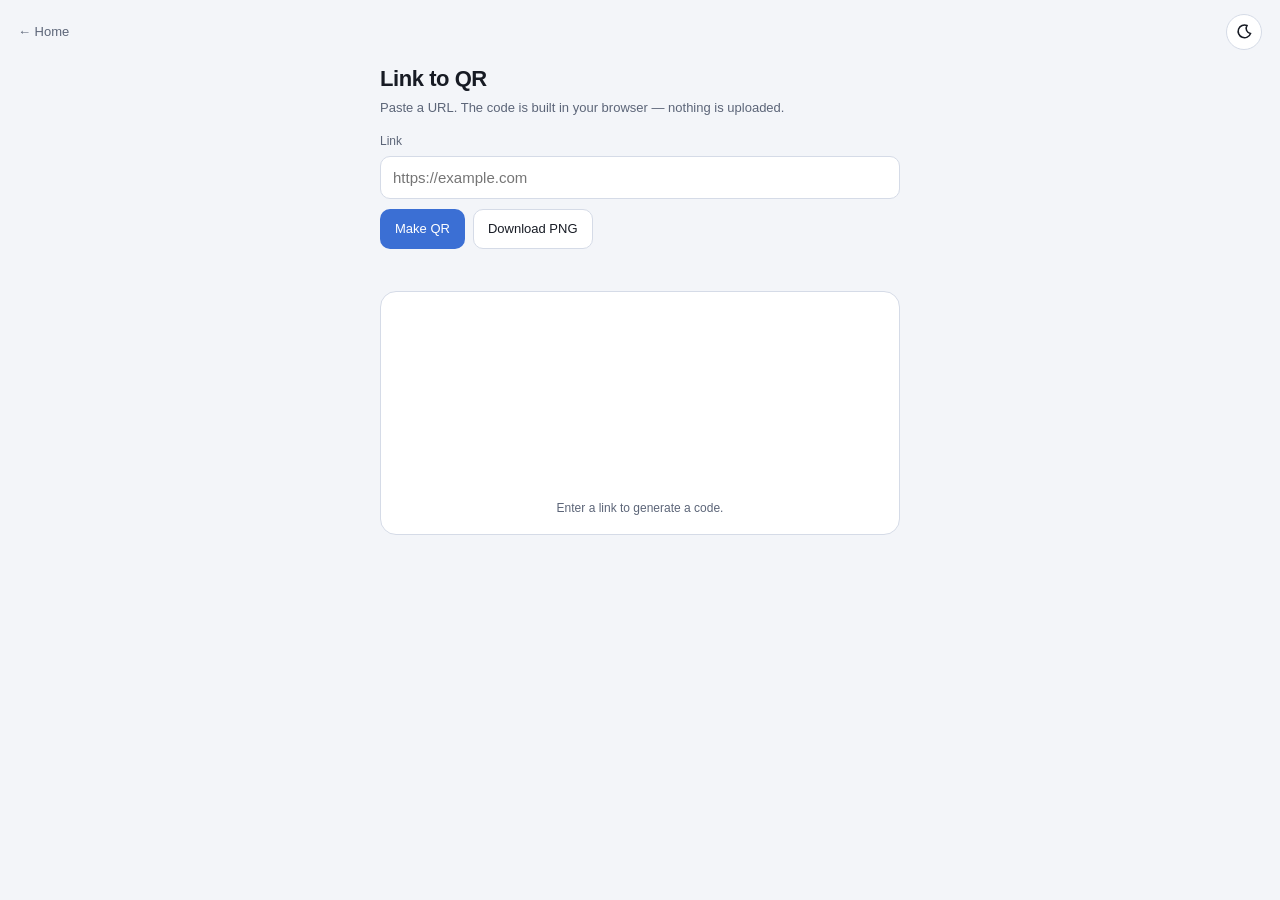
<file: tools/link-to-qr/index.html>
<!DOCTYPE html>
<html lang="en">
<head>
  <meta charset="UTF-8" />
  <meta name="viewport" content="width=device-width, initial-scale=1, viewport-fit=cover" />
  <title>Link to QR</title>
  <meta name="description" content="Turn a link into a QR code. Stays on this device." />
  <meta name="referrer" content="no-referrer" />
  <link rel="icon" href="data:image/svg+xml,%3Csvg xmlns='http://www.w3.org/2000/svg' viewBox='0 0 16 16'%3E%3Crect width='16' height='16' rx='4' fill='%23171a21'/%3E%3Crect x='3' y='3' width='4' height='4' fill='%236ea8ff'/%3E%3Crect x='9' y='3' width='4' height='4' fill='%236ea8ff'/%3E%3Crect x='3' y='9' width='4' height='4' fill='%236ea8ff'/%3E%3Crect x='10' y='10' width='2' height='2' fill='%236ea8ff'/%3E%3C/svg%3E" />
  <link rel="stylesheet" href="../../shared/site.css" />
  <script src="../../shared/site.js"></script>
  <script src="../../shared/qrcode.min.js"></script>
  <style>
    :root { --bg:#0f1115; --panel:#171a21; --line:#2a3140; --text:#e8edf5; --muted:#8b95a8; --accent:#6ea8ff; }
    * { box-sizing: border-box; }
    html, body { margin: 0; background: var(--bg); color: var(--text); font: 15px/1.4 -apple-system, BlinkMacSystemFont, "Segoe UI", sans-serif; }
    .bar { display: flex; justify-content: space-between; align-items: center; padding: 14px 18px; padding-left: max(18px, env(safe-area-inset-left)); }
    .bar a { color: var(--muted); text-decoration: none; font-size: 13px; }
    .bar a:hover { color: var(--accent); }
    .wrap { width: min(520px, calc(100% - 24px)); margin: 0 auto 48px; }
    h1 { font-size: 22px; margin: 0 0 4px; letter-spacing: -.02em; }
    .sub { color: var(--muted); font-size: 13px; margin: 0 0 16px; }
    label { display: block; font-size: 12px; color: var(--muted); margin-bottom: 6px; }
    input[type="url"], textarea {
      width: 100%; background: var(--panel); border: 1px solid var(--line); color: var(--text);
      border-radius: 10px; padding: 10px 12px; font: inherit; font-size: 15px;
    }
    .row { display: flex; gap: 8px; margin-top: 10px; flex-wrap: wrap; }
    button {
      appearance: none; background: var(--panel); border: 1px solid var(--line); color: var(--text);
      border-radius: 10px; padding: 10px 14px; cursor: pointer; font: inherit; font-size: 13px;
    }
    button.primary { background: var(--accent); border-color: transparent; color: #fff; }
    .card {
      margin-top: 18px; background: var(--panel); border: 1px solid var(--line); border-radius: 16px;
      padding: 18px; text-align: center;
    }
    #qrbox {
      display: grid; place-items: center; min-height: 180px;
      background: #fff; border-radius: 12px; padding: 16px; margin: 0 auto;
      width: min(280px, 100%);
    }
    #qrbox img, #qrbox canvas { width: 100%; height: auto; image-rendering: pixelated; }
    .hint { color: var(--muted); font-size: 12px; margin: 10px 0 0; }
    .err { color: #e11d48; font-size: 13px; margin-top: 8px; min-height: 1.2em; }
  </style>
</head>
<body>
  <div class="bar"><a href="../../">← Home</a></div>
  <div class="wrap">
    <h1>Link to QR</h1>
    <p class="sub">Paste a URL. The code is built in your browser — nothing is uploaded.</p>
    <label for="url">Link</label>
    <input id="url" type="url" inputmode="url" autocomplete="off" placeholder="https://example.com" />
    <div class="row">
      <button type="button" class="primary" id="make">Make QR</button>
      <button type="button" id="dl">Download PNG</button>
    </div>
    <p class="err" id="err"></p>
    <div class="card">
      <div id="qrbox"></div>
      <p class="hint" id="hint">Enter a link to generate a code.</p>
    </div>
  </div>
  <script>
    (function () {
      const input = document.getElementById("url");
      const box = document.getElementById("qrbox");
      const err = document.getElementById("err");
      const hint = document.getElementById("hint");
      let lastUrl = "";

      function normalize(raw) {
        const t = String(raw || "").trim();
        if (!t) return "";
        if (/^[a-z][a-z0-9+.-]*:/i.test(t)) return t;
        return "https://" + t;
      }

      function draw(url) {
        err.textContent = "";
        if (!url) { err.textContent = "Add a link first."; return; }
        if (typeof qrcode !== "function") { err.textContent = "QR library failed to load."; return; }
        if (qrcode.stringToBytesFuncs && qrcode.stringToBytesFuncs["UTF-8"]) {
          qrcode.stringToBytes = qrcode.stringToBytesFuncs["UTF-8"];
        }
        try {
          const qr = qrcode(0, "M");
          qr.addData(url);
          qr.make();
          const size = qr.getModuleCount();
          const scale = Math.max(6, Math.floor(280 / (size + 8)));
          const canvas = document.createElement("canvas");
          canvas.width = (size + 8) * scale;
          canvas.height = canvas.width;
          const ctx = canvas.getContext("2d");
          ctx.fillStyle = "#fff";
          ctx.fillRect(0, 0, canvas.width, canvas.height);
          ctx.fillStyle = "#111";
          for (let r = 0; r < size; r++) for (let c = 0; c < size; c++) {
            if (qr.isDark(r, c)) ctx.fillRect((c + 4) * scale, (r + 4) * scale, scale, scale);
          }
          box.textContent = "";
          box.appendChild(canvas);
          lastUrl = url;
          hint.textContent = url;
        } catch (e) {
          err.textContent = "Couldn’t build a code for that text.";
        }
      }

      document.getElementById("make").onclick = function () { draw(normalize(input.value)); };
      input.addEventListener("keydown", function (e) {
        if (e.key === "Enter") { e.preventDefault(); draw(normalize(input.value)); }
      });
      document.getElementById("dl").onclick = function () {
        const canvas = box.querySelector("canvas");
        if (!canvas) { err.textContent = "Make a QR first."; return; }
        const a = document.createElement("a");
        a.href = canvas.toDataURL("image/png");
        a.download = "qr.png";
        a.click();
      };
    })();
  </script>
</body>
</html>
</file>
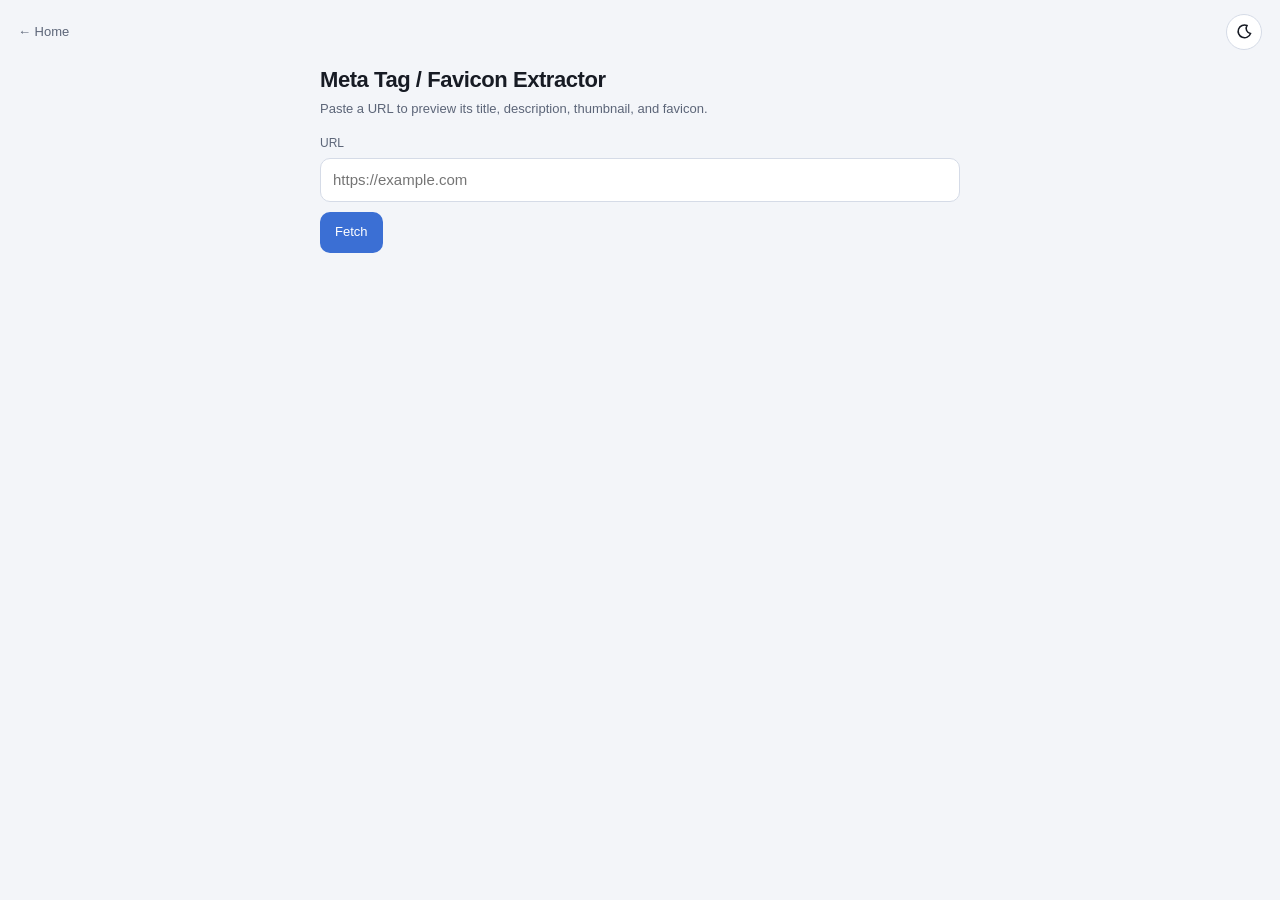
<file: tools/meta-extractor/index.html>
<!DOCTYPE html>
<html lang="en">
<head>
  <meta charset="UTF-8" />
  <meta name="viewport" content="width=device-width, initial-scale=1, viewport-fit=cover" />
  <title>Meta Tag / Favicon Extractor</title>
  <meta name="description" content="Fetch a page title, description, thumbnail, and favicon from any URL." />
  <meta name="referrer" content="no-referrer" />
  <link rel="icon" href="data:image/svg+xml,%3Csvg xmlns='http://www.w3.org/2000/svg' viewBox='0 0 16 16'%3E%3Crect width='16' height='16' rx='4' fill='%23171a21'/%3E%3Crect x='3' y='3' width='10' height='7' rx='1' fill='none' stroke='%236ea8ff' stroke-width='1.4'/%3E%3Ccircle cx='8' cy='12' r='1.2' fill='%236ea8ff'/%3E%3C/svg%3E" />
  <link rel="stylesheet" href="../../shared/site.css" />
  <script src="../../shared/site.js"></script>
  <style>
    :root { --bg:#0f1115; --panel:#171a21; --line:#2a3140; --text:#e8edf5; --muted:#8b95a8; --accent:#6ea8ff; }
    * { box-sizing: border-box; }
    html, body { margin: 0; background: var(--bg); color: var(--text); font: 15px/1.45 -apple-system, BlinkMacSystemFont, "Segoe UI", sans-serif; }
    .bar { display: flex; justify-content: space-between; align-items: center; padding: 14px 18px; }
    .bar a { color: var(--muted); text-decoration: none; font-size: 13px; }
    .bar a:hover { color: var(--accent); }
    .wrap { width: min(640px, calc(100% - 24px)); margin: 0 auto 48px; }
    h1 { font-size: 22px; margin: 0 0 4px; letter-spacing: -.02em; }
    .sub { color: var(--muted); font-size: 13px; margin: 0 0 16px; }
    label { display: block; font-size: 12px; color: var(--muted); margin-bottom: 6px; }
    input {
      width: 100%; background: var(--panel); border: 1px solid var(--line); color: var(--text);
      border-radius: 10px; padding: 10px 12px; font: inherit; font-size: 15px;
    }
    .row { display: flex; gap: 8px; margin-top: 10px; flex-wrap: wrap; }
    button {
      appearance: none; background: var(--panel); border: 1px solid var(--line); color: var(--text);
      border-radius: 10px; padding: 10px 14px; cursor: pointer; font: inherit; font-size: 13px;
    }
    button.primary { background: var(--accent); border-color: transparent; color: #fff; }
    button:disabled { opacity: .5; cursor: wait; }
    .err { color: #e11d48; font-size: 13px; margin-top: 8px; min-height: 1.2em; }
    .card {
      margin-top: 18px; background: var(--panel); border: 1px solid var(--line); border-radius: 16px;
      overflow: hidden; display: none;
    }
    .card.show { display: block; }
    .thumb { width: 100%; aspect-ratio: 16/8; object-fit: cover; background: var(--cell); display: block; }
    .thumb.empty { display: none; }
    .body { padding: 16px 18px 18px; }
    .title-row { display: flex; gap: 12px; align-items: flex-start; }
    .favicon { width: 32px; height: 32px; border-radius: 6px; background: var(--cell); object-fit: contain; flex-shrink: 0; }
    h2 { margin: 0 0 4px; font-size: 18px; }
    .desc { margin: 0; color: var(--muted); font-size: 14px; }
    .meta { margin-top: 12px; display: grid; gap: 8px; }
    .meta div { background: var(--panel-2, var(--bg)); border-radius: 8px; padding: 8px 10px; }
    .meta span { display: block; font-size: 11px; color: var(--muted); text-transform: uppercase; letter-spacing: .06em; }
    .meta p { margin: 4px 0 0; font-size: 13px; word-break: break-word; }
  </style>
</head>
<body>
  <div class="bar"><a href="../../">← Home</a></div>
  <div class="wrap">
    <h1>Meta Tag / Favicon Extractor</h1>
    <p class="sub">Paste a URL to preview its title, description, thumbnail, and favicon.</p>
    <label for="url">URL</label>
    <input id="url" type="url" inputmode="url" autocomplete="off" placeholder="https://example.com" />
    <div class="row">
      <button type="button" class="primary" id="go">Fetch</button>
    </div>
    <p class="err" id="err"></p>
    <article class="card" id="card">
      <img class="thumb empty" id="thumb" alt="" />
      <div class="body">
        <div class="title-row">
          <img class="favicon" id="fav" alt="" />
          <div>
            <h2 id="title">Title</h2>
            <p class="desc" id="desc"></p>
          </div>
        </div>
        <div class="meta">
          <div><span>Title</span><p id="title2"></p></div>
          <div><span>Description</span><p id="desc2"></p></div>
          <div><span>Favicon</span><p id="favurl"></p></div>
          <div><span>Image</span><p id="imgurl"></p></div>
        </div>
      </div>
    </article>
  </div>
  <script>
    (function () {
      const input = document.getElementById("url");
      const err = document.getElementById("err");
      const card = document.getElementById("card");
      const go = document.getElementById("go");

      function normalize(raw) {
        const t = String(raw || "").trim();
        if (!t) return "";
        if (/^[a-z][a-z0-9+.-]*:/i.test(t)) return t;
        return "https://" + t;
      }
      function hostOf(u) {
        try { return new URL(u).hostname; } catch (e) { return ""; }
      }
      function attr(el, name) {
        return (el.getAttribute(name) || "").trim();
      }
      function abs(base, href) {
        if (!href) return "";
        try { return new URL(href, base).href; } catch (e) { return href; }
      }
      function favFallback(u) {
        const h = hostOf(u);
        return h ? "https://www.google.com/s2/favicons?sz=128&domain=" + encodeURIComponent(h) : "";
      }

      async function fromMicrolink(url) {
        const res = await fetch("https://api.microlink.io?url=" + encodeURIComponent(url));
        if (!res.ok) throw new Error("microlink " + res.status);
        const j = await res.json();
        if (j.status !== "success" || !j.data) throw new Error("microlink");
        const d = j.data;
        return {
          title: d.title || hostOf(url),
          description: d.description || "",
          image: (d.image && d.image.url) || "",
          favicon: (d.logo && d.logo.url) || favFallback(url)
        };
      }

      function parseHtml(url, html) {
        const doc = new DOMParser().parseFromString(html, "text/html");
        const metas = Array.from(doc.querySelectorAll("meta"));
        function meta(keys) {
          for (let i = 0; i < keys.length; i++) {
            const key = keys[i];
            const el = metas.find(function (m) {
              return (attr(m, "property") || attr(m, "name") || "").toLowerCase() === key;
            });
            if (el && attr(el, "content")) return attr(el, "content");
          }
          return "";
        }
        const icon = doc.querySelector('link[rel="icon"], link[rel="shortcut icon"], link[rel="apple-touch-icon"]');
        return {
          title: (doc.querySelector("title") && doc.querySelector("title").textContent.trim()) || meta(["og:title", "twitter:title"]) || hostOf(url),
          description: meta(["og:description", "description", "twitter:description"]),
          image: abs(url, meta(["og:image", "twitter:image"])),
          favicon: abs(url, icon ? attr(icon, "href") : "") || favFallback(url)
        };
      }

      async function fromHtml(url) {
        const proxies = [
          "https://api.allorigins.win/raw?url=" + encodeURIComponent(url),
          "https://corsproxy.io/?" + encodeURIComponent(url)
        ];
        let last = null;
        for (let i = 0; i < proxies.length; i++) {
          try {
            const res = await fetch(proxies[i]);
            if (!res.ok) throw new Error("proxy " + res.status);
            const html = await res.text();
            return parseHtml(url, html);
          } catch (e) { last = e; }
        }
        throw last || new Error("proxy");
      }

      function paint(data) {
        document.getElementById("title").textContent = data.title || "Untitled";
        document.getElementById("title2").textContent = data.title || "—";
        document.getElementById("desc").textContent = data.description || "";
        document.getElementById("desc2").textContent = data.description || "—";
        document.getElementById("favurl").textContent = data.favicon || "—";
        document.getElementById("imgurl").textContent = data.image || "—";
        const fav = document.getElementById("fav");
        fav.src = data.favicon || "";
        fav.style.display = data.favicon ? "block" : "none";
        const thumb = document.getElementById("thumb");
        if (data.image) {
          thumb.src = data.image;
          thumb.classList.remove("empty");
        } else {
          thumb.removeAttribute("src");
          thumb.classList.add("empty");
        }
        card.classList.add("show");
      }

      async function run() {
        err.textContent = "";
        const url = normalize(input.value);
        if (!url) { err.textContent = "Add a URL first."; return; }
        go.disabled = true;
        try {
          let data;
          try { data = await fromMicrolink(url); }
          catch (e) { data = await fromHtml(url); }
          paint(data);
        } catch (e) {
          err.textContent = "Couldn’t read that page. Some sites block lookups.";
          card.classList.remove("show");
        }
        go.disabled = false;
      }

      go.onclick = run;
      input.addEventListener("keydown", function (e) {
        if (e.key === "Enter") { e.preventDefault(); run(); }
      });
    })();
  </script>
</body>
</html>
</file>
<file: shared/site.css>
html[data-theme="dark"] {
  --bg: #0f1115;
  --panel: #171a21;
  --panel-2: #1e232d;
  --line: #2a3140;
  --line-hover: #3d4c68;
  --text: #e8edf5;
  --muted: #8b95a8;
  --accent: #6ea8ff;
  --shadow: 0 10px 30px rgba(0,0,0,.35);
  --cell: #12151c;
  --cell-2: #232833;
  --cell-win: #1c2a22;
  --pad-ring: #0b0d11;
  --key: #2a3140;
  --key-bad: #12151c;
  --bad: #232833;
  --calc-bg: #202124;
  --calc-key: #3c4043;
  --calc-fn: #5f6368;
  --calc-op: #8ab4f8;
  --calc-eq: #8ab4f8;
  --calc-ink: #e8eaed;
  --calc-muted: #9aa0a6;
  --calc-desk: #17181b;
  color-scheme: dark;
}
html[data-theme="light"] {
  --bg: #f3f5f9;
  --panel: #ffffff;
  --panel-2: #eef1f6;
  --line: #d5dbe7;
  --line-hover: #b7c0d0;
  --text: #171b24;
  --muted: #5c6578;
  --accent: #3b6fd4;
  --shadow: 0 10px 28px rgba(24, 34, 55, .08);
  --cell: #e8edf5;
  --cell-2: #d7deea;
  --cell-win: #c8f0d8;
  --pad-ring: #d5dbe7;
  --key: #e2e6ee;
  --key-bad: #9aa3b4;
  --bad: #9aa3b4;
  --calc-bg: #ffffff;
  --calc-key: #f1f3f4;
  --calc-fn: #e8eaed;
  --calc-op: #1a73e8;
  --calc-eq: #1a73e8;
  --calc-ink: #202124;
  --calc-muted: #5f6368;
  --calc-desk: #e8eaed;
  color-scheme: light;
}
html {
  -webkit-text-size-adjust: 100%;
  text-size-adjust: 100%;
}
html, body { min-height: 100dvh; }
body { overflow-x: hidden; }
body.game-page { padding-bottom: 72px; }
.icon-btn,
.bar button.icon-btn,
.bar-end button.icon-btn,
header .icon-btn {
  appearance: none !important;
  box-sizing: border-box;
  width: 36px !important;
  height: 36px !important;
  min-width: 36px !important;
  min-height: 36px !important;
  max-width: 36px;
  max-height: 36px;
  padding: 0 !important;
  margin: 0;
  display: flex !important;
  align-items: center !important;
  justify-content: center !important;
  line-height: 0 !important;
  font-size: 0 !important;
  border-radius: 999px !important;
  border: 1px solid var(--line);
  background: var(--panel);
  color: var(--text);
  cursor: pointer;
  flex-shrink: 0;
  overflow: hidden;
}
.icon-btn:hover,
.bar button.icon-btn:hover { border-color: var(--accent); color: var(--accent); }
.icon-btn svg,
.bar button.icon-btn svg {
  width: 18px !important;
  height: 18px !important;
  display: block !important;
  margin: 0 auto !important;
  flex: none;
  pointer-events: none;
}
.bar { gap: 8px; }
.bar-end {
  display: flex;
  gap: 8px;
  align-items: center;
  margin-left: auto;
  line-height: 0;
}
.panic-btn {
  position: fixed;
  z-index: 10000;
  right: max(14px, env(safe-area-inset-right));
  bottom: max(14px, env(safe-area-inset-bottom));
  width: 46px;
  height: 46px;
  border: 0;
  border-radius: 50%;
  background: #e11d48;
  color: #fff;
  font: 800 22px/1 -apple-system, BlinkMacSystemFont, "Segoe UI", sans-serif;
  cursor: pointer;
  box-shadow: 0 8px 20px rgba(225, 29, 72, .4);
}
.panic-btn:hover { filter: brightness(1.08); }
.cover {
  position: fixed;
  inset: 0;
  z-index: 9998;
  display: none;
  align-items: center;
  justify-content: center;
  padding: 20px;
  background: var(--calc-desk);
}
.cover.show { display: flex; }
.cover .calc {
  width: min(420px, calc(100vw - 40px));
  height: min(640px, calc(100vh - 40px));
  background: var(--calc-bg);
  color: var(--calc-ink);
  border-radius: 8px;
  box-shadow: 0 1px 3px rgba(0,0,0,.16), 0 24px 48px rgba(0,0,0,.18);
  display: flex;
  flex-direction: column;
  overflow: hidden;
  font-family: Arial, Helvetica, sans-serif;
}
.cover.sci .calc {
  width: min(560px, calc(100vw - 40px));
  height: min(700px, calc(100vh - 40px));
}
.cover .calc-bar {
  display: flex;
  align-items: center;
  justify-content: space-between;
  padding: 12px 14px 0;
  gap: 10px;
}
.cover .calc-bar span {
  font-size: 16px;
  font-weight: 500;
}
.cover .calc-bar button {
  appearance: none;
  border: 1px solid var(--line);
  background: transparent;
  color: var(--calc-ink);
  border-radius: 4px;
  padding: 6px 10px;
  cursor: pointer;
  font: 13px Arial, sans-serif;
}
.cover .calc-top {
  padding: 8px 18px 10px;
  text-align: right;
  min-height: 96px;
  display: flex;
  flex-direction: column;
  justify-content: flex-end;
}
.cover .calc-sub {
  color: var(--calc-muted);
  font-size: 14px;
  min-height: 1.2em;
}
.cover .calc-top #calcDisp {
  font-size: clamp(36px, 6vh, 48px);
  font-weight: 400;
  font-variant-numeric: tabular-nums;
  word-break: break-all;
  line-height: 1.15;
}
.cover .calc-pad {
  flex: 1;
  display: grid;
  grid-template-columns: repeat(4, 1fr);
  grid-auto-rows: 1fr;
  gap: 8px;
  padding: 8px 12px 14px;
  min-height: 0;
}
.cover.sci .calc-pad { grid-template-columns: repeat(5, 1fr); }
.cover .calc-pad .sci { display: none; }
.cover.sci .calc-pad .sci { display: block; }
.cover .calc-pad button {
  appearance: none;
  border: 0;
  width: 100%;
  height: 100%;
  border-radius: 4px;
  background: var(--calc-key);
  color: var(--calc-ink);
  font-size: clamp(16px, 2.4vh, 22px);
  cursor: pointer;
  font-family: Arial, Helvetica, sans-serif;
}
.cover .calc-pad button.fn { background: var(--calc-fn); font-size: clamp(13px, 2vh, 16px); }
.cover .calc-pad button.op,
.cover .calc-pad button.eq {
  background: var(--calc-op);
  color: #fff;
}
html[data-theme="dark"] .cover .calc-pad button.op,
html[data-theme="dark"] .cover .calc-pad button.eq { color: #202124; }
.cover .calc-pad button:hover { filter: brightness(1.06); }
.cover .calc-pad button:active { filter: brightness(.94); }
@media (max-width: 520px) {
  h1 { font-size: clamp(20px, 6vw, 28px); }
  .hud { flex-wrap: wrap; }
  .stat { min-width: calc(50% - 8px); }
}
</file>
